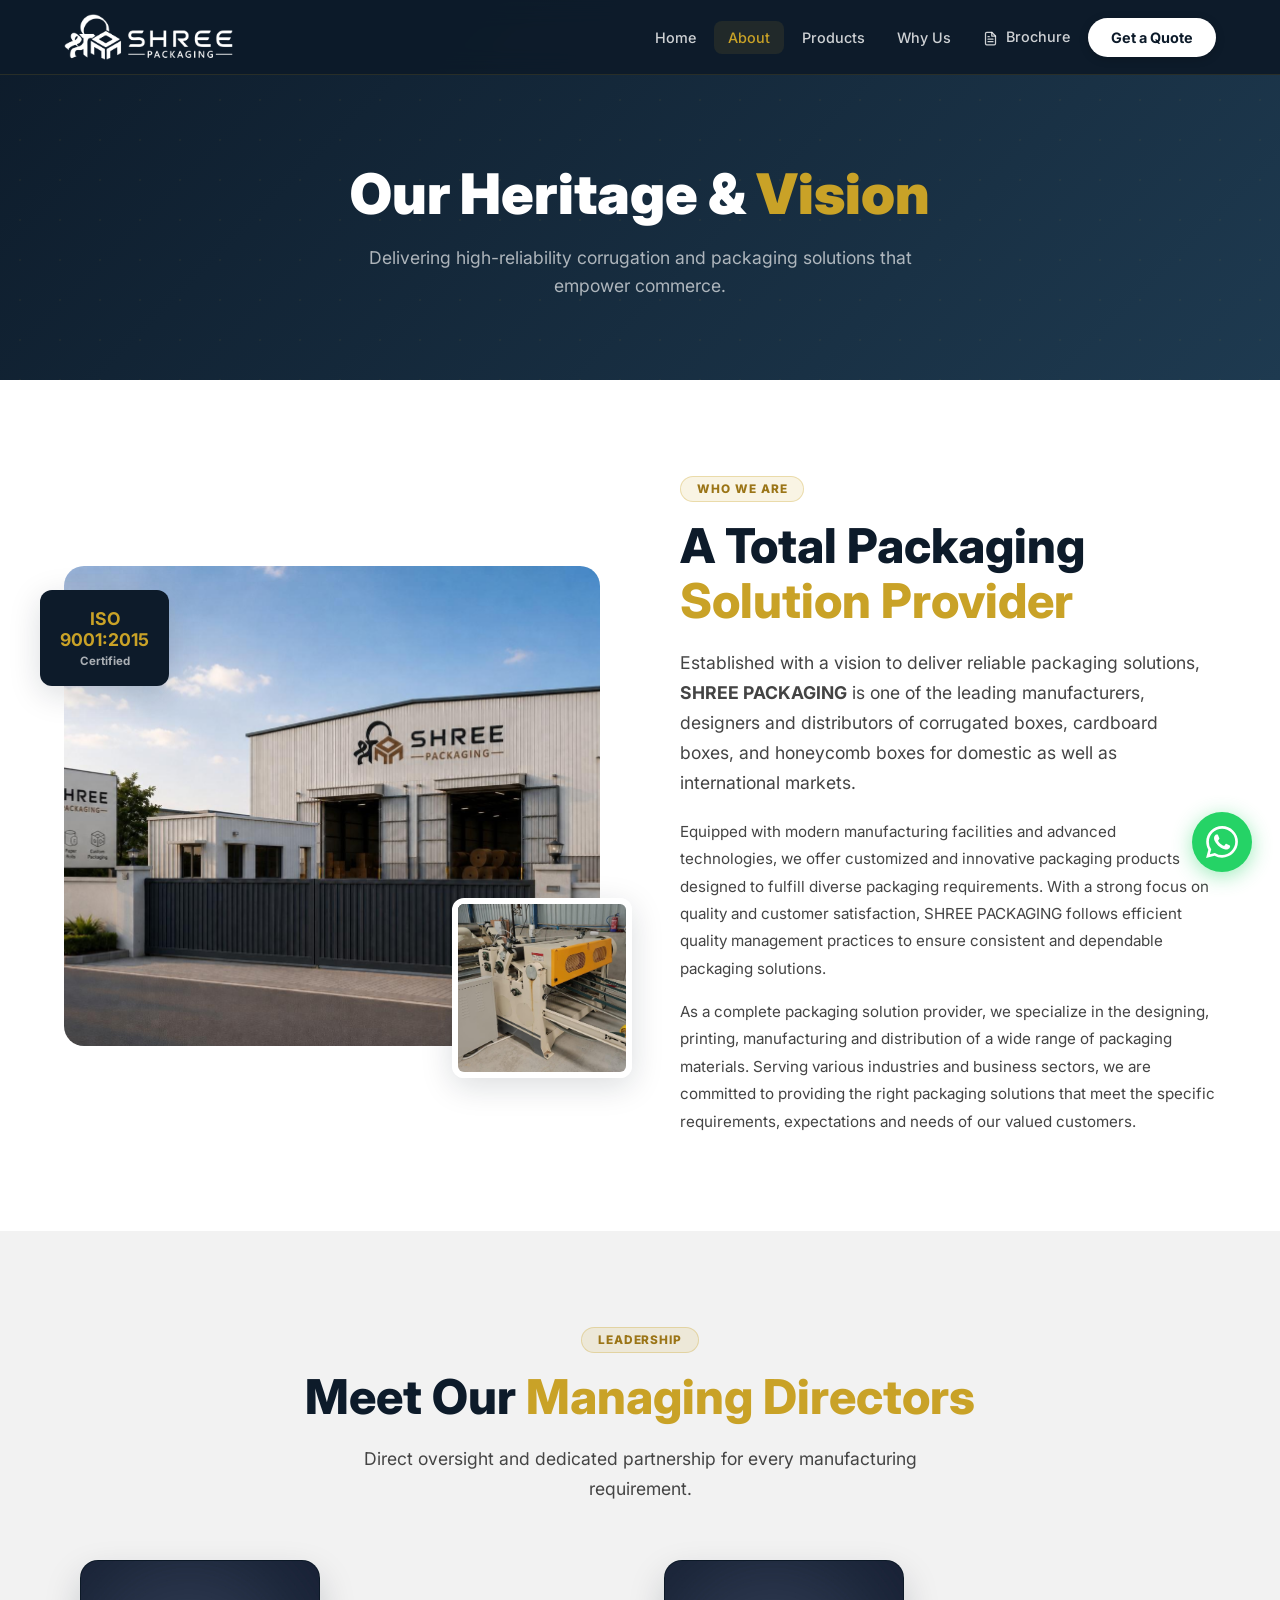
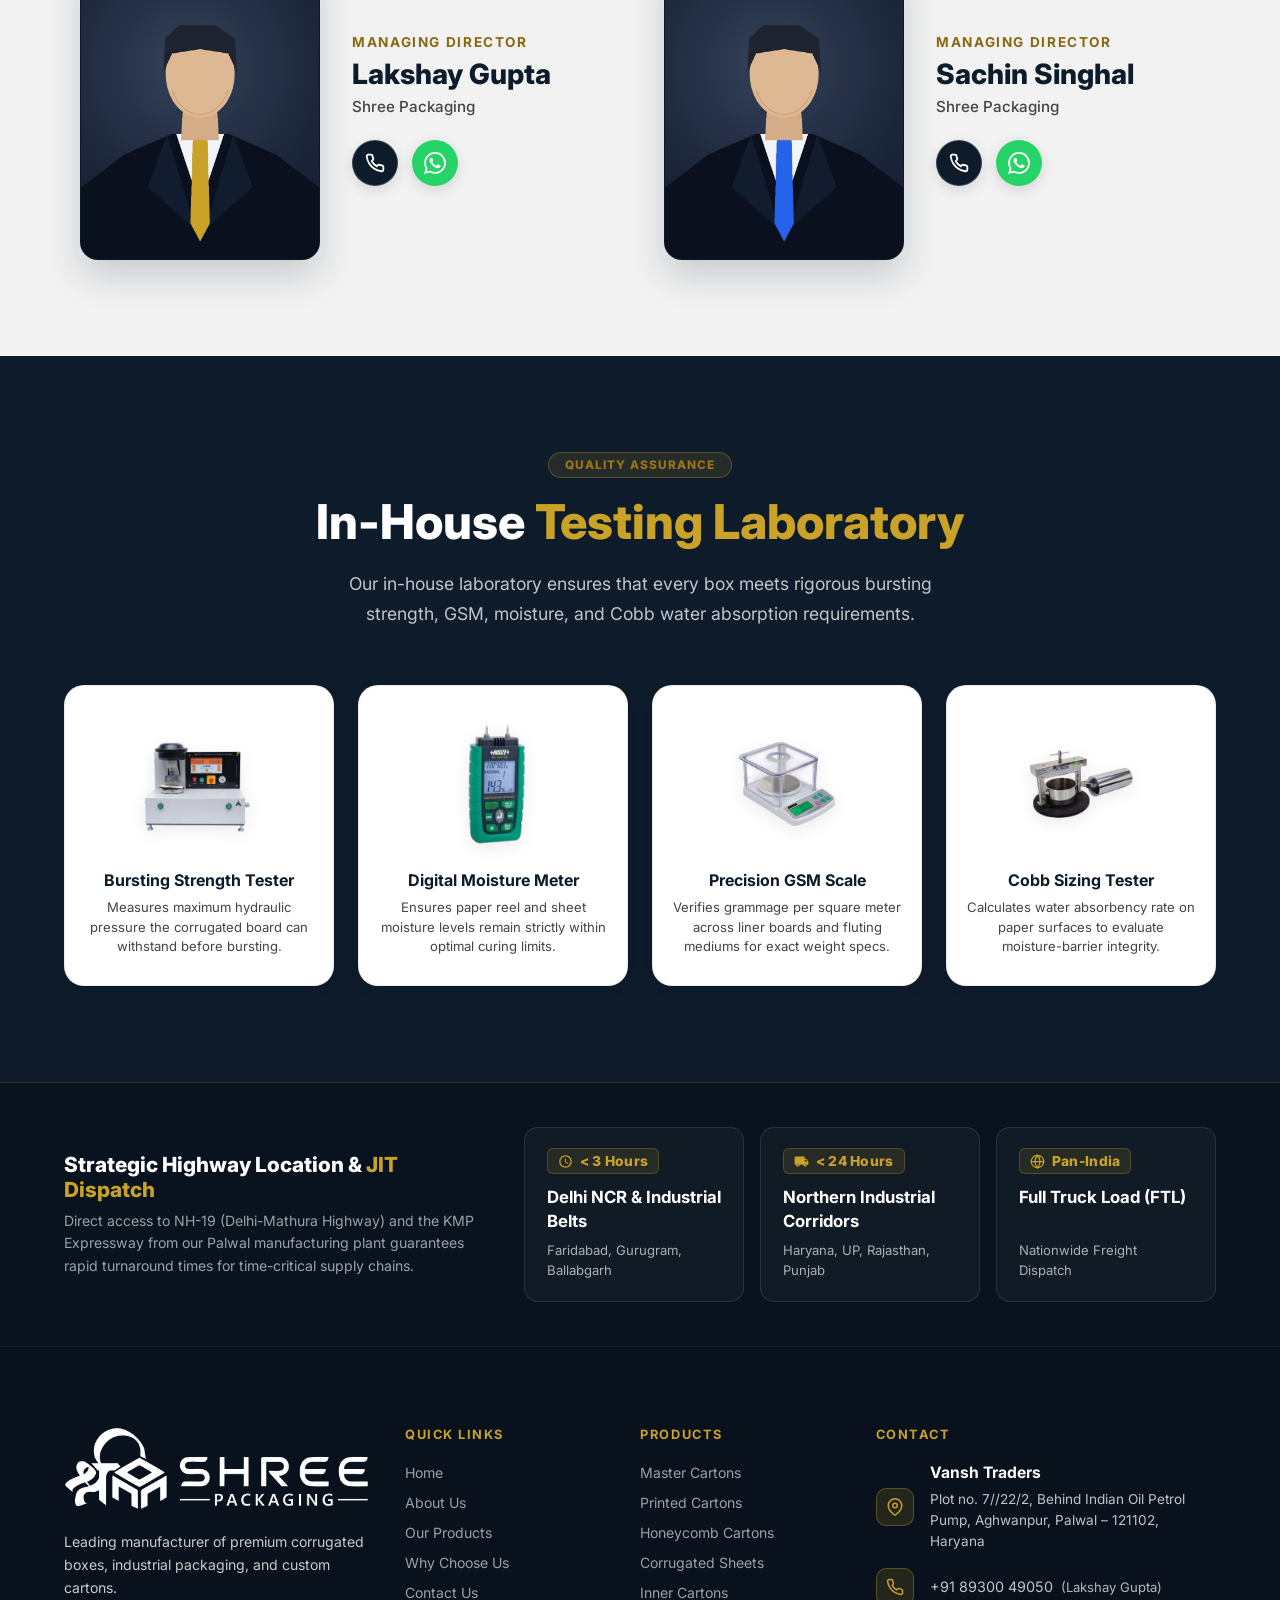
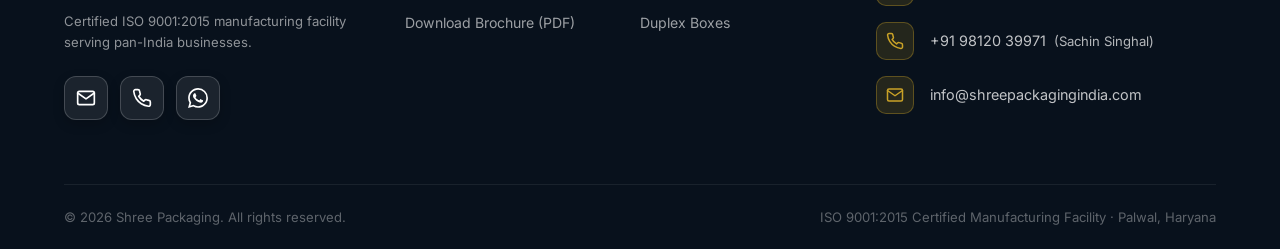
<file: about.html>
<!DOCTYPE html>
<html lang="en">
<head>
<meta charset="UTF-8">
<meta name="viewport" content="width=device-width, initial-scale=1.0">
<title>About Us | Shree Packaging – Company Profile, Leadership & Quality</title>
<meta name="description" content="Learn about Shree Packaging – our vision, managing directors Lakshay Gupta & Sachin Singhal, and ISO 9001:2015 certified plant in Palwal.">
<link rel="icon" type="image/png" sizes="32x32" href="assets/images/favicon-32x32.png">
<link rel="icon" type="image/png" sizes="16x16" href="assets/images/favicon-16x16.png">
<link rel="apple-touch-icon" sizes="180x180" href="assets/images/apple-touch-icon.png">
<link rel="shortcut icon" href="favicon.ico">
<link rel="preconnect" href="https://fonts.googleapis.com">
<link rel="preconnect" href="https://fonts.gstatic.com" crossorigin>
<link href="https://fonts.googleapis.com/css2?family=Inter:wght@400;500;600;700;800;900&display=swap" rel="stylesheet">
<link rel="stylesheet" href="assets/css/style.css?v=4.1">
<script>
  (function() {
    var p = window.location.pathname;
    if (p.endsWith('/index.html') || p === '/index' || p.endsWith('/index')) {
      window.history.replaceState(null, '', (p.replace(/\/?index(\.html)?$/, '') || '/') + window.location.search + window.location.hash);
    } else if (p.endsWith('.html')) {
      window.history.replaceState(null, '', p.replace(/\.html$/, '') + window.location.search + window.location.hash);
    }
    document.addEventListener('DOMContentLoaded', function() {
      var y = new Date().getFullYear();
      document.querySelectorAll('.current-year').forEach(function(el) { el.textContent = y; });
    });
    // Instant hover/touch prefetch so page loads in 0ms on click
    function prefetchLink(e) {
      var a = e.target.closest('a');
      if (a && a.href && a.origin === location.origin && !a.dataset.prefetched && !a.href.endsWith('.pdf')) {
        a.dataset.prefetched = 'true';
        var link = document.createElement('link');
        link.rel = 'prefetch';
        link.href = a.href;
        document.head.appendChild(link);
      }
    }
    document.addEventListener('mouseover', prefetchLink, { passive: true });
    document.addEventListener('touchstart', prefetchLink, { passive: true });
  })();
</script>
</head>
<body>

<header class="navbar" id="navbar">
  <div class="navbar__inner">
    <a href="/" class="navbar__logo">
      <img src="assets/images/logo_white.png" alt="Shree Packaging Logo">
    </a>
    <nav class="navbar__nav" id="nav">
      <a href="/" class="">Home</a>
      <a href="about" class="active">About</a>
      <a href="products" class="">Products</a>
      <a href="why-us" class="">Why Us</a>
      <a href="/brochure.pdf" target="_blank" rel="noopener noreferrer" class="navbar__brochure-btn" style="color:rgba(255,255,255,0.8);text-decoration:none;font-size:0.9rem;font-weight:500;padding:8px 14px;border-radius:8px;"><svg width="15" height="15" viewBox="0 0 24 24" fill="none" stroke="currentColor" stroke-width="2" stroke-linecap="round" stroke-linejoin="round" style="vertical-align:middle;margin-right:4px"><path d="M14 2H6a2 2 0 0 0-2 2v16a2 2 0 0 0 2 2h12a2 2 0 0 0 2-2V8z"></path><polyline points="14 2 14 8 20 8"></polyline><line x1="16" y1="13" x2="8" y2="13"></line><line x1="16" y1="17" x2="8" y2="17"></line><polyline points="10 9 9 9 8 9"></polyline></svg> Brochure</a>
      <a href="contact" class="navbar__cta ">Get a Quote</a>
    </nav>
    <button class="navbar__hamburger" id="hamburger" aria-label="Toggle navigation">
      <span></span><span></span><span></span>
    </button>
  </div>
</header>


<section class="page-hero">
  <h1 class="page-hero__title">Our Heritage &amp; <span style="color:var(--gold-light)">Vision</span></h1>
  <p class="page-hero__subtitle">Delivering high-reliability corrugation and packaging solutions that empower commerce.</p>
</section>

<!-- ABOUT STORY -->
<section class="section">
  <div class="container">
    <div class="about-intro__grid">
      <div class="about-intro__img-wrap" data-aos="fade-right">
        <img src="assets/images/facility_exterior.jpg" alt="Shree Packaging Main Facility" class="about-intro__img-main">
        <img src="assets/images/machine_corrugator.jpg" alt="Advanced Corrugating Equipment" class="about-intro__img-accent">
        <div class="iso-badge">
          <div class="iso-badge__title">ISO</div>
          <div class="iso-badge__title">9001:2015</div>
          <div class="iso-badge__sub">Certified</div>
        </div>
      </div>
      <div data-aos="fade-left">
        <div class="tag">Who We Are</div>
        <h2 class="section-title">A Total Packaging <span>Solution Provider</span></h2>
        <p class="section-subtitle" style="margin-bottom:20px">Established with a vision to deliver reliable packaging solutions, <strong>SHREE PACKAGING</strong> is one of the leading manufacturers, designers and distributors of corrugated boxes, cardboard boxes, and honeycomb boxes for domestic as well as international markets.</p>
        <p style="color:var(--dark-gray);line-height:1.8;font-size:0.95rem">Equipped with modern manufacturing facilities and advanced technologies, we offer customized and innovative packaging products designed to fulfill diverse packaging requirements. With a strong focus on quality and customer satisfaction, SHREE PACKAGING follows efficient quality management practices to ensure consistent and dependable packaging solutions.</p>
        <p style="color:var(--dark-gray);line-height:1.8;font-size:0.95rem;margin-top:16px">As a complete packaging solution provider, we specialize in the designing, printing, manufacturing and distribution of a wide range of packaging materials. Serving various industries and business sectors, we are committed to providing the right packaging solutions that meet the specific requirements, expectations and needs of our valued customers.</p>
      </div>
    </div>
  </div>
</section>

<!-- LEADERSHIP -->
<section class="section section--gray">
  <div class="container">
    <div class="text-center" data-aos="fade-up">
      <div class="tag">Leadership</div>
      <h2 class="section-title">Meet Our <span>Managing Directors</span></h2>
      <p class="section-subtitle">Direct oversight and dedicated partnership for every manufacturing requirement.</p>
    </div>
    <div class="team-grid">
      <div class="team-card" data-aos="fade-up" data-delay="0">
        <div class="team-card__photo-wrapper">
          <img src="assets/images/director_lakshay.jpg" alt="Lakshay Gupta - Managing Director" class="team-card__photo">
        </div>
        <div class="team-card__content">
          <div class="team-card__role">Managing Director</div>
          <h3 class="team-card__name">Lakshay Gupta</h3>
          <p class="team-card__company">Shree Packaging</p>
          <div class="team-card__actions">
            <a href="tel:8930049050" class="btn-director-icon btn-director-icon--call" title="Call Lakshay Gupta" aria-label="Call Lakshay Gupta">
              <svg width="20" height="20" viewBox="0 0 24 24" fill="none" stroke="currentColor" stroke-width="2.2" stroke-linecap="round" stroke-linejoin="round"><path d="M22 16.92v3a2 2 0 0 1-2.18 2 19.79 19.79 0 0 1-8.63-3.07 19.5 19.5 0 0 1-6-6 19.79 19.79 0 0 1-3.07-8.67A2 2 0 0 1 4.11 2h3a2 2 0 0 1 2 1.72 12.84 12.84 0 0 0 .7 2.81 2 2 0 0 1-.45 2.11L8.09 9.91a16 16 0 0 0 6 6l1.27-1.27a2 2 0 0 1 2.11-.45 12.84 12.84 0 0 0 2.81.7A2 2 0 0 1 22 16.92z"></path></svg>
            </a>
            <a href="https://wa.me/918930049050" target="_blank" rel="noopener noreferrer" class="btn-director-icon btn-director-icon--wa" title="WhatsApp Lakshay Gupta" aria-label="WhatsApp Lakshay Gupta">
              <svg width="22" height="22" viewBox="0 0 24 24" fill="white"><path d="M17.472 14.382c-.297-.149-1.758-.867-2.03-.967-.273-.099-.471-.148-.67.15-.197.297-.767.966-.94 1.164-.173.199-.347.223-.644.075-.297-.15-1.255-.463-2.39-1.475-.883-.788-1.48-1.761-1.653-2.059-.173-.297-.018-.458.13-.606.134-.133.298-.347.446-.52.149-.174.198-.298.298-.497.099-.198.05-.371-.025-.52-.075-.149-.669-1.612-.916-2.207-.242-.579-.487-.5-.669-.51-.173-.008-.371-.01-.57-.01-.198 0-.52.074-.792.372-.272.297-1.04 1.016-1.04 2.479 0 1.462 1.065 2.875 1.213 3.074.149.198 2.096 3.2 5.077 4.487.709.306 1.262.489 1.694.625.712.227 1.36.195 1.871.118.571-.085 1.758-.719 2.006-1.413.248-.694.248-1.289.173-1.413-.074-.124-.272-.198-.57-.347m-5.421 7.403h-.004a9.87 9.87 0 01-5.031-1.378l-.361-.214-3.741.982.998-3.648-.235-.374a9.86 9.86 0 01-1.51-5.26c.001-5.45 4.436-9.884 9.888-9.884 2.64 0 5.122 1.03 6.988 2.898a9.825 9.825 0 012.893 6.994c-.003 5.45-4.437 9.884-9.885 9.884m8.413-18.297A11.815 11.815 0 0012.05 0C5.495 0 .16 5.335.157 11.892c0 2.096.547 4.142 1.588 5.945L.057 24l6.305-1.654a11.882 11.882 0 005.683 1.448h.005c6.554 0 11.89-5.335 11.893-11.893a11.821 11.821 0 00-3.48-8.413z"/></svg>
            </a>
          </div>
        </div>
      </div>
      <div class="team-card" data-aos="fade-up" data-delay="100">
        <div class="team-card__photo-wrapper">
          <img src="assets/images/director_sachin.jpg" alt="Sachin Singhal - Managing Director" class="team-card__photo">
        </div>
        <div class="team-card__content">
          <div class="team-card__role">Managing Director</div>
          <h3 class="team-card__name">Sachin Singhal</h3>
          <p class="team-card__company">Shree Packaging</p>
          <div class="team-card__actions">
            <a href="tel:9812039971" class="btn-director-icon btn-director-icon--call" title="Call Sachin Singhal" aria-label="Call Sachin Singhal">
              <svg width="20" height="20" viewBox="0 0 24 24" fill="none" stroke="currentColor" stroke-width="2.2" stroke-linecap="round" stroke-linejoin="round"><path d="M22 16.92v3a2 2 0 0 1-2.18 2 19.79 19.79 0 0 1-8.63-3.07 19.5 19.5 0 0 1-6-6 19.79 19.79 0 0 1-3.07-8.67A2 2 0 0 1 4.11 2h3a2 2 0 0 1 2 1.72 12.84 12.84 0 0 0 .7 2.81 2 2 0 0 1-.45 2.11L8.09 9.91a16 16 0 0 0 6 6l1.27-1.27a2 2 0 0 1 2.11-.45 12.84 12.84 0 0 0 2.81.7A2 2 0 0 1 22 16.92z"></path></svg>
            </a>
            <a href="https://wa.me/919812039971" target="_blank" rel="noopener noreferrer" class="btn-director-icon btn-director-icon--wa" title="WhatsApp Sachin Singhal" aria-label="WhatsApp Sachin Singhal">
              <svg width="22" height="22" viewBox="0 0 24 24" fill="white"><path d="M17.472 14.382c-.297-.149-1.758-.867-2.03-.967-.273-.099-.471-.148-.67.15-.197.297-.767.966-.94 1.164-.173.199-.347.223-.644.075-.297-.15-1.255-.463-2.39-1.475-.883-.788-1.48-1.761-1.653-2.059-.173-.297-.018-.458.13-.606.134-.133.298-.347.446-.52.149-.174.198-.298.298-.497.099-.198.05-.371-.025-.52-.075-.149-.669-1.612-.916-2.207-.242-.579-.487-.5-.669-.51-.173-.008-.371-.01-.57-.01-.198 0-.52.074-.792.372-.272.297-1.04 1.016-1.04 2.479 0 1.462 1.065 2.875 1.213 3.074.149.198 2.096 3.2 5.077 4.487.709.306 1.262.489 1.694.625.712.227 1.36.195 1.871.118.571-.085 1.758-.719 2.006-1.413.248-.694.248-1.289.173-1.413-.074-.124-.272-.198-.57-.347m-5.421 7.403h-.004a9.87 9.87 0 01-5.031-1.378l-.361-.214-3.741.982.998-3.648-.235-.374a9.86 9.86 0 01-1.51-5.26c.001-5.45 4.436-9.884 9.888-9.884 2.64 0 5.122 1.03 6.988 2.898a9.825 9.825 0 012.893 6.994c-.003 5.45-4.437 9.884-9.885 9.884m8.413-18.297A11.815 11.815 0 0012.05 0C5.495 0 .16 5.335.157 11.892c0 2.096.547 4.142 1.588 5.945L.057 24l6.305-1.654a11.882 11.882 0 005.683 1.448h.005c6.554 0 11.89-5.335 11.893-11.893a11.821 11.821 0 00-3.48-8.413z"/></svg>
            </a>
          </div>
        </div>
      </div>
    </div>
  </div>
</section>

<!-- IN HOUSE LAB SECTION -->
<section class="section section--dark">
  <div class="container">
    <div class="text-center" data-aos="fade-up">
      <div class="tag">Quality Assurance</div>
      <h2 class="section-title">In-House <span>Testing Laboratory</span></h2>
      <p class="section-subtitle">Our in-house laboratory ensures that every box meets rigorous bursting strength, GSM, moisture, and Cobb water absorption requirements.</p>
    </div>
    <div class="instruments-grid">
      <div class="instrument-card" data-aos="fade-up" data-delay="0">
        <div class="instrument-card__img"><img src="assets/images/lab_bursting_tester.png" alt="Pneumatic Bursting Strength Machine"></div>
        <div class="instrument-card__title">Bursting Strength Tester</div>
        <div class="instrument-card__desc">Measures maximum hydraulic pressure the corrugated board can withstand before bursting.</div>
      </div>
      <div class="instrument-card" data-aos="fade-up" data-delay="100">
        <div class="instrument-card__img"><img src="assets/images/lab_moisture_meter.png" alt="Digital Moisture Meter"></div>
        <div class="instrument-card__title">Digital Moisture Meter</div>
        <div class="instrument-card__desc">Ensures paper reel and sheet moisture levels remain strictly within optimal curing limits.</div>
      </div>
      <div class="instrument-card" data-aos="fade-up" data-delay="200">
        <div class="instrument-card__img"><img src="assets/images/lab_gsm_tester.png" alt="Electronic GSM Balance"></div>
        <div class="instrument-card__title">Precision GSM Scale</div>
        <div class="instrument-card__desc">Verifies grammage per square meter across liner boards and fluting mediums for exact weight specs.</div>
      </div>
      <div class="instrument-card" data-aos="fade-up" data-delay="300">
        <div class="instrument-card__img"><img src="assets/images/lab_cobb_tester.png" alt="Cobb Sizing Tester"></div>
        <div class="instrument-card__title">Cobb Sizing Tester</div>
        <div class="instrument-card__desc">Calculates water absorbency rate on paper surfaces to evaluate moisture-barrier integrity.</div>
      </div>
    </div>
  </div>
</section>

<!-- REGIONAL LOGISTICS CORRIDOR -->
<section class="logistics-corridor">
  <div class="container">
    <div class="logistics-corridor__inner">
      <div>
        <h3 class="logistics-corridor__title">Strategic Highway Location &amp; <span>JIT Dispatch</span></h3>
        <p class="logistics-corridor__desc">Direct access to NH-19 (Delhi-Mathura Highway) and the KMP Expressway from our Palwal manufacturing plant guarantees rapid turnaround times for time-critical supply chains.</p>
      </div>
      <div class="logistics-hubs">
        <div class="logistics-hub">
          <div class="logistics-hub__time">
            <svg width="15" height="15" viewBox="0 0 24 24" fill="currentColor"><path d="M11.99 2C6.47 2 2 6.48 2 12s4.47 10 9.99 10C17.52 22 22 17.52 22 12S17.52 2 11.99 2zM12 20c-4.42 0-8-3.58-8-8s3.58-8 8-8 8 3.58 8 8-3.58 8-8 8zm.5-13H11v6l5.25 3.15.75-1.23-4.5-2.67z"/></svg>
            &lt; 3 Hours
          </div>
          <div class="logistics-hub__region">Delhi NCR &amp; Industrial Belts</div>
          <div class="logistics-hub__note">Faridabad, Gurugram, Ballabgarh</div>
        </div>
        <div class="logistics-hub">
          <div class="logistics-hub__time">
            <svg width="15" height="15" viewBox="0 0 24 24" fill="currentColor"><path d="M20 8h-3V4H3c-1.1 0-2 .9-2 2v11h2c0 1.66 1.34 3 3 3s3-1.34 3-3h6c0 1.66 1.34 3 3 3s3-1.34 3-3h2v-5l-3-4zm-.5 1.5l1.96 2.5H17V9.5h2.5zM6 18c-.55 0-1-.45-1-1s.45-1 1-1 1 .45 1 1-.45 1-1 1zm13 0c-.55 0-1-.45-1-1s.45-1 1-1 1 .45 1 1-.45 1-1 1z"/></svg>
            &lt; 24 Hours
          </div>
          <div class="logistics-hub__region">Northern Industrial Corridors</div>
          <div class="logistics-hub__note">Haryana, UP, Rajasthan, Punjab</div>
        </div>
        <div class="logistics-hub">
          <div class="logistics-hub__time">
            <svg width="15" height="15" viewBox="0 0 24 24" fill="none" stroke="currentColor" stroke-width="2" stroke-linecap="round" stroke-linejoin="round"><circle cx="12" cy="12" r="10"></circle><line x1="2" y1="12" x2="22" y2="12"></line><path d="M12 2a15.3 15.3 0 0 1 4 10 15.3 15.3 0 0 1-4 10 15.3 15.3 0 0 1-4-10 15.3 15.3 0 0 1 4-10z"></path></svg>
            Pan-India
          </div>
          <div class="logistics-hub__region">Full Truck Load (FTL)</div>
          <div class="logistics-hub__note">Nationwide Freight Dispatch</div>
        </div>
      </div>
    </div>
  </div>
</section>

<footer class="footer">
  <div class="container">
    <div class="footer__grid">
      <div>
        <div class="footer__logo">
          <img src="assets/images/logo_white.png" alt="Shree Packaging">
        </div>
        <p class="footer__about">Leading manufacturer of premium corrugated boxes, industrial packaging, and custom cartons.</p>
        <p class="footer__cert">Certified ISO 9001:2015 manufacturing facility serving pan-India businesses.</p>

        <div class="footer__social">
          <a href="mailto:info@shreepackagingindia.com" class="social-link social-link--email" title="Email: info@shreepackagingindia.com" aria-label="Email"><svg class="social-icon-default" width="20" height="20" viewBox="0 0 24 24" fill="none" stroke="currentColor" stroke-width="2" stroke-linecap="round" stroke-linejoin="round"><path d="M4 4h16c1.1 0 2 .9 2 2v12c0 1.1-.9 2-2 2H4c-1.1 0-2-.9-2-2V6c0-1.1.9-2 2-2z"></path><polyline points="22,6 12,13 2,6"></polyline></svg><svg class="social-icon-hover" width="20" height="20" viewBox="0 -31.5 256 256" preserveAspectRatio="xMidYMid"><g><path d="M58.1818182,192.049515 L58.1818182,93.1404244 L27.5066233,65.0770089 L0,49.5040608 L0,174.59497 C0,184.253152 7.82545455,192.049515 L17.4545455,192.049515 L58.1818182,192.049515 Z" fill="#4285F4"></path><path d="M197.818182,192.049515 L238.545455,192.049515 C248.203636,192.049515 256,184.224061 256,174.59497 L256,49.5040608 L224.844415,67.3422767 L197.818182,93.1404244 L197.818182,192.049515 Z" fill="#34A853"></path><polygon fill="#EA4335" points="58.1818182 93.1404244 54.0077618 54.4932827 58.1818182 17.5040608 128 69.8676972 197.818182 17.5040608 202.487488 52.4960089 197.818182 93.1404244 128 145.504061"></polygon><path d="M197.818182,17.5040608 L197.818182,93.1404244 L256,49.5040608 L256,26.2313335 C256,4.64587897 231.36,-7.65957557 214.109091,5.28587897 L197.818182,17.5040608 Z" fill="#FBBC04"></path><path d="M0,49.5040608 L26.7588051,69.5731646 L58.1818182,93.1404244 L58.1818182,17.5040608 L41.8909091,5.28587897 C24.6109091,-7.65957557 0,4.64587897 0,26.2313335 L0,49.5040608 Z" fill="#C5221F"></path></g></svg></a>
          <a href="tel:8930049050" class="social-link social-link--call" title="Call: +91 89300 49050" aria-label="Call"><svg width="20" height="20" viewBox="0 0 24 24" fill="none" stroke="currentColor" stroke-width="2" stroke-linecap="round" stroke-linejoin="round"><path d="M22 16.92v3a2 2 0 0 1-2.18 2 19.79 19.79 0 0 1-8.63-3.07 19.5 19.5 0 0 1-6-6 19.79 19.79 0 0 1-3.07-8.67A2 2 0 0 1 4.11 2h3a2 2 0 0 1 2 1.72 12.84 12.84 0 0 0 .7 2.81 2 2 0 0 1-.45 2.11L8.09 9.91a16 16 0 0 0 6 6l1.27-1.27a2 2 0 0 1 2.11-.45 12.84 12.84 0 0 0 2.81.7A2 2 0 0 1 22 16.92z"></path></svg></a>
          <a href="https://wa.me/918930049050" target="_blank" class="social-link social-link--whatsapp" title="WhatsApp Us" aria-label="WhatsApp"><svg width="20" height="20" viewBox="0 0 24 24" fill="currentColor"><path d="M17.472 14.382c-.297-.149-1.758-.867-2.03-.967-.273-.099-.471-.148-.67.15-.197.297-.767.966-.94 1.164-.173.199-.347.223-.644.075-.297-.15-1.255-.463-2.39-1.475-.883-.788-1.48-1.761-1.653-2.059-.173-.297-.018-.458.13-.606.134-.133.298-.347.446-.52.149-.174.198-.298.298-.497.099-.198.05-.371-.025-.52-.075-.149-.669-1.612-.916-2.207-.242-.579-.487-.5-.669-.51-.173-.008-.371-.01-.57-.01-.198 0-.52.074-.792.372-.272.297-1.04 1.016-1.04 2.479 0 1.462 1.065 2.875 1.213 3.074.149.198 2.096 3.2 5.077 4.487.709.306 1.262.489 1.694.625.712.227 1.36.195 1.871.118.571-.085 1.758-.719 2.006-1.413.248-.694.248-1.289.173-1.413-.074-.124-.272-.198-.57-.347m-5.421 7.403h-.004a9.87 9.87 0 01-5.031-1.378l-.361-.214-3.741.982.998-3.648-.235-.374a9.86 9.86 0 01-1.51-5.26c.001-5.45 4.436-9.884 9.888-9.884 2.64 0 5.122 1.03 6.988 2.898a9.825 9.825 0 012.893 6.994c-.003 5.45-4.437 9.884-9.885 9.884m8.413-18.297A11.815 11.815 0 0012.05 0C5.495 0 .16 5.335.157 11.892c0 2.096.547 4.142 1.588 5.945L.057 24l6.305-1.654a11.882 11.882 0 005.683 1.448h.005c6.554 0 11.89-5.335 11.893-11.893a11.821 11.821 0 00-3.48-8.413z"/></svg></a>
        </div>
      </div>
      <div>
        <h4 class="footer__heading">Quick Links</h4>
        <ul class="footer__links">
          <li><a href="/">Home</a></li>
          <li><a href="about">About Us</a></li>
          <li><a href="products">Our Products</a></li>
          <li><a href="why-us">Why Choose Us</a></li>
          <li><a href="contact">Contact Us</a></li>
          <li><a href="/brochure.pdf" target="_blank" rel="noopener noreferrer">Download Brochure (PDF)</a></li>
        </ul>
      </div>
      <div>
        <h4 class="footer__heading">Products</h4>
        <ul class="footer__links">
          <li><a href="products#master">Master Cartons</a></li>
          <li><a href="products#printed">Printed Cartons</a></li>
          <li><a href="products#honeycomb">Honeycomb Cartons</a></li>
          <li><a href="products#sheets">Corrugated Sheets</a></li>
          <li><a href="products#inner">Inner Cartons</a></li>
          <li><a href="products#duplex">Duplex Boxes</a></li>
        </ul>
      </div>
      <div>
        <h4 class="footer__heading">Contact</h4>
        <div class="footer__contact-item">
          <span class="footer__contact-icon"><svg width="20" height="20" viewBox="0 0 24 24" fill="none" stroke="currentColor" stroke-width="2" stroke-linecap="round" stroke-linejoin="round"><path d="M21 10c0 7-9 13-9 13s-9-6-9-13a9 9 0 0 1 18 0z"></path><circle cx="12" cy="10" r="3"></circle></svg></span>
          <div>
            <strong class="footer__contact-address-name">Vansh Traders</strong>
            <span class="footer__contact-address-body">Plot no. 7//22/2, Behind Indian Oil Petrol Pump, Aghwanpur, Palwal – 121102, Haryana</span>
          </div>
        </div>
        <div class="footer__contact-item">
          <span class="footer__contact-icon"><svg width="20" height="20" viewBox="0 0 24 24" fill="none" stroke="currentColor" stroke-width="2" stroke-linecap="round" stroke-linejoin="round"><path d="M22 16.92v3a2 2 0 0 1-2.18 2 19.79 19.79 0 0 1-8.63-3.07 19.5 19.5 0 0 1-6-6 19.79 19.79 0 0 1-3.07-8.67A2 2 0 0 1 4.11 2h3a2 2 0 0 1 2 1.72 12.84 12.84 0 0 0 .7 2.81 2 2 0 0 1-.45 2.11L8.09 9.91a16 16 0 0 0 6 6l1.27-1.27a2 2 0 0 1 2.11-.45 12.84 12.84 0 0 0 2.81.7A2 2 0 0 1 22 16.92z"></path></svg></span>
          <div>
            <a href="tel:8930049050" style="color:inherit;text-decoration:none">+91 89300 49050</a> <span class="footer__phone-name">(Lakshay&nbsp;Gupta)</span>
          </div>
        </div>
        <div class="footer__contact-item">
          <span class="footer__contact-icon"><svg width="20" height="20" viewBox="0 0 24 24" fill="none" stroke="currentColor" stroke-width="2" stroke-linecap="round" stroke-linejoin="round"><path d="M22 16.92v3a2 2 0 0 1-2.18 2 19.79 19.79 0 0 1-8.63-3.07 19.5 19.5 0 0 1-6-6 19.79 19.79 0 0 1-3.07-8.67A2 2 0 0 1 4.11 2h3a2 2 0 0 1 2 1.72 12.84 12.84 0 0 0 .7 2.81 2 2 0 0 1-.45 2.11L8.09 9.91a16 16 0 0 0 6 6l1.27-1.27a2 2 0 0 1 2.11-.45 12.84 12.84 0 0 0 2.81.7A2 2 0 0 1 22 16.92z"></path></svg></span>
          <div>
            <a href="tel:9812039971" style="color:inherit;text-decoration:none">+91 98120 39971</a> <span class="footer__phone-name">(Sachin&nbsp;Singhal)</span>
          </div>
        </div>
        <div class="footer__contact-item">
          <span class="footer__contact-icon"><svg width="20" height="20" viewBox="0 0 24 24" fill="none" stroke="currentColor" stroke-width="2" stroke-linecap="round" stroke-linejoin="round"><path d="M4 4h16c1.1 0 2 .9 2 2v12c0 1.1-.9 2-2 2H4c-1.1 0-2-.9-2-2V6c0-1.1.9-2 2-2z"></path><polyline points="22,6 12,13 2,6"></polyline></svg></span>
          <span><a href="mailto:info@shreepackagingindia.com" style="color:inherit;text-decoration:none">info@shreepackagingindia.com</a></span>
        </div>
      </div>
    </div>
    <div class="footer__bottom">
      <span>© <span class="current-year">2026</span> Shree Packaging. All rights reserved.</span>
      <span>ISO 9001:2015 Certified Manufacturing Facility · Palwal, Haryana</span>
    </div>
  </div>
</footer>

<!-- Floating WhatsApp -->
<a href="https://wa.me/918930049050?text=Hello%20Shree%20Packaging%2C%20I%20am%20interested%20in%20your%20packaging%20products." 
   target="_blank" 
   class="floating-wa"
   title="Chat on WhatsApp"
   aria-label="Chat on WhatsApp">
  <svg width="32" height="32" viewBox="0 0 24 24" fill="white"><path d="M17.472 14.382c-.297-.149-1.758-.867-2.03-.967-.273-.099-.471-.148-.67.15-.197.297-.767.966-.94 1.164-.173.199-.347.223-.644.075-.297-.15-1.255-.463-2.39-1.475-.883-.788-1.48-1.761-1.653-2.059-.173-.297-.018-.458.13-.606.134-.133.298-.347.446-.52.149-.174.198-.298.298-.497.099-.198.05-.371-.025-.52-.075-.149-.669-1.612-.916-2.207-.242-.579-.487-.5-.669-.51-.173-.008-.371-.01-.57-.01-.198 0-.52.074-.792.372-.272.297-1.04 1.016-1.04 2.479 0 1.462 1.065 2.875 1.213 3.074.149.198 2.096 3.2 5.077 4.487.709.306 1.262.489 1.694.625.712.227 1.36.195 1.871.118.571-.085 1.758-.719 2.006-1.413.248-.694.248-1.289.173-1.413-.074-.124-.272-.198-.57-.347m-5.421 7.403h-.004a9.87 9.87 0 01-5.031-1.378l-.361-.214-3.741.982.998-3.648-.235-.374a9.86 9.86 0 01-1.51-5.26c.001-5.45 4.436-9.884 9.888-9.884 2.64 0 5.122 1.03 6.988 2.898a9.825 9.825 0 012.893 6.994c-.003 5.45-4.437 9.884-9.885 9.884m8.413-18.297A11.815 11.815 0 0012.05 0C5.495 0 .16 5.335.157 11.892c0 2.096.547 4.142 1.588 5.945L.057 24l6.305-1.654a11.882 11.882 0 005.683 1.448h.005c6.554 0 11.89-5.335 11.893-11.893a11.821 11.821 0 00-3.48-8.413z"/></svg>
</a>
<button id="backToTop" onclick="window.scrollTo({top:0,behavior:'smooth'})" 
  style="display:none;position:fixed;bottom:100px;right:28px;z-index:9998;width:44px;height:44px;border-radius:50%;background:var(--navy);border:2px solid var(--gold-light);color:var(--gold-light);cursor:pointer;font-size:1.2rem;box-shadow:var(--shadow);"
  title="Back to top">↑</button>

<script>
const navbar = document.getElementById('navbar');
window.addEventListener('scroll', () => {
  navbar.classList.toggle('scrolled', window.scrollY > 50);
  const btt = document.getElementById('backToTop');
  if (btt) {
    btt.style.display = window.scrollY > 300 ? 'flex' : 'none';
    btt.style.alignItems = 'center';
    btt.style.justifyContent = 'center';
  }
});

const hamburger = document.getElementById('hamburger');
const nav = document.getElementById('nav');
if (hamburger && nav) {
  hamburger.addEventListener('click', () => {
    nav.classList.toggle('open');
    hamburger.classList.toggle('open');
  });
  nav.querySelectorAll('a').forEach(link => {
    link.addEventListener('click', () => {
      nav.classList.remove('open');
      hamburger.classList.remove('open');
    });
  });
}

// Immediately reveal elements in initial viewport so there is no lag or blank pause
const aosElements = document.querySelectorAll('[data-aos]');
const vh = window.innerHeight || document.documentElement.clientHeight;
aosElements.forEach(el => {
  const r = el.getBoundingClientRect();
  if (r.top < vh && r.bottom > 0) {
    el.classList.add('aos-animate');
  }
});

const observer = new IntersectionObserver((entries) => {
  entries.forEach(entry => {
    if (entry.isIntersecting) {
      const d = entry.target.dataset.delay ? parseInt(entry.target.dataset.delay, 10) : 0;
      if (d > 0) {
        setTimeout(() => entry.target.classList.add('aos-animate'), Math.min(d, 120));
      } else {
        entry.target.classList.add('aos-animate');
      }
      observer.unobserve(entry.target);
    }
  });
}, { threshold: 0.05, rootMargin: '40px 0px' });

aosElements.forEach(el => {
  if (!el.classList.contains('aos-animate')) observer.observe(el);
});

function animateCounter(el) {
  const target = parseInt(el.dataset.target);
  const suffix = el.dataset.suffix || '';
  const duration = 2000;
  const step = target / (duration / 16);
  let current = 0;
  const timer = setInterval(() => {
    current += step;
    if (current >= target) { current = target; clearInterval(timer); }
    el.textContent = Math.floor(current) + suffix;
  }, 16);
}
const counterObserver = new IntersectionObserver((entries) => {
  entries.forEach(entry => {
    if (entry.isIntersecting) {
      animateCounter(entry.target);
      counterObserver.unobserve(entry.target);
    }
  });
}, { threshold: 0.5 });
document.querySelectorAll('[data-target]').forEach(el => counterObserver.observe(el));
</script>

</body>
</html>
</file>
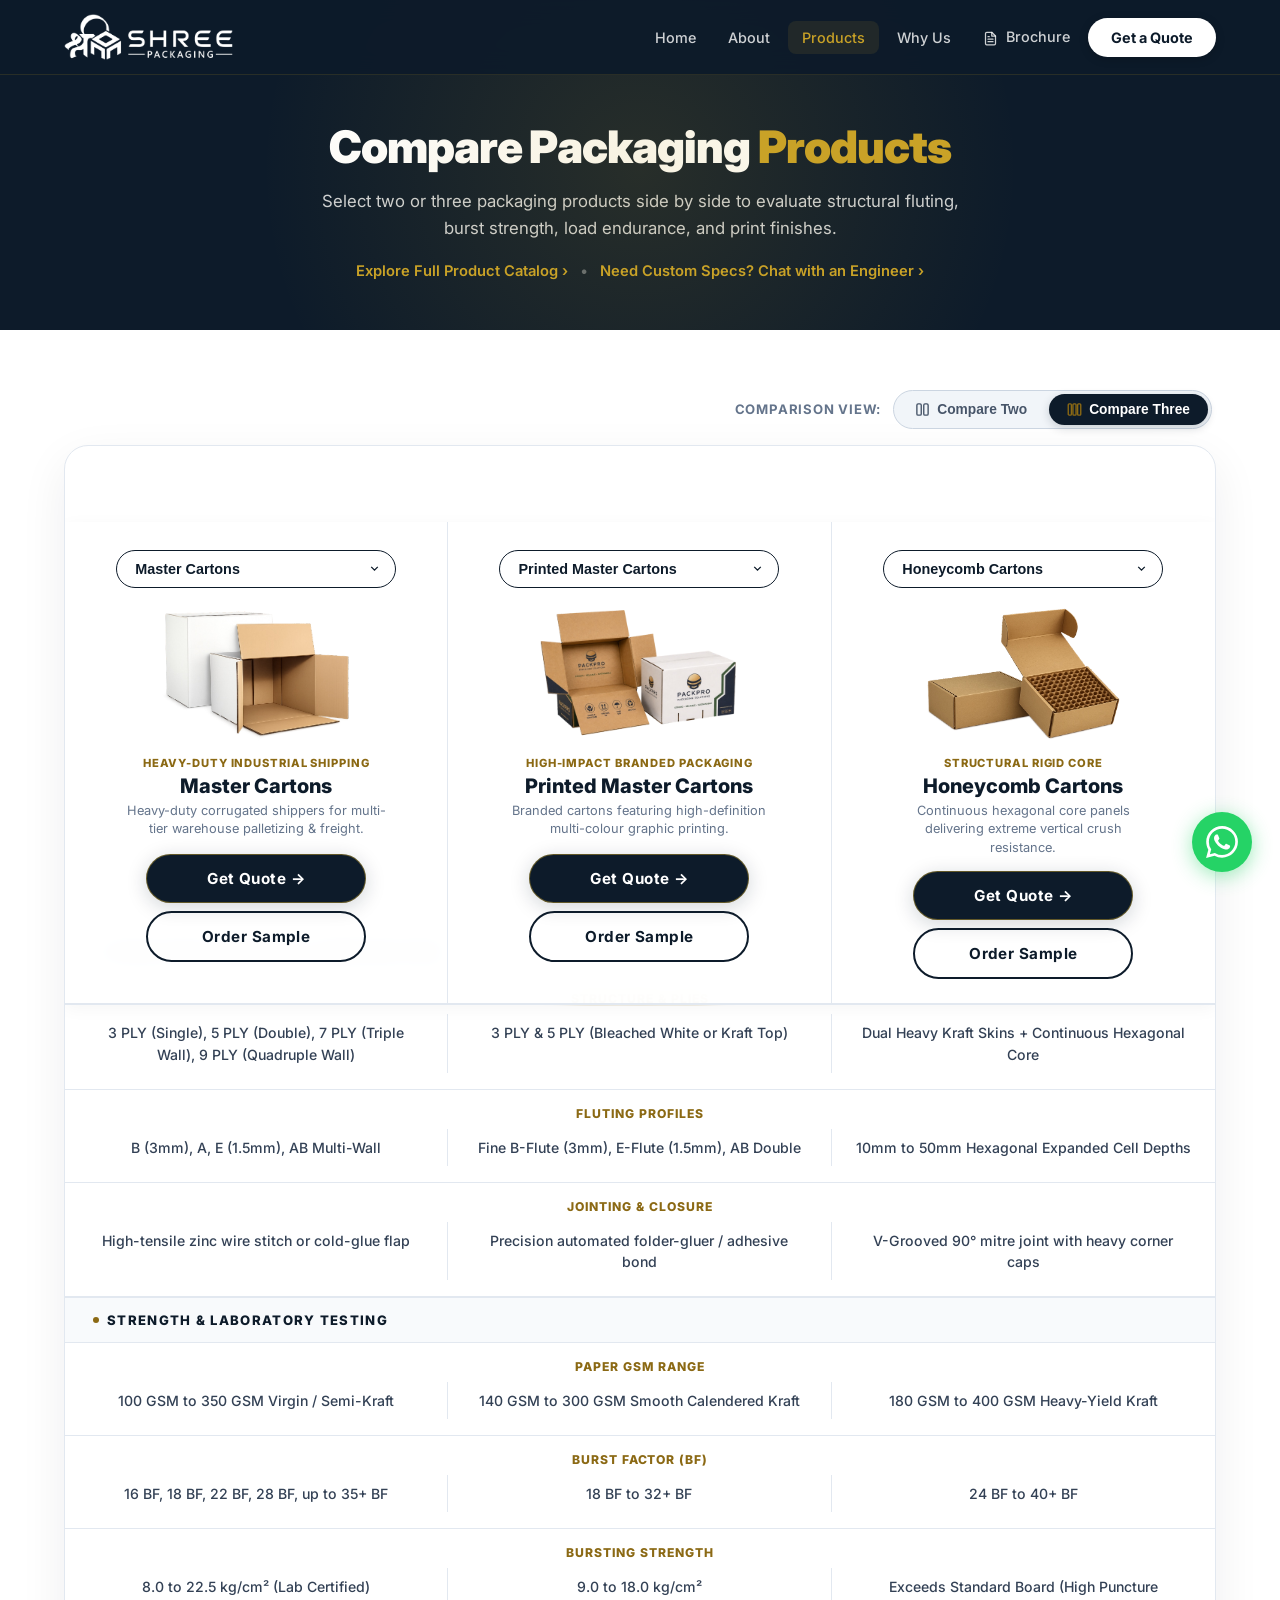
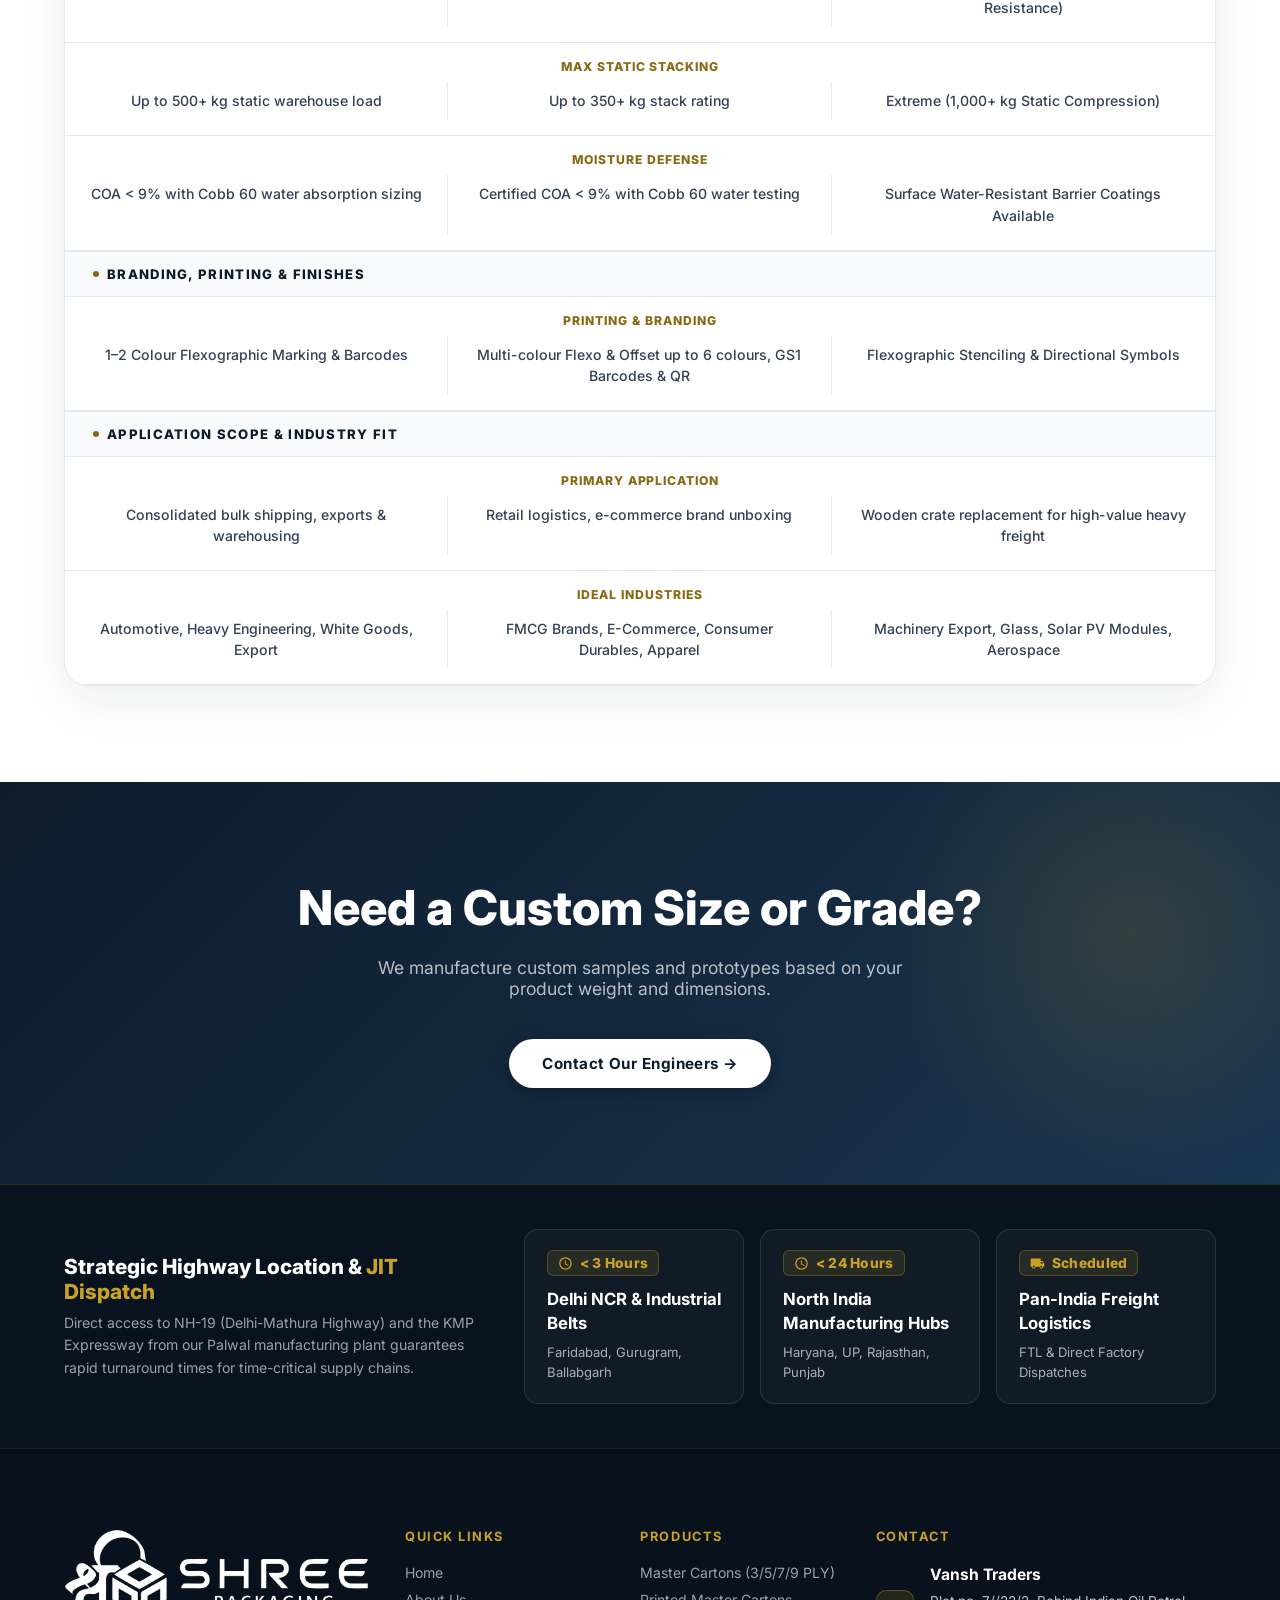
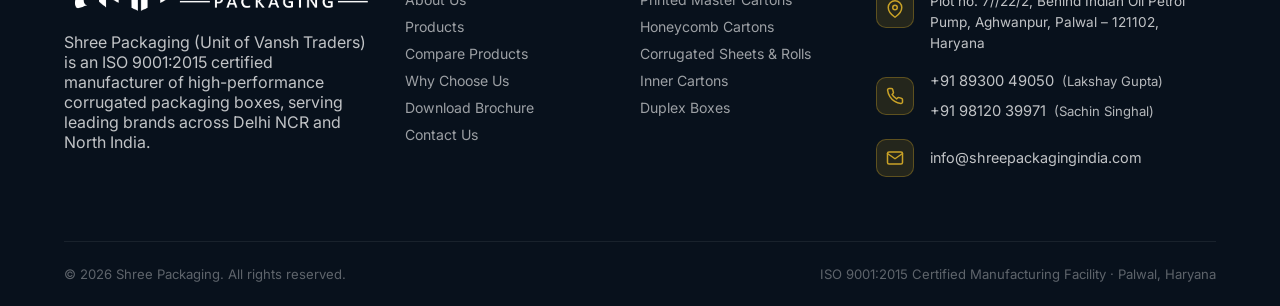
<file: compare.html>
<!DOCTYPE html>
<html lang="en">
<head>
<meta charset="UTF-8">
<meta name="viewport" content="width=device-width, initial-scale=1.0">
<title>Compare Packaging Products | Shree Packaging – Side-by-Side Specifications</title>
<meta name="description" content="Compare Shree Packaging corrugated box products side by side: Master Cartons, Printed Cartons, Honeycomb, Sheets, Inner Cartons, and Duplex Boxes across burst strength, GSM, and load capacity.">
<link rel="icon" type="image/png" sizes="32x32" href="assets/images/favicon-32x32.png">
<link rel="icon" type="image/png" sizes="16x16" href="assets/images/favicon-16x16.png">
<link rel="apple-touch-icon" sizes="180x180" href="assets/images/apple-touch-icon.png">
<link rel="shortcut icon" href="favicon.ico">
<link rel="preconnect" href="https://fonts.googleapis.com">
<link rel="preconnect" href="https://fonts.gstatic.com" crossorigin>
<link href="https://fonts.googleapis.com/css2?family=Inter:wght@400;500;600;700;800;900&display=swap" rel="stylesheet">
<link rel="stylesheet" href="assets/css/style.css?v=4.1">
<script>
  (function() {
    var p = window.location.pathname;
    if (p.endsWith('/index.html') || p === '/index' || p.endsWith('/index')) {
      window.history.replaceState(null, '', (p.replace(/\/?index(\.html)?$/, '') || '/') + window.location.search + window.location.hash);
    } else if (p.endsWith('.html')) {
      window.history.replaceState(null, '', p.replace(/\.html$/, '') + window.location.search + window.location.hash);
    }
    document.addEventListener('DOMContentLoaded', function() {
      var y = new Date().getFullYear();
      document.querySelectorAll('.current-year').forEach(function(el) { el.textContent = y; });
    });
    function prefetchLink(e) {
      var a = e.target.closest('a');
      if (a && a.href && a.origin === location.origin && !a.dataset.prefetched && !a.href.endsWith('.pdf')) {
        a.dataset.prefetched = 'true';
        var link = document.createElement('link');
        link.rel = 'prefetch';
        link.href = a.href;
        document.head.appendChild(link);
      }
    }
    document.addEventListener('mouseover', prefetchLink, { passive: true });
    document.addEventListener('touchstart', prefetchLink, { passive: true });
  })();
</script>
</head>
<body>

<header class="navbar" id="navbar">
  <div class="navbar__inner">
    <a href="/" class="navbar__logo">
      <img src="assets/images/logo_white.png" alt="Shree Packaging Logo">
    </a>
    <nav class="navbar__nav" id="nav">
      <a href="/" class="">Home</a>
      <a href="about" class="">About</a>
      <a href="products" class="active">Products</a>
      <a href="why-us" class="">Why Us</a>
      <a href="/brochure.pdf" target="_blank" rel="noopener noreferrer" class="navbar__brochure-btn" style="color:rgba(255,255,255,0.8);text-decoration:none;font-size:0.9rem;font-weight:500;padding:8px 14px;border-radius:8px;"><svg width="15" height="15" viewBox="0 0 24 24" fill="none" stroke="currentColor" stroke-width="2" stroke-linecap="round" stroke-linejoin="round" style="vertical-align:middle;margin-right:4px"><path d="M14 2H6a2 2 0 0 0-2 2v16a2 2 0 0 0 2 2h12a2 2 0 0 0 2-2V8z"></path><polyline points="14 2 14 8 20 8"></polyline><line x1="16" y1="13" x2="8" y2="13"></line><line x1="16" y1="17" x2="8" y2="17"></line><polyline points="10 9 9 9 8 9"></polyline></svg> Brochure</a>
      <a href="contact" class="navbar__cta ">Get a Quote</a>
    </nav>
    <button class="navbar__hamburger" id="hamburger" aria-label="Toggle navigation">
      <span></span><span></span><span></span>
    </button>
  </div>
</header>

<!-- HERO SECTION -->
<section class="apple-compare-hero">
  <div class="container text-center">
    <h1 class="apple-compare-title">Compare Packaging <span>Products</span></h1>
    <p class="apple-compare-subtitle" id="heroSubtitle">Select two or three packaging products side by side to evaluate structural fluting, burst strength, load endurance, and print finishes.</p>
    <div class="apple-compare-links">
      <a href="products" class="apple-link">Explore Full Product Catalog ›</a>
      <span class="apple-link-sep">•</span>
      <a href="contact" class="apple-link">Need Custom Specs? Chat with an Engineer ›</a>
    </div>
  </div>
</section>

<!-- 2/3 COLUMN APPLE-STYLE COMPARISON MATRIX -->
<section class="section" style="padding-top: 20px; padding-bottom: 96px;">
  <div class="container">
    <div class="page-content-breadcrumb" data-aos="fade-up" style="margin-bottom:20px">
      <nav class="products-breadcrumb" aria-label="Breadcrumb">
        <a href="/">Home</a>
        <span class="breadcrumb-sep">›</span>
        <a href="products">Products</a>
        <span class="breadcrumb-sep">›</span>
        <span class="breadcrumb-current">Compare Products</span>
      </nav>
    </div>

    <!-- TOP TOOLBAR WITH MODE SWITCHER AT TOP RIGHT -->
    <div class="apple-compare-toolbar" id="compareToolbar">
      <div class="compare-toggle-wrapper">
        <span class="compare-toggle-title">Comparison View:</span>
        <div class="compare-toggle-group" role="tablist" aria-label="Comparison Count">
          <button type="button" class="compare-toggle-btn" id="btnCompare2" onclick="setCompareCount(2)" role="tab" aria-selected="false" title="Compare 2 Products">
            <svg width="15" height="15" viewBox="0 0 24 24" fill="none" stroke="currentColor" stroke-width="2.2" stroke-linecap="round" stroke-linejoin="round">
              <rect x="3" y="3" width="7" height="18" rx="2"></rect>
              <rect x="14" y="3" width="7" height="18" rx="2"></rect>
            </svg>
            <span>Compare Two</span>
          </button>
          <button type="button" class="compare-toggle-btn active" id="btnCompare3" onclick="setCompareCount(3)" role="tab" aria-selected="true" title="Compare 3 Products">
            <svg width="15" height="15" viewBox="0 0 24 24" fill="none" stroke="currentColor" stroke-width="2.2" stroke-linecap="round" stroke-linejoin="round">
              <rect x="2" y="3" width="5" height="18" rx="1.5"></rect>
              <rect x="9.5" y="3" width="5" height="18" rx="1.5"></rect>
              <rect x="17" y="3" width="5" height="18" rx="1.5"></rect>
            </svg>
            <span>Compare Three</span>
          </button>
        </div>
      </div>
    </div>

    <div class="apple-matrix-wrapper" id="matrixWrapper">
      
      <!-- STICKY HEADER WITH DROPDOWNS -->
      <div class="apple-matrix-head">
        <div class="apple-matrix-col" id="colHead0">
          <div class="apple-select-wrap">
            <select class="apple-select" id="selectModel0" onchange="onModelChange(0)">
              <!-- Options populated by JS -->
            </select>
          </div>
          <div class="apple-col-visual">
            <img id="imgModel0" src="" alt="" class="apple-model-img">
            <div id="tagModel0" class="apple-model-tag"></div>
            <h3 id="titleModel0" class="apple-model-name"></h3>
            <p id="descModel0" class="apple-model-desc"></p>
            <div class="apple-col-actions">
              <a id="ctaQuote0" href="contact" class="btn btn-primary btn-sm" style="width:100%;justify-content:center">Get Quote →</a>
              <a id="ctaSample0" href="contact?intent=sample" class="btn btn-outline btn-sm" style="width:100%;justify-content:center">Order Sample</a>
            </div>
          </div>
        </div>

        <div class="apple-matrix-col" id="colHead1">
          <div class="apple-select-wrap">
            <select class="apple-select" id="selectModel1" onchange="onModelChange(1)">
              <!-- Options populated by JS -->
            </select>
          </div>
          <div class="apple-col-visual">
            <img id="imgModel1" src="" alt="" class="apple-model-img">
            <div id="tagModel1" class="apple-model-tag"></div>
            <h3 id="titleModel1" class="apple-model-name"></h3>
            <p id="descModel1" class="apple-model-desc"></p>
            <div class="apple-col-actions">
              <a id="ctaQuote1" href="contact" class="btn btn-primary btn-sm" style="width:100%;justify-content:center">Get Quote →</a>
              <a id="ctaSample1" href="contact?intent=sample" class="btn btn-outline btn-sm" style="width:100%;justify-content:center">Order Sample</a>
            </div>
          </div>
        </div>

        <div class="apple-matrix-col" id="colHead2">
          <div class="apple-select-wrap">
            <select class="apple-select" id="selectModel2" onchange="onModelChange(2)">
              <!-- Options populated by JS -->
            </select>
          </div>
          <div class="apple-col-visual">
            <img id="imgModel2" src="" alt="" class="apple-model-img">
            <div id="tagModel2" class="apple-model-tag"></div>
            <h3 id="titleModel2" class="apple-model-name"></h3>
            <p id="descModel2" class="apple-model-desc"></p>
            <div class="apple-col-actions">
              <a id="ctaQuote2" href="contact" class="btn btn-primary btn-sm" style="width:100%;justify-content:center">Get Quote →</a>
              <a id="ctaSample2" href="contact?intent=sample" class="btn btn-outline btn-sm" style="width:100%;justify-content:center">Order Sample</a>
            </div>
          </div>
        </div>
      </div>

      <!-- SPECIFICATION ROWS ORGANIZED BY CATEGORY -->
      <div id="appleSpecsContainer" class="apple-specs-container">
        <!-- Dynamically rendered by JS -->
      </div>

    </div>

  </div>
</section>

<!-- CTA -->
<section class="cta-banner">
  <div class="container" style="position:relative;z-index:1">
    <h2 class="cta-banner__title">Need a Custom Size or Grade?</h2>
    <p class="cta-banner__desc">We manufacture custom samples and prototypes based on your product weight and dimensions.</p>
    <div class="cta-banner__actions">
      <a href="contact" class="btn btn-primary">Contact Our Engineers →</a>
    </div>
  </div>
</section>

<!-- REGIONAL LOGISTICS CORRIDOR -->
<section class="logistics-corridor">
  <div class="container">
    <div class="logistics-corridor__inner">
      <div>
        <h3 class="logistics-corridor__title">Strategic Highway Location &amp; <span>JIT Dispatch</span></h3>
        <p class="logistics-corridor__desc">Direct access to NH-19 (Delhi-Mathura Highway) and the KMP Expressway from our Palwal manufacturing plant guarantees rapid turnaround times for time-critical supply chains.</p>
      </div>
      <div class="logistics-hubs">
        <div class="logistics-hub">
          <div class="logistics-hub__time">
            <svg width="15" height="15" viewBox="0 0 24 24" fill="currentColor"><path d="M11.99 2C6.47 2 2 6.48 2 12s4.47 10 9.99 10C17.52 22 22 17.52 22 12S17.52 2 11.99 2zM12 20c-4.42 0-8-3.58-8-8s3.58-8 8-8 8 3.58 8 8-3.58 8-8 8zm.5-13H11v6l5.25 3.15.75-1.23-4.5-2.67z"/></svg>
            &lt; 3 Hours
          </div>
          <div class="logistics-hub__region">Delhi NCR &amp; Industrial Belts</div>
          <div class="logistics-hub__note">Faridabad, Gurugram, Ballabgarh</div>
        </div>
        <div class="logistics-hub">
          <div class="logistics-hub__time">
            <svg width="15" height="15" viewBox="0 0 24 24" fill="currentColor"><path d="M11.99 2C6.47 2 2 6.48 2 12s4.47 10 9.99 10C17.52 22 22 17.52 22 12S17.52 2 11.99 2zM12 20c-4.42 0-8-3.58-8-8s3.58-8 8-8 8 3.58 8 8-3.58 8-8 8zm.5-13H11v6l5.25 3.15.75-1.23-4.5-2.67z"/></svg>
            &lt; 24 Hours
          </div>
          <div class="logistics-hub__region">North India Manufacturing Hubs</div>
          <div class="logistics-hub__note">Haryana, UP, Rajasthan, Punjab</div>
        </div>
        <div class="logistics-hub">
          <div class="logistics-hub__time">
            <svg width="15" height="15" viewBox="0 0 24 24" fill="currentColor"><path d="M20 8h-3V4H3c-1.1 0-2 .9-2 2v11h2c0 1.66 1.34 3 3 3s3-1.34 3-3h6c0 1.66 1.34 3 3 3s3-1.34 3-3h2v-5l-3-4zM6 18.5c-.83 0-1.5-.67-1.5-1.5s.67-1.5 1.5-1.5 1.5.67 1.5 1.5-.67 1.5-1.5 1.5zm13.5-9l1.96 2.5H17V9.5h2.5zm-1.5 9c-.83 0-1.5-.67-1.5-1.5s.67-1.5 1.5-1.5 1.5.67 1.5 1.5-.67 1.5-1.5 1.5z"/></svg>
            Scheduled
          </div>
          <div class="logistics-hub__region">Pan-India Freight Logistics</div>
          <div class="logistics-hub__note">FTL &amp; Direct Factory Dispatches</div>
        </div>
      </div>
    </div>
  </div>
</section>

<!-- FOOTER -->
<footer class="footer">
  <div class="container">
    <div class="footer__grid">
      <div>
        <img src="assets/images/logo_white.png" alt="Shree Packaging Logo" class="footer__logo">
        <p class="footer__desc">Shree Packaging (Unit of Vansh Traders) is an ISO 9001:2015 certified manufacturer of high-performance corrugated packaging boxes, serving leading brands across Delhi NCR and North India.</p>
      </div>
      <div>
        <h4 class="footer__heading">Quick Links</h4>
        <div class="footer__links">
          <a href="/">Home</a>
          <a href="about">About Us</a>
          <a href="products">Products</a>
          <a href="compare">Compare Products</a>
          <a href="why-us">Why Choose Us</a>
          <a href="/brochure.pdf" target="_blank" rel="noopener noreferrer">Download Brochure</a>
          <a href="contact">Contact Us</a>
        </div>
      </div>
      <div>
        <h4 class="footer__heading">Products</h4>
        <div class="footer__links">
          <a href="products#master">Master Cartons (3/5/7/9 PLY)</a>
          <a href="products#printed">Printed Master Cartons</a>
          <a href="products#honeycomb">Honeycomb Cartons</a>
          <a href="products#sheets">Corrugated Sheets &amp; Rolls</a>
          <a href="products#inner">Inner Cartons</a>
          <a href="products#duplex">Duplex Boxes</a>
        </div>
      </div>
      <div>
        <h4 class="footer__heading">Contact</h4>
        <div class="footer__contact-item">
          <span class="footer__contact-icon"><svg width="20" height="20" viewBox="0 0 24 24" fill="none" stroke="currentColor" stroke-width="2" stroke-linecap="round" stroke-linejoin="round"><path d="M21 10c0 7-9 13-9 13s-9-6-9-13a9 9 0 0 1 18 0z"></path><circle cx="12" cy="10" r="3"></circle></svg></span>
          <div>
            <strong class="footer__contact-address-name">Vansh Traders</strong>
            <span class="footer__contact-address-body">Plot no. 7//22/2, Behind Indian Oil Petrol Pump, Aghwanpur, Palwal – 121102, Haryana</span>
          </div>
        </div>
        <div class="footer__contact-item">
          <span class="footer__contact-icon"><svg width="20" height="20" viewBox="0 0 24 24" fill="none" stroke="currentColor" stroke-width="2" stroke-linecap="round" stroke-linejoin="round"><path d="M22 16.92v3a2 2 0 0 1-2.18 2 19.79 19.79 0 0 1-8.63-3.07 19.5 19.5 0 0 1-6-6 19.79 19.79 0 0 1-3.07-8.67A2 2 0 0 1 4.11 2h3a2 2 0 0 1 2 1.72 12.84 12.84 0 0 0 .7 2.81 2 2 0 0 1-.45 2.11L8.09 9.91a16 16 0 0 0 6 6l1.27-1.27a2 2 0 0 1 2.11-.45 12.84 12.84 0 0 0 2.81.7A2 2 0 0 1 22 16.92z"></path></svg></span>
          <div>
            <span class="footer__phone-line"><a href="tel:8930049050" style="color:inherit;text-decoration:none">+91 89300 49050</a> <span class="footer__phone-name">(Lakshay&nbsp;Gupta)</span></span>
            <span class="footer__phone-line"><a href="tel:9812039971" style="color:inherit;text-decoration:none">+91 98120 39971</a> <span class="footer__phone-name">(Sachin&nbsp;Singhal)</span></span>
          </div>
        </div>
        <div class="footer__contact-item">
          <span class="footer__contact-icon"><svg width="20" height="20" viewBox="0 0 24 24" fill="none" stroke="currentColor" stroke-width="2" stroke-linecap="round" stroke-linejoin="round"><path d="M4 4h16c1.1 0 2 .9 2 2v12c0 1.1-.9 2-2 2H4c-1.1 0-2-.9-2-2V6c0-1.1.9-2 2-2z"></path><polyline points="22,6 12,13 2,6"></polyline></svg></span>
          <span><a href="mailto:info@shreepackagingindia.com" style="color:inherit;text-decoration:none">info@shreepackagingindia.com</a></span>
        </div>
      </div>
    </div>
    <div class="footer__bottom">
      <span>© <span class="current-year">2026</span> Shree Packaging. All rights reserved.</span>
      <span>ISO 9001:2015 Certified Manufacturing Facility · Palwal, Haryana</span>
    </div>
  </div>
</footer>

<!-- Floating WhatsApp -->
<a href="https://wa.me/918930049050?text=Hello%20Shree%20Packaging%2C%20I%20am%20comparing%20your%20packaging%20products%20and%20need%20assistance." 
   target="_blank" 
   class="floating-wa"
   title="Chat on WhatsApp"
   aria-label="Chat on WhatsApp">
  <svg width="32" height="32" viewBox="0 0 24 24" fill="white"><path d="M17.472 14.382c-.297-.149-1.758-.867-2.03-.967-.273-.099-.471-.148-.67.15-.197.297-.767.966-.94 1.164-.173.199-.347.223-.644.075-.297-.15-1.255-.463-2.39-1.475-.883-.788-1.48-1.761-1.653-2.059-.173-.297-.018-.458.13-.606.134-.133.298-.347.446-.52.149-.174.198-.298.298-.497.099-.198.05-.371-.025-.52-.075-.149-.669-1.612-.916-2.207-.242-.579-.487-.5-.669-.51-.173-.008-.371-.01-.57-.01-.198 0-.52.074-.792.372-.272.297-1.04 1.016-1.04 2.479 0 1.462 1.065 2.875 1.213 3.074.149.198 2.096 3.2 5.077 4.487.709.306 1.262.489 1.694.625.712.227 1.36.195 1.871.118.571-.085 1.758-.719 2.006-1.413.248-.694.248-1.289.173-1.413-.074-.124-.272-.198-.57-.347m-5.421 7.403h-.004a9.87 9.87 0 01-5.031-1.378l-.361-.214-3.741.982.998-3.648-.235-.374a9.86 9.86 0 01-1.51-5.26c.001-5.45 4.436-9.884 9.888-9.884 2.64 0 5.122 1.03 6.988 2.898a9.825 9.825 0 012.893 6.994c-.003 5.45-4.437 9.884-9.885 9.884m8.413-18.297A11.815 11.815 0 0012.05 0C5.495 0 .16 5.335.157 11.892c0 2.096.547 4.142 1.588 5.945L.057 24l6.305-1.654a11.882 11.882 0 005.683 1.448h.005c6.554 0 11.89-5.335 11.893-11.893a11.821 11.821 0 00-3.48-8.413z"/></svg>
</a>
<button id="backToTop" onclick="window.scrollTo({top:0,behavior:'smooth'})" 
  style="display:none;position:fixed;bottom:100px;right:28px;z-index:9998;width:44px;height:44px;border-radius:50%;background:var(--navy);border:2px solid var(--gold-light);color:var(--gold-light);cursor:pointer;font-size:1.2rem;box-shadow:var(--shadow);"
  title="Back to top">↑</button>

<script>
// Complete Technical Data Dictionary for 6 Product Categories
const productsData = {
  master: {
    id: 'master',
    name: 'Master Cartons',
    tag: 'Heavy-Duty Industrial Shipping',
    img: 'assets/images/product_master.png',
    desc: 'Heavy-duty corrugated shippers for multi-tier warehouse palletizing & freight.',
    metrics: {
      'Structure & Plies': '3 PLY (Single), 5 PLY (Double), 7 PLY (Triple Wall), 9 PLY (Quadruple Wall)',
      'Fluting Profiles': 'B (3mm), A, E (1.5mm), AB Multi-Wall',
      'Paper GSM Range': '100 GSM to 350 GSM Virgin / Semi-Kraft',
      'Burst Factor (BF)': '16 BF, 18 BF, 22 BF, 28 BF, up to 35+ BF',
      'Bursting Strength': '8.0 to 22.5 kg/cm² (Lab Certified)',
      'Max Static Stacking': 'Up to 500+ kg static warehouse load',
      'Moisture Defense': 'COA < 9% with Cobb 60 water absorption sizing',
      'Printing & Branding': '1–2 Colour Flexographic Marking & Barcodes',
      'Jointing & Closure': 'High-tensile zinc wire stitch or cold-glue flap',
      'Primary Application': 'Consolidated bulk shipping, exports & warehousing',
      'Ideal Industries': 'Automotive, Heavy Engineering, White Goods, Export'
    }
  },
  printed: {
    id: 'printed',
    name: 'Printed Master Cartons',
    tag: 'High-Impact Branded Packaging',
    img: 'assets/images/product_printed.png',
    desc: 'Branded cartons featuring high-definition multi-colour graphic printing.',
    metrics: {
      'Structure & Plies': '3 PLY & 5 PLY (Bleached White or Kraft Top)',
      'Fluting Profiles': 'Fine B-Flute (3mm), E-Flute (1.5mm), AB Double',
      'Paper GSM Range': '140 GSM to 300 GSM Smooth Calendered Kraft',
      'Burst Factor (BF)': '18 BF to 32+ BF',
      'Bursting Strength': '9.0 to 18.0 kg/cm²',
      'Max Static Stacking': 'Up to 350+ kg stack rating',
      'Moisture Defense': 'Certified COA < 9% with Cobb 60 water testing',
      'Printing & Branding': 'Multi-colour Flexo & Offset up to 6 colours, GS1 Barcodes & QR',
      'Jointing & Closure': 'Precision automated folder-gluer / adhesive bond',
      'Primary Application': 'Retail logistics, e-commerce brand unboxing',
      'Ideal Industries': 'FMCG Brands, E-Commerce, Consumer Durables, Apparel'
    }
  },
  honeycomb: {
    id: 'honeycomb',
    name: 'Honeycomb Cartons',
    tag: 'Structural Rigid Core',
    img: 'assets/images/product_honeycomb.png',
    desc: 'Continuous hexagonal core panels delivering extreme vertical crush resistance.',
    metrics: {
      'Structure & Plies': 'Dual Heavy Kraft Skins + Continuous Hexagonal Core',
      'Fluting Profiles': '10mm to 50mm Hexagonal Expanded Cell Depths',
      'Paper GSM Range': '180 GSM to 400 GSM Heavy-Yield Kraft',
      'Burst Factor (BF)': '24 BF to 40+ BF',
      'Bursting Strength': 'Exceeds Standard Board (High Puncture Resistance)',
      'Max Static Stacking': 'Extreme (1,000+ kg Static Compression)',
      'Moisture Defense': 'Surface Water-Resistant Barrier Coatings Available',
      'Printing & Branding': 'Flexographic Stenciling & Directional Symbols',
      'Jointing & Closure': 'V-Grooved 90° mitre joint with heavy corner caps',
      'Primary Application': 'Wooden crate replacement for high-value heavy freight',
      'Ideal Industries': 'Machinery Export, Glass, Solar PV Modules, Aerospace'
    }
  },
  sheets: {
    id: 'sheets',
    name: 'Corrugated Sheets & Rolls',
    tag: 'Surface & Transit Protection',
    img: 'assets/images/product_sheets.png',
    desc: 'Single-face rolls & flat sheets for pallet interleaving & void cushioning.',
    metrics: {
      'Structure & Plies': '2 PLY Single-Face Rolls or 3/5 PLY Flat Sheets',
      'Fluting Profiles': 'B-Flute (Shock Cushioning) or E-Flute (Wrapping)',
      'Paper GSM Range': '80 GSM to 250 GSM',
      'Burst Factor (BF)': '14 BF to 24 BF',
      'Bursting Strength': 'Elastic shock attenuation & tear resistance',
      'Max Static Stacking': 'Pallet Interlayer Weight Distribution Pad',
      'Moisture Defense': 'Standard Industrial Dry Pulp Grade',
      'Printing & Branding': 'Natural unprinted Kraft or continuous batch code',
      'Jointing & Closure': 'Continuous rolls up to 1800mm or rotary cut pads',
      'Primary Application': 'Pallet layering, scratch prevention, coil wrapping',
      'Ideal Industries': 'Steel Coils, Furniture, Ceramic Tiles, Warehousing'
    }
  },
  inner: {
    id: 'inner',
    name: 'Inner Cartons & Partitions',
    tag: 'Primary & Unit Packaging',
    img: 'assets/images/product_inner.png',
    desc: 'Precision die-cut unit containers & interlocking bottle/jar partition matrices.',
    metrics: {
      'Structure & Plies': 'Micro-Flute (E/F Flute) & High-Density Solid Kraft',
      'Fluting Profiles': 'Micro E-Flute (1.5mm) & F-Flute (1.0mm)',
      'Paper GSM Range': '100 GSM to 280 GSM',
      'Burst Factor (BF)': '16 BF to 26 BF',
      'Bursting Strength': 'Calibrated for unit product separation',
      'Max Static Stacking': 'Snug internal support preventing box side collapse',
      'Moisture Defense': 'Pharma & dry food contact compliant dry board',
      'Printing & Branding': 'High-definition flexo / offset with barcodes',
      'Jointing & Closure': 'Self-locking tuck flap, crash-lock base, interlocked grid',
      'Primary Application': 'Snug protection for individual bottles, jars, sensors',
      'Ideal Industries': 'Pharmaceuticals, Cosmetics, Auto Sensors, Glassware'
    }
  },
  duplex: {
    id: 'duplex',
    name: 'Duplex Boxes',
    tag: 'Retail & Shelf-Ready Presentation',
    img: 'assets/images/product_duplex.png',
    desc: 'Coated paperboard packaging delivering crisp photographic retail aesthetics.',
    metrics: {
      'Structure & Plies': 'Double Clay Coated Paperboard (White / Grey Back)',
      'Fluting Profiles': 'Solid Non-Fluted Board (High Caliper Rigidity)',
      'Paper GSM Range': '230 GSM, 280 GSM, 320 GSM, 380 GSM, 450 GSM',
      'Burst Factor (BF)': '20 BF to 30+ BF',
      'Bursting Strength': 'Rigid score-line folding memory & corner pop-up',
      'Max Static Stacking': 'Lightweight shelf retail display (< 10 kg unit)',
      'Moisture Defense': 'Clay surface coating resists atmospheric humidity',
      'Printing & Branding': '300+ DPI Offset Litho + Spot UV + Hot Gold Foil',
      'Jointing & Closure': 'High-speed automated side-seam & crash-lock gluing',
      'Primary Application': 'Primary consumer packaging & OTC retail display',
      'Ideal Industries': 'Pharma Monocartons, Footwear, Confectionery, Beauty Care'
    }
  }
};

// Specification Categories & Metrics
const specSections = [
  {
    category: 'Structural Anatomy & Construction',
    keys: [
      'Structure & Plies',
      'Fluting Profiles',
      'Jointing & Closure'
    ]
  },
  {
    category: 'Strength & Laboratory Testing',
    keys: [
      'Paper GSM Range',
      'Burst Factor (BF)',
      'Bursting Strength',
      'Max Static Stacking',
      'Moisture Defense'
    ]
  },
  {
    category: 'Branding, Printing & Finishes',
    keys: [
      'Printing & Branding'
    ]
  },
  {
    category: 'Application Scope & Industry Fit',
    keys: [
      'Primary Application',
      'Ideal Industries'
    ]
  }
];

// Current selected models for columns 0, 1, 2
let selectedModels = ['master', 'printed', 'honeycomb'];
let compareCount = 3;

// Parse URL query params if present (e.g. ?count=2&p1=master&p2=printed&p3=honeycomb)
function readUrlParams() {
  const params = new URLSearchParams(window.location.search);
  const countParam = parseInt(params.get('count') || params.get('mode'), 10);
  if (countParam === 2 || countParam === 3) {
    compareCount = countParam;
  }
  const m0 = params.get('p1') || params.get('m1') || params.get('col0');
  const m1 = params.get('p2') || params.get('m2') || params.get('col1');
  const m2 = params.get('p3') || params.get('m3') || params.get('col2');
  if (m0 && productsData[m0]) selectedModels[0] = m0;
  if (m1 && productsData[m1]) selectedModels[1] = m1;
  if (m2 && productsData[m2]) selectedModels[2] = m2;

  ensureUniqueSelectedModels();
}

// Ensures that active comparison slots contain strictly unique products
function ensureUniqueSelectedModels() {
  const allKeys = Object.keys(productsData);
  const used = new Set();
  
  for (let i = 0; i < compareCount; i++) {
    let current = selectedModels[i];
    if (!current || !productsData[current] || used.has(current)) {
      // Find an unused product key
      const replacement = allKeys.find(k => !used.has(k) && !selectedModels.slice(0, compareCount).includes(k))
                       || allKeys.find(k => !used.has(k));
      if (replacement) {
        selectedModels[i] = replacement;
      }
    }
    used.add(selectedModels[i]);
  }
}

// Toggle between 2 and 3 product comparison
function setCompareCount(count) {
  if (count !== 2 && count !== 3) count = 3;
  compareCount = count;

  // Toggle button active states
  const btn2 = document.getElementById('btnCompare2');
  const btn3 = document.getElementById('btnCompare3');
  if (btn2 && btn3) {
    btn2.classList.toggle('active', count === 2);
    btn2.setAttribute('aria-selected', count === 2 ? 'true' : 'false');
    btn3.classList.toggle('active', count === 3);
    btn3.setAttribute('aria-selected', count === 3 ? 'true' : 'false');
  }

  // Update wrapper & toolbar class for 2-column layout
  const wrapper = document.getElementById('matrixWrapper');
  if (wrapper) {
    wrapper.classList.toggle('cols-2', count === 2);
  }
  const toolbar = document.getElementById('compareToolbar');
  if (toolbar) {
    toolbar.classList.toggle('cols-2', count === 2);
  }

  ensureUniqueSelectedModels();
  populateDropdowns();
  renderMatrix();
  updateUrl();
}

// Populate select dropdowns with duplicate prevention (disabled state)
function populateDropdowns() {
  for (let i = 0; i < 3; i++) {
    const sel = document.getElementById(`selectModel${i}`);
    if (!sel) continue;
    sel.innerHTML = '';

    // Collect products selected in other active columns
    const usedElsewhere = new Set();
    for (let j = 0; j < compareCount; j++) {
      if (j !== i) {
        usedElsewhere.add(selectedModels[j]);
      }
    }

    Object.values(productsData).forEach(p => {
      const opt = document.createElement('option');
      opt.value = p.id;
      
      const isSelectedHere = (p.id === selectedModels[i]);
      const isUsedInAnotherCol = usedElsewhere.has(p.id);

      if (isSelectedHere) {
        opt.selected = true;
        opt.textContent = p.name;
      } else if (isUsedInAnotherCol) {
        // Product cannot be selected again in this comparison
        opt.disabled = true;
        opt.textContent = `${p.name} (Already in comparison)`;
      } else {
        opt.textContent = p.name;
      }
      sel.appendChild(opt);
    });
  }
}

// Handle change on any dropdown
function onModelChange(colIndex) {
  const sel = document.getElementById(`selectModel${colIndex}`);
  const newSelected = sel.value;

  // Collision prevention: if newSelected is somehow already active in another column, swap
  for (let j = 0; j < compareCount; j++) {
    if (j !== colIndex && selectedModels[j] === newSelected) {
      selectedModels[j] = selectedModels[colIndex];
      break;
    }
  }
  selectedModels[colIndex] = newSelected;

  ensureUniqueSelectedModels();
  populateDropdowns();
  renderMatrix();
  updateUrl();
}

// Update URL parameters
function updateUrl() {
  let newUrl = `${window.location.pathname}?count=${compareCount}&p1=${selectedModels[0]}&p2=${selectedModels[1]}`;
  if (compareCount === 3) {
    newUrl += `&p3=${selectedModels[2]}`;
  }
  window.history.replaceState(null, '', newUrl);
}

// Render comparison matrix
function renderMatrix() {
  // 1. Update Column Headers
  for (let i = 0; i < compareCount; i++) {
    const p = productsData[selectedModels[i]];
    if (!p) continue;
    
    document.getElementById(`imgModel${i}`).src = p.img;
    document.getElementById(`imgModel${i}`).alt = p.name;
    document.getElementById(`tagModel${i}`).textContent = p.tag;
    document.getElementById(`titleModel${i}`).textContent = p.name;
    document.getElementById(`descModel${i}`).textContent = p.desc;
    
    const quoteBtn = document.getElementById(`ctaQuote${i}`);
    quoteBtn.href = `contact?product=${encodeURIComponent(p.name)}`;
    quoteBtn.textContent = `Get Quote →`;

    const sampleBtn = document.getElementById(`ctaSample${i}`);
    sampleBtn.href = `contact?intent=sample&product=${encodeURIComponent(p.name)}`;
  }

  // 2. Render Specs Section Rows
  const container = document.getElementById('appleSpecsContainer');
  container.innerHTML = '';

  specSections.forEach(section => {
    // Section Title Row
    const catHeader = document.createElement('div');
    catHeader.className = 'apple-section-header';
    catHeader.innerHTML = `<span class="apple-section-title">${section.category}</span>`;
    container.appendChild(catHeader);

    // Rows for each metric key
    section.keys.forEach(key => {
      const row = document.createElement('div');
      row.className = 'apple-spec-row';

      let cellsHtml = '';
      for (let c = 0; c < compareCount; c++) {
        const p = productsData[selectedModels[c]];
        const val = p.metrics[key] || '—';
        cellsHtml += `
          <div class="apple-spec-cell">
            <span class="mobile-col-tag">${p.name}</span>
            ${val}
          </div>
        `;
      }

      row.innerHTML = `
        <div class="apple-spec-label">${key}</div>
        <div class="apple-spec-cells">
          ${cellsHtml}
        </div>
      `;
      container.appendChild(row);
    });
  });
}

// Initialize
document.addEventListener('DOMContentLoaded', () => {
  readUrlParams();
  setCompareCount(compareCount);
});

// Navbar scroll logic
const navbar = document.getElementById('navbar');
window.addEventListener('scroll', () => {
  navbar.classList.toggle('scrolled', window.scrollY > 50);
  const btt = document.getElementById('backToTop');
  if (btt) {
    btt.style.display = window.scrollY > 300 ? 'flex' : 'none';
    btt.style.alignItems = 'center';
    btt.style.justifyContent = 'center';
  }
});
const hamburger = document.getElementById('hamburger');
const nav = document.getElementById('nav');
if (hamburger && nav) {
  hamburger.addEventListener('click', () => {
    nav.classList.toggle('open');
    hamburger.classList.toggle('open');
  });
  nav.querySelectorAll('a').forEach(link => {
    link.addEventListener('click', () => {
      nav.classList.remove('open');
      hamburger.classList.remove('open');
    });
  });
}
</script>
</body>
</html>
</file>
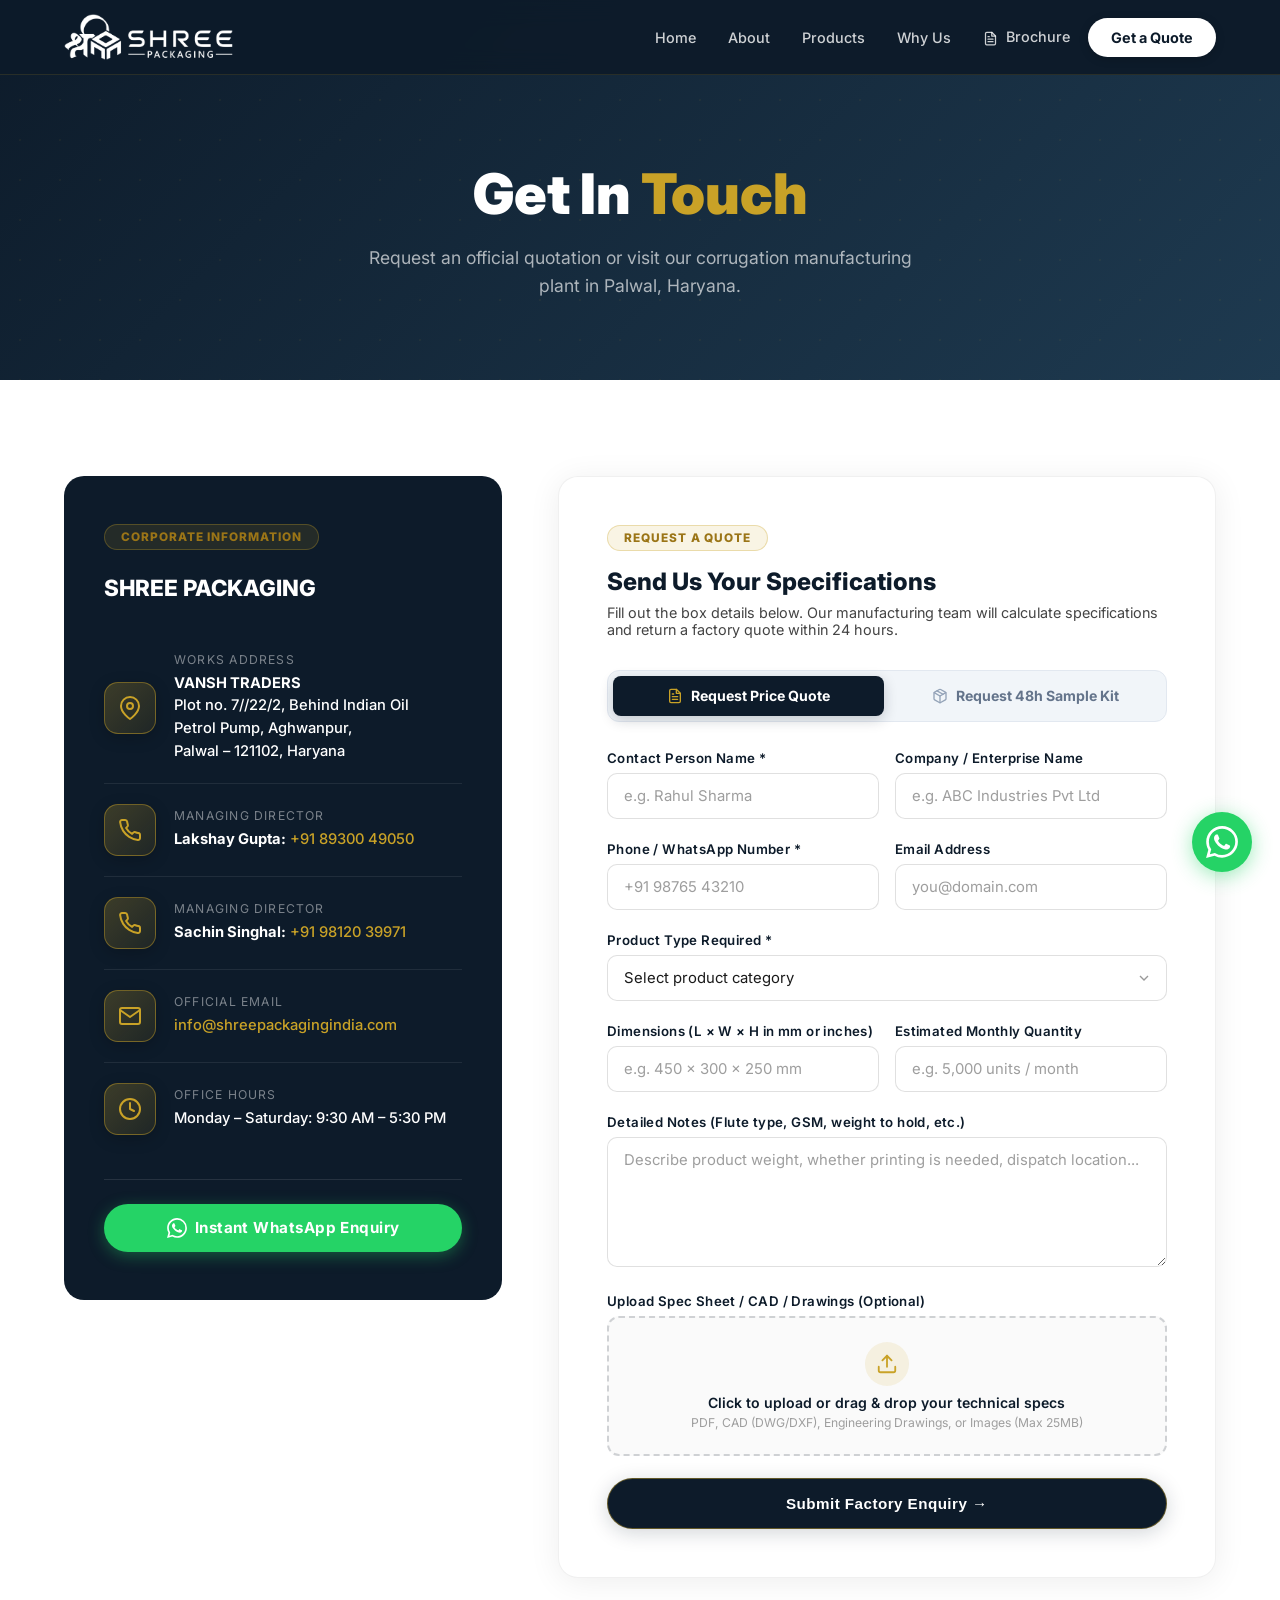
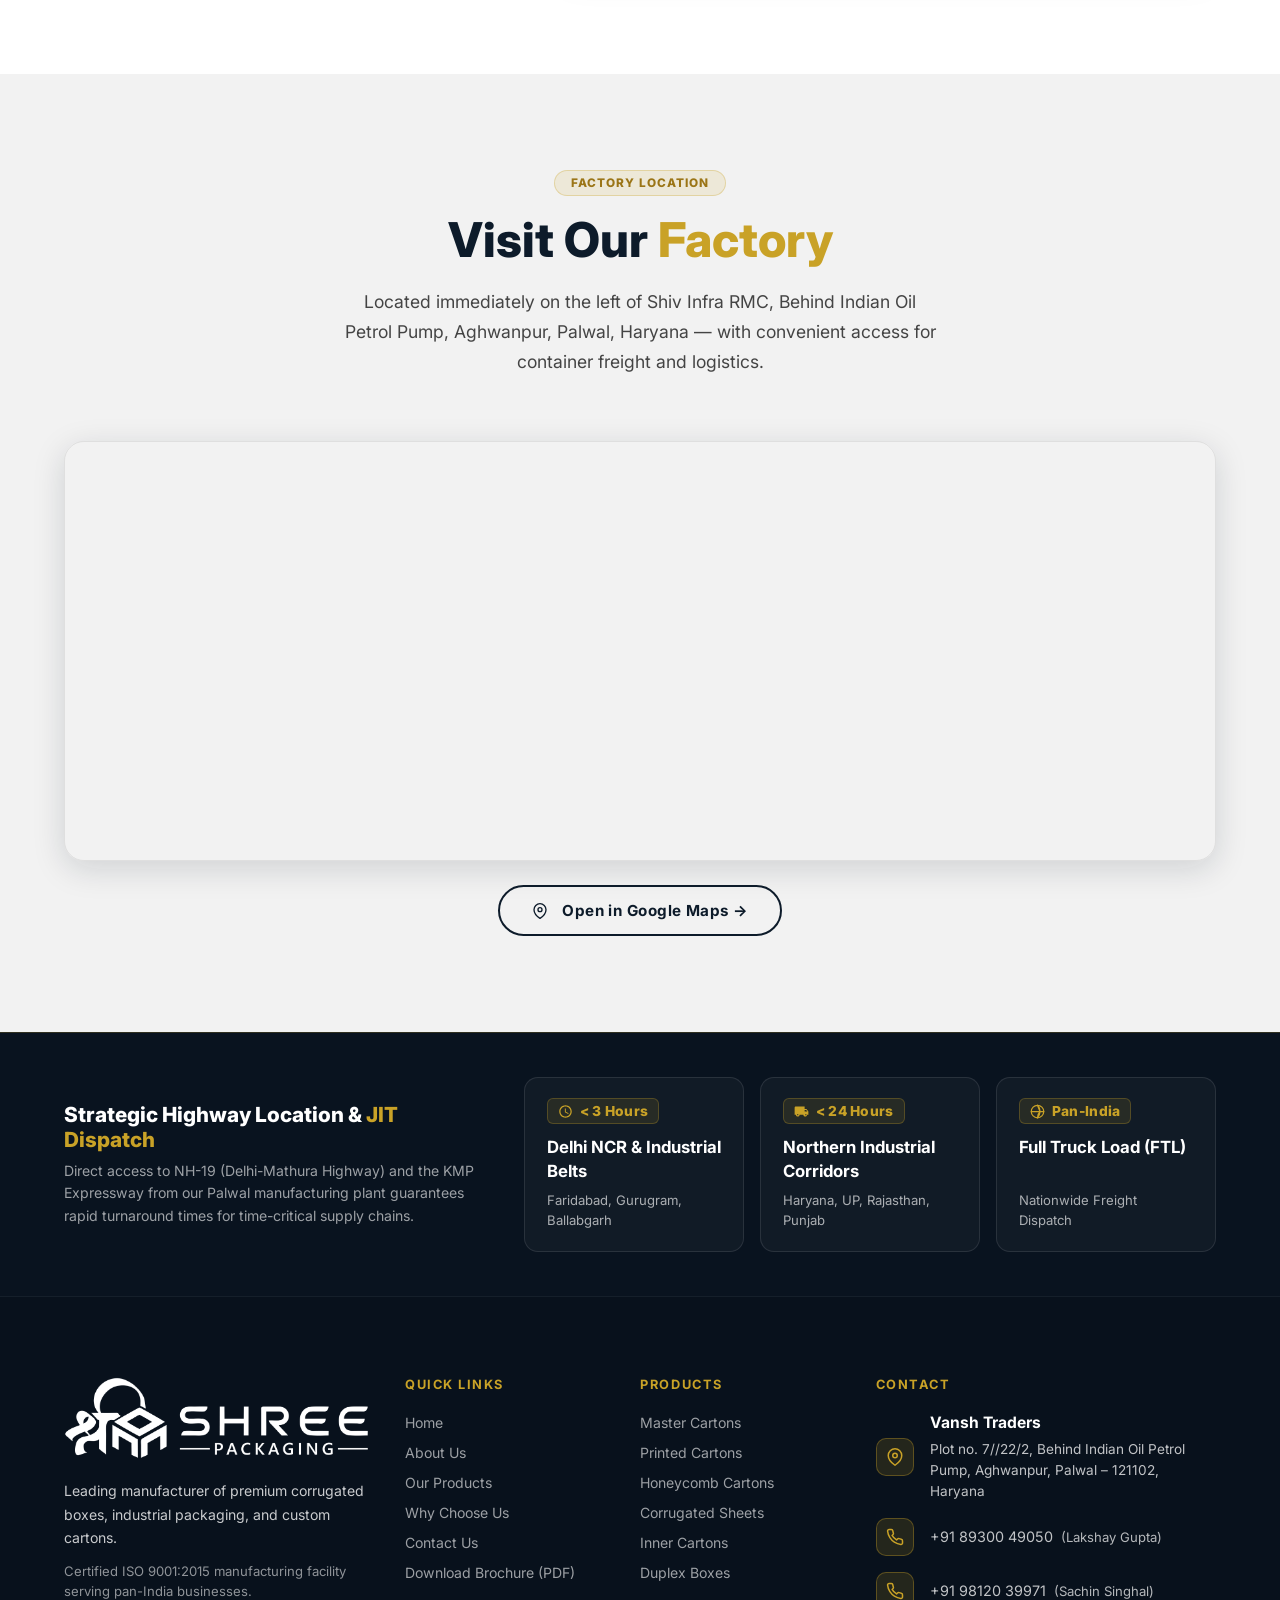
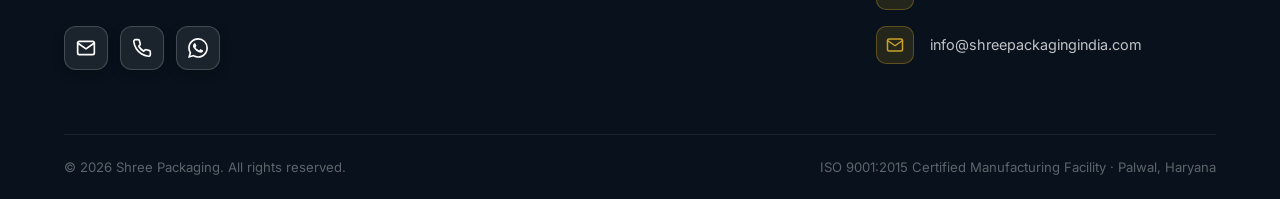
<file: contact.html>
<!DOCTYPE html>
<html lang="en">
<head>
<meta charset="UTF-8">
<meta name="viewport" content="width=device-width, initial-scale=1.0">
<title>Contact Us | Shree Packaging – Get a Custom Quote</title>
<meta name="description" content="Contact Shree Packaging in Palwal, Haryana. Call Lakshay Gupta (+91 89300 49050) or Sachin Singhal (+91 98120 39971). Fast quote turnaround.">
<link rel="icon" type="image/png" sizes="32x32" href="assets/images/favicon-32x32.png">
<link rel="icon" type="image/png" sizes="16x16" href="assets/images/favicon-16x16.png">
<link rel="apple-touch-icon" sizes="180x180" href="assets/images/apple-touch-icon.png">
<link rel="shortcut icon" href="favicon.ico">
<link rel="preconnect" href="https://fonts.googleapis.com">
<link rel="preconnect" href="https://fonts.gstatic.com" crossorigin>
<link href="https://fonts.googleapis.com/css2?family=Inter:wght@400;500;600;700;800;900&display=swap" rel="stylesheet">
<link rel="stylesheet" href="assets/css/style.css?v=4.1">
<script>
  (function() {
    var p = window.location.pathname;
    if (p.endsWith('/index.html') || p === '/index' || p.endsWith('/index')) {
      window.history.replaceState(null, '', (p.replace(/\/?index(\.html)?$/, '') || '/') + window.location.search + window.location.hash);
    } else if (p.endsWith('.html')) {
      window.history.replaceState(null, '', p.replace(/\.html$/, '') + window.location.search + window.location.hash);
    }
    document.addEventListener('DOMContentLoaded', function() {
      var y = new Date().getFullYear();
      document.querySelectorAll('.current-year').forEach(function(el) { el.textContent = y; });
    });
    // Instant hover/touch prefetch so page loads in 0ms on click
    function prefetchLink(e) {
      var a = e.target.closest('a');
      if (a && a.href && a.origin === location.origin && !a.dataset.prefetched && !a.href.endsWith('.pdf')) {
        a.dataset.prefetched = 'true';
        var link = document.createElement('link');
        link.rel = 'prefetch';
        link.href = a.href;
        document.head.appendChild(link);
      }
    }
    document.addEventListener('mouseover', prefetchLink, { passive: true });
    document.addEventListener('touchstart', prefetchLink, { passive: true });
  })();
</script>
<style>
.success-msg { display:none;background:#e8f5e9;border:1px solid #4caf50;color:#2e7d32;padding:16px;border-radius:10px;margin-top:16px;font-weight:600; }
</style>
</head>
<body>

<header class="navbar" id="navbar">
  <div class="navbar__inner">
    <a href="/" class="navbar__logo">
      <img src="assets/images/logo_white.png" alt="Shree Packaging Logo">
    </a>
    <nav class="navbar__nav" id="nav">
      <a href="/" class="">Home</a>
      <a href="about" class="">About</a>
      <a href="products" class="">Products</a>
      <a href="why-us" class="">Why Us</a>
      <a href="/brochure.pdf" target="_blank" rel="noopener noreferrer" class="navbar__brochure-btn" style="color:rgba(255,255,255,0.8);text-decoration:none;font-size:0.9rem;font-weight:500;padding:8px 14px;border-radius:8px;"><svg width="15" height="15" viewBox="0 0 24 24" fill="none" stroke="currentColor" stroke-width="2" stroke-linecap="round" stroke-linejoin="round" style="vertical-align:middle;margin-right:4px"><path d="M14 2H6a2 2 0 0 0-2 2v16a2 2 0 0 0 2 2h12a2 2 0 0 0 2-2V8z"></path><polyline points="14 2 14 8 20 8"></polyline><line x1="16" y1="13" x2="8" y2="13"></line><line x1="16" y1="17" x2="8" y2="17"></line><polyline points="10 9 9 9 8 9"></polyline></svg> Brochure</a>
      <a href="contact" class="navbar__cta active">Get a Quote</a>
    </nav>
    <button class="navbar__hamburger" id="hamburger" aria-label="Toggle navigation">
      <span></span><span></span><span></span>
    </button>
  </div>
</header>


<section class="page-hero">
  <h1 class="page-hero__title">Get In <span style="color:var(--gold-light)">Touch</span></h1>
  <p class="page-hero__subtitle">Request an official quotation or visit our corrugation manufacturing plant in Palwal, Haryana.</p>
</section>

<section class="section">
  <div class="container">
    <div class="contact-grid">

      <!-- LEFT INFO -->
      <div data-aos="fade-right">
        <div class="contact-info-card">
          <div class="tag" style="margin-bottom:24px">Corporate Information</div>
          <h2 style="font-size:1.4rem;font-weight:800;color:var(--white);margin-bottom:32px">SHREE PACKAGING</h2>

          <div class="contact-info-item">
            <div class="contact-info-icon"><svg width="20" height="20" viewBox="0 0 24 24" fill="none" stroke="currentColor" stroke-width="2" stroke-linecap="round" stroke-linejoin="round"><path d="M21 10c0 7-9 13-9 13s-9-6-9-13a9 9 0 0 1 18 0z"></path><circle cx="12" cy="10" r="3"></circle></svg></div>
            <div>
              <div class="contact-info-label">Works Address</div>
              <div class="contact-info-value"><strong>VANSH TRADERS</strong><br>Plot no. 7//22/2, Behind Indian Oil<br>Petrol Pump, Aghwanpur,<br>Palwal – 121102, Haryana</div>
            </div>
          </div>

          <div class="contact-info-item">
            <div class="contact-info-icon"><svg width="20" height="20" viewBox="0 0 24 24" fill="none" stroke="currentColor" stroke-width="2" stroke-linecap="round" stroke-linejoin="round"><path d="M22 16.92v3a2 2 0 0 1-2.18 2 19.79 19.79 0 0 1-8.63-3.07 19.5 19.5 0 0 1-6-6 19.79 19.79 0 0 1-3.07-8.67A2 2 0 0 1 4.11 2h3a2 2 0 0 1 2 1.72 12.84 12.84 0 0 0 .7 2.81 2 2 0 0 1-.45 2.11L8.09 9.91a16 16 0 0 0 6 6l1.27-1.27a2 2 0 0 1 2.11-.45 12.84 12.84 0 0 0 2.81.7A2 2 0 0 1 22 16.92z"></path></svg></div>
            <div>
              <div class="contact-info-label">Managing Director</div>
              <div class="contact-info-value">
                <strong>Lakshay Gupta:</strong> <a href="tel:8930049050" style="color:var(--gold-light);text-decoration:none">+91 89300 49050</a>
              </div>
            </div>
          </div>

          <div class="contact-info-item">
            <div class="contact-info-icon"><svg width="20" height="20" viewBox="0 0 24 24" fill="none" stroke="currentColor" stroke-width="2" stroke-linecap="round" stroke-linejoin="round"><path d="M22 16.92v3a2 2 0 0 1-2.18 2 19.79 19.79 0 0 1-8.63-3.07 19.5 19.5 0 0 1-6-6 19.79 19.79 0 0 1-3.07-8.67A2 2 0 0 1 4.11 2h3a2 2 0 0 1 2 1.72 12.84 12.84 0 0 0 .7 2.81 2 2 0 0 1-.45 2.11L8.09 9.91a16 16 0 0 0 6 6l1.27-1.27a2 2 0 0 1 2.11-.45 12.84 12.84 0 0 0 2.81.7A2 2 0 0 1 22 16.92z"></path></svg></div>
            <div>
              <div class="contact-info-label">Managing Director</div>
              <div class="contact-info-value">
                <strong>Sachin Singhal:</strong> <a href="tel:9812039971" style="color:var(--gold-light);text-decoration:none">+91 98120 39971</a>
              </div>
            </div>
          </div>

          <div class="contact-info-item">
            <div class="contact-info-icon"><svg width="20" height="20" viewBox="0 0 24 24" fill="none" stroke="currentColor" stroke-width="2" stroke-linecap="round" stroke-linejoin="round"><path d="M4 4h16c1.1 0 2 .9 2 2v12c0 1.1-.9 2-2 2H4c-1.1 0-2-.9-2-2V6c0-1.1.9-2 2-2z"></path><polyline points="22,6 12,13 2,6"></polyline></svg></div>
            <div>
              <div class="contact-info-label">Official Email</div>
              <div class="contact-info-value"><a href="mailto:info@shreepackagingindia.com" style="color:var(--gold-light);text-decoration:none">info@shreepackagingindia.com</a></div>
            </div>
          </div>

          <div class="contact-info-item contact-info-item--last">
            <div class="contact-info-icon"><svg width="20" height="20" viewBox="0 0 24 24" fill="none" stroke="currentColor" stroke-width="2" stroke-linecap="round" stroke-linejoin="round"><circle cx="12" cy="12" r="10"></circle><polyline points="12 6 12 12 16 14"></polyline></svg></div>
            <div>
              <div class="contact-info-label">Office Hours</div>
              <div class="contact-info-value">Monday – Saturday: 9:30 AM – 5:30 PM</div>
            </div>
          </div>

          <div style="margin-top:24px;padding-top:24px;border-top:1px solid rgba(255,255,255,0.1);position:relative;z-index:5">
            <a href="https://wa.me/918930049050?text=Hello%20Shree%20Packaging%2C%20I%20am%20interested%20in%20your%20packaging%20products." target="_blank" class="btn btn-whatsapp" style="width:100%;justify-content:center;text-decoration:none">
              <span style="display:inline-flex;align-items:center;gap:8px"><svg width="20" height="20" viewBox="0 0 24 24" fill="currentColor"><path d="M17.472 14.382c-.297-.149-1.758-.867-2.03-.967-.273-.099-.471-.148-.67.15-.197.297-.767.966-.94 1.164-.173.199-.347.223-.644.075-.297-.15-1.255-.463-2.39-1.475-.883-.788-1.48-1.761-1.653-2.059-.173-.297-.018-.458.13-.606.134-.133.298-.347.446-.52.149-.174.198-.298.298-.497.099-.198.05-.371-.025-.52-.075-.149-.669-1.612-.916-2.207-.242-.579-.487-.5-.669-.51-.173-.008-.371-.01-.57-.01-.198 0-.52.074-.792.372-.272.297-1.04 1.016-1.04 2.479 0 1.462 1.065 2.875 1.213 3.074.149.198 2.096 3.2 5.077 4.487.709.306 1.262.489 1.694.625.712.227 1.36.195 1.871.118.571-.085 1.758-.719 2.006-1.413.248-.694.248-1.289.173-1.413-.074-.124-.272-.198-.57-.347m-5.421 7.403h-.004a9.87 9.87 0 01-5.031-1.378l-.361-.214-3.741.982.998-3.648-.235-.374a9.86 9.86 0 01-1.51-5.26c.001-5.45 4.436-9.884 9.888-9.884 2.64 0 5.122 1.03 6.988 2.898a9.825 9.825 0 012.893 6.994c-.003 5.45-4.437 9.884-9.885 9.884m8.413-18.297A11.815 11.815 0 0012.05 0C5.495 0 .16 5.335.157 11.892c0 2.096.547 4.142 1.588 5.945L.057 24l6.305-1.654a11.882 11.882 0 005.683 1.448h.005c6.554 0 11.89-5.335 11.893-11.893a11.821 11.821 0 00-3.48-8.413z"/></svg> Instant WhatsApp Enquiry</span>
            </a>
          </div>
        </div>
      </div>

      <!-- RIGHT FORM -->
      <div data-aos="fade-left">
        <div class="contact-form-card">
          <div class="tag">Request a Quote</div>
          <h2 style="font-size:1.5rem;font-weight:800;color:var(--navy);margin-bottom:8px">Send Us Your Specifications</h2>
          <p style="font-size:0.9rem;color:var(--dark-gray);margin-bottom:32px">Fill out the box details below. Our manufacturing team will calculate specifications and return a factory quote within 24 hours.</p>

          <!-- SEGMENTED INTENT SWITCH -->
          <div class="intent-switch" id="intentSwitch">
            <div class="intent-option active" id="opt-quote" onclick="selectIntent('quote')">
              <svg width="16" height="16" viewBox="0 0 24 24" fill="none" stroke="currentColor" stroke-width="2" stroke-linecap="round" stroke-linejoin="round"><path d="M14 2H6a2 2 0 0 0-2 2v16a2 2 0 0 0 2 2h12a2 2 0 0 0 2-2V8z"></path><polyline points="14 2 14 8 20 8"></polyline><line x1="16" y1="13" x2="8" y2="13"></line><line x1="16" y1="17" x2="8" y2="17"></line><polyline points="10 9 9 9 8 9"></polyline></svg>
              <span>Request Price Quote</span>
            </div>
            <div class="intent-option" id="opt-sample" onclick="selectIntent('sample')">
              <svg width="16" height="16" viewBox="0 0 24 24" fill="none" stroke="currentColor" stroke-width="2" stroke-linecap="round" stroke-linejoin="round"><line x1="16.5" y1="9.4" x2="7.5" y2="4.21"></line><path d="M21 16V8a2 2 0 0 0-1-1.73l-7-4a2 2 0 0 0-2 0l-7 4A2 2 0 0 0 3 8v8a2 2 0 0 0 1 1.73l7 4a2 2 0 0 0 2 0l7-4A2 2 0 0 0 21 16z"></path><polyline points="3.27 6.96 12 12.01 20.73 6.96"></polyline><line x1="12" y1="22.08" x2="12" y2="12"></line></svg>
              <span>Request 48h Sample Kit</span>
            </div>
          </div>

          <form id="quoteForm" onsubmit="handleQuoteSubmit(event)">
            <input type="hidden" id="enquiry_type" value="quote">
            <div class="form-row">
              <div class="form-group">
                <label class="form-label">Contact Person Name *</label>
                <input type="text" id="q_name" class="form-control" placeholder="e.g. Rahul Sharma" required>
              </div>
              <div class="form-group">
                <label class="form-label">Company / Enterprise Name</label>
                <input type="text" id="q_company" class="form-control" placeholder="e.g. ABC Industries Pvt Ltd">
              </div>
            </div>
            <div class="form-row">
              <div class="form-group">
                <label class="form-label">Phone / WhatsApp Number *</label>
                <input type="tel" id="q_phone" class="form-control" placeholder="+91 98765 43210" required>
              </div>
              <div class="form-group">
                <label class="form-label">Email Address</label>
                <input type="email" id="q_email" class="form-control" placeholder="you@domain.com">
              </div>
            </div>
            <div class="form-group">
              <label class="form-label">Product Type Required *</label>
              <select id="q_product" class="form-control" required>
                <option value="">Select product category</option>
                <option>Master Cartons (Plain)</option>
                <option>Printed Master Cartons (Multi-colour)</option>
                <option>Honeycomb Cartons</option>
                <option>Corrugated Sheets / Rolls</option>
                <option>Inner Cartons (Die-cut)</option>
                <option>Duplex Boxes</option>
                <option>Custom Industrial Packaging</option>
              </select>
            </div>
            <div class="form-row">
              <div class="form-group">
                <label class="form-label">Dimensions (L × W × H in mm or inches)</label>
                <input type="text" id="q_dims" class="form-control" placeholder="e.g. 450 × 300 × 250 mm">
              </div>
              <div class="form-group">
                <label class="form-label" id="qty_label">Estimated Monthly Quantity</label>
                <input type="text" id="q_qty" class="form-control" placeholder="e.g. 5,000 units / month">
              </div>
            </div>
            <div class="form-group">
              <label class="form-label">Detailed Notes (Flute type, GSM, weight to hold, etc.)</label>
              <textarea id="q_msg" class="form-control" placeholder="Describe product weight, whether printing is needed, dispatch location..."></textarea>
            </div>
            <div class="form-group">
              <label class="form-label">Upload Spec Sheet / CAD / Drawings (Optional)</label>
              <div class="spec-dropzone" id="specDropZone" onclick="document.getElementById('specFileInput').click()">
                <input type="file" id="specFileInput" style="display:none" accept=".pdf,.doc,.docx,.jpg,.jpeg,.png,.dwg,.dxf" onchange="handleFileChosen(this)">
                <div class="spec-dropzone__icon">
                  <svg width="22" height="22" viewBox="0 0 24 24" fill="none" stroke="currentColor" stroke-width="2" stroke-linecap="round" stroke-linejoin="round"><path d="M21 15v4a2 2 0 0 1-2 2H5a2 2 0 0 1-2-2v-4"></path><polyline points="17 8 12 3 7 8"></polyline><line x1="12" y1="3" x2="12" y2="15"></line></svg>
                </div>
                <div class="spec-dropzone__text">Click to upload or drag &amp; drop your technical specs</div>
                <div class="spec-dropzone__hint">PDF, CAD (DWG/DXF), Engineering Drawings, or Images (Max 25MB)</div>
                <div id="fileUploadStatus" style="margin-top:8px;font-size:0.85rem;color:var(--gold);font-weight:700;display:none"></div>
              </div>
            </div>
            <button type="submit" id="submitBtn" class="btn btn-primary" style="width:100%;justify-content:center;padding:16px">Submit Factory Enquiry →</button>
            <div class="success-msg" id="quoteSuccess">✅ Thank you! Your request has been received. Our directors will review and respond within 24 hours.</div>
          </form>
        </div>
      </div>

    </div>
  </div>
</section>

<!-- FACTORY LOCATION -->
<section class="section section--gray">
  <div class="container">
    <div class="text-center" data-aos="fade-up" style="margin-bottom:36px">
      <div class="tag">Factory Location</div>
      <h2 class="section-title">Visit Our <span>Factory</span></h2>
      <p class="section-subtitle">Located immediately on the left of Shiv Infra RMC, Behind Indian Oil Petrol Pump, Aghwanpur, Palwal, Haryana — with convenient access for container freight and logistics.</p>
    </div>
    <div class="map-wrap" data-aos="fade-up">
      <iframe src="https://maps.google.com/maps?q=Shiv+Infra+RMC+Palwal&t=&z=15&ie=UTF8&iwloc=&output=embed" allowfullscreen="" loading="lazy" referrerpolicy="no-referrer-when-downgrade"></iframe>
    </div>
    <div style="text-align:center;margin-top:24px" data-aos="fade-up">
      <a href="https://www.google.com/maps/search/?api=1&query=Shiv+Infra+RMC+Palwal" target="_blank" class="btn btn-outline">
        <svg width="16" height="16" viewBox="0 0 24 24" fill="none" stroke="currentColor" stroke-width="2" stroke-linecap="round" stroke-linejoin="round" style="vertical-align:middle;margin-right:6px"><path d="M21 10c0 7-9 13-9 13s-9-6-9-13a9 9 0 0 1 18 0z"></path><circle cx="12" cy="10" r="3"></circle></svg> Open in Google Maps →
      </a>
    </div>
  </div>
</section>

<!-- REGIONAL LOGISTICS CORRIDOR -->
<section class="logistics-corridor">
  <div class="container">
    <div class="logistics-corridor__inner">
      <div>
        <h3 class="logistics-corridor__title">Strategic Highway Location &amp; <span>JIT Dispatch</span></h3>
        <p class="logistics-corridor__desc">Direct access to NH-19 (Delhi-Mathura Highway) and the KMP Expressway from our Palwal manufacturing plant guarantees rapid turnaround times for time-critical supply chains.</p>
      </div>
      <div class="logistics-hubs">
        <div class="logistics-hub">
          <div class="logistics-hub__time">
            <svg width="15" height="15" viewBox="0 0 24 24" fill="currentColor"><path d="M11.99 2C6.47 2 2 6.48 2 12s4.47 10 9.99 10C17.52 22 22 17.52 22 12S17.52 2 11.99 2zM12 20c-4.42 0-8-3.58-8-8s3.58-8 8-8 8 3.58 8 8-3.58 8-8 8zm.5-13H11v6l5.25 3.15.75-1.23-4.5-2.67z"/></svg>
            &lt; 3 Hours
          </div>
          <div class="logistics-hub__region">Delhi NCR &amp; Industrial Belts</div>
          <div class="logistics-hub__note">Faridabad, Gurugram, Ballabgarh</div>
        </div>
        <div class="logistics-hub">
          <div class="logistics-hub__time">
            <svg width="15" height="15" viewBox="0 0 24 24" fill="currentColor"><path d="M20 8h-3V4H3c-1.1 0-2 .9-2 2v11h2c0 1.66 1.34 3 3 3s3-1.34 3-3h6c0 1.66 1.34 3 3 3s3-1.34 3-3h2v-5l-3-4zm-.5 1.5l1.96 2.5H17V9.5h2.5zM6 18c-.55 0-1-.45-1-1s.45-1 1-1 1 .45 1 1-.45 1-1 1zm13 0c-.55 0-1-.45-1-1s.45-1 1-1 1 .45 1 1-.45 1-1 1z"/></svg>
            &lt; 24 Hours
          </div>
          <div class="logistics-hub__region">Northern Industrial Corridors</div>
          <div class="logistics-hub__note">Haryana, UP, Rajasthan, Punjab</div>
        </div>
        <div class="logistics-hub">
          <div class="logistics-hub__time">
            <svg width="15" height="15" viewBox="0 0 24 24" fill="none" stroke="currentColor" stroke-width="2" stroke-linecap="round" stroke-linejoin="round"><circle cx="12" cy="12" r="10"></circle><line x1="2" y1="12" x2="22" y2="12"></line><path d="M12 2a15.3 15.3 0 0 1 4 10 15.3 15.3 0 0 1-4 10 15.3 15.3 0 0 1 4-10z"></path></svg>
            Pan-India
          </div>
          <div class="logistics-hub__region">Full Truck Load (FTL)</div>
          <div class="logistics-hub__note">Nationwide Freight Dispatch</div>
        </div>
      </div>
    </div>
  </div>
</section>

<footer class="footer">
  <div class="container">
    <div class="footer__grid">
      <div>
        <div class="footer__logo">
          <img src="assets/images/logo_white.png" alt="Shree Packaging">
        </div>
        <p class="footer__about">Leading manufacturer of premium corrugated boxes, industrial packaging, and custom cartons.</p>
        <p class="footer__cert">Certified ISO 9001:2015 manufacturing facility serving pan-India businesses.</p>
        <div class="footer__social">
          <a href="mailto:info@shreepackagingindia.com" class="social-link social-link--email" title="Email: info@shreepackagingindia.com" aria-label="Email"><svg class="social-icon-default" width="20" height="20" viewBox="0 0 24 24" fill="none" stroke="currentColor" stroke-width="2" stroke-linecap="round" stroke-linejoin="round"><path d="M4 4h16c1.1 0 2 .9 2 2v12c0 1.1-.9 2-2 2H4c-1.1 0-2-.9-2-2V6c0-1.1.9-2 2-2z"></path><polyline points="22,6 12,13 2,6"></polyline></svg><svg class="social-icon-hover" width="20" height="20" viewBox="0 -31.5 256 256" preserveAspectRatio="xMidYMid"><g><path d="M58.1818182,192.049515 L58.1818182,93.1404244 L27.5066233,65.0770089 L0,49.5040608 L0,174.59497 C0,184.253152 7.82545455,192.049515 L17.4545455,192.049515 L58.1818182,192.049515 Z" fill="#4285F4"></path><path d="M197.818182,192.049515 L238.545455,192.049515 C248.203636,192.049515 256,184.224061 256,174.59497 L256,49.5040608 L224.844415,67.3422767 L197.818182,93.1404244 L197.818182,192.049515 Z" fill="#34A853"></path><polygon fill="#EA4335" points="58.1818182 93.1404244 54.0077618 54.4932827 58.1818182 17.5040608 128 69.8676972 197.818182 17.5040608 202.487488 52.4960089 197.818182 93.1404244 128 145.504061"></polygon><path d="M197.818182,17.5040608 L197.818182,93.1404244 L256,49.5040608 L256,26.2313335 C256,4.64587897 231.36,-7.65957557 214.109091,5.28587897 L197.818182,17.5040608 Z" fill="#FBBC04"></path><path d="M0,49.5040608 L26.7588051,69.5731646 L58.1818182,93.1404244 L58.1818182,17.5040608 L41.8909091,5.28587897 C24.6109091,-7.65957557 0,4.64587897 0,26.2313335 L0,49.5040608 Z" fill="#C5221F"></path></g></svg></a>
          <a href="tel:8930049050" class="social-link social-link--call" title="Call: +91 89300 49050" aria-label="Call"><svg width="20" height="20" viewBox="0 0 24 24" fill="none" stroke="currentColor" stroke-width="2" stroke-linecap="round" stroke-linejoin="round"><path d="M22 16.92v3a2 2 0 0 1-2.18 2 19.79 19.79 0 0 1-8.63-3.07 19.5 19.5 0 0 1-6-6 19.79 19.79 0 0 1-3.07-8.67A2 2 0 0 1 4.11 2h3a2 2 0 0 1 2 1.72 12.84 12.84 0 0 0 .7 2.81 2 2 0 0 1-.45 2.11L8.09 9.91a16 16 0 0 0 6 6l1.27-1.27a2 2 0 0 1 2.11-.45 12.84 12.84 0 0 0 2.81.7A2 2 0 0 1 22 16.92z"></path></svg></a>
          <a href="https://wa.me/918930049050" target="_blank" class="social-link social-link--whatsapp" title="WhatsApp Us" aria-label="WhatsApp"><svg width="20" height="20" viewBox="0 0 24 24" fill="currentColor"><path d="M17.472 14.382c-.297-.149-1.758-.867-2.03-.967-.273-.099-.471-.148-.67.15-.197.297-.767.966-.94 1.164-.173.199-.347.223-.644.075-.297-.15-1.255-.463-2.39-1.475-.883-.788-1.48-1.761-1.653-2.059-.173-.297-.018-.458.13-.606.134-.133.298-.347.446-.52.149-.174.198-.298.298-.497.099-.198.05-.371-.025-.52-.075-.149-.669-1.612-.916-2.207-.242-.579-.487-.5-.669-.51-.173-.008-.371-.01-.57-.01-.198 0-.52.074-.792.372-.272.297-1.04 1.016-1.04 2.479 0 1.462 1.065 2.875 1.213 3.074.149.198 2.096 3.2 5.077 4.487.709.306 1.262.489 1.694.625.712.227 1.36.195 1.871.118.571-.085 1.758-.719 2.006-1.413.248-.694.248-1.289.173-1.413-.074-.124-.272-.198-.57-.347m-5.421 7.403h-.004a9.87 9.87 0 01-5.031-1.378l-.361-.214-3.741.982.998-3.648-.235-.374a9.86 9.86 0 01-1.51-5.26c.001-5.45 4.436-9.884 9.888-9.884 2.64 0 5.122 1.03 6.988 2.898a9.825 9.825 0 012.893 6.994c-.003 5.45-4.437 9.884-9.885 9.884m8.413-18.297A11.815 11.815 0 0012.05 0C5.495 0 .16 5.335.157 11.892c0 2.096.547 4.142 1.588 5.945L.057 24l6.305-1.654a11.882 11.882 0 005.683 1.448h.005c6.554 0 11.89-5.335 11.893-11.893a11.821 11.821 0 00-3.48-8.413z"/></svg></a>
        </div>
      </div>
      <div>
        <h4 class="footer__heading">Quick Links</h4>
        <ul class="footer__links">
          <li><a href="/">Home</a></li>
          <li><a href="about">About Us</a></li>
          <li><a href="products">Our Products</a></li>
          <li><a href="why-us">Why Choose Us</a></li>
          <li><a href="contact">Contact Us</a></li>
          <li><a href="/brochure.pdf" target="_blank" rel="noopener noreferrer">Download Brochure (PDF)</a></li>
        </ul>
      </div>
      <div>
        <h4 class="footer__heading">Products</h4>
        <ul class="footer__links">
          <li><a href="products#master">Master Cartons</a></li>
          <li><a href="products#printed">Printed Cartons</a></li>
          <li><a href="products#honeycomb">Honeycomb Cartons</a></li>
          <li><a href="products#sheets">Corrugated Sheets</a></li>
          <li><a href="products#inner">Inner Cartons</a></li>
          <li><a href="products#duplex">Duplex Boxes</a></li>
        </ul>
      </div>
      <div>
        <h4 class="footer__heading">Contact</h4>
        <div class="footer__contact-item">
          <span class="footer__contact-icon"><svg width="20" height="20" viewBox="0 0 24 24" fill="none" stroke="currentColor" stroke-width="2" stroke-linecap="round" stroke-linejoin="round"><path d="M21 10c0 7-9 13-9 13s-9-6-9-13a9 9 0 0 1 18 0z"></path><circle cx="12" cy="10" r="3"></circle></svg></span>
          <div>
            <strong class="footer__contact-address-name">Vansh Traders</strong>
            <span class="footer__contact-address-body">Plot no. 7//22/2, Behind Indian Oil Petrol Pump, Aghwanpur, Palwal – 121102, Haryana</span>
          </div>
        </div>
        <div class="footer__contact-item">
          <span class="footer__contact-icon"><svg width="20" height="20" viewBox="0 0 24 24" fill="none" stroke="currentColor" stroke-width="2" stroke-linecap="round" stroke-linejoin="round"><path d="M22 16.92v3a2 2 0 0 1-2.18 2 19.79 19.79 0 0 1-8.63-3.07 19.5 19.5 0 0 1-6-6 19.79 19.79 0 0 1-3.07-8.67A2 2 0 0 1 4.11 2h3a2 2 0 0 1 2 1.72 12.84 12.84 0 0 0 .7 2.81 2 2 0 0 1-.45 2.11L8.09 9.91a16 16 0 0 0 6 6l1.27-1.27a2 2 0 0 1 2.11-.45 12.84 12.84 0 0 0 2.81.7A2 2 0 0 1 22 16.92z"></path></svg></span>
          <div>
            <a href="tel:8930049050" style="color:inherit;text-decoration:none">+91 89300 49050</a> <span class="footer__phone-name">(Lakshay&nbsp;Gupta)</span>
          </div>
        </div>
        <div class="footer__contact-item">
          <span class="footer__contact-icon"><svg width="20" height="20" viewBox="0 0 24 24" fill="none" stroke="currentColor" stroke-width="2" stroke-linecap="round" stroke-linejoin="round"><path d="M22 16.92v3a2 2 0 0 1-2.18 2 19.79 19.79 0 0 1-8.63-3.07 19.5 19.5 0 0 1-6-6 19.79 19.79 0 0 1-3.07-8.67A2 2 0 0 1 4.11 2h3a2 2 0 0 1 2 1.72 12.84 12.84 0 0 0 .7 2.81 2 2 0 0 1-.45 2.11L8.09 9.91a16 16 0 0 0 6 6l1.27-1.27a2 2 0 0 1 2.11-.45 12.84 12.84 0 0 0 2.81.7A2 2 0 0 1 22 16.92z"></path></svg></span>
          <div>
            <a href="tel:9812039971" style="color:inherit;text-decoration:none">+91 98120 39971</a> <span class="footer__phone-name">(Sachin&nbsp;Singhal)</span>
          </div>
        </div>
        <div class="footer__contact-item">
          <span class="footer__contact-icon"><svg width="20" height="20" viewBox="0 0 24 24" fill="none" stroke="currentColor" stroke-width="2" stroke-linecap="round" stroke-linejoin="round"><path d="M4 4h16c1.1 0 2 .9 2 2v12c0 1.1-.9 2-2 2H4c-1.1 0-2-.9-2-2V6c0-1.1.9-2 2-2z"></path><polyline points="22,6 12,13 2,6"></polyline></svg></span>
          <span><a href="mailto:info@shreepackagingindia.com" style="color:inherit;text-decoration:none">info@shreepackagingindia.com</a></span>
        </div>
      </div>
    </div>
    <div class="footer__bottom">
      <span>© <span class="current-year">2026</span> Shree Packaging. All rights reserved.</span>
      <span>ISO 9001:2015 Certified Manufacturing Facility · Palwal, Haryana</span>
    </div>
  </div>
</footer>

<!-- Floating WhatsApp -->
<a href="https://wa.me/918930049050?text=Hello%20Shree%20Packaging%2C%20I%20am%20interested%20in%20your%20packaging%20products." 
   target="_blank" 
   class="floating-wa"
   title="Chat on WhatsApp"
   aria-label="Chat on WhatsApp">
  <svg width="32" height="32" viewBox="0 0 24 24" fill="white"><path d="M17.472 14.382c-.297-.149-1.758-.867-2.03-.967-.273-.099-.471-.148-.67.15-.197.297-.767.966-.94 1.164-.173.199-.347.223-.644.075-.297-.15-1.255-.463-2.39-1.475-.883-.788-1.48-1.761-1.653-2.059-.173-.297-.018-.458.13-.606.134-.133.298-.347.446-.52.149-.174.198-.298.298-.497.099-.198.05-.371-.025-.52-.075-.149-.669-1.612-.916-2.207-.242-.579-.487-.5-.669-.51-.173-.008-.371-.01-.57-.01-.198 0-.52.074-.792.372-.272.297-1.04 1.016-1.04 2.479 0 1.462 1.065 2.875 1.213 3.074.149.198 2.096 3.2 5.077 4.487.709.306 1.262.489 1.694.625.712.227 1.36.195 1.871.118.571-.085 1.758-.719 2.006-1.413.248-.694.248-1.289.173-1.413-.074-.124-.272-.198-.57-.347m-5.421 7.403h-.004a9.87 9.87 0 01-5.031-1.378l-.361-.214-3.741.982.998-3.648-.235-.374a9.86 9.86 0 01-1.51-5.26c.001-5.45 4.436-9.884 9.888-9.884 2.64 0 5.122 1.03 6.988 2.898a9.825 9.825 0 012.893 6.994c-.003 5.45-4.437 9.884-9.885 9.884m8.413-18.297A11.815 11.815 0 0012.05 0C5.495 0 .16 5.335.157 11.892c0 2.096.547 4.142 1.588 5.945L.057 24l6.305-1.654a11.882 11.882 0 005.683 1.448h.005c6.554 0 11.89-5.335 11.893-11.893a11.821 11.821 0 00-3.48-8.413z"/></svg>
</a>
<button id="backToTop" onclick="window.scrollTo({top:0,behavior:'smooth'})" 
  style="display:none;position:fixed;bottom:100px;right:28px;z-index:9998;width:44px;height:44px;border-radius:50%;background:var(--navy);border:2px solid var(--gold-light);color:var(--gold-light);cursor:pointer;font-size:1.2rem;box-shadow:var(--shadow);"
  title="Back to top">↑</button>

<script>
const navbar = document.getElementById('navbar');
window.addEventListener('scroll', () => {
  navbar.classList.toggle('scrolled', window.scrollY > 50);
  const btt = document.getElementById('backToTop');
  if (btt) {
    btt.style.display = window.scrollY > 300 ? 'flex' : 'none';
    btt.style.alignItems = 'center';
    btt.style.justifyContent = 'center';
  }
});

const hamburger = document.getElementById('hamburger');
const nav = document.getElementById('nav');
if (hamburger && nav) {
  hamburger.addEventListener('click', () => {
    nav.classList.toggle('open');
    hamburger.classList.toggle('open');
  });
  nav.querySelectorAll('a').forEach(link => {
    link.addEventListener('click', () => {
      nav.classList.remove('open');
      hamburger.classList.remove('open');
    });
  });
}

// Immediately reveal elements in initial viewport so there is no lag or blank pause
const aosElements = document.querySelectorAll('[data-aos]');
const vh = window.innerHeight || document.documentElement.clientHeight;
aosElements.forEach(el => {
  const r = el.getBoundingClientRect();
  if (r.top < vh && r.bottom > 0) {
    el.classList.add('aos-animate');
  }
});

const observer = new IntersectionObserver((entries) => {
  entries.forEach(entry => {
    if (entry.isIntersecting) {
      const d = entry.target.dataset.delay ? parseInt(entry.target.dataset.delay, 10) : 0;
      if (d > 0) {
        setTimeout(() => entry.target.classList.add('aos-animate'), Math.min(d, 120));
      } else {
        entry.target.classList.add('aos-animate');
      }
      observer.unobserve(entry.target);
    }
  });
}, { threshold: 0.05, rootMargin: '40px 0px' });

aosElements.forEach(el => {
  if (!el.classList.contains('aos-animate')) observer.observe(el);
});

function animateCounter(el) {
  const target = parseInt(el.dataset.target);
  const suffix = el.dataset.suffix || '';
  const duration = 2000;
  const step = target / (duration / 16);
  let current = 0;
  const timer = setInterval(() => {
    current += step;
    if (current >= target) { current = target; clearInterval(timer); }
    el.textContent = Math.floor(current) + suffix;
  }, 16);
}
const counterObserver = new IntersectionObserver((entries) => {
  entries.forEach(entry => {
    if (entry.isIntersecting) {
      animateCounter(entry.target);
      counterObserver.unobserve(entry.target);
    }
  });
}, { threshold: 0.5 });
document.querySelectorAll('[data-target]').forEach(el => counterObserver.observe(el));
</script>

<script>
function selectIntent(type) {
  const isSample = type === 'sample';
  const optQuote = document.getElementById('opt-quote');
  const optSample = document.getElementById('opt-sample');
  const submitBtn = document.getElementById('submitBtn');
  const qtyLabel = document.getElementById('qty_label');
  const hiddenType = document.getElementById('enquiry_type');

  if (hiddenType) hiddenType.value = type;

  if (isSample) {
    optSample.classList.add('active');
    optQuote.classList.remove('active');
    if (submitBtn) submitBtn.textContent = 'Request Free 48h Sample Kit →';
    if (qtyLabel) qtyLabel.textContent = 'Expected Future Monthly Volume';
  } else {
    optQuote.classList.add('active');
    optSample.classList.remove('active');
    if (submitBtn) submitBtn.textContent = 'Submit Factory Enquiry →';
    if (qtyLabel) qtyLabel.textContent = 'Estimated Monthly Quantity';
  }
}

document.addEventListener('DOMContentLoaded', () => {
  const params = new URLSearchParams(window.location.search);
  if (params.get('intent') === 'sample') {
    selectIntent('sample');
  }

  // Drag & drop handling
  const dropZone = document.getElementById('specDropZone');
  if (dropZone) {
    ['dragenter', 'dragover'].forEach(name => {
      dropZone.addEventListener(name, (e) => {
        e.preventDefault();
        e.stopPropagation();
        dropZone.classList.add('dragover');
      }, false);
    });

    ['dragleave', 'drop'].forEach(name => {
      dropZone.addEventListener(name, (e) => {
        e.preventDefault();
        e.stopPropagation();
        dropZone.classList.remove('dragover');
      }, false);
    });

    dropZone.addEventListener('drop', (e) => {
      const files = e.dataTransfer.files;
      if (files.length > 0) {
        document.getElementById('specFileInput').files = files;
        handleFileChosen({ files: files });
      }
    });
  }
});

function handleFileChosen(input) {
  const statusDiv = document.getElementById('fileUploadStatus');
  if (input.files && input.files[0]) {
    const file = input.files[0];
    const sizeMB = (file.size / (1024 * 1024)).toFixed(2);
    statusDiv.textContent = `✓ Attached: ${file.name} (${sizeMB} MB)`;
    statusDiv.style.display = 'block';
  }
}

function handleQuoteSubmit(e) {
  e.preventDefault();
  const btn = e.target.querySelector('button[type="submit"]');
  const hiddenType = document.getElementById('enquiry_type');
  const isSample = hiddenType && hiddenType.value === 'sample';

  btn.textContent = 'Submitting...';
  btn.disabled = true;
  setTimeout(() => {
    const successMsg = document.getElementById('quoteSuccess');
    if (successMsg) {
      successMsg.textContent = isSample
        ? '✅ Thank you! Your 48h Sample Kit request has been received. Our team will verify your specs and prepare your sample box.'
        : '✅ Thank you! Your factory enquiry has been received. Our directors will review and provide a quotation within 24 hours.';
      successMsg.style.display = 'block';
    }
    btn.textContent = '✓ Request Sent Successfully';
    btn.style.background = 'linear-gradient(135deg, #10B981, #059669)';
  }, 700);
}
</script>
</body>
</html>
</file>
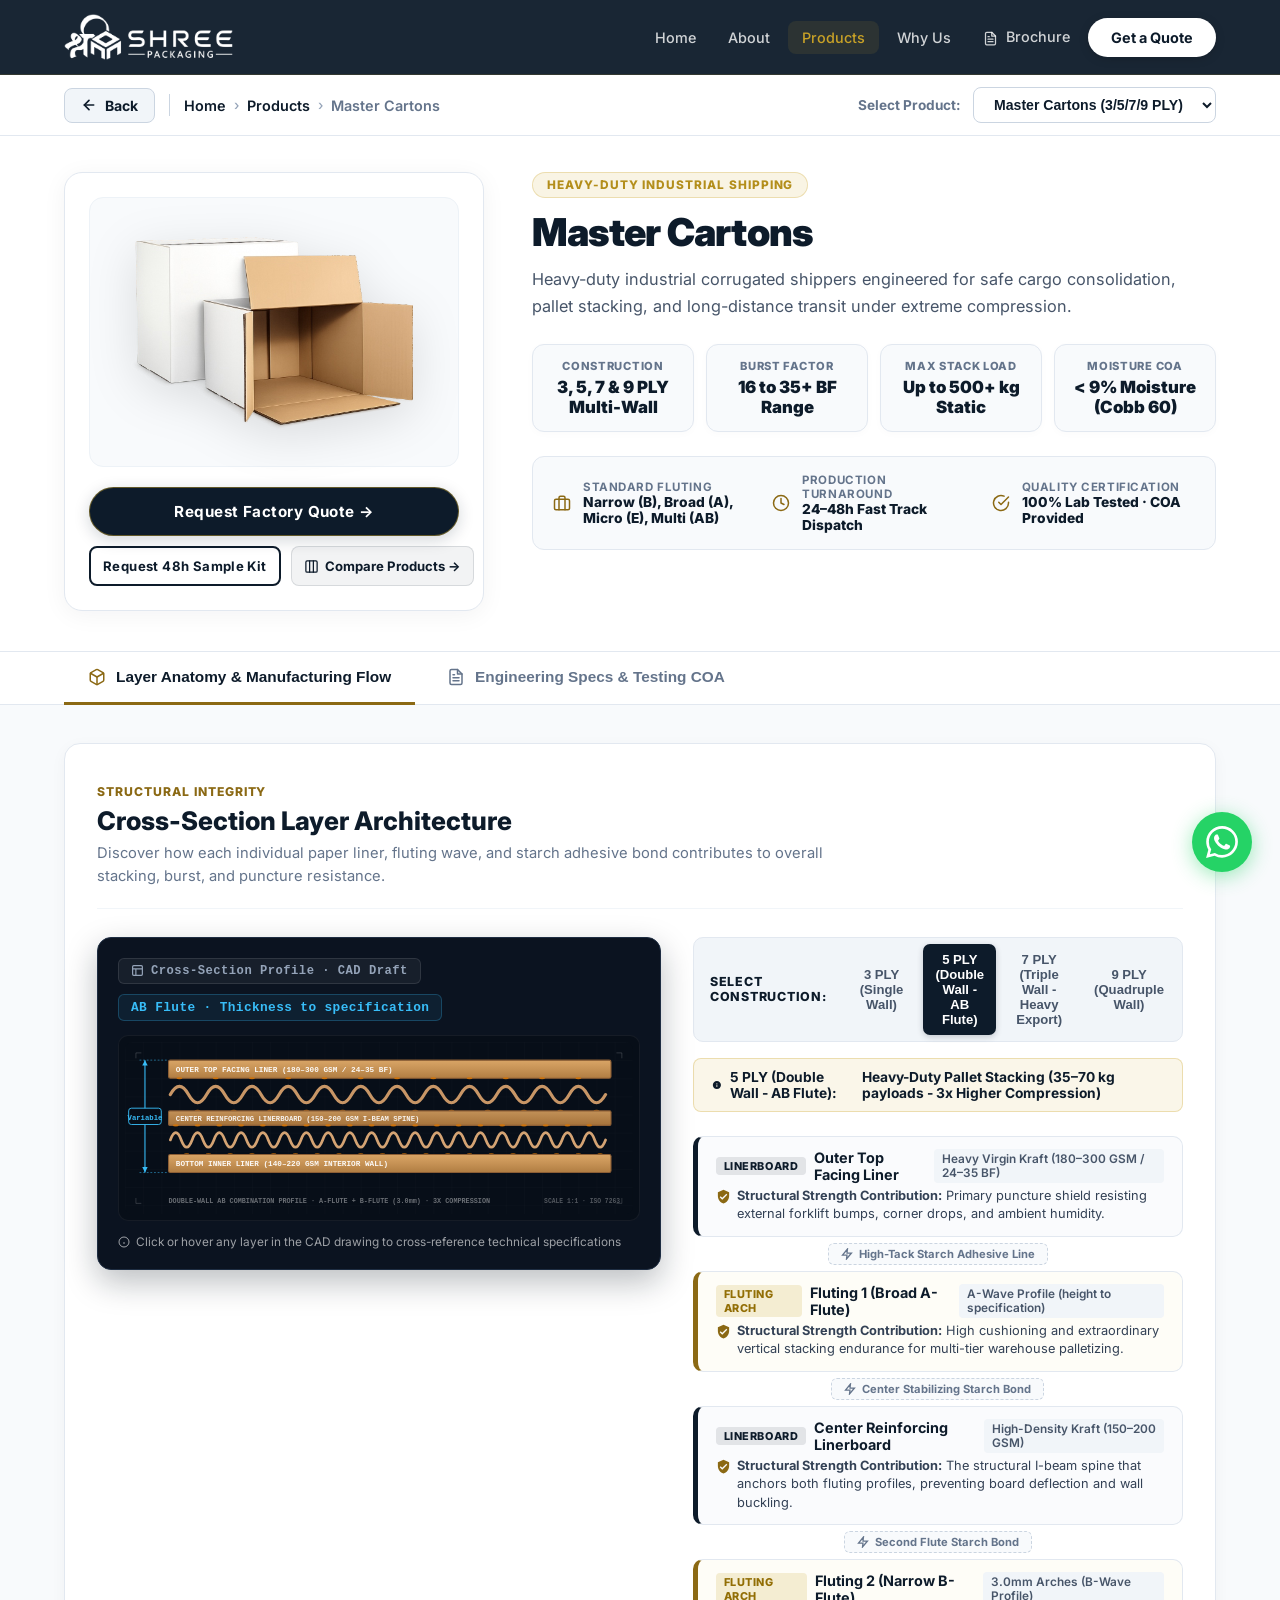
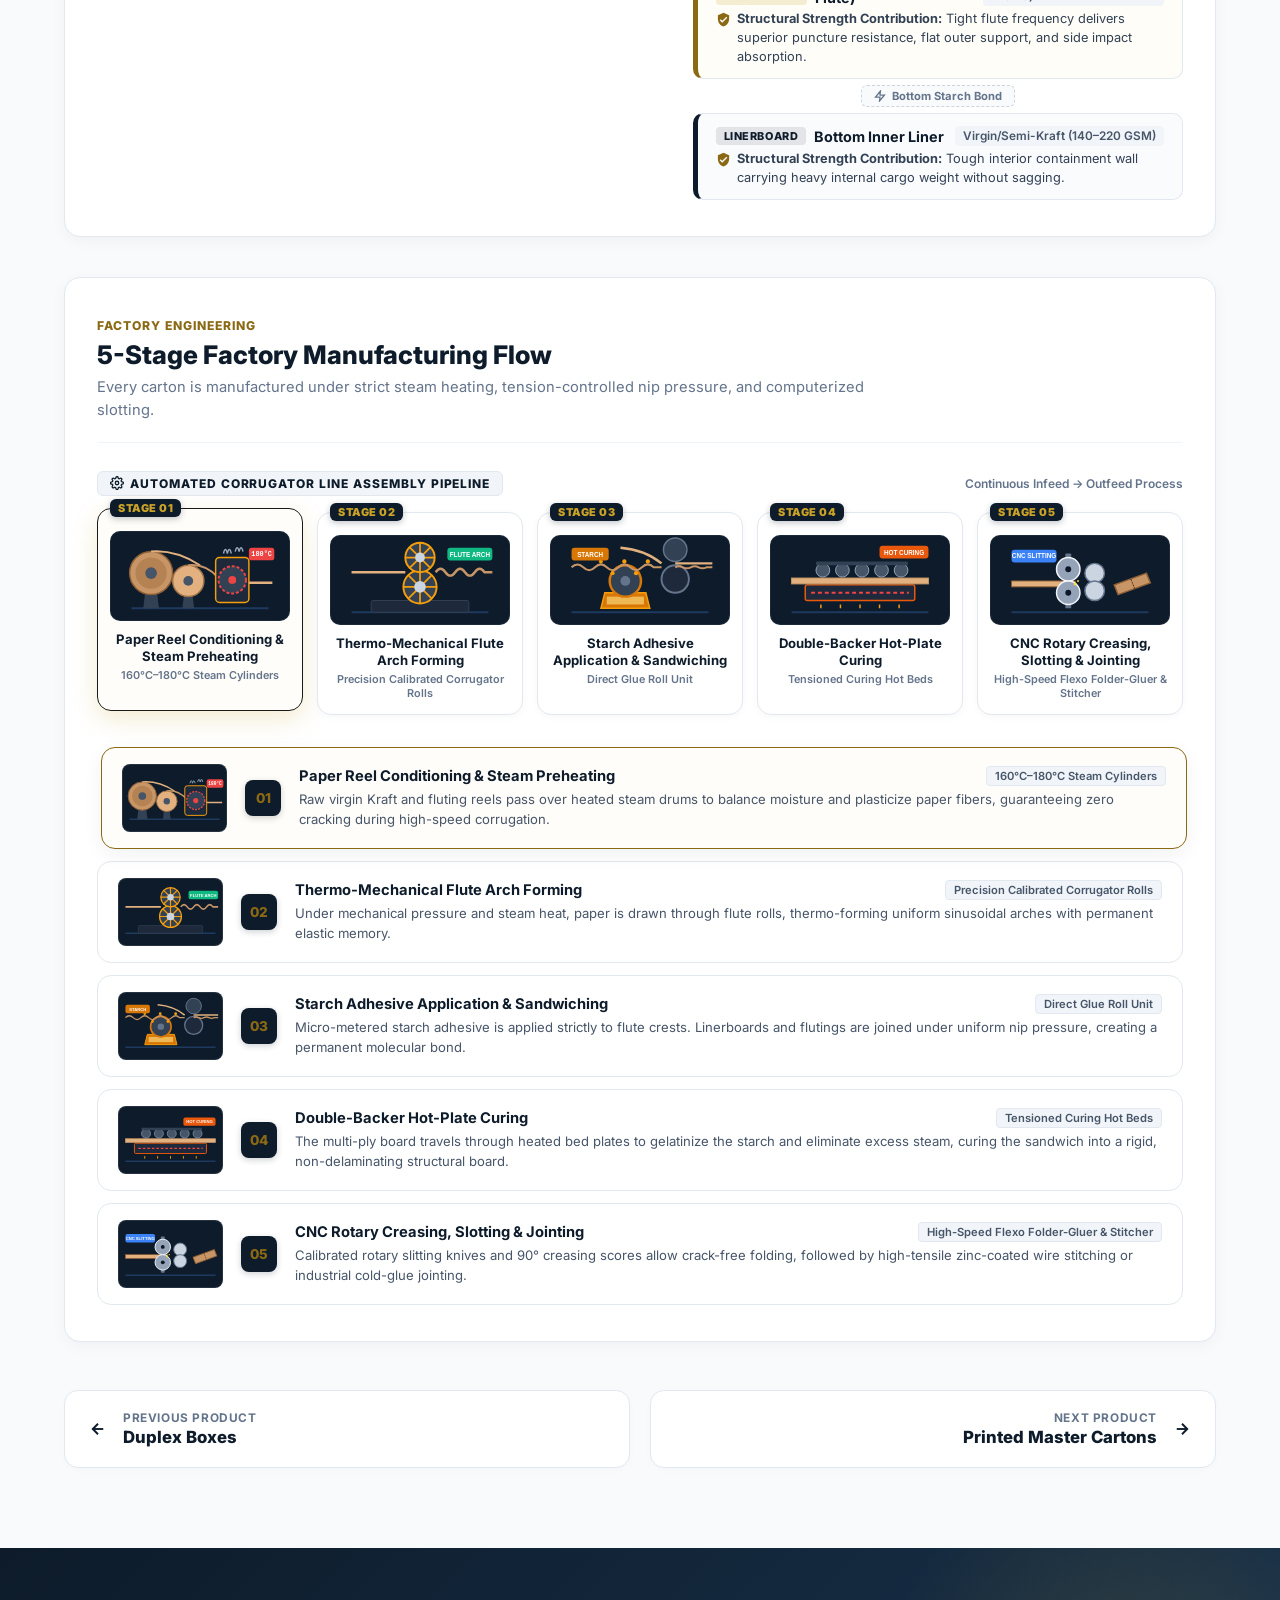
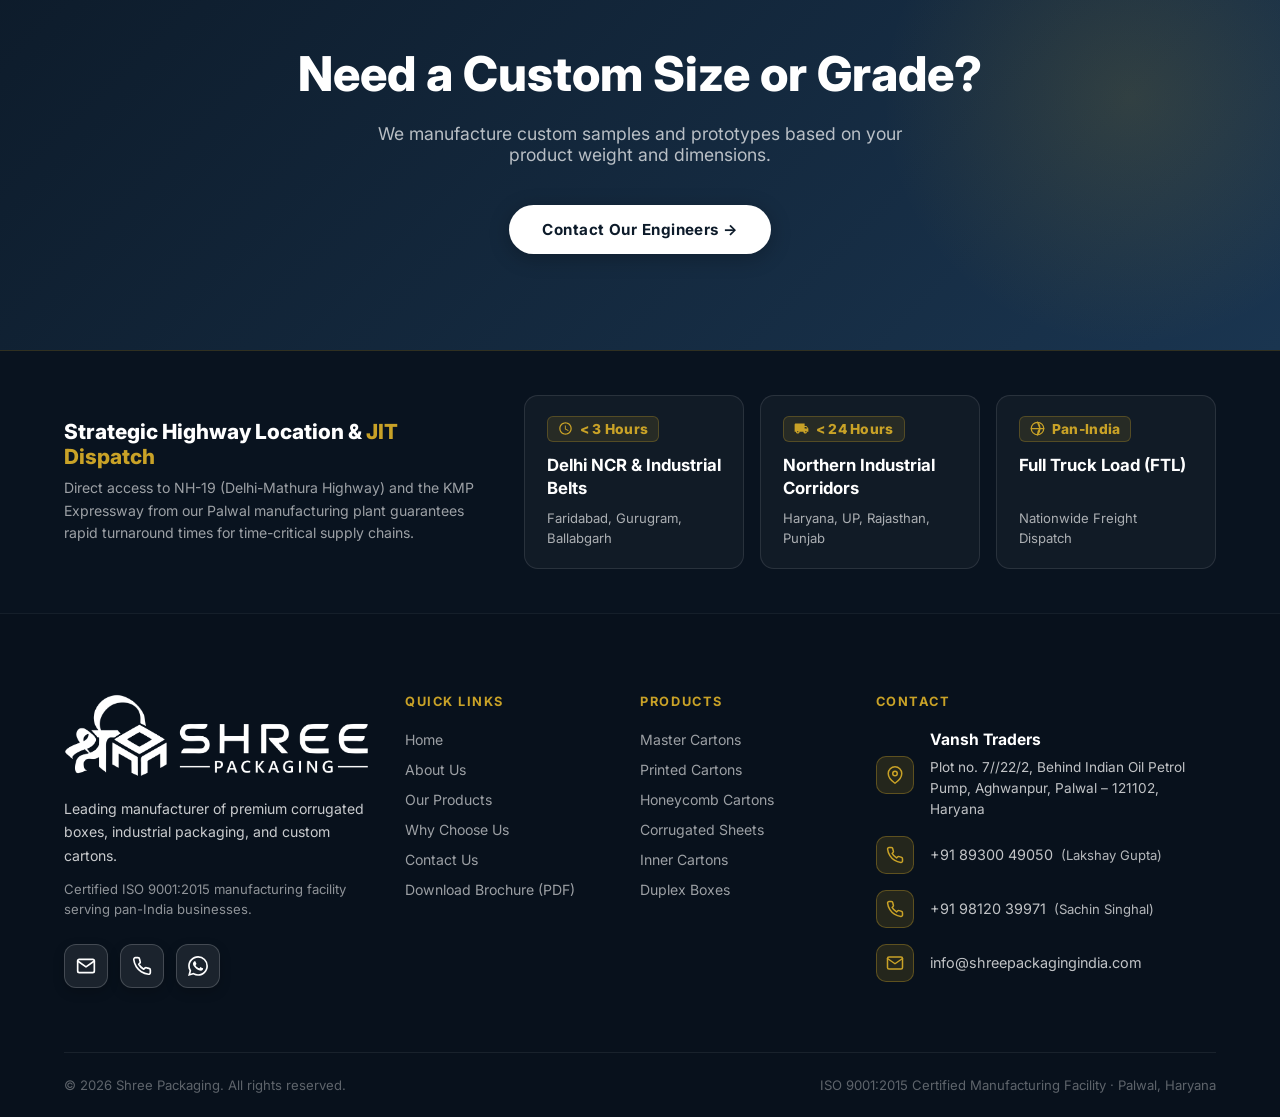
<file: product-specs.html>
<!DOCTYPE html>
<html lang="en">
<head>
<meta charset="UTF-8">
<meta name="viewport" content="width=device-width, initial-scale=1.0">
<title>Technical Specifications & Layer Build | Shree Packaging</title>
<meta name="description" content="In-depth packaging engineering specifications, multi-ply cross-section layer architecture, and factory manufacturing processes for Shree Packaging corrugated products.">
<link rel="icon" type="image/png" sizes="32x32" href="assets/images/favicon-32x32.png">
<link rel="icon" type="image/png" sizes="16x16" href="assets/images/favicon-16x16.png">
<link rel="apple-touch-icon" sizes="180x180" href="assets/images/apple-touch-icon.png">
<link rel="shortcut icon" href="favicon.ico">
<link rel="preconnect" href="https://fonts.googleapis.com">
<link rel="preconnect" href="https://fonts.gstatic.com" crossorigin>
<link href="https://fonts.googleapis.com/css2?family=Inter:wght@400;500;600;700;800;900&display=swap" rel="stylesheet">
<link rel="stylesheet" href="assets/css/style.css?v=4.1">
<script>
  (function() {
    var p = window.location.pathname;
    if (p.endsWith('/index.html') || p === '/index' || p.endsWith('/index')) {
      window.history.replaceState(null, '', (p.replace(/\/?index(\.html)?$/, '') || '/') + window.location.search + window.location.hash);
    } else if (p.endsWith('.html')) {
      window.history.replaceState(null, '', p.replace(/\.html$/, '') + window.location.search + window.location.hash);
    }
    document.addEventListener('DOMContentLoaded', function() {
      var y = new Date().getFullYear();
      document.querySelectorAll('.current-year').forEach(function(el) { el.textContent = y; });
    });
    function prefetchLink(e) {
      var a = e.target.closest('a');
      if (a && a.href && a.origin === location.origin && !a.dataset.prefetched && !a.href.endsWith('.pdf')) {
        a.dataset.prefetched = 'true';
        var link = document.createElement('link');
        link.rel = 'prefetch';
        link.href = a.href;
        document.head.appendChild(link);
      }
    }
    document.addEventListener('mouseover', prefetchLink, { passive: true });
    document.addEventListener('touchstart', prefetchLink, { passive: true });
  })();
</script>
<style id="specsDedicatedStyles">
  /* Reset and seamless navbar docking */
  body.specs-page-body {
    background-color: #F8FAFC !important;
    margin: 0 !important;
    padding-top: 0 !important;
  }
  body.specs-page-body .navbar {
    position: sticky !important;
    top: 0 !important;
    left: 0 !important;
    right: 0 !important;
    z-index: 1000 !important;
  }
  .specs-subnav-bar {
    background: #FFFFFF !important;
    border-bottom: 1px solid #E2E8F0 !important;
    padding: 12px 0 !important;
    position: static !important;
    box-shadow: none !important;
    margin: 0 !important;
  }
  .specs-subnav-inner {
    display: flex !important;
    align-items: center !important;
    justify-content: space-between !important;
    gap: 16px !important;
    flex-wrap: wrap !important;
  }
  .specs-back-btn {
    display: inline-flex !important;
    align-items: center !important;
    gap: 8px !important;
    font-weight: 700 !important;
    font-size: 0.88rem !important;
    color: var(--navy) !important;
    text-decoration: none !important;
    padding: 8px 16px !important;
    border-radius: 8px !important;
    background: #F1F5F9 !important;
    border: 1px solid #CBD5E1 !important;
    transition: all 0.2s ease !important;
  }
  .specs-back-btn:hover {
    background: var(--navy) !important;
    color: #FFFFFF !important;
    border-color: var(--navy) !important;
  }
  .specs-model-selector-wrap {
    display: flex !important;
    align-items: center !important;
    gap: 12px !important;
  }
  .specs-model-label {
    font-size: 0.85rem !important;
    font-weight: 700 !important;
    color: #64748B !important;
  }
  .specs-model-select {
    padding: 8px 16px !important;
    border-radius: 8px !important;
    border: 1.5px solid #CBD5E1 !important;
    font-weight: 700 !important;
    font-size: 0.88rem !important;
    color: var(--navy) !important;
    background: #FFFFFF !important;
    outline: none !important;
    cursor: pointer !important;
  }
  .specs-hero-section {
    padding: 36px 0 40px !important;
    background: #FFFFFF !important;
    border-bottom: 1px solid #E2E8F0 !important;
    position: static !important;
    margin: 0 !important;
  }
  .specs-hero-grid {
    display: grid !important;
    grid-template-columns: 420px 1fr !important;
    gap: 48px !important;
    align-items: start !important;
  }
  .specs-visual-card {
    background: #FFFFFF !important;
    border: 1.5px solid #E2E8F0 !important;
    border-radius: 18px !important;
    padding: 24px !important;
    display: flex !important;
    flex-direction: column !important;
    box-shadow: 0 4px 24px rgba(13, 27, 42, 0.05) !important;
  }
  .specs-img-box {
    background: #F8FAFC !important;
    border-radius: 14px !important;
    padding: 24px !important;
    text-align: center !important;
    margin-bottom: 20px !important;
    border: 1px solid #EDF2F7 !important;
    min-height: 270px !important;
    display: flex !important;
    align-items: center !important;
    justify-content: center !important;
  }
  .specs-img-box img {
    max-width: 100% !important;
    max-height: 230px !important;
    object-fit: contain !important;
    filter: drop-shadow(0 12px 24px rgba(0, 0, 0, 0.12)) !important;
  }
  .specs-card-actions .btn-primary {
    background: var(--navy) !important;
    color: #FFFFFF !important;
    border: 1.5px solid rgba(201, 162, 39, 0.45) !important;
    box-shadow: 0 4px 16px rgba(13, 27, 42, 0.18) !important;
  }
  .specs-card-actions .btn-primary:hover {
    background: var(--navy-light) !important;
    color: #FFFFFF !important;
    border-color: var(--gold-light) !important;
    transform: translateY(-2px) !important;
    box-shadow: 0 8px 24px rgba(13, 27, 42, 0.28) !important;
  }
  body.specs-page-body .navbar__cta {
    background: #FFFFFF !important;
    color: var(--navy) !important;
    font-weight: 700 !important;
  }
  body.specs-page-body .navbar__cta:hover {
    background: #F1F5F9 !important;
    color: var(--navy) !important;
  }
  .specs-info-card {
    display: flex !important;
    flex-direction: column !important;
    align-items: flex-start !important;
  }
  #specsProductTag {
    display: inline-flex !important;
    align-self: flex-start !important;
    width: fit-content !important;
    background: rgba(201, 162, 39, 0.12) !important;
    color: #B38E1B !important;
    border: 1px solid rgba(201, 162, 39, 0.28) !important;
    padding: 5px 14px !important;
    border-radius: 100px !important;
    font-size: 0.74rem !important;
    font-weight: 800 !important;
    letter-spacing: 0.08em !important;
    text-transform: uppercase !important;
    margin-bottom: 12px !important;
  }
  .specs-title {
    font-size: 2.4rem !important;
    font-weight: 900 !important;
    color: var(--navy) !important;
    margin: 0 0 12px !important;
    line-height: 1.15 !important;
    letter-spacing: -0.02em !important;
  }
  .specs-desc {
    font-size: 1.02rem !important;
    color: #475569 !important;
    line-height: 1.65 !important;
    margin: 0 0 24px !important;
    max-width: 660px !important;
  }
  .specs-highlight-chips {
    display: grid !important;
    grid-template-columns: repeat(4, 1fr) !important;
    gap: 12px !important;
    width: 100% !important;
    margin-bottom: 24px !important;
  }
  .specs-hl-chip {
    background: #F8FAFC !important;
    border: 1px solid #E2E8F0 !important;
    border-radius: 12px !important;
    padding: 14px 10px !important;
    text-align: center !important;
    box-shadow: 0 2px 8px rgba(0, 0, 0, 0.02) !important;
    display: flex !important;
    flex-direction: column !important;
    justify-content: center !important;
    transition: all 0.2s ease !important;
  }
  .specs-hl-chip:hover {
    border-color: var(--gold) !important;
    transform: translateY(-2px) !important;
    box-shadow: 0 6px 16px rgba(201, 162, 39, 0.12) !important;
    background: #FFFFFF !important;
  }
  .specs-hl-label {
    font-size: 0.7rem !important;
    text-transform: uppercase !important;
    font-weight: 800 !important;
    letter-spacing: 0.06em !important;
    color: #64748B !important;
    margin-bottom: 4px !important;
    display: block !important;
  }
  .specs-hl-val {
    font-size: 1.05rem !important;
    font-weight: 900 !important;
    color: var(--navy) !important;
    display: block !important;
  }
  .specs-quick-specs {
    display: grid !important;
    grid-template-columns: repeat(3, 1fr) !important;
    gap: 16px !important;
    width: 100% !important;
    padding: 16px 20px !important;
    background: #F8FAFC !important;
    border-radius: 12px !important;
    border: 1px solid #E2E8F0 !important;
  }
  .specs-quick-item {
    display: flex !important;
    align-items: center !important;
    gap: 12px !important;
  }
  .specs-quick-item svg {
    color: var(--gold) !important;
    flex-shrink: 0 !important;
  }
  .specs-quick-lbl {
    display: block !important;
    font-size: 0.72rem !important;
    font-weight: 700 !important;
    text-transform: uppercase !important;
    letter-spacing: 0.05em !important;
    color: #64748B !important;
  }
  .specs-quick-val {
    display: block !important;
    font-size: 0.86rem !important;
    font-weight: 800 !important;
    color: var(--navy) !important;
  }
  .specs-tabs-bar {
    background: #FFFFFF !important;
    border-bottom: 1px solid #E2E8F0 !important;
    margin-bottom: 28px !important;
    position: static !important;
    box-shadow: none !important;
  }
  @media (max-width: 980px) {
    .specs-hero-grid { grid-template-columns: 1fr !important; gap: 32px !important; }
    .specs-visual-card { max-width: 480px !important; margin: 0 auto !important; width: 100% !important; }
    .specs-highlight-chips { grid-template-columns: repeat(2, 1fr) !important; }
    .specs-quick-specs { grid-template-columns: 1fr !important; gap: 12px !important; }
    .specs-tabs-list { flex-direction: column !important; gap: 0 !important; }
    .specs-tab-btn { width: 100% !important; border-bottom: none !important; border-left: 3px solid transparent !important; }
    .specs-tab-btn.active { border-left-color: var(--gold) !important; background: #F8FAFC !important; }
  }
  @media (max-width: 640px) {
    .specs-subnav-inner { flex-direction: column !important; align-items: stretch !important; }
    .specs-back-btn { justify-content: center !important; }
    .specs-model-selector-wrap { flex-direction: column !important; align-items: stretch !important; }
    .specs-model-select { width: 100% !important; }
    .specs-title { font-size: 1.8rem !important; }
    .specs-highlight-chips { grid-template-columns: 1fr !important; }
    .specs-sub-actions { grid-template-columns: 1fr !important; }
  }
</style>
</head>
<body class="specs-page-body">

<header class="navbar" id="navbar">
  <div class="navbar__inner">
    <a href="/" class="navbar__logo">
      <img src="assets/images/logo_white.png" alt="Shree Packaging Logo">
    </a>
    <nav class="navbar__nav" id="nav">
      <a href="/" class="">Home</a>
      <a href="about" class="">About</a>
      <a href="products" class="active">Products</a>
      <a href="why-us" class="">Why Us</a>
      <a href="/brochure.pdf" target="_blank" rel="noopener noreferrer" class="navbar__brochure-btn" style="color:rgba(255,255,255,0.8);text-decoration:none;font-size:0.9rem;font-weight:500;padding:8px 14px;border-radius:8px;"><svg width="15" height="15" viewBox="0 0 24 24" fill="none" stroke="currentColor" stroke-width="2" stroke-linecap="round" stroke-linejoin="round" style="vertical-align:middle;margin-right:4px"><path d="M14 2H6a2 2 0 0 0-2 2v16a2 2 0 0 0 2 2h12a2 2 0 0 0 2-2V8z"></path><polyline points="14 2 14 8 20 8"></polyline><line x1="16" y1="13" x2="8" y2="13"></line><line x1="16" y1="17" x2="8" y2="17"></line><polyline points="10 9 9 9 8 9"></polyline></svg> Brochure</a>
      <a href="contact" class="navbar__cta ">Get a Quote</a>
    </nav>
    <button class="navbar__hamburger" id="hamburger" aria-label="Toggle navigation">
      <span></span><span></span><span></span>
    </button>
  </div>
</header>

<!-- TOP BACK NAVIGATION BAR -->
<div class="specs-subnav-bar">
  <div class="container specs-subnav-inner">
    <div class="specs-subnav-left">
      <a id="backToProductsBtn" href="products" class="specs-back-btn" onclick="goBackToProduct(event)" title="Back to Products Catalog">
        <svg width="16" height="16" viewBox="0 0 24 24" fill="none" stroke="currentColor" stroke-width="2.5" stroke-linecap="round" stroke-linejoin="round"><line x1="19" y1="12" x2="5" y2="12"></line><polyline points="12 19 5 12 12 5"></polyline></svg>
        <span>Back</span>
      </a>
      <span class="specs-nav-divider"></span>
      <nav class="products-breadcrumb" aria-label="Breadcrumb">
        <a href="/">Home</a>
        <span class="breadcrumb-sep">›</span>
        <a href="products" onclick="goBackToProduct(event)">Products</a>
        <span class="breadcrumb-sep">›</span>
        <span class="breadcrumb-current" id="breadcrumbProductTitle">Master Cartons</span>
      </nav>
    </div>

    <!-- Product Switcher Selector -->
    <div class="specs-model-selector-wrap">
      <label for="specsModelSelect" class="specs-model-label">Select Product:</label>
      <select id="specsModelSelect" class="specs-model-select" onchange="switchSpecsModel(this.value)">
        <option value="master">Master Cartons (3/5/7/9 PLY)</option>
        <option value="printed">Printed Master Cartons</option>
        <option value="honeycomb">Honeycomb Cartons</option>
        <option value="sheets">Corrugated Sheets &amp; Rolls</option>
        <option value="inner">Inner Cartons &amp; Partitions</option>
        <option value="duplex">Duplex Boxes</option>
      </select>
    </div>
  </div>
</div>

<!-- FULL-WIDTH PRODUCT HERO SPECIFICATION SHOWCASE -->
<section class="specs-hero-section">
  <div class="container">
    <div class="specs-hero-grid">
      <!-- Product Visual Display -->
      <div class="specs-visual-card">
        <div class="specs-img-box">
          <img id="specsProductImg" src="" alt="Product Packaging Image">
        </div>
        <div class="specs-card-actions">
          <a id="specsQuoteBtn" href="contact" class="btn btn-primary" style="width:100%;justify-content:center">Request Factory Quote →</a>
          <div class="specs-sub-actions">
            <a id="specsSampleBtn" href="contact?intent=sample" class="btn btn-outline specs-action-sub-btn">Request 48h Sample Kit</a>
            <a id="specsCompareLink" href="compare" class="specs-compare-jump specs-action-sub-btn">
              <svg width="15" height="15" viewBox="0 0 24 24" fill="none" stroke="currentColor" stroke-width="2" stroke-linecap="round" stroke-linejoin="round"><rect x="3" y="3" width="18" height="18" rx="2" ry="2"></rect><line x1="9" y1="3" x2="9" y2="21"></line><line x1="15" y1="3" x2="15" y2="21"></line></svg>
              Compare Products →
            </a>
          </div>
        </div>
      </div>

      <!-- Product Meta & Highlights -->
      <div class="specs-info-card">
        <div id="specsProductTag" class="tag" style="margin-bottom:8px"></div>
        <h1 id="specsProductTitle" class="specs-title"></h1>
        <p id="specsProductDesc" class="specs-desc"></p>

        <!-- 4 Key Technical Highlights -->
        <div class="specs-highlight-chips" id="specsHighlightChips"></div>

        <!-- Quick Engineering Parameters Bar -->
        <div class="specs-quick-specs">
          <div class="specs-quick-item">
            <svg width="18" height="18" viewBox="0 0 24 24" fill="none" stroke="currentColor" stroke-width="2" stroke-linecap="round" stroke-linejoin="round"><rect x="2" y="7" width="20" height="14" rx="2" ry="2"></rect><path d="M16 21V5a2 2 0 0 0-2-2h-4a2 2 0 0 0-2 2v16"></path></svg>
            <div>
              <span class="specs-quick-lbl">Standard Fluting</span>
              <strong class="specs-quick-val">Narrow (B), Broad (A), Micro (E), Multi (AB)</strong>
            </div>
          </div>
          <div class="specs-quick-item">
            <svg width="18" height="18" viewBox="0 0 24 24" fill="none" stroke="currentColor" stroke-width="2" stroke-linecap="round" stroke-linejoin="round"><circle cx="12" cy="12" r="10"></circle><polyline points="12 6 12 12 16 14"></polyline></svg>
            <div>
              <span class="specs-quick-lbl">Production Turnaround</span>
              <strong class="specs-quick-val">24–48h Fast Track Dispatch</strong>
            </div>
          </div>
          <div class="specs-quick-item">
            <svg width="18" height="18" viewBox="0 0 24 24" fill="none" stroke="currentColor" stroke-width="2" stroke-linecap="round" stroke-linejoin="round"><path d="M22 11.08V12a10 10 0 1 1-5.93-9.14"></path><polyline points="22 4 12 14.01 9 11.01"></polyline></svg>
            <div>
              <span class="specs-quick-lbl">Quality Certification</span>
              <strong class="specs-quick-val">100% Lab Tested &middot; COA Provided</strong>
            </div>
          </div>
        </div>
      </div>
    </div>
  </div>
</section>

<!-- FULL-WIDTH SECTION NAVIGATION TABS -->
<div class="specs-tabs-bar">
  <div class="container">
    <div class="specs-tabs-list">
      <button class="specs-tab-btn active" id="tabBtnAnatomy" onclick="switchSpecsTab('anatomy')">
        <svg width="18" height="18" viewBox="0 0 24 24" fill="none" stroke="currentColor" stroke-width="2" stroke-linecap="round" stroke-linejoin="round"><path d="M21 16V8a2 2 0 0 0-1-1.73l-7-4a2 2 0 0 0-2 0l-7 4A2 2 0 0 0 3 8v8a2 2 0 0 0 1 1.73l7 4a2 2 0 0 0 2 0l7-4A2 2 0 0 0 21 16z"></path><polyline points="3.29 7 12 12 20.71 7"></polyline><line x1="12" y1="22.08" x2="12" y2="12"></line></svg>
        <span>Layer Anatomy &amp; Manufacturing Flow</span>
      </button>
      <button class="specs-tab-btn" id="tabBtnTesting" onclick="switchSpecsTab('testing')">
        <svg width="18" height="18" viewBox="0 0 24 24" fill="none" stroke="currentColor" stroke-width="2" stroke-linecap="round" stroke-linejoin="round"><path d="M14 2H6a2 2 0 0 0-2 2v16a2 2 0 0 0 2 2h12a2 2 0 0 0 2-2V8z"></path><polyline points="14 2 14 8 20 8"></polyline><line x1="16" y1="13" x2="8" y2="13"></line><line x1="16" y1="17" x2="8" y2="17"></line><polyline points="10 9 9 9 8 9"></polyline></svg>
        <span>Engineering Specs &amp; Testing COA</span>
      </button>
    </div>
  </div>
</div>

<!-- MAIN CONTENT CONTAINER -->
<section class="section" style="padding-top: 10px; padding-bottom: 80px;">
  <div class="container">

    <!-- TAB 1: LAYER ANATOMY & 5-STAGE MANUFACTURING -->
    <div id="specsContentAnatomy" class="specs-tab-pane active">
      
      <!-- Cross-Section Layer Architecture Card -->
      <div class="specs-section-box">
        <div class="specs-box-header">
          <div>
            <span class="specs-eyebrow">Structural Integrity</span>
            <h2 class="specs-section-title">Cross-Section Layer Architecture</h2>
          </div>
          <p class="specs-section-subtitle">Discover how each individual paper liner, fluting wave, and starch adhesive bond contributes to overall stacking, burst, and puncture resistance.</p>
        </div>

        <div class="specs-architecture-layout">
          <!-- Illustrated Cross-Section Visual Blueprint Column -->
          <div class="specs-blueprint-card">
            <div class="specs-blueprint-header">
              <div class="specs-blueprint-tag">
                <svg width="13" height="13" viewBox="0 0 24 24" fill="none" stroke="currentColor" stroke-width="2.2"><rect x="3" y="3" width="18" height="18" rx="2"/><path d="M3 9h18"/><path d="M9 21V9"/></svg>
                <span>Cross-Section Profile · CAD Draft</span>
              </div>
              <span id="boardCaliperBadge" class="specs-blueprint-caliper">Caliper: ~7.2mm</span>
            </div>
            
            <!-- Dynamic SVG Diagram Canvas -->
            <div id="boardDiagramCanvas" class="board-diagram-canvas"></div>
            
            <div class="specs-blueprint-footer">
              <span class="blueprint-hint">
                <svg width="12" height="12" viewBox="0 0 24 24" fill="none" stroke="currentColor" stroke-width="2"><circle cx="12" cy="12" r="10"/><line x1="12" y1="16" x2="12" y2="12"/><line x1="12" y1="8" x2="12.01" y2="8"/></svg>
                Click or hover any layer in the CAD drawing to cross-reference technical specifications
              </span>
            </div>
          </div>

          <!-- Detailed Layer Spec Cards Column -->
          <div class="specs-layers-col">
            <!-- Interactive 3-PLY / 5-PLY / 7-PLY / 9-PLY Switcher (for Master Cartons) -->
            <div id="specsPlySwitcher" class="ply-switcher" style="display:none;margin-bottom:16px;"></div>

            <!-- Layer Stack Container -->
            <div id="specsLayersContainer" class="layers-container" style="margin-bottom:0"></div>
          </div>
        </div>
      </div>

      <!-- 5-Stage Precision Manufacturing Flow Card -->
      <div class="specs-section-box" style="margin-top:40px;">
        <div class="specs-box-header">
          <div>
            <span class="specs-eyebrow">Factory Engineering</span>
            <h2 class="specs-section-title">5-Stage Factory Manufacturing Flow</h2>
          </div>
          <p class="specs-section-subtitle">Every carton is manufactured under strict steam heating, tension-controlled nip pressure, and computerized slotting.</p>
        </div>

        <!-- 5-Stage Visual Machinery Pipeline -->
        <div class="mfg-pipeline-wrapper">
          <div class="mfg-pipeline-header">
            <div class="mfg-pipeline-tag">
              <svg width="14" height="14" viewBox="0 0 24 24" fill="none" stroke="currentColor" stroke-width="2.2"><circle cx="12" cy="12" r="3"></circle><path d="M19.4 15a1.65 1.65 0 0 0 .33 1.82l.06.06a2 2 0 0 1 0 2.83 2 2 0 0 1-2.83 0l-.06-.06a1.65 1.65 0 0 0-1.82-.33 1.65 1.65 0 0 0-1 1.51V21a2 2 0 0 1-2 2 2 2 0 0 1-2-2v-.09A1.65 1.65 0 0 0 9 19.4a1.65 1.65 0 0 0-1.82.33l-.06.06a2 2 0 0 1-2.83 0 2 2 0 0 1 0-2.83l.06-.06a1.65 1.65 0 0 0 .33-1.82 1.65 1.65 0 0 0-1.51-1H3a2 2 0 0 1-2-2 2 2 0 0 1 2-2h.09A1.65 1.65 0 0 0 4.6 9a1.65 1.65 0 0 0-.33-1.82l-.06-.06a2 2 0 0 1 0-2.83 2 2 0 0 1 2.83 0l.06.06a1.65 1.65 0 0 0 1.82.33H9a1.65 1.65 0 0 0 1-1.51V3a2 2 0 0 1 2-2 2 2 0 0 1 2 2v.09a1.65 1.65 0 0 0 1 1.51 1.65 1.65 0 0 0 1.82-.33l.06-.06a2 2 0 0 1 2.83 0 2 2 0 0 1 0 2.83l-.06.06a1.65 1.65 0 0 0-.33 1.82V9a1.65 1.65 0 0 0 1.51 1H21a2 2 0 0 1 2 2 2 2 0 0 1-2 2h-.09a1.65 1.65 0 0 0-1.51 1z"></path></svg>
              <span>Automated Corrugator Line Assembly Pipeline</span>
            </div>
            <span style="font-size:0.75rem;color:#64748B;font-weight:600;">Continuous Infeed &rarr; Outfeed Process</span>
          </div>
          <div id="specsMfgPipeline" class="mfg-pipeline-track"></div>
        </div>

        <!-- 5 Detailed Machine Process Cards -->
        <div id="specsMfgStepsContainer" class="mfg-steps-container" style="margin-bottom:0"></div>
      </div>

    </div>

    <!-- TAB 2: COMPLETE ENGINEERING SPECIFICATIONS & APPLICATIONS -->
    <div id="specsContentTesting" class="specs-tab-pane">
      
      <div class="specs-section-box">
        <div class="specs-box-header">
          <div>
            <span class="specs-eyebrow">Laboratory Certified Parameters</span>
            <h2 class="specs-section-title">Technical Engineering Data &amp; Testing COA</h2>
          </div>
          <p class="specs-section-subtitle">All parameters are verified via calibrated in-house pneumatic burst testers and digital Cobb 60 moisture equipment.</p>
        </div>

        <table class="specs-table" style="margin-bottom:32px;">
          <tbody id="specsTableBody"></tbody>
        </table>

        <div class="spec-table-title" style="margin-bottom:14px;">Recommended Industrial Applications</div>
        <div class="product-modal__apps" id="specsAppsContainer" style="margin-bottom:0"></div>
      </div>

    </div>

    <!-- BOTTOM NEXT PRODUCT PAGINATION -->
    <div class="specs-pagination-bar">
      <a id="prevProductLink" href="#" class="specs-nav-prev" onclick="navigateModel(-1, event)">
        <svg width="18" height="18" viewBox="0 0 24 24" fill="none" stroke="currentColor" stroke-width="2.5"><line x1="19" y1="12" x2="5" y2="12"></line><polyline points="12 19 5 12 12 5"></polyline></svg>
        <div>
          <span class="specs-nav-sub">Previous Product</span>
          <strong id="prevProductName"></strong>
        </div>
      </a>
      <a id="nextProductLink" href="#" class="specs-nav-next" onclick="navigateModel(1, event)">
        <div>
          <span class="specs-nav-sub">Next Product</span>
          <strong id="nextProductName"></strong>
        </div>
        <svg width="18" height="18" viewBox="0 0 24 24" fill="none" stroke="currentColor" stroke-width="2.5"><line x1="5" y1="12" x2="19" y2="12"></line><polyline points="12 5 19 12 12 19"></polyline></svg>
      </a>
    </div>

  </div>
</section>

<!-- CTA -->
<section class="cta-banner">
  <div class="container" style="position:relative;z-index:1">
    <h2 class="cta-banner__title">Need a Custom Size or Grade?</h2>
    <p class="cta-banner__desc">We manufacture custom samples and prototypes based on your product weight and dimensions.</p>
    <div class="cta-banner__actions">
      <a href="contact" class="btn btn-primary">Contact Our Engineers →</a>
    </div>
  </div>
</section>

<!-- REGIONAL LOGISTICS CORRIDOR -->
<section class="logistics-corridor">
  <div class="container">
    <div class="logistics-corridor__inner">
      <div>
        <h3 class="logistics-corridor__title">Strategic Highway Location &amp; <span>JIT Dispatch</span></h3>
        <p class="logistics-corridor__desc">Direct access to NH-19 (Delhi-Mathura Highway) and the KMP Expressway from our Palwal manufacturing plant guarantees rapid turnaround times for time-critical supply chains.</p>
      </div>
      <div class="logistics-hubs">
        <div class="logistics-hub">
          <div class="logistics-hub__time">
            <svg width="15" height="15" viewBox="0 0 24 24" fill="currentColor"><path d="M11.99 2C6.47 2 2 6.48 2 12s4.47 10 9.99 10C17.52 22 22 17.52 22 12S17.52 2 11.99 2zM12 20c-4.42 0-8-3.58-8-8s3.58-8 8-8 8 3.58 8 8-3.58 8-8 8zm.5-13H11v6l5.25 3.15.75-1.23-4.5-2.67z"/></svg>
            &lt; 3 Hours
          </div>
          <div class="logistics-hub__region">Delhi NCR &amp; Industrial Belts</div>
          <div class="logistics-hub__note">Faridabad, Gurugram, Ballabgarh</div>
        </div>
        <div class="logistics-hub">
          <div class="logistics-hub__time">
            <svg width="15" height="15" viewBox="0 0 24 24" fill="currentColor"><path d="M20 8h-3V4H3c-1.1 0-2 .9-2 2v11h2c0 1.66 1.34 3 3 3s3-1.34 3-3h6c0 1.66 1.34 3 3 3s3-1.34 3-3h2v-5l-3-4zm-.5 1.5l1.96 2.5H17V9.5h2.5zM6 18c-.55 0-1-.45-1-1s.45-1 1-1 1 .45 1 1-.45 1-1 1zm13 0c-.55 0-1-.45-1-1s.45-1 1-1 1 .45 1 1-.45 1-1 1z"/></svg>
            &lt; 24 Hours
          </div>
          <div class="logistics-hub__region">Northern Industrial Corridors</div>
          <div class="logistics-hub__note">Haryana, UP, Rajasthan, Punjab</div>
        </div>
        <div class="logistics-hub">
          <div class="logistics-hub__time">
            <svg width="15" height="15" viewBox="0 0 24 24" fill="none" stroke="currentColor" stroke-width="2" stroke-linecap="round" stroke-linejoin="round"><circle cx="12" cy="12" r="10"></circle><line x1="2" y1="12" x2="22" y2="12"></line><path d="M12 2a15.3 15.3 0 0 1 4 10 15.3 15.3 0 0 1-4 10 15.3 15.3 0 0 1 4-10z"></path></svg>
            Pan-India
          </div>
          <div class="logistics-hub__region">Full Truck Load (FTL)</div>
          <div class="logistics-hub__note">Nationwide Freight Dispatch</div>
        </div>
      </div>
    </div>
  </div>
</section>

<!-- FOOTER -->
<footer class="footer">
  <div class="container">
    <div class="footer__grid">
      <div>
        <div class="footer__logo">
          <img src="assets/images/logo_white.png" alt="Shree Packaging">
        </div>
        <p class="footer__about">Leading manufacturer of premium corrugated boxes, industrial packaging, and custom cartons.</p>
        <p class="footer__cert">Certified ISO 9001:2015 manufacturing facility serving pan-India businesses.</p>
        <div class="footer__social">
          <a href="mailto:info@shreepackagingindia.com" class="social-link social-link--email" title="Email: info@shreepackagingindia.com" aria-label="Email"><svg class="social-icon-default" width="20" height="20" viewBox="0 0 24 24" fill="none" stroke="currentColor" stroke-width="2" stroke-linecap="round" stroke-linejoin="round"><path d="M4 4h16c1.1 0 2 .9 2 2v12c0 1.1-.9 2-2 2H4c-1.1 0-2-.9-2-2V6c0-1.1.9-2 2-2z"></path><polyline points="22,6 12,13 2,6"></polyline></svg><svg class="social-icon-hover" width="20" height="20" viewBox="0 -31.5 256 256" preserveAspectRatio="xMidYMid"><g><path d="M58.1818182,192.049515 L58.1818182,93.1404244 L27.5066233,65.0770089 L0,49.5040608 L0,174.59497 C0,184.253152 7.82545455,192.049515 L17.4545455,192.049515 L58.1818182,192.049515 Z" fill="#4285F4"></path><path d="M197.818182,192.049515 L238.545455,192.049515 C248.203636,192.049515 256,184.224061 256,174.59497 L256,49.5040608 L224.844415,67.3422767 L197.818182,93.1404244 L197.818182,192.049515 Z" fill="#34A853"></path><polygon fill="#EA4335" points="58.1818182 93.1404244 54.0077618 54.4932827 58.1818182 17.5040608 128 69.8676972 197.818182 17.5040608 202.487488 52.4960089 197.818182 93.1404244 128 145.504061"></polygon><path d="M197.818182,17.5040608 L197.818182,93.1404244 L256,49.5040608 L256,26.2313335 C256,4.64587897 231.36,-7.65957557 214.109091,5.28587897 L197.818182,17.5040608 Z" fill="#FBBC04"></path><path d="M0,49.5040608 L26.7588051,69.5731646 L58.1818182,93.1404244 L58.1818182,17.5040608 L41.8909091,5.28587897 C24.6109091,-7.65957557 0,4.64587897 0,26.2313335 L0,49.5040608 Z" fill="#C5221F"></path></g></svg></a>
          <a href="tel:8930049050" class="social-link social-link--call" title="Call: +91 89300 49050" aria-label="Call"><svg width="20" height="20" viewBox="0 0 24 24" fill="none" stroke="currentColor" stroke-width="2" stroke-linecap="round" stroke-linejoin="round"><path d="M22 16.92v3a2 2 0 0 1-2.18 2 19.79 19.79 0 0 1-8.63-3.07 19.5 19.5 0 0 1-6-6 19.79 19.79 0 0 1-3.07-8.67A2 2 0 0 1 4.11 2h3a2 2 0 0 1 2 1.72 12.84 12.84 0 0 0 .7 2.81 2 2 0 0 1-.45 2.11L8.09 9.91a16 16 0 0 0 6 6l1.27-1.27a2 2 0 0 1 2.11-.45 12.84 12.84 0 0 0 2.81.7A2 2 0 0 1 22 16.92z"></path></svg></a>
          <a href="https://wa.me/918930049050" target="_blank" class="social-link social-link--whatsapp" title="WhatsApp Us" aria-label="WhatsApp"><svg width="20" height="20" viewBox="0 0 24 24" fill="currentColor"><path d="M17.472 14.382c-.297-.149-1.758-.867-2.03-.967-.273-.099-.471-.148-.67.15-.197.297-.767.966-.94 1.164-.173.199-.347.223-.644.075-.297-.15-1.255-.463-2.39-1.475-.883-.788-1.48-1.761-1.653-2.059-.173-.297-.018-.458.13-.606.134-.133.298-.347.446-.52.149-.174.198-.298.298-.497.099-.198.05-.371-.025-.52-.075-.149-.669-1.612-.916-2.207-.242-.579-.487-.5-.669-.51-.173-.008-.371-.01-.57-.01-.198 0-.52.074-.792.372-.272.297-1.04 1.016-1.04 2.479 0 1.462 1.065 2.875 1.213 3.074.149.198 2.096 3.2 5.077 4.487.709.306 1.262.489 1.694.625.712.227 1.36.195 1.871.118.571-.085 1.758-.719 2.006-1.413.248-.694.248-1.289.173-1.413-.074-.124-.272-.198-.57-.347m-5.421 7.403h-.004a9.87 9.87 0 01-5.031-1.378l-.361-.214-3.741.982.998-3.648-.235-.374a9.86 9.86 0 01-1.51-5.26c.001-5.45 4.436-9.884 9.888-9.884 2.64 0 5.122 1.03 6.988 2.898a9.825 9.825 0 012.893 6.994c-.003 5.45-4.437 9.884-9.885 9.884m8.413-18.297A11.815 11.815 0 0012.05 0C5.495 0 .16 5.335.157 11.892c0 2.096.547 4.142 1.588 5.945L.057 24l6.305-1.654a11.882 11.882 0 005.683 1.448h.005c6.554 0 11.89-5.335 11.893-11.893a11.821 11.821 0 00-3.48-8.413z"/></svg></a>
        </div>
      </div>
      <div>
        <h4 class="footer__heading">Quick Links</h4>
        <ul class="footer__links">
          <li><a href="/">Home</a></li>
          <li><a href="about">About Us</a></li>
          <li><a href="products">Our Products</a></li>
          <li><a href="why-us">Why Choose Us</a></li>
          <li><a href="contact">Contact Us</a></li>
          <li><a href="/brochure.pdf" target="_blank" rel="noopener noreferrer">Download Brochure (PDF)</a></li>
        </ul>
      </div>
      <div>
        <h4 class="footer__heading">Products</h4>
        <ul class="footer__links">
          <li><a href="products#master">Master Cartons</a></li>
          <li><a href="products#printed">Printed Cartons</a></li>
          <li><a href="products#honeycomb">Honeycomb Cartons</a></li>
          <li><a href="products#sheets">Corrugated Sheets</a></li>
          <li><a href="products#inner">Inner Cartons</a></li>
          <li><a href="products#duplex">Duplex Boxes</a></li>
        </ul>
      </div>
      <div>
        <h4 class="footer__heading">Contact</h4>
        <div class="footer__contact-item">
          <span class="footer__contact-icon"><svg width="20" height="20" viewBox="0 0 24 24" fill="none" stroke="currentColor" stroke-width="2" stroke-linecap="round" stroke-linejoin="round"><path d="M21 10c0 7-9 13-9 13s-9-6-9-13a9 9 0 0 1 18 0z"></path><circle cx="12" cy="10" r="3"></circle></svg></span>
          <div>
            <strong class="footer__contact-address-name">Vansh Traders</strong>
            <span class="footer__contact-address-body">Plot no. 7//22/2, Behind Indian Oil Petrol Pump, Aghwanpur, Palwal – 121102, Haryana</span>
          </div>
        </div>
        <div class="footer__contact-item">
          <span class="footer__contact-icon"><svg width="20" height="20" viewBox="0 0 24 24" fill="none" stroke="currentColor" stroke-width="2" stroke-linecap="round" stroke-linejoin="round"><path d="M22 16.92v3a2 2 0 0 1-2.18 2 19.79 19.79 0 0 1-8.63-3.07 19.5 19.5 0 0 1-6-6 19.79 19.79 0 0 1-3.07-8.67A2 2 0 0 1 4.11 2h3a2 2 0 0 1 2 1.72 12.84 12.84 0 0 0 .7 2.81 2 2 0 0 1-.45 2.11L8.09 9.91a16 16 0 0 0 6 6l1.27-1.27a2 2 0 0 1 2.11-.45 12.84 12.84 0 0 0 2.81.7A2 2 0 0 1 22 16.92z"></path></svg></span>
          <div>
            <a href="tel:8930049050" style="color:inherit;text-decoration:none">+91 89300 49050</a> <span class="footer__phone-name">(Lakshay&nbsp;Gupta)</span>
          </div>
        </div>
        <div class="footer__contact-item">
          <span class="footer__contact-icon"><svg width="20" height="20" viewBox="0 0 24 24" fill="none" stroke="currentColor" stroke-width="2" stroke-linecap="round" stroke-linejoin="round"><path d="M22 16.92v3a2 2 0 0 1-2.18 2 19.79 19.79 0 0 1-8.63-3.07 19.5 19.5 0 0 1-6-6 19.79 19.79 0 0 1-3.07-8.67A2 2 0 0 1 4.11 2h3a2 2 0 0 1 2 1.72 12.84 12.84 0 0 0 .7 2.81 2 2 0 0 1-.45 2.11L8.09 9.91a16 16 0 0 0 6 6l1.27-1.27a2 2 0 0 1 2.11-.45 12.84 12.84 0 0 0 2.81.7A2 2 0 0 1 22 16.92z"></path></svg></span>
          <div>
            <a href="tel:9812039971" style="color:inherit;text-decoration:none">+91 98120 39971</a> <span class="footer__phone-name">(Sachin&nbsp;Singhal)</span>
          </div>
        </div>
        <div class="footer__contact-item">
          <span class="footer__contact-icon"><svg width="20" height="20" viewBox="0 0 24 24" fill="none" stroke="currentColor" stroke-width="2" stroke-linecap="round" stroke-linejoin="round"><path d="M4 4h16c1.1 0 2 .9 2 2v12c0 1.1-.9 2-2 2H4c-1.1 0-2-.9-2-2V6c0-1.1.9-2 2-2z"></path><polyline points="22,6 12,13 2,6"></polyline></svg></span>
          <span><a href="mailto:info@shreepackagingindia.com" style="color:inherit;text-decoration:none">info@shreepackagingindia.com</a></span>
        </div>
      </div>
    </div>
    <div class="footer__bottom">
      <span>© <span class="current-year">2026</span> Shree Packaging. All rights reserved.</span>
      <span>ISO 9001:2015 Certified Manufacturing Facility · Palwal, Haryana</span>
    </div>
  </div>
</footer>

<!-- Floating WhatsApp -->
<a href="https://wa.me/918930049050?text=Hello%20Shree%20Packaging%2C%20I%20am%20reviewing%20your%20technical%20specifications%20and%20need%20assistance." 
   target="_blank" 
   class="floating-wa"
   title="Chat on WhatsApp"
   aria-label="Chat on WhatsApp">
  <svg width="32" height="32" viewBox="0 0 24 24" fill="white"><path d="M17.472 14.382c-.297-.149-1.758-.867-2.03-.967-.273-.099-.471-.148-.67.15-.197.297-.767.966-.94 1.164-.173.199-.347.223-.644.075-.297-.15-1.255-.463-2.39-1.475-.883-.788-1.48-1.761-1.653-2.059-.173-.297-.018-.458.13-.606.134-.133.298-.347.446-.52.149-.174.198-.298.298-.497.099-.198.05-.371-.025-.52-.075-.149-.669-1.612-.916-2.207-.242-.579-.487-.5-.669-.51-.173-.008-.371-.01-.57-.01-.198 0-.52.074-.792.372-.272.297-1.04 1.016-1.04 2.479 0 1.462 1.065 2.875 1.213 3.074.149.198 2.096 3.2 5.077 4.487.709.306 1.262.489 1.694.625.712.227 1.36.195 1.871.118.571-.085 1.758-.719 2.006-1.413.248-.694.248-1.289.173-1.413-.074-.124-.272-.198-.57-.347m-5.421 7.403h-.004a9.87 9.87 0 01-5.031-1.378l-.361-.214-3.741.982.998-3.648-.235-.374a9.86 9.86 0 01-1.51-5.26c.001-5.45 4.436-9.884 9.888-9.884 2.64 0 5.122 1.03 6.988 2.898a9.825 9.825 0 012.893 6.994c-.003 5.45-4.437 9.884-9.885 9.884m8.413-18.297A11.815 11.815 0 0012.05 0C5.495 0 .16 5.335.157 11.892c0 2.096.547 4.142 1.588 5.945L.057 24l6.305-1.654a11.882 11.882 0 005.683 1.448h.005c6.554 0 11.89-5.335 11.893-11.893a11.821 11.821 0 00-3.48-8.413z"/></svg>
</a>
<button id="backToTop" onclick="window.scrollTo({top:0,behavior:'smooth'})" 
  style="display:none;position:fixed;bottom:100px;right:28px;z-index:9998;width:44px;height:44px;border-radius:50%;background:var(--navy);border:2px solid var(--gold-light);color:var(--gold-light);cursor:pointer;font-size:1.2rem;box-shadow:var(--shadow);"
  title="Back to top">↑</button>

<script>
// Complete Technical Data Dictionary for All 6 Products
const productsData = {
  master: {
    id: 'master',
    name: 'Master Cartons',
    tag: 'Heavy-Duty Industrial Shipping',
    img: 'assets/images/product_master.png',
    desc: 'Heavy-duty industrial corrugated shippers engineered for safe cargo consolidation, pallet stacking, and long-distance transit under extreme compression.',
    highlights: [
      { label: 'Construction', val: '3, 5, 7 & 9 PLY Multi-Wall' },
      { label: 'Burst Factor', val: '16 to 35+ BF Range' },
      { label: 'Max Stack Load', val: 'Up to 500+ kg Static' },
      { label: 'Moisture COA', val: '< 9% Moisture (Cobb 60)' }
    ],
    specs: {
      'Board Construction': '3 PLY (Single Wall), 5 PLY (Double Wall), 7 PLY (Triple Wall), 9 PLY (Quadruple Wall)',
      'Fluting Profiles': 'Narrow Flute (B: 3mm), Broad Flute (A), Micro (E: 1.5mm), Multi-Wall (AB / BB)',
      'Paper Grammage (GSM)': '100 GSM to 350 GSM Virgin Kraft & High-Performance Semi-Kraft',
      'Burst Factor (BF)': '16 BF, 18 BF, 22 BF, 28 BF, up to 35+ BF Range',
      'Bursting Strength': '8.0 to 22.5 kg/cm² (Pneumatic In-House Lab Verified)',
      'Stacking / Load Capacity': 'Up to 500+ kg static warehouse stack load',
      'Moisture Tolerance': 'Certified COA < 9% with Cobb 60 water absorption sizing',
      'Print & Finishes': 'Plain Kraft or 1–2 Colour Flexo Shipping & Handling Markings'
    },
    applications: ['Automotive Ancillaries', 'Heavy Engineering Spares', 'Export Pallet Shippers', 'Electronics & Appliances', 'Warehouse Logistics'],
    plyOptions: {
      '3ply': {
        name: '3 PLY (Single Wall)',
        capacity: 'Light-to-Medium Freight (15–25 kg payloads)',
        layers: [
          { type: 'liner', role: 'Outer Top Facing Liner', spec: 'Virgin Kraft (140–200 GSM / 20–28 BF)', strength: 'High tensile exterior skin resisting rough transit abrasion, box bursting, and humidity (Cobb 60 < 50).' },
          { type: 'adhesive', text: 'Food-Grade Starch Adhesive (Fused at 160°C Steam Heat)' },
          { type: 'flute', role: 'Fluted Arch Medium', spec: 'Narrow B-Flute (3mm) or Broad A-Flute', strength: 'Continuous sinusoidal wave arches act like miniature architectural pillars, bearing vertical stacking compression.' },
          { type: 'adhesive', text: 'Food-Grade Starch Adhesive (Fused at 160°C Steam Heat)' },
          { type: 'liner', role: 'Inner Contact Liner', spec: 'Semi-Kraft / Kraft (100–180 GSM)', strength: 'Smooth, non-abrasive interior containment wall preventing internal product puncture and wear.' }
        ]
      },
      '5ply': {
        name: '5 PLY (Double Wall - AB Flute)',
        capacity: 'Heavy-Duty Pallet Stacking (35–70 kg payloads - 3x Higher Compression)',
        layers: [
          { type: 'liner', role: 'Outer Top Facing Liner', spec: 'Heavy Virgin Kraft (180–300 GSM / 24–35 BF)', strength: 'Primary puncture shield resisting external forklift bumps, corner drops, and ambient humidity.' },
          { type: 'adhesive', text: 'High-Tack Starch Adhesive Line' },
          { type: 'flute', role: 'Fluting 1 (Broad A-Flute)', spec: 'A-Wave Profile (height to specification)', strength: 'High cushioning and extraordinary vertical stacking endurance for multi-tier warehouse palletizing.' },
          { type: 'adhesive', text: 'Center Stabilizing Starch Bond' },
          { type: 'liner', role: 'Center Reinforcing Linerboard', spec: 'High-Density Kraft (150–200 GSM)', strength: 'The structural I-beam spine that anchors both fluting profiles, preventing board deflection and wall buckling.' },
          { type: 'adhesive', text: 'Second Flute Starch Bond' },
          { type: 'flute', role: 'Fluting 2 (Narrow B-Flute)', spec: '3.0mm Arches (B-Wave Profile)', strength: 'Tight flute frequency delivers superior puncture resistance, flat outer support, and side impact absorption.' },
          { type: 'adhesive', text: 'Bottom Starch Bond' },
          { type: 'liner', role: 'Bottom Inner Liner', spec: 'Virgin/Semi-Kraft (140–220 GSM)', strength: 'Tough interior containment wall carrying heavy internal cargo weight without sagging.' }
        ]
      },
      '7ply': {
        name: '7 PLY (Triple Wall - Heavy Export)',
        capacity: 'Extreme Industrial Payloads (150–500+ kg - Wooden Crate Alternative)',
        layers: [
          { type: 'liner', role: 'Outer Heavy Kraft Liner', spec: 'Extra Heavy Virgin Kraft (250–350 GSM / 35+ BF)', strength: 'Extreme maritime and export durability, high puncture shield for overseas sea freight.' },
          { type: 'adhesive', text: 'High-Pressure Steam Starch Bond' },
          { type: 'flute', role: 'Fluting 1 (A-Flute)', spec: 'Wave height to specification', strength: 'First-line vertical compression absorption for extreme top stacking.' },
          { type: 'adhesive', text: 'Interlayer Starch Bond' },
          { type: 'liner', role: 'Center Reinforcing Liner 1', spec: '200 GSM Kraft', strength: 'Structural partition neutralizing shear stresses between flutings.' },
          { type: 'adhesive', text: 'Interlayer Starch Bond' },
          { type: 'flute', role: 'Fluting 2 (B-Flute)', spec: '3.0mm Wave Arches', strength: 'Dense crush resistance dampening dynamic lateral shipping vibrations.' },
          { type: 'adhesive', text: 'Interlayer Starch Bond' },
          { type: 'liner', role: 'Center Reinforcing Liner 2', spec: '200 GSM Kraft', strength: 'Second structural bridge locking board geometry against twisting.' },
          { type: 'adhesive', text: 'Interlayer Starch Bond' },
          { type: 'flute', role: 'Fluting 3 (A/B Flute)', spec: 'Wave height to specification', strength: 'Third tier of continuous architectural arches for extreme payload containment.' },
          { type: 'adhesive', text: 'Heavy Inner Bond' },
          { type: 'liner', role: 'Bottom Inner Liner', spec: 'Heavy Kraft (200–280 GSM)', strength: 'Heavy-duty containment wall supporting heavy metal castings and engine spares.' }
        ]
      },
      '9ply': {
        name: '9 PLY (Quadruple Wall)',
        capacity: 'Board grade and load requirements confirmed for each order',
        layers: Array.from({ length: 17 }, (_, i) => {
          if (i % 2 === 1) return { type: 'adhesive', text: 'Starch Adhesive Bond' };
          const sheet = i / 2;
          return sheet % 2 === 0
            ? { type: 'liner', role: sheet === 0 ? 'Outer Facing Liner' : sheet === 8 ? 'Inner Contact Liner' : `Reinforcing Liner ${sheet / 2}`, spec: 'Kraft grade specified for your order', strength: 'Linerboard facing and support between fluted layers.' }
            : { type: 'flute', role: `Fluted Medium ${(sheet + 1) / 2}`, spec: 'Flute profile specified for your order', strength: 'Corrugated medium separating adjacent linerboards.' };
        })
      }
    },
    mfgSteps: [
      { step: '01', title: 'Paper Reel Conditioning & Steam Preheating', tech: '160°C–180°C Steam Cylinders', desc: 'Raw virgin Kraft and fluting reels pass over heated steam drums to balance moisture and plasticize paper fibers, guaranteeing zero cracking during high-speed corrugation.' },
      { step: '02', title: 'Thermo-Mechanical Flute Arch Forming', tech: 'Precision Calibrated Corrugator Rolls', desc: 'Under mechanical pressure and steam heat, paper is drawn through flute rolls, thermo-forming uniform sinusoidal arches with permanent elastic memory.' },
      { step: '03', title: 'Starch Adhesive Application & Sandwiching', tech: 'Direct Glue Roll Unit', desc: 'Micro-metered starch adhesive is applied strictly to flute crests. Linerboards and flutings are joined under uniform nip pressure, creating a permanent molecular bond.' },
      { step: '04', title: 'Double-Backer Hot-Plate Curing', tech: 'Tensioned Curing Hot Beds', desc: 'The multi-ply board travels through heated bed plates to gelatinize the starch and eliminate excess steam, curing the sandwich into a rigid, non-delaminating structural board.' },
      { step: '05', title: 'CNC Rotary Creasing, Slotting & Jointing', tech: 'High-Speed Flexo Folder-Gluer & Stitcher', desc: 'Calibrated rotary slitting knives and 90° creasing scores allow crack-free folding, followed by high-tensile zinc-coated wire stitching or industrial cold-glue jointing.' }
    ]
  },
  printed: {
    id: 'printed',
    name: 'Printed Master Cartons',
    tag: 'High-Impact Branded Packaging',
    img: 'assets/images/product_printed.png',
    desc: 'Custom branded corrugated cartons designed to elevate brand visibility while ensuring cargo protection with multi-colour printing up to 6 colours.',
    highlights: [
      { label: 'Printing', val: 'Up to 6 Colours Flexo / Offset' },
      { label: 'Paper Grade', val: 'Bleached White / Virgin Kraft' },
      { label: 'Burst Factor', val: '18 to 32+ BF' },
      { label: 'Scannability', val: 'GS1 Barcode & QR Certified' }
    ],
    specs: {
      'Board Construction': '3 PLY and 5 PLY Corrugated Board',
      'Fluting Profiles': 'B-Flute (3mm), E-Flute (1.5mm), or AB Double Wall',
      'Paper Grammage (GSM)': '140 GSM to 300 GSM Kraft or Bleached White Top Liner',
      'Burst Factor (BF)': '18 BF to 32+ BF',
      'Bursting Strength': '9.0 to 18.0 kg/cm²',
      'Stacking / Load Capacity': 'Up to 350+ kg stack rating',
      'Moisture Tolerance': 'Certified COA < 9% with Cobb 60 water testing',
      'Print & Finishes': 'Multi-colour Flexographic & Offset up to 6 colours, GS1 Barcodes & QR'
    },
    applications: ['E-Commerce & D2C Brands', 'FMCG Food & Beverages', 'Consumer Electronics', 'Footwear & Apparel Logistics', 'Retail Distribution'],
    layers: [
      { type: 'liner', role: 'Premium Top Printable Liner', spec: 'Bleached White or Golden Virgin Kraft (160–300 GSM)', strength: 'Ultra-smooth, low-porosity surface engineered for crisp dot reproduction, vibrant ink laydown, and high scuff resistance.' },
      { type: 'adhesive', text: 'Food-Grade Starch Adhesive Line' },
      { type: 'flute', role: 'Cushioning Fluted Medium', spec: 'Fine B-Flute (3.0mm) or Micro E-Flute (1.5mm)', strength: 'Dense flute frequency prevents "washboarding" flute lines on printed graphics while providing excellent shock cushioning.' },
      { type: 'adhesive', text: 'Food-Grade Starch Adhesive Line' },
      { type: 'liner', role: 'Bottom Inner Liner', spec: 'High-Yield Kraft Liner (140–220 GSM)', strength: 'Interior containment liner providing tension balance so the printed box remains dead-flat without warping.' }
    ],
    mfgSteps: [
      { step: '01', title: 'Surface Preparation & Board Conditioning', tech: 'Smooth Calendered Kraft Liners', desc: 'Top-sheet white or virgin Kraft paper is inspected for surface flatness and moisture equilibrium to guarantee razor-sharp ink adhesion without bleeding.' },
      { step: '02', title: 'High-Definition Multi-Colour Flexo Printing', tech: 'Up to 6-Colour Flexographic Station', desc: 'Water-based eco-friendly inks are applied using high-mesh anilox rollers and photopolymer stereo plates, printing sharp branding, barcodes, and handling graphics.' },
      { step: '03', title: 'Rapid IR Curing & Smudge Protection', tech: 'Inline Infrared Dryers', desc: 'Inline IR drying units instantly cure ink films at high speeds, locking in vibrancy and preventing ink set-off or smudging during subsequent conversion.' },
      { step: '04', title: 'Precision CNC Rotary Die-Scoring', tech: 'Laser-Cut Rotary Dies', desc: 'Precision creasing scores the board along folding axes without fracturing the printed exterior liner or fluting integrity.' },
      { step: '05', title: 'Automated Folding & High-Tack Glue Jointing', tech: 'Computerized Folder-Gluer Line', desc: 'Automated folding arms square the carton with laser-guided alignment, applying industrial adhesive for durable, tamper-proof jointing.' }
    ]
  },
  honeycomb: {
    id: 'honeycomb',
    name: 'Honeycomb Cartons',
    tag: 'Structural Rigid Core',
    img: 'assets/images/product_honeycomb.png',
    desc: 'Engineered with high-density hexagonal honeycomb core structures that deliver extraordinary vertical compression strength as a 100% recyclable wooden crate alternative.',
    highlights: [
      { label: 'Core Depth', val: '10mm to 50mm Hex Cells' },
      { label: 'Load Rating', val: '1,000+ kg Static Crush' },
      { label: 'Pulp Grade', val: '180–400 GSM Heavy Kraft' },
      { label: 'Eco-Standard', val: '100% Wooden Crate Alternative' }
    ],
    specs: {
      'Board Construction': 'Dual Kraft Sandwich Facers with Continuous Hexagonal Paper Honeycomb Core',
      'Core Thickness': '10 mm, 15 mm, 20 mm, up to 50 mm cell depths',
      'Paper Grammage (GSM)': '180 GSM to 400 GSM High-Yield Heavy Kraft',
      'Burst Factor (BF)': '24 BF to 40+ BF',
      'Bursting Strength': 'Exceeds Standard Corrugated (High Puncture & Crush Resistance)',
      'Stacking / Load Capacity': 'Extreme Vertical Load (1,000+ kg Static Capacity)',
      'Moisture Tolerance': 'Special Water-Resistant Barrier Coatings Available',
      'Print & Finishes': 'Flexographic Corporate Identity and International Export Stencils'
    },
    applications: ['Wooden Crate Replacement', 'Automotive Engines & Gearboxes', 'Solar PV Modules & Inverters', 'Industrial Machinery Export', 'Heavy Glass Panes'],
    layers: [
      { type: 'liner', role: 'Top Heavy-Duty Kraft Skin', spec: 'Virgin Heavy Kraft (200–400 GSM / 32+ BF)', strength: 'High tensile face skin distributing point loads across hundreds of underlying hexagonal cells.' },
      { type: 'adhesive', text: 'Continuous High-Tack Hot-Melt Adhesive' },
      { type: 'honeycomb', role: 'Continuous Hexagonal Core Cells', spec: 'Expanded Paper Honeycomb (10mm to 50mm Cell Depth)', strength: 'Hexagonal geometry provides 360° continuous vertical resistance with zero weak directions, bearing 1,000+ kg static compression.' },
      { type: 'adhesive', text: 'Continuous High-Tack Hot-Melt Adhesive' },
      { type: 'liner', role: 'Bottom Heavy-Duty Kraft Skin', spec: 'Virgin Heavy Kraft (200–400 GSM / 32+ BF)', strength: 'Bottom tension skin completing the rigid sandwich panel, preventing sagging or beam bending.' }
    ],
    mfgSteps: [
      { step: '01', title: 'Precision Strip Gluing & Block Stacking', tech: 'Continuous Honeycomb Core Cell Winder', desc: 'Continuous Kraft webs receive staggered parallel glue lines, stacked and bonded into a compact, compressed paper core block.' },
      { step: '02', title: 'Uniform Cell Expansion', tech: 'Automated Core Expansion Unit', desc: 'The bonded block is mechanically stretched in length, expanding parallel strips into uniform, rigid hexagonal cellular geometry.' },
      { step: '03', title: 'Dual-Skin Hot Press Lamination', tech: 'Continuous Double-Belt Heated Press', desc: 'Heavy top and bottom Kraft facer boards are laminated to the expanded honeycomb cell edges under uniform continuous heat and pressure.' },
      { step: '04', title: 'Thermal Drying & Moisture Barrier Treatment', tech: 'Multi-Zone Heated Curing Oven', desc: 'Panels pass through curing tunnels to fully polymerize the adhesive and apply optional moisture-barrier coatings for export duty.' },
      { step: '05', title: 'High-Precision CNC Sizing & Edge Capping', tech: 'Diamond-Tipped Beam Saws & Mitre Folders', desc: 'Panels are slit to exact pallet or carton dimensions, V-grooved for 90° box assembly, and fitted with edge-guard caps.' }
    ]
  },
  sheets: {
    id: 'sheets',
    name: 'Corrugated Sheets & Rolls',
    tag: 'Surface & Transit Protection',
    img: 'assets/images/product_sheets.png',
    desc: 'Continuous corrugated rolls and multi-ply flat sheets engineered for pallet layering, surface interleaving, and cushioning against vibration and abrasion.',
    highlights: [
      { label: 'Format', val: '2 PLY Rolls & Multi-Ply Pads' },
      { label: 'Roll Width', val: 'Up to 1800 mm Width' },
      { label: 'Grammage', val: '80 to 250 GSM' },
      { label: 'Cushioning', val: 'High-Elasticity Arch Waves' }
    ],
    specs: {
      'Board Construction': '2 PLY Single-Face Continuous Rolls or 3/5 PLY Flat Separator Sheets',
      'Fluting Profiles': 'B-Flute (High cushioning) or E-Flute (Fine bending & wrapping)',
      'Paper Grammage (GSM)': '80 GSM to 250 GSM',
      'Burst Factor (BF)': '14 BF to 24 BF',
      'Cushioning Factor': 'High elasticity for shock attenuation and scratch prevention',
      'Dimensions': 'Roll widths up to 1800 mm; any slit cut sheet dimensions',
      'Moisture Tolerance': 'Standard Industrial Dry Pulp Grade',
      'Print & Finishes': 'Natural unprinted Kraft or custom batch markings'
    },
    applications: ['Pallet Layer Separators', 'Steel & Aluminium Coil Packing', 'Ceramic Tile Interleaving', 'Furniture Edge Wrapping', 'Void Filling & Shock Cushioning'],
    layers: [
      { type: 'liner', role: 'Base Carrier Kraft Liner', spec: 'Semi-Kraft / Virgin Kraft (100–220 GSM)', strength: 'Tough, flexible backing sheet providing continuous tensile strength and tear resistance during wrapping.' },
      { type: 'adhesive', text: 'High-Tack Starch Adhesive Bond' },
      { type: 'flute', role: 'Exposed Fluted Cushioning Arches', spec: 'B-Flute (3.0mm) or E-Flute (1.5mm) Wave Profile', strength: 'Open flute arches act as continuous miniature shock absorbers, dissipating impact vibrations and preventing scratches.' }
    ],
    mfgSteps: [
      { step: '01', title: 'Reel Tensioning & Steam Plasticizing', tech: 'Single-Facer Infeed Section', desc: 'Paper reels are conditioned under regulated steam heat to make fibers pliant for rapid arch forming without microscopic tears.' },
      { step: '02', title: 'Continuous Fluting Profile Forming', tech: 'High-Precision Fluting Rolls', desc: 'The medium is pressed between precision fluting rolls to create consistent cushioning waves at speeds exceeding 120 m/min.' },
      { step: '03', title: 'Single-Face Starch Bonding', tech: 'Glue Applicator Roll & Pressure Roll', desc: 'Starch glue is applied to flute tips and instantly pressed against the base linerboard to create an open-face flexible corrugated sheet.' },
      { step: '04', title: 'Slitting to Custom Roll Widths', tech: 'Rotary Slitter Knives', desc: 'Slitting blades trim edges and cut continuous webs to specified widths (from 150 mm up to 1800 mm).' },
      { step: '05', title: 'Tension-Controlled Mandrel Coiling or Sheeting', tech: 'Automated Surface Winder / Rotary Guillotine', desc: 'Wound under uniform pneumatic tension into compact rolls, or cross-cut into dead-flat interleaving separator pads.' }
    ]
  },
  inner: {
    id: 'inner',
    name: 'Inner Cartons & Partition Grids',
    tag: 'Primary & Unit Packaging',
    img: 'assets/images/product_inner.png',
    desc: 'Precision die-cut unit containers and custom partition grids designed to snugly protect individual products inside master shipping containers.',
    highlights: [
      { label: 'Fluting', val: 'Micro E & F Flute' },
      { label: 'Die-Cutting', val: 'CNC Automated Zero Tolerance' },
      { label: 'Partitions', val: 'Interlocking Cell Matrices' },
      { label: 'Compliance', val: 'Pharma & Food Contact Safe' }
    ],
    specs: {
      'Board Construction': 'Micro-Flute (E / F Flute) or High-Density Solid Kraft Board',
      'Die-Cutting Tolerance': 'Precision CNC Automated Die-Cutting with Self-Locking Flaps',
      'Paper Grammage (GSM)': '100 GSM to 280 GSM',
      'Burst Factor (BF)': '16 BF to 26 BF',
      'Internal Partitions': 'Bespoke interlocked cell dividers (bottle/jar matrices)',
      'Closure Profiles': 'Tuck-in top, crash-lock base, envelope bottom',
      'Moisture Tolerance': 'Pharma & food contact compliant dry board',
      'Print & Finishes': 'High-definition flexo / offset with barcodes and SKU indicators'
    },
    applications: ['Pharmaceutical Vials & Ampoules', 'Cosmetic Jars & Perfumes', 'Precision Metal Components', 'Electrical Sensors & Relays', 'Glassware Separation Grids'],
    layers: [
      { type: 'liner', role: 'Outer Top Facing Liner', spec: 'Virgin Kraft or White Top (100–220 GSM)', strength: 'Smooth, fiber-tight surface preventing particulate dust from shedding onto sensitive goods.' },
      { type: 'adhesive', text: 'Modified Starch Adhesive Line' },
      { type: 'flute', role: 'Micro-Flute Shock Dampener', spec: 'E-Flute (1.5mm) or F-Flute (1.0mm) Micro Arches', strength: 'Ultra-thin, high-density flute arches provide exceptional edge crush rigidity and snug vibration dampening.' },
      { type: 'adhesive', text: 'Modified Starch Adhesive Line' },
      { type: 'liner', role: 'Inner Contact Liner', spec: 'Smooth Non-Abrasive Kraft (100–200 GSM)', strength: 'Soft inner contact face protecting glass bottles, polished chrome, or pharma vials from scuffing.' }
    ],
    mfgSteps: [
      { step: '01', title: 'Micro-Flute Board Corrugation', tech: 'Precision Micro-Corrugator', desc: 'High-density E/F flute board is manufactured with flat surface characteristics and minimal board caliper for compact packaging.' },
      { step: '02', title: 'CAD Laser-Cut Die Preparation', tech: 'CNC Laser Die-Cutting Board', desc: 'Hardwood die boards are laser-cut with calibrated channels and fitted with hardened Swiss steel creasing and cutting rules.' },
      { step: '03', title: 'High-Precision Automated Platen Die-Cutting', tech: 'Automatic Flatbed Die-Cutter', desc: 'Sheets are punched in a single stroke with zero-tolerance accuracy for self-locking tabs, tuck-in flaps, and finger pulls.' },
      { step: '04', title: 'Automated Matrix Slotting & Interlocking Partitions', tech: 'High-Speed CNC Slotting Unit', desc: 'Partition strips are slotted with reciprocal interlocking grooves, assembling into multi-cell grids that never collapse or shift.' },
      { step: '05', title: 'Waste Stripping & Unit Bundling', tech: 'Automated Dynamic Stripping Station', desc: 'All internal scrap and window blanks are stripped cleanly, bundling flat-pack cartons ready for instant fold-and-pack assembly.' }
    ]
  },
  duplex: {
    id: 'duplex',
    name: 'Duplex Boxes',
    tag: 'Retail & Shelf-Ready Presentation',
    img: 'assets/images/product_duplex.png',
    desc: 'Smooth-coated white-back or grey-back duplex board packaging delivering crisp retail-grade aesthetics, sharp creasing, and vibrant offset finishing.',
    highlights: [
      { label: 'Surface Coating', val: 'Double Clay Coated High-Gloss' },
      { label: 'Print Sharpness', val: '300+ DPI Offset Lithography' },
      { label: 'Caliper Range', val: '230 to 450 GSM Heavy Board' },
      { label: 'Finishing', val: 'Spot UV, Foil & Aqueous Coat' }
    ],
    specs: {
      'Board Construction': 'Coated Duplex Paperboard (High-White Back or Grey Back)',
      'Board Caliper (GSM)': '230 GSM, 280 GSM, 320 GSM, 380 GSM, up to 450 GSM',
      'Surface Coating': 'Double clay coated ultra-smooth printing surface',
      'Print Capabilities': 'High-definition multi-colour offset lithography',
      'Finishing Options': 'Gloss/Matt aqueous coating, Spot UV, thermal lamination, gold foil',
      'Folding Efficiency': 'High-speed automated packaging line folding compatibility',
      'Moisture Tolerance': 'Coated moisture barrier on exterior facing',
      'Safety Standards': 'Food, confectionery, and OTC pharmaceutical compliant'
    },
    applications: ['Pharmaceutical Monocartons', 'Footwear Boxes', 'Confectionery & Bakery Packs', 'Personal Care & Cosmetics', 'Hardware & Fasteners Shelf Retail'],
    layers: [
      { type: 'liner', role: 'Double Clay Coated Top Surface', spec: 'Bleached Chemical Virgin Fiber (20–30 GSM Coat)', strength: 'Ultra-smooth, high-gloss surface delivering exceptional whiteness and photographic 300+ DPI print sharpness.' },
      { type: 'liner', role: 'Bleached Chemical Fiber Underlayer', spec: 'Virgin Kraft Pulp Sub-layer', strength: 'Provides high brightness foundation preventing grey core show-through and enhancing ink vibrancy.' },
      { type: 'flute', role: 'High-Density Mechanical Fiber Core', spec: 'Compressed Multi-Ply Pulp Core', strength: 'Dense fibrous matrix delivering stiff snap, excellent caliper thickness, and rigid score line folding memory.' },
      { type: 'liner', role: 'Bottom Kraft / Grey Backing', spec: 'Recycled Kraft or White Backing (100–180 GSM)', strength: 'Smooth interior backing suitable for food contact, pharma inserts, and clean adhesive sealing.' }
    ],
    mfgSteps: [
      { step: '01', title: 'Multi-Cylinder Board Calendering & Coating', tech: 'Multi-Fourdrinier Board Machine', desc: 'Virgin pulp and fiber layers are formed, calendered through heated steel rolls, and double clay coated for micro-smoothness.' },
      { step: '02', title: 'High-Resolution Multi-Colour Offset Lithography', tech: 'Heidelberg High-Speed Offset Press', desc: 'Precision offset plates transfer crisp brand graphics, micro-text, and pantone shades with exact dot alignment.' },
      { step: '03', title: 'Protective Barrier & Embellishment Finishing', tech: 'Inline UV & Aqueous Varnish Coater', desc: 'Gloss/matte aqueous coating or Spot UV is applied, shielding the print against fingerprint smudges, oils, and moisture.' },
      { step: '04', title: 'High-Speed Platen Die-Cutting & Embossing', tech: 'CNC Platen Punching Press', desc: 'Creasing rules score folding hinges without cracking the clay coating, while embossing plates raise brand logos in relief.' },
      { step: '05', title: 'Automated Crash-Lock Folding & Cold Gluing', tech: 'Automated Folder-Gluer Machine', desc: 'Sides are folded and bonded with electronic glue detection, producing collapsible pre-glued boxes that pop open instantly.' }
    ]
  }
};

const productKeys = ['master', 'printed', 'honeycomb', 'sheets', 'inner', 'duplex'];
let currentModelKey = 'master';
let currentPlyKey = '5ply';

function getUrlProduct() {
  const params = new URLSearchParams(window.location.search);
  const m = params.get('product') || params.get('model');
  return (m && productsData[m]) ? m : 'master';
}

function goBackToProduct(e) {
  e.preventDefault();
  window.location.href = `products#${currentModelKey}`;
}

function switchSpecsModel(modelKey) {
  if (!productsData[modelKey]) return;
  currentModelKey = modelKey;
  currentPlyKey = '5ply';

  // Update dropdown value
  document.getElementById('specsModelSelect').value = modelKey;

  // Update back button href
  document.getElementById('backToProductsBtn').href = `products#${modelKey}`;

  // Update URL silently
  window.history.replaceState(null, '', `product-specs?product=${modelKey}`);

  // Render product specs
  renderSpecsPage();
}

function switchSpecsTab(tabName) {
  const btnAnatomy = document.getElementById('tabBtnAnatomy');
  const btnTesting = document.getElementById('tabBtnTesting');
  const contentAnatomy = document.getElementById('specsContentAnatomy');
  const contentTesting = document.getElementById('specsContentTesting');

  if (tabName === 'anatomy') {
    btnAnatomy.classList.add('active');
    btnTesting.classList.remove('active');
    contentAnatomy.classList.add('active');
    contentTesting.classList.remove('active');
  } else {
    btnTesting.classList.add('active');
    btnAnatomy.classList.remove('active');
    contentTesting.classList.add('active');
    contentAnatomy.classList.remove('active');
  }
}

function selectPly(plyKey) {
  currentPlyKey = plyKey;
  renderLayers();
}

function getMachineSvg(stepIdx) {
  const svgs = [
    // 01: Paper Reel Conditioning & Steam Preheating
    `<svg viewBox="0 0 160 90" fill="none" xmlns="http://www.w3.org/2000/svg">
      <rect width="160" height="90" rx="8" fill="#0D1B2A"/>
      <line x1="10" y1="78" x2="150" y2="78" stroke="#1E3A5F" stroke-width="2"/>
      <path d="M22 78 L26 44 L34 44 L38 78 Z" fill="#334155"/>
      <circle cx="30" cy="42" r="22" fill="#C89666" stroke="#8C5E35" stroke-width="1.5"/>
      <circle cx="30" cy="42" r="16" fill="#B58253"/>
      <circle cx="30" cy="42" r="6" fill="#475569"/>
      <path d="M62 78 L65 52 L71 52 L74 78 Z" fill="#334155"/>
      <circle cx="68" cy="50" r="16" fill="#E2B17F" stroke="#A07248" stroke-width="1.5"/>
      <circle cx="68" cy="50" r="5" fill="#475569"/>
      <path d="M30 20 Q 55 18 80 34" stroke="#E2B17F" stroke-width="2" fill="none"/>
      <path d="M68 34 Q 85 32 98 46" stroke="#C89666" stroke-width="2" fill="none"/>
      <rect x="96" y="26" width="34" height="46" rx="4" fill="#1E293B" stroke="#F59E0B" stroke-width="1.5"/>
      <circle cx="113" cy="49" r="14" fill="#334155" stroke="#EF4444" stroke-width="2" stroke-dasharray="3 2"/>
      <circle cx="113" cy="49" r="4" fill="#EF4444"/>
      <path d="M104 22 Q 106 14 108 22 Q 110 14 112 22" stroke="#94A3B8" stroke-width="1.5" fill="none"/>
      <path d="M116 20 Q 118 12 120 20 Q 122 12 124 20" stroke="#94A3B8" stroke-width="1.5" fill="none"/>
      <rect x="130" y="16" width="26" height="13" rx="3" fill="#EF4444"/>
      <text x="143" y="25" fill="#FFFFFF" font-size="7" font-family="monospace" font-weight="bold" text-anchor="middle">180°C</text>
      <line x1="130" y1="52" x2="154" y2="52" stroke="#E2B17F" stroke-width="2.5"/>
    </svg>`,

    // 02: Thermo-Mechanical Flute Arch Forming
    `<svg viewBox="0 0 160 90" fill="none" xmlns="http://www.w3.org/2000/svg">
      <rect width="160" height="90" rx="8" fill="#0D1B2A"/>
      <line x1="10" y1="78" x2="150" y2="78" stroke="#1E3A5F" stroke-width="2"/>
      <rect x="30" y="66" width="100" height="12" rx="2" fill="#1E293B" stroke="#334155"/>
      <circle cx="80" cy="52" r="17" fill="#334155" stroke="#F59E0B" stroke-width="2"/>
      <g stroke="#F59E0B" stroke-width="1.8">
        <line x1="80" y1="35" x2="80" y2="69"/>
        <line x1="63" y1="52" x2="97" y2="52"/>
        <line x1="68" y1="40" x2="92" y2="64"/>
        <line x1="68" y1="64" x2="92" y2="40"/>
      </g>
      <circle cx="80" cy="52" r="6" fill="#CBD5E1"/>
      <circle cx="80" cy="22" r="15" fill="#334155" stroke="#F59E0B" stroke-width="2"/>
      <g stroke="#F59E0B" stroke-width="1.8">
        <line x1="80" y1="7" x2="80" y2="37"/>
        <line x1="65" y1="22" x2="95" y2="22"/>
        <line x1="69" y1="11" x2="91" y2="33"/>
        <line x1="69" y1="33" x2="91" y2="11"/>
      </g>
      <circle cx="80" cy="22" r="5" fill="#CBD5E1"/>
      <path d="M10 37 L65 37" stroke="#E2B17F" stroke-width="2.5"/>
      <path d="M96 37 Q 101 30 106 37 Q 111 44 116 37 Q 121 30 126 37 Q 131 44 136 37 Q 141 30 146 37 L154 37" stroke="#C89666" stroke-width="2.5" fill="none"/>
      <rect x="108" y="12" width="46" height="13" rx="3" fill="#10B981"/>
      <text x="131" y="21" fill="#FFFFFF" font-size="6.5" font-family="sans-serif" font-weight="bold" text-anchor="middle">FLUTE ARCH</text>
    </svg>`,

    // 03: Starch Adhesive Application & Sandwiching
    `<svg viewBox="0 0 160 90" fill="none" xmlns="http://www.w3.org/2000/svg">
      <rect width="160" height="90" rx="8" fill="#0D1B2A"/>
      <line x1="10" y1="78" x2="150" y2="78" stroke="#1E3A5F" stroke-width="2"/>
      <path d="M40 74 L44 58 L86 58 L90 74 Z" fill="#D97706" stroke="#F59E0B" stroke-width="1.5"/>
      <rect x="46" y="62" width="38" height="8" fill="#FDE68A" opacity="0.6"/>
      <circle cx="65" cy="46" r="16" fill="#334155" stroke="#D97706" stroke-width="2.5"/>
      <circle cx="65" cy="46" r="5" fill="#64748B"/>
      <path d="M10 32 Q 16 26 22 32 Q 28 38 34 32 Q 40 26 46 32 Q 52 38 58 32 Q 64 26 70 32 Q 76 38 82 32 Q 88 26 94 32 L102 32" stroke="#C89666" stroke-width="2" fill="none"/>
      <circle cx="40" cy="26" r="2" fill="#F59E0B"/>
      <circle cx="52" cy="38" r="2" fill="#F59E0B"/>
      <circle cx="64" cy="26" r="2.2" fill="#F59E0B"/>
      <circle cx="76" cy="38" r="2.2" fill="#F59E0B"/>
      <circle cx="88" cy="26" r="2.2" fill="#F59E0B"/>
      <path d="M60 12 Q 85 14 102 28" stroke="#E2B17F" stroke-width="2.5" fill="none"/>
      <circle cx="116" cy="44" r="14" fill="#1E293B" stroke="#64748B" stroke-width="2"/>
      <circle cx="116" cy="14" r="12" fill="#334155" stroke="#64748B" stroke-width="1.5"/>
      <line x1="116" y1="28" x2="154" y2="28" stroke="#E2B17F" stroke-width="2.5"/>
      <path d="M116 32 Q 120 30 124 32 Q 128 34 132 32 Q 136 30 140 32 Q 144 34 148 32 L154 32" stroke="#C89666" stroke-width="2" fill="none"/>
      <rect x="10" y="12" width="38" height="13" rx="3" fill="#D97706"/>
      <text x="29" y="21" fill="#FFFFFF" font-size="6.5" font-family="sans-serif" font-weight="bold" text-anchor="middle">STARCH</text>
    </svg>`,

    // 04: Double-Backer Hot-Plate Curing
    `<svg viewBox="0 0 160 90" fill="none" xmlns="http://www.w3.org/2000/svg">
      <rect width="160" height="90" rx="8" fill="#0D1B2A"/>
      <line x1="10" y1="78" x2="150" y2="78" stroke="#1E3A5F" stroke-width="2"/>
      <rect x="24" y="50" width="112" height="16" rx="2" fill="#1E293B" stroke="#EA580C" stroke-width="1.5"/>
      <line x1="30" y1="58" x2="130" y2="58" stroke="#EF4444" stroke-width="2" stroke-dasharray="4 3"/>
      <rect x="10" y="43" width="140" height="6" fill="#E2B17F" stroke="#C89666" stroke-width="1"/>
      <circle cx="42" cy="35" r="7" fill="#475569" stroke="#94A3B8" stroke-width="1"/>
      <circle cx="62" cy="35" r="7" fill="#475569" stroke="#94A3B8" stroke-width="1"/>
      <circle cx="82" cy="35" r="7" fill="#475569" stroke="#94A3B8" stroke-width="1"/>
      <circle cx="102" cy="35" r="7" fill="#475569" stroke="#94A3B8" stroke-width="1"/>
      <circle cx="122" cy="35" r="7" fill="#475569" stroke="#94A3B8" stroke-width="1"/>
      <rect x="35" y="26" width="94" height="4" rx="1" fill="#334155"/>
      <path d="M40 70 L40 74 M60 70 L60 74 M80 70 L80 74 M100 70 L100 74 M120 70 L120 74" stroke="#F59E0B" stroke-width="1.5"/>
      <rect x="100" y="10" width="50" height="13" rx="3" fill="#EA580C"/>
      <text x="125" y="19" fill="#FFFFFF" font-size="6.5" font-family="sans-serif" font-weight="bold" text-anchor="middle">HOT CURING</text>
    </svg>`,

    // 05: CNC Rotary Creasing, Slotting & Jointing
    `<svg viewBox="0 0 160 90" fill="none" xmlns="http://www.w3.org/2000/svg">
      <rect width="160" height="90" rx="8" fill="#0D1B2A"/>
      <line x1="10" y1="78" x2="150" y2="78" stroke="#1E3A5F" stroke-width="2"/>
      <rect x="10" y="46" width="65" height="6" fill="#E2B17F" stroke="#8C5E35" stroke-width="1"/>
      <rect x="65" y="18" width="6" height="56" rx="1" fill="#64748B"/>
      <circle cx="68" cy="34" r="12" fill="#94A3B8" stroke="#F1F5F9" stroke-width="1.5"/>
      <circle cx="68" cy="34" r="3" fill="#0F172A"/>
      <circle cx="68" cy="58" r="12" fill="#94A3B8" stroke="#F1F5F9" stroke-width="1.5"/>
      <circle cx="68" cy="58" r="3" fill="#0F172A"/>
      <circle cx="95" cy="38" r="10" fill="#CBD5E1" stroke="#64748B" stroke-width="1.5"/>
      <circle cx="95" cy="56" r="10" fill="#CBD5E1" stroke="#64748B" stroke-width="1.5"/>
      <polygon points="115,50 148,38 152,48 119,60" fill="#C89666" stroke="#8C5E35" stroke-width="1.5"/>
      <line x1="132" y1="44" x2="136" y2="54" stroke="#4A2E13" stroke-width="1" stroke-dasharray="2 1"/>
      <circle cx="75" cy="49" r="1.5" fill="#FDE047"/>
      <circle cx="78" cy="46" r="1" fill="#FDE047"/>
      <rect x="10" y="14" width="46" height="13" rx="3" fill="#3B82F6"/>
      <text x="33" y="23" fill="#FFFFFF" font-size="6.5" font-family="sans-serif" font-weight="bold" text-anchor="middle">CNC SLITTING</text>
    </svg>`
  ];
  return svgs[stepIdx] || svgs[0];
}

function generateBoardCrossSectionSvg(modelKey, plyKey, layers) {
  const width = 560;

  function buildWave(xStart, yCenter, amp, halfPitch, cycles) {
    let d = `M ${xStart},${yCenter}`;
    let glueFillets = "";
    let curX = xStart;
    for (let i = 0; i < cycles; i++) {
      const topX = Number((curX + halfPitch / 2).toFixed(1));
      const topY = Number((yCenter - amp).toFixed(1));
      d += ` Q ${topX},${topY} ${curX + halfPitch},${yCenter}`;
      glueFillets += `<ellipse cx="${topX}" cy="${topY}" rx="3.2" ry="1.2" fill="#D97706" opacity="0.85"/>`;
      curX += halfPitch;

      const botX = Number((curX + halfPitch / 2).toFixed(1));
      const botY = Number((yCenter + amp).toFixed(1));
      d += ` Q ${botX},${botY} ${curX + halfPitch},${yCenter}`;
      glueFillets += `<ellipse cx="${botX}" cy="${botY}" rx="3.2" ry="1.2" fill="#D97706" opacity="0.85"/>`;
      curX += halfPitch;
    }
    return { d, glueFillets, endX: curX };
  }

  const defs = `
    <defs>
      <!-- CAD Drafting Precision Grid -->
      <pattern id="cadGrid" width="20" height="20" patternUnits="userSpaceOnUse">
        <path d="M 20 0 L 0 0 0 20" fill="none" stroke="rgba(255,255,255,0.035)" stroke-width="0.75"/>
      </pattern>
      <!-- Authentic Virgin Kraft Board Gradient -->
      <linearGradient id="kraftGrad" x1="0" y1="0" x2="0" y2="1">
        <stop offset="0%" stop-color="#D9A566"/>
        <stop offset="50%" stop-color="#C69255"/>
        <stop offset="100%" stop-color="#B07D42"/>
      </linearGradient>
      <!-- Center Partition Liner Gradient -->
      <linearGradient id="centerLinerGrad" x1="0" y1="0" x2="0" y2="1">
        <stop offset="0%" stop-color="#C29158"/>
        <stop offset="100%" stop-color="#A6733B"/>
      </linearGradient>
      <!-- Clay Gloss Coating (for Duplex) -->
      <linearGradient id="glossGrad" x1="0" y1="0" x2="0" y2="1">
        <stop offset="0%" stop-color="#FFFFFF"/>
        <stop offset="60%" stop-color="#F1F5F9"/>
        <stop offset="100%" stop-color="#E2E8F0"/>
      </linearGradient>
      <!-- High Density Pulp Core (for Duplex) -->
      <linearGradient id="pulpGrad" x1="0" y1="0" x2="0" y2="1">
        <stop offset="0%" stop-color="#64748B"/>
        <stop offset="50%" stop-color="#475569"/>
        <stop offset="100%" stop-color="#334155"/>
      </linearGradient>
      <!-- Structural Core Boundary Clipping -->
      <clipPath id="honeycombCoreClip">
        <rect x="48" y="46" width="488" height="96"/>
      </clipPath>
    </defs>
  `;

  function cadFrame(h, footnote) {
    return `
      <rect width="${width}" height="${h}" rx="8" fill="#070E18"/>
      <rect width="${width}" height="${h}" rx="8" fill="url(#cadGrid)"/>
      <!-- Corner Drafting Registration Marks -->
      <path d="M 12 18 L 12 12 L 18 12" stroke="rgba(255,255,255,0.18)" stroke-width="1" fill="none"/>
      <path d="M 548 18 L 548 12 L 542 12" stroke="rgba(255,255,255,0.18)" stroke-width="1" fill="none"/>
      <path d="M 12 ${h - 18} L 12 ${h - 12} L 18 ${h - 12}" stroke="rgba(255,255,255,0.18)" stroke-width="1" fill="none"/>
      <path d="M 548 ${h - 18} L 548 ${h - 12} L 542 ${h - 12}" stroke="rgba(255,255,255,0.18)" stroke-width="1" fill="none"/>
      <!-- Engineering Scale & Spec Footnote -->
      <text x="48" y="${h - 12}" fill="rgba(255,255,255,0.4)" font-size="7.5" font-family="'JetBrains Mono', monospace" font-weight="600">${footnote}</text>
      <text x="546" y="${h - 12}" fill="rgba(255,255,255,0.3)" font-size="7" font-family="'JetBrains Mono', monospace" font-weight="600" text-anchor="end">SCALE 1:1 · ISO 7263</text>
    `;
  }

  function cadDimension(topY, botY, textStr) {
    const midY = (topY + botY) / 2;
    return `
      <!-- Technical Dimension Rule -->
      <line x1="16" y1="${topY}" x2="48" y2="${topY}" stroke="#38BDF8" stroke-width="0.8" stroke-dasharray="2 2" opacity="0.7"/>
      <line x1="16" y1="${botY}" x2="48" y2="${botY}" stroke="#38BDF8" stroke-width="0.8" stroke-dasharray="2 2" opacity="0.7"/>
      <line x1="22" y1="${topY}" x2="22" y2="${botY}" stroke="#38BDF8" stroke-width="1.2"/>
      <polygon points="22,${topY} 19,${topY + 6} 25,${topY + 6}" fill="#38BDF8"/>
      <polygon points="22,${botY} 19,${botY - 6} 25,${botY - 6}" fill="#38BDF8"/>
      <rect x="4" y="${midY - 9}" width="36" height="18" rx="3" fill="#070E18" stroke="#38BDF8" stroke-width="1"/>
      <text x="22" y="${midY + 3.5}" fill="#38BDF8" font-size="8" font-family="'JetBrains Mono', monospace" font-weight="700" text-anchor="middle">${textStr}</text>
    `;
  }

  if (modelKey === 'honeycomb') {
    const height = 196;
    const dy = 24;
    const dx = 13.86;
    const s = 27.71;
    const colSpacing = 2 * (s + dx); // 83.14
    const startY = 46;
    const rows = 3;
    let cells = '';

    for (let r = 0; r < rows; r++) {
      const y = startY + (r + 1) * dy;
      const isOdd = (r % 2 === 1);
      const xOffset = isOdd ? (s + dx) : 0;
      for (let cx = 35 + xOffset; cx <= 555; cx += colSpacing) {
        const v0 = `${(cx - s/2).toFixed(1)},${(y - dy).toFixed(1)}`;
        const v1 = `${(cx + s/2).toFixed(1)},${(y - dy).toFixed(1)}`;
        const v2 = `${(cx + s/2 + dx).toFixed(1)},${y.toFixed(1)}`;
        const v3 = `${(cx + s/2).toFixed(1)},${(y + dy).toFixed(1)}`;
        const v4 = `${(cx - s/2).toFixed(1)},${(y + dy).toFixed(1)}`;
        const v5 = `${(cx - s/2 - dx).toFixed(1)},${y.toFixed(1)}`;
        cells += `<polygon points="${v0} ${v1} ${v2} ${v3} ${v4} ${v5}"/>`;
      }
    }

    return {
      caliper: '25mm Core Caliper',
      svg: `<svg viewBox="0 0 ${width} ${height}" fill="none" xmlns="http://www.w3.org/2000/svg">
        ${defs}
        ${cadFrame(height, 'STRUCTURAL HONEYCOMB CELL MATRIX · 1,000+ KG COMPRESSION')}
        ${cadDimension(20, 168, '25mm')}

        <!-- Top Kraft Skin (Heavy 300-400 GSM) -->
        <g class="svg-board-layer" data-layer-idx="0">
          <rect x="48" y="20" width="488" height="22" rx="2" fill="url(#kraftGrad)" stroke="#8C5E35" stroke-width="1.2"/>
          <text x="56" y="34.5" fill="rgba(255,255,255,0.95)" font-size="8.5" font-family="'JetBrains Mono', monospace" font-weight="700">OUTER TOP FACING KRAFT SKIN (300–400 GSM)</text>
        </g>

        <!-- Hot Melt Adhesive Line -->
        <line x1="48" y1="44" x2="536" y2="44" stroke="#D97706" stroke-width="1.5" stroke-dasharray="3 2"/>

        <!-- Hexagonal Honeycomb Matrix -->
        <g class="svg-board-layer" data-layer-idx="2">
          <g clip-path="url(#honeycombCoreClip)" stroke="#D97706" stroke-width="1.6" fill="rgba(217,119,6,0.12)">
            ${cells}
          </g>
        </g>

        <!-- Hot Melt Adhesive Bottom -->
        <line x1="48" y1="144" x2="536" y2="144" stroke="#D97706" stroke-width="1.5" stroke-dasharray="3 2"/>

        <!-- Bottom Kraft Skin (Heavy 300-400 GSM) -->
        <g class="svg-board-layer" data-layer-idx="4">
          <rect x="48" y="146" width="488" height="22" rx="2" fill="url(#kraftGrad)" stroke="#8C5E35" stroke-width="1.2"/>
          <text x="56" y="160.5" fill="rgba(255,255,255,0.95)" font-size="8.5" font-family="'JetBrains Mono', monospace" font-weight="700">BOTTOM HEAVY-DUTY KRAFT SKIN (300–400 GSM)</text>
        </g>
      </svg>`
    };
  }

  if (modelKey === 'duplex') {
    const height = 185;
    return {
      caliper: '230–450 GSM Heavy Caliper',
      svg: `<svg viewBox="0 0 ${width} ${height}" fill="none" xmlns="http://www.w3.org/2000/svg">
        ${defs}
        ${cadFrame(height, 'MULTI-PLY COATED PAPERBOARD · DOUBLE CLAY COAT (300+ DPI)')}
        ${cadDimension(24, 146, '450 GSM')}

        <!-- Layer 1: Double Clay Coat -->
        <g class="svg-board-layer" data-layer-idx="0">
          <rect x="48" y="24" width="488" height="20" rx="2" fill="url(#glossGrad)" stroke="#94A3B8" stroke-width="1.2"/>
          <line x1="48" y1="30" x2="536" y2="30" stroke="#FFFFFF" stroke-width="1.5"/>
          <text x="56" y="37.5" fill="#1E293B" font-size="8" font-family="'JetBrains Mono', monospace" font-weight="700">DOUBLE CLAY COATED TOP SURFACE (300+ DPI GLOSS PRINT)</text>
        </g>

        <!-- Layer 2: Bleached Chemical Pulp Sub-layer -->
        <g class="svg-board-layer" data-layer-idx="1">
          <rect x="48" y="46" width="488" height="14" fill="#E2E8F0" stroke="#CBD5E1" stroke-width="1"/>
          <text x="56" y="56" fill="#475569" font-size="7.5" font-family="'JetBrains Mono', monospace" font-weight="600">BLEACHED VIRGIN CHEMICAL UNDERLAYER (BLOCKS CORE SHOW-THROUGH)</text>
        </g>

        <!-- Layer 3: High Density Mechanical Pulp Core -->
        <g class="svg-board-layer" data-layer-idx="2">
          <rect x="48" y="62" width="488" height="62" fill="url(#pulpGrad)" stroke="#1E293B" stroke-width="1.2"/>
          <g stroke="#94A3B8" stroke-width="0.8" opacity="0.3">
            <line x1="60" y1="75" x2="100" y2="75"/><line x1="140" y1="90" x2="200" y2="90"/>
            <line x1="240" y1="80" x2="310" y2="80"/><line x1="360" y1="100" x2="430" y2="100"/>
            <line x1="460" y1="85" x2="510" y2="85"/>
          </g>
          <text x="56" y="96" fill="#F8FAFC" font-size="8.5" font-family="'JetBrains Mono', monospace" font-weight="700">HIGH-DENSITY MULTI-PLY RECYCLED MECHANICAL FIBER CORE</text>
        </g>

        <!-- Layer 4: Kraft / Grey Backing -->
        <g class="svg-board-layer" data-layer-idx="3">
          <rect x="48" y="126" width="488" height="20" rx="2" fill="#CBD5E1" stroke="#94A3B8" stroke-width="1.2"/>
          <text x="56" y="139" fill="#1E293B" font-size="8" font-family="'JetBrains Mono', monospace" font-weight="700">BOTTOM KRAFT / GREY BACKING (PHARMA & FOOD SAFE LINER)</text>
        </g>
      </svg>`
    };
  }

  // Nine paper layers: five liners alternating with four fluted media.
  if (modelKey === 'master' && plyKey === '9ply') {
    const height = 310;
    let board = '';
    for (let sheet = 0; sheet < 9; sheet++) {
      const y = 28 + sheet * 27;
      const shape = sheet % 2 === 0
        ? `<rect x="48" y="${y}" width="488" height="10" rx="2" fill="url(#kraftGrad)" stroke="#8C5E35"/>`
        : `<path d="M48 ${y + 5} ${Array.from({ length: 24 }, (_, n) => `q5 -14 10 0 q5 14 10 0`).join(' ')}" stroke="#C89666" stroke-width="3" fill="none"/>`;
      board += `<g class="svg-board-layer" data-layer-idx="${sheet * 2}">${shape}</g>`;
    }
    return {
      caliper: '9 PLY · Thickness to specification',
      svg: `<svg viewBox="0 0 ${width} ${height}" fill="none" xmlns="http://www.w3.org/2000/svg">${defs}${cadFrame(height, 'QUADRUPLE-WALL PROFILE · 5 LINERS + 4 FLUTED MEDIA · SCHEMATIC')}${board}</svg>`
    };
  }

  // Corrugated Board (Single, Double, or Triple Wall)
  const is3Ply = (plyKey === '3ply') || (modelKey === 'printed' && !plyKey) || (modelKey === 'inner') || (layers && layers.length <= 5 && plyKey !== '7ply' && plyKey !== '5ply');
  const is7Ply = (plyKey === '7ply');

  if (is3Ply) {
    const height = 165;
    const wave = buildWave(50, 66, 24, 20, 12);
    return {
      caliper: modelKey === 'inner' ? '~1.8mm Micro-Flute' : '~3.2mm Single Wall',
      svg: `<svg viewBox="0 0 ${width} ${height}" fill="none" xmlns="http://www.w3.org/2000/svg">
        ${defs}
        ${cadFrame(height, 'SINGLE-WALL PROFILE: 140–200 GSM VIRGIN KRAFT + SINUSOIDAL ARCH + 100–180 GSM INNER')}
        ${cadDimension(22, 110, '~3.2mm')}

        <!-- Top Facing Liner -->
        <g class="svg-board-layer" data-layer-idx="0">
          <rect x="48" y="22" width="488" height="20" rx="2" fill="url(#kraftGrad)" stroke="#8C5E35" stroke-width="1.2"/>
          <text x="56" y="35" fill="rgba(255,255,255,0.95)" font-size="8.5" font-family="'JetBrains Mono', monospace" font-weight="700">OUTER TOP FACING LINER (140–200 GSM KRAFT / WHITE)</text>
        </g>

        <!-- Flute 1 Wave -->
        <g class="svg-board-layer" data-layer-idx="2">
          <path d="${wave.d}" stroke="#C89666" stroke-width="3.6" fill="none" stroke-linecap="round"/>
          ${wave.glueFillets}
        </g>

        <!-- Bottom Inner Liner -->
        <g class="svg-board-layer" data-layer-idx="4">
          <rect x="48" y="90" width="488" height="20" rx="2" fill="url(#kraftGrad)" stroke="#8C5E35" stroke-width="1.2"/>
          <text x="56" y="103" fill="rgba(255,255,255,0.95)" font-size="8.5" font-family="'JetBrains Mono', monospace" font-weight="700">INNER CONTACT LINER (100–180 GSM KRAFT)</text>
        </g>
      </svg>`
    };
  }

  if (is7Ply) {
    const height = 232;
    const wave1 = buildWave(50, 52, 16, 20, 12);
    const wave2 = buildWave(50, 96, 14, 12, 20);
    const wave3 = buildWave(50, 138, 14, 15, 16);
    return {
      caliper: 'Triple Wall · Thickness to specification',
      svg: `<svg viewBox="0 0 ${width} ${height}" fill="none" xmlns="http://www.w3.org/2000/svg">
        ${defs}
        ${cadFrame(height, 'TRIPLE-WALL EXPORT PROFILE · A-FLUTE + B-FLUTE (3.0mm) + A/B SUPPORT')}
        ${cadDimension(18, 170, 'Variable')}

        <!-- Top Liner -->
        <g class="svg-board-layer" data-layer-idx="0">
          <rect x="48" y="18" width="488" height="18" rx="2" fill="url(#kraftGrad)" stroke="#8C5E35" stroke-width="1.2"/>
          <text x="56" y="30" fill="rgba(255,255,255,0.95)" font-size="8" font-family="'JetBrains Mono', monospace" font-weight="700">OUTER HEAVY KRAFT LINER (250–350 GSM / 35+ BF)</text>
        </g>

        <!-- Flute 1: A-Flute (Broad) -->
        <g class="svg-board-layer" data-layer-idx="2">
          <path d="${wave1.d}" stroke="#C89666" stroke-width="3.4" fill="none" stroke-linecap="round"/>
          ${wave1.glueFillets}
        </g>

        <!-- Center Liner 1 -->
        <g class="svg-board-layer" data-layer-idx="4">
          <rect x="48" y="68" width="488" height="14" rx="1.5" fill="url(#centerLinerGrad)" stroke="#8C5E35" stroke-width="1"/>
          <text x="56" y="78" fill="rgba(255,255,255,0.9)" font-size="7.5" font-family="'JetBrains Mono', monospace" font-weight="600">CENTER REINFORCING LINER 1 (200 GSM PARTITION)</text>
        </g>

        <!-- Flute 2: B-Flute (Narrow 3.0mm) -->
        <g class="svg-board-layer" data-layer-idx="6">
          <path d="${wave2.d}" stroke="#D4A373" stroke-width="3.0" fill="none" stroke-linecap="round"/>
          ${wave2.glueFillets}
        </g>

        <!-- Center Liner 2 -->
        <g class="svg-board-layer" data-layer-idx="8">
          <rect x="48" y="110" width="488" height="14" rx="1.5" fill="url(#centerLinerGrad)" stroke="#8C5E35" stroke-width="1"/>
          <text x="56" y="120" fill="rgba(255,255,255,0.9)" font-size="7.5" font-family="'JetBrains Mono', monospace" font-weight="600">CENTER REINFORCING LINER 2 (200 GSM STRUCTURAL BRIDGE)</text>
        </g>

        <!-- Flute 3: Support Flute (Schematic) -->
        <g class="svg-board-layer" data-layer-idx="10">
          <path d="${wave3.d}" stroke="#C89666" stroke-width="3.4" fill="none" stroke-linecap="round"/>
          ${wave3.glueFillets}
        </g>

        <!-- Bottom Liner -->
        <g class="svg-board-layer" data-layer-idx="12">
          <rect x="48" y="152" width="488" height="18" rx="2" fill="url(#kraftGrad)" stroke="#8C5E35" stroke-width="1.2"/>
          <text x="56" y="164" fill="rgba(255,255,255,0.95)" font-size="8" font-family="'JetBrains Mono', monospace" font-weight="700">BOTTOM HEAVY CONTAINMENT LINER (200–280 GSM)</text>
        </g>
      </svg>`
    };
  }

  // Default: 5 PLY (Double Wall - AB Flute)
  const height = 190;
  const wave1 = buildWave(50, 58, 18, 20, 12);
  const wave2 = buildWave(50, 108, 16, 12, 20);
  return {
    caliper: 'AB Flute · Thickness to specification',
    svg: `<svg viewBox="0 0 ${width} ${height}" fill="none" xmlns="http://www.w3.org/2000/svg">
      ${defs}
      ${cadFrame(height, 'DOUBLE-WALL AB COMBINATION PROFILE · A-FLUTE + B-FLUTE (3.0mm) · 3X COMPRESSION')}
      ${cadDimension(20, 144, 'Variable')}

      <!-- Layer 1: Outer Top Facing Liner -->
      <g class="svg-board-layer" data-layer-idx="0">
        <rect x="48" y="20" width="488" height="20" rx="2" fill="url(#kraftGrad)" stroke="#8C5E35" stroke-width="1.2"/>
        <text x="56" y="33" fill="rgba(255,255,255,0.95)" font-size="8.5" font-family="'JetBrains Mono', monospace" font-weight="700">OUTER TOP FACING LINER (180–300 GSM / 24–35 BF)</text>
      </g>

      <!-- Fluting 1: Broad A-Flute (Schematic) -->
      <g class="svg-board-layer" data-layer-idx="2">
        <path d="${wave1.d}" stroke="#C89666" stroke-width="3.5" fill="none" stroke-linecap="round"/>
        ${wave1.glueFillets}
      </g>

      <!-- Layer 3: Center Reinforcing Linerboard -->
      <g class="svg-board-layer" data-layer-idx="4">
        <rect x="48" y="76" width="488" height="16" rx="1.5" fill="url(#centerLinerGrad)" stroke="#8C5E35" stroke-width="1.2"/>
        <text x="56" y="87" fill="rgba(255,255,255,0.9)" font-size="8" font-family="'JetBrains Mono', monospace" font-weight="600">CENTER REINFORCING LINERBOARD (150–200 GSM I-BEAM SPINE)</text>
      </g>

      <!-- Fluting 2: Narrow B-Flute (3.0mm Wave) -->
      <g class="svg-board-layer" data-layer-idx="6">
        <path d="${wave2.d}" stroke="#D4A373" stroke-width="3.0" fill="none" stroke-linecap="round"/>
        ${wave2.glueFillets}
      </g>

      <!-- Layer 5: Bottom Inner Liner -->
      <g class="svg-board-layer" data-layer-idx="8">
        <rect x="48" y="124" width="488" height="20" rx="2" fill="url(#kraftGrad)" stroke="#8C5E35" stroke-width="1.2"/>
        <text x="56" y="137" fill="rgba(255,255,255,0.95)" font-size="8.5" font-family="'JetBrains Mono', monospace" font-weight="700">BOTTOM INNER LINER (140–220 GSM INTERIOR WALL)</text>
      </g>
    </svg>`
  };
}

function highlightLayer(idx) {
  const canvas = document.getElementById('boardDiagramCanvas');
  if (canvas) {
    canvas.classList.add('has-active');
  }

  document.querySelectorAll('.svg-board-layer').forEach(el => {
    const isMatch = (el.getAttribute('data-layer-idx') === String(idx));
    if (isMatch) {
      el.classList.add('active');
      el.style.opacity = '1';
      // Highlight rects
      el.querySelectorAll('rect').forEach(r => {
        if (!r.dataset.origStroke) r.dataset.origStroke = r.getAttribute('stroke') || '';
        if (!r.dataset.origWidth) r.dataset.origWidth = r.getAttribute('stroke-width') || '';
        r.setAttribute('stroke', '#38BDF8');
        r.setAttribute('stroke-width', '2.5');
      });
      // Highlight wave paths
      el.querySelectorAll('path').forEach(p => {
        if (!p.dataset.origStroke) p.dataset.origStroke = p.getAttribute('stroke') || '';
        if (!p.dataset.origWidth) p.dataset.origWidth = p.getAttribute('stroke-width') || '';
        p.setAttribute('stroke', '#38BDF8');
        p.setAttribute('stroke-width', '4.2');
      });
      // Highlight text
      el.querySelectorAll('text').forEach(t => {
        if (!t.dataset.origFill) t.dataset.origFill = t.getAttribute('fill') || '';
        t.setAttribute('fill', '#38BDF8');
      });
      // Highlight honeycomb polygons
      el.querySelectorAll('polygon').forEach(poly => {
        if (!poly.dataset.origStroke) poly.dataset.origStroke = poly.getAttribute('stroke') || '';
        poly.setAttribute('stroke', '#38BDF8');
        poly.setAttribute('stroke-width', '2.5');
      });
      // Highlight glue fillets
      el.querySelectorAll('ellipse').forEach(e => {
        if (!e.dataset.origFill) e.dataset.origFill = e.getAttribute('fill') || '';
        e.setAttribute('fill', '#38BDF8');
      });
    } else {
      el.classList.remove('active');
      el.style.opacity = '0.25';
      resetSvgLayerElements(el);
    }
  });

  document.querySelectorAll('.layer-card').forEach(el => {
    if (el.getAttribute('data-layer-idx') === String(idx)) {
      el.classList.add('highlighted');
    } else {
      el.classList.remove('highlighted');
    }
  });
}

function resetSvgLayerElements(el) {
  el.querySelectorAll('rect').forEach(r => {
    if (r.dataset.origStroke !== undefined) r.setAttribute('stroke', r.dataset.origStroke);
    if (r.dataset.origWidth !== undefined) r.setAttribute('stroke-width', r.dataset.origWidth);
  });
  el.querySelectorAll('path').forEach(p => {
    if (p.dataset.origStroke !== undefined) p.setAttribute('stroke', p.dataset.origStroke);
    if (p.dataset.origWidth !== undefined) p.setAttribute('stroke-width', p.dataset.origWidth);
  });
  el.querySelectorAll('text').forEach(t => {
    if (t.dataset.origFill !== undefined) t.setAttribute('fill', t.dataset.origFill);
  });
  el.querySelectorAll('polygon').forEach(poly => {
    if (poly.dataset.origStroke !== undefined) poly.setAttribute('stroke', poly.dataset.origStroke);
  });
  el.querySelectorAll('ellipse').forEach(e => {
    if (e.dataset.origFill !== undefined) e.setAttribute('fill', e.dataset.origFill);
  });
}

function clearLayerHighlight() {
  const canvas = document.getElementById('boardDiagramCanvas');
  if (canvas) {
    canvas.classList.remove('has-active');
  }
  document.querySelectorAll('.svg-board-layer').forEach(el => {
    el.classList.remove('active');
    el.style.opacity = '1';
    resetSvgLayerElements(el);
  });
  document.querySelectorAll('.layer-card').forEach(el => el.classList.remove('highlighted'));
}

function renderLayers() {
  const p = productsData[currentModelKey];
  if (!p) return;

  const switcher = document.getElementById('specsPlySwitcher');
  const container = document.getElementById('specsLayersContainer');
  container.innerHTML = '';

  let layers = [];

  if (p.plyOptions) {
    switcher.style.display = 'flex';
    switcher.innerHTML = '<span class="ply-switcher-label">Select Construction:</span>';
    
    Object.keys(p.plyOptions).forEach(k => {
      const opt = p.plyOptions[k];
      const btn = document.createElement('button');
      btn.className = `ply-btn ${k === currentPlyKey ? 'active' : ''}`;
      btn.textContent = opt.name;
      btn.onclick = () => selectPly(k);
      switcher.appendChild(btn);
    });

    const activeOpt = p.plyOptions[currentPlyKey] || p.plyOptions['5ply'];
    layers = activeOpt.layers;

    const capBanner = document.createElement('div');
    capBanner.style.cssText = 'font-size:0.86rem;font-weight:700;color:var(--navy);background:rgba(201,162,39,0.1);padding:10px 18px;border-radius:8px;margin-bottom:14px;border:1px solid rgba(201,162,39,0.3);display:flex;align-items:center;gap:8px;';
    capBanner.innerHTML = `<svg width="16" height="16" viewBox="0 0 24 24" fill="currentColor"><path d="M12 2C6.48 2 2 6.48 2 12s4.48 10 10 10 10-4.48 10-10S17.52 2 12 2zm1 15h-2v-6h2v6zm0-8h-2V7h2v2z"/></svg> <strong>${activeOpt.name}:</strong> ${activeOpt.capacity}`;
    container.appendChild(capBanner);
  } else {
    switcher.style.display = 'none';
    layers = p.layers || [];
  }

  // Generate and render Architectural Cross-Section SVG Diagram
  const boardData = generateBoardCrossSectionSvg(currentModelKey, currentPlyKey, layers);
  const caliperBadge = document.getElementById('boardCaliperBadge');
  if (caliperBadge) caliperBadge.textContent = boardData.caliper;
  const diagramCanvas = document.getElementById('boardDiagramCanvas');
  if (diagramCanvas) {
    diagramCanvas.innerHTML = boardData.svg;
    // Bind hover on SVG elements
    diagramCanvas.querySelectorAll('.svg-board-layer').forEach(el => {
      const idx = el.getAttribute('data-layer-idx');
      el.addEventListener('mouseenter', () => highlightLayer(idx));
      el.addEventListener('mouseleave', clearLayerHighlight);
      el.addEventListener('click', () => {
        highlightLayer(idx);
        const targetCard = document.querySelector(`.layer-card[data-layer-idx="${idx}"]`);
        if (targetCard) targetCard.scrollIntoView({ behavior: 'smooth', block: 'nearest' });
      });
    });
  }

  // Render layer cards
  layers.forEach((layer, idx) => {
    if (layer.type === 'adhesive') {
      const adh = document.createElement('div');
      adh.className = 'layer-adhesive-badge';
      adh.innerHTML = `<svg width="12" height="12" viewBox="0 0 24 24" fill="none" stroke="currentColor" stroke-width="2.5"><path d="M13 2L3 14h9l-1 8 10-12h-9l1-8z"/></svg> ${layer.text}`;
      container.appendChild(adh);
    } else {
      const card = document.createElement('div');
      let cardClass = 'layer-card';
      let badgeClass = 'layer-badge';
      let badgeText = 'Linerboard';

      if (layer.type === 'flute') {
        cardClass += ' layer-card--flute';
        badgeClass += ' layer-badge--flute';
        badgeText = 'Fluting Arch';
      } else if (layer.type === 'honeycomb') {
        cardClass += ' layer-card--honeycomb';
        badgeClass += ' layer-badge--honeycomb';
        badgeText = 'Honeycomb Core';
      } else {
        cardClass += ' layer-card--liner';
        badgeClass += ' layer-badge--liner';
        badgeText = 'Linerboard';
      }

      card.className = cardClass;
      card.setAttribute('data-layer-idx', idx);
      card.innerHTML = `
        <div class="layer-header-row">
          <div class="layer-name-wrap">
            <span class="${badgeClass}">${badgeText}</span>
            <span class="layer-title">${layer.role}</span>
          </div>
          <span class="layer-spec-pill">${layer.spec}</span>
        </div>
        <div class="layer-strength">
          <svg width="15" height="15" viewBox="0 0 24 24" fill="currentColor"><path d="M12 1L3 5v6c0 5.55 3.84 10.74 9 12 5.16-1.26 9-6.45 9-12V5l-9-4zm-2 16l-4-4 1.41-1.41L10 14.17l6.59-6.59L18 9l-8 8z"/></svg>
          <div><strong>Structural Strength Contribution:</strong> ${layer.strength}</div>
        </div>
      `;

      card.addEventListener('mouseenter', () => highlightLayer(idx));
      card.addEventListener('mouseleave', clearLayerHighlight);

      container.appendChild(card);
    }
  });
}

function selectMfgStep(stepIdx) {
  document.querySelectorAll('.mfg-station-node').forEach((node, idx) => {
    node.classList.toggle('active', idx === stepIdx);
  });
  document.querySelectorAll('.mfg-step-card-with-thumb').forEach((card, idx) => {
    card.classList.toggle('active', idx === stepIdx);
  });
  const targetCard = document.getElementById(`mfg-step-${stepIdx}`);
  if (targetCard) targetCard.scrollIntoView({ behavior: 'smooth', block: 'nearest' });
}

function renderMfgSteps() {
  const p = productsData[currentModelKey];
  if (!p) return;
  const pipeline = document.getElementById('specsMfgPipeline');
  const container = document.getElementById('specsMfgStepsContainer');
  if (pipeline) pipeline.innerHTML = '';
  if (container) container.innerHTML = '';

  const steps = p.mfgSteps || [];

  // 1. Render Panoramic Pipeline Track
  steps.forEach((step, idx) => {
    if (pipeline) {
      const node = document.createElement('div');
      node.className = `mfg-station-node ${idx === 0 ? 'active' : ''}`;
      node.setAttribute('data-step-idx', idx);
      node.innerHTML = `
        <span class="mfg-station-badge">STAGE ${step.step}</span>
        <div class="mfg-station-illustration">
          ${getMachineSvg(idx)}
        </div>
        <div class="mfg-station-name">${step.title}</div>
        <div class="mfg-station-tech">${step.tech}</div>
      `;
      node.onclick = () => selectMfgStep(idx);
      pipeline.appendChild(node);
    }

    // 2. Render Detailed Machine Cards with Vignette Thumbnails
    if (container) {
      const card = document.createElement('div');
      card.className = `mfg-step-card-with-thumb ${idx === 0 ? 'active' : ''}`;
      card.id = `mfg-step-${idx}`;
      card.innerHTML = `
        <div class="mfg-step-thumb">
          ${getMachineSvg(idx)}
        </div>
        <div class="mfg-step-num">${step.step}</div>
        <div class="mfg-step-content">
          <div class="mfg-step-title-wrap">
            <span class="mfg-step-title">${step.title}</span>
            <span class="mfg-step-badge">${step.tech}</span>
          </div>
          <p class="mfg-step-desc">${step.desc}</p>
        </div>
      `;
      card.onclick = () => selectMfgStep(idx);
      container.appendChild(card);
    }
  });
}

function renderSpecsPage() {
  const p = productsData[currentModelKey];
  if (!p) return;

  document.title = `${p.name} Specifications | Shree Packaging`;
  document.getElementById('specsProductImg').src = p.img;
  document.getElementById('specsProductImg').alt = p.name;
  document.getElementById('specsProductTag').textContent = p.tag;
  document.getElementById('specsProductTitle').textContent = p.name;
  const breadcrumbProduct = document.getElementById('breadcrumbProductTitle');
  if (breadcrumbProduct) breadcrumbProduct.textContent = p.name;
  document.getElementById('specsProductDesc').textContent = p.desc;

  // Render Highlights
  const hlWrap = document.getElementById('specsHighlightChips');
  hlWrap.innerHTML = '';
  (p.highlights || []).forEach(hl => {
    const chip = document.createElement('div');
    chip.className = 'specs-hl-chip';
    chip.innerHTML = `
      <span class="specs-hl-label">${hl.label}</span>
      <strong class="specs-hl-val">${hl.val}</strong>
    `;
    hlWrap.appendChild(chip);
  });

  // Action Buttons
  document.getElementById('specsQuoteBtn').href = `contact?product=${encodeURIComponent(p.name)}`;
  document.getElementById('specsSampleBtn').href = `contact?intent=sample&product=${encodeURIComponent(p.name)}`;
  document.getElementById('specsCompareLink').href = `compare?p1=${encodeURIComponent(p.id)}`;

  // Render Layers & Mfg
  renderLayers();
  renderMfgSteps();

  // Render Engineering Table
  const tbody = document.getElementById('specsTableBody');
  tbody.innerHTML = '';
  Object.entries(p.specs).forEach(([k, v]) => {
    const tr = document.createElement('tr');
    tr.innerHTML = `<th>${k}</th><td>${v}</td>`;
    tbody.appendChild(tr);
  });

  // Render Applications
  const appsWrap = document.getElementById('specsAppsContainer');
  appsWrap.innerHTML = '';
  p.applications.forEach(app => {
    const span = document.createElement('span');
    span.className = 'app-badge';
    span.innerHTML = `<svg width="12" height="12" viewBox="0 0 24 24" fill="currentColor"><path d="M9 16.17L4.83 12l-1.42 1.41L9 19 21 7l-1.41-1.41L9 16.17z"/></svg> ${app}`;
    appsWrap.appendChild(span);
  });

  // Update Pagination
  const idx = productKeys.indexOf(currentModelKey);
  const prevIdx = (idx - 1 + productKeys.length) % productKeys.length;
  const nextIdx = (idx + 1) % productKeys.length;

  document.getElementById('prevProductName').textContent = productsData[productKeys[prevIdx]].name;
  document.getElementById('nextProductName').textContent = productsData[productKeys[nextIdx]].name;
}

function navigateModel(direction, e) {
  e.preventDefault();
  const idx = productKeys.indexOf(currentModelKey);
  const newIdx = (idx + direction + productKeys.length) % productKeys.length;
  switchSpecsModel(productKeys[newIdx]);
  window.scrollTo({ top: 0, behavior: 'smooth' });
}

// Initialize
document.addEventListener('DOMContentLoaded', () => {
  currentModelKey = getUrlProduct();
  document.getElementById('specsModelSelect').value = currentModelKey;
  document.getElementById('backToProductsBtn').href = `products#${currentModelKey}`;
  renderSpecsPage();
});

// Navbar scroll
const navbar = document.getElementById('navbar');
window.addEventListener('scroll', () => {
  navbar.classList.toggle('scrolled', window.scrollY > 50);
  const btt = document.getElementById('backToTop');
  if (btt) {
    btt.style.display = window.scrollY > 300 ? 'flex' : 'none';
    btt.style.alignItems = 'center';
    btt.style.justifyContent = 'center';
  }
});
const hamburger = document.getElementById('hamburger');
const nav = document.getElementById('nav');
if (hamburger && nav) {
  hamburger.addEventListener('click', () => {
    nav.classList.toggle('open');
    hamburger.classList.toggle('open');
  });
  nav.querySelectorAll('a').forEach(link => {
    link.addEventListener('click', () => {
      nav.classList.remove('open');
      hamburger.classList.remove('open');
    });
  });
}
</script>
</body>
</html>
</file>
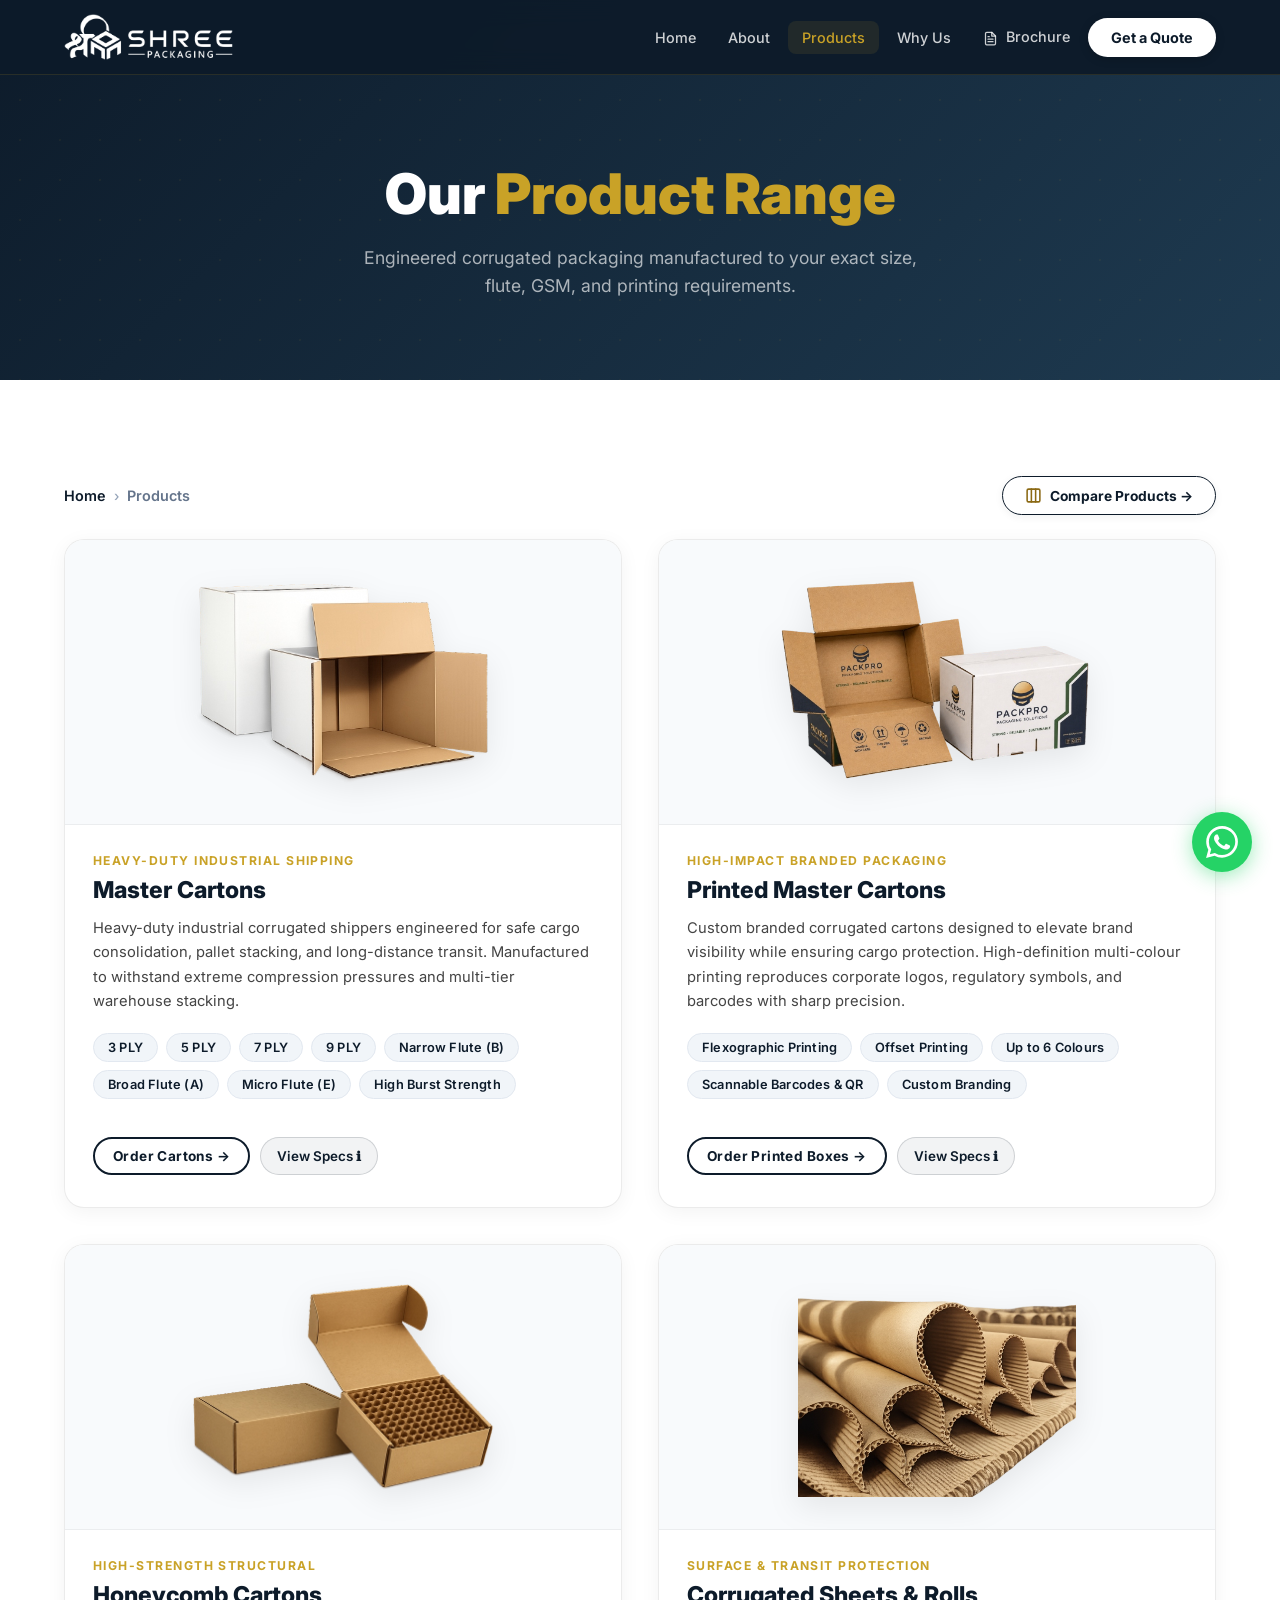
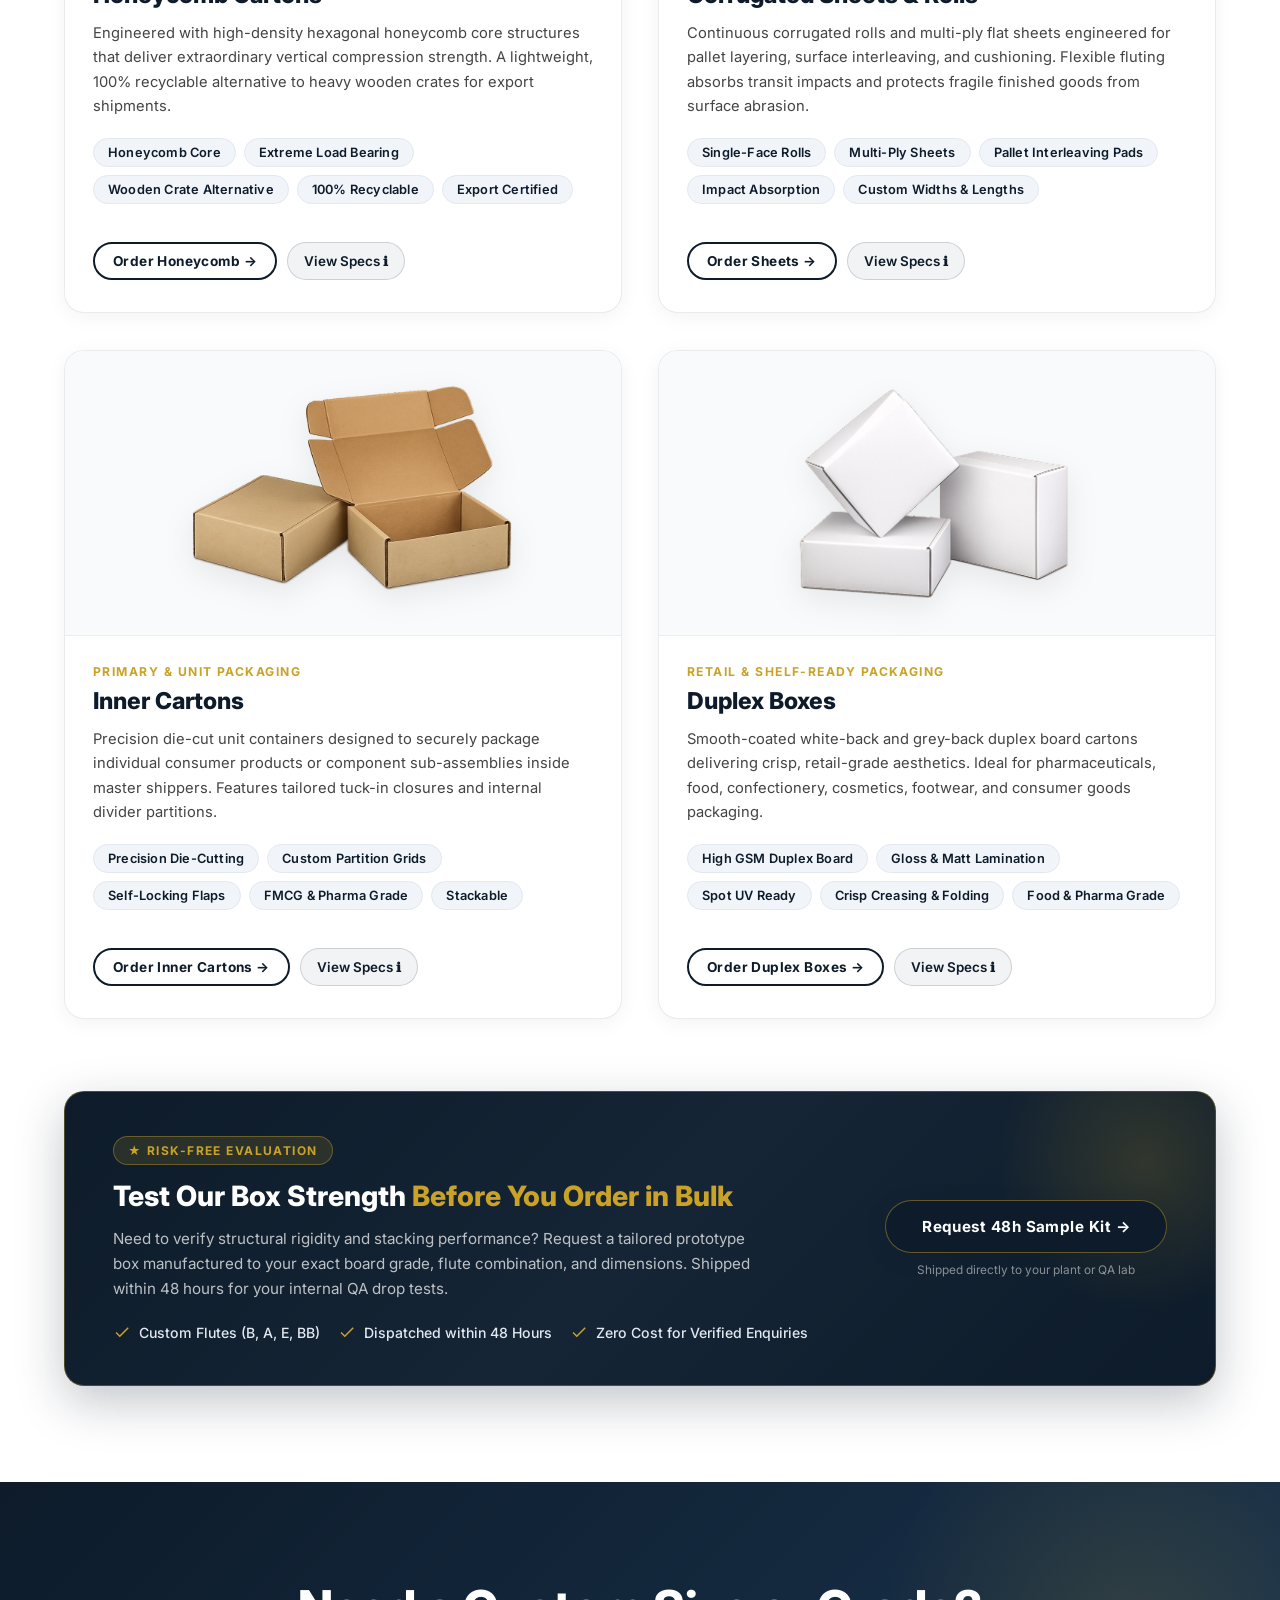
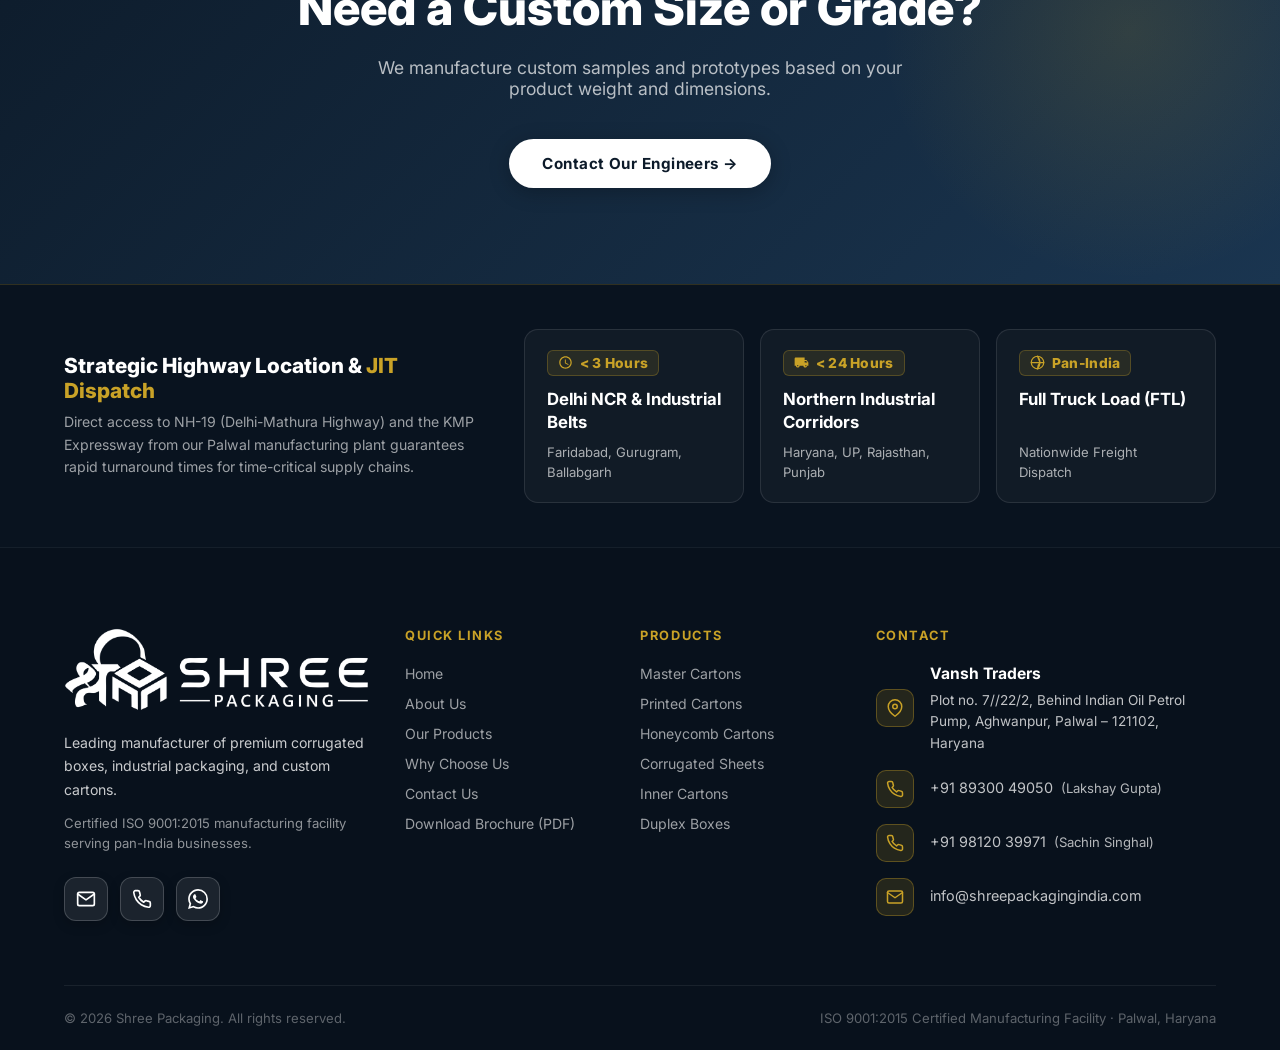
<file: products.html>
<!DOCTYPE html>
<html lang="en">
<head>
<meta charset="UTF-8">
<meta name="viewport" content="width=device-width, initial-scale=1.0">
<title>Our Products | Shree Packaging – Master Cartons, Printed Boxes, Honeycomb & Duplex</title>
<meta name="description" content="Explore Shree Packaging's complete product line: Master Cartons (3/5/7/9 PLY), Printed Cartons up to 6 colours, Honeycomb Cartons, Corrugated Sheets, Inner Cartons, Duplex Boxes.">
<link rel="icon" type="image/png" sizes="32x32" href="assets/images/favicon-32x32.png">
<link rel="icon" type="image/png" sizes="16x16" href="assets/images/favicon-16x16.png">
<link rel="apple-touch-icon" sizes="180x180" href="assets/images/apple-touch-icon.png">
<link rel="shortcut icon" href="favicon.ico">
<link rel="preconnect" href="https://fonts.googleapis.com">
<link rel="preconnect" href="https://fonts.gstatic.com" crossorigin>
<link href="https://fonts.googleapis.com/css2?family=Inter:wght@400;500;600;700;800;900&display=swap" rel="stylesheet">
<link rel="stylesheet" href="assets/css/style.css?v=4.1">
<script>
  (function() {
    var p = window.location.pathname;
    if (p.endsWith('/index.html') || p === '/index' || p.endsWith('/index')) {
      window.history.replaceState(null, '', (p.replace(/\/?index(\.html)?$/, '') || '/') + window.location.search + window.location.hash);
    } else if (p.endsWith('.html')) {
      window.history.replaceState(null, '', p.replace(/\.html$/, '') + window.location.search + window.location.hash);
    }
    document.addEventListener('DOMContentLoaded', function() {
      var y = new Date().getFullYear();
      document.querySelectorAll('.current-year').forEach(function(el) { el.textContent = y; });
    });
    // Instant hover/touch prefetch so page loads in 0ms on click
    function prefetchLink(e) {
      var a = e.target.closest('a');
      if (a && a.href && a.origin === location.origin && !a.dataset.prefetched && !a.href.endsWith('.pdf')) {
        a.dataset.prefetched = 'true';
        var link = document.createElement('link');
        link.rel = 'prefetch';
        link.href = a.href;
        document.head.appendChild(link);
      }
    }
    document.addEventListener('mouseover', prefetchLink, { passive: true });
    document.addEventListener('touchstart', prefetchLink, { passive: true });
  })();
</script>
</head>
<body>

<header class="navbar" id="navbar">
  <div class="navbar__inner">
    <a href="/" class="navbar__logo">
      <img src="assets/images/logo_white.png" alt="Shree Packaging Logo">
    </a>
    <nav class="navbar__nav" id="nav">
      <a href="/" class="">Home</a>
      <a href="about" class="">About</a>
      <a href="products" class="active">Products</a>
      <a href="why-us" class="">Why Us</a>
      <a href="/brochure.pdf" target="_blank" rel="noopener noreferrer" class="navbar__brochure-btn" style="color:rgba(255,255,255,0.8);text-decoration:none;font-size:0.9rem;font-weight:500;padding:8px 14px;border-radius:8px;"><svg width="15" height="15" viewBox="0 0 24 24" fill="none" stroke="currentColor" stroke-width="2" stroke-linecap="round" stroke-linejoin="round" style="vertical-align:middle;margin-right:4px"><path d="M14 2H6a2 2 0 0 0-2 2v16a2 2 0 0 0 2 2h12a2 2 0 0 0 2-2V8z"></path><polyline points="14 2 14 8 20 8"></polyline><line x1="16" y1="13" x2="8" y2="13"></line><line x1="16" y1="17" x2="8" y2="17"></line><polyline points="10 9 9 9 8 9"></polyline></svg> Brochure</a>
      <a href="contact" class="navbar__cta ">Get a Quote</a>
    </nav>
    <button class="navbar__hamburger" id="hamburger" aria-label="Toggle navigation">
      <span></span><span></span><span></span>
    </button>
  </div>
</header>


<section class="page-hero">
  <h1 class="page-hero__title">Our <span style="color:var(--gold-light)">Product Range</span></h1>
  <p class="page-hero__subtitle">Engineered corrugated packaging manufactured to your exact size, flute, GSM, and printing requirements.</p>
</section>

<!-- PRODUCTS CATALOGUE -->
<section class="section">
  <div class="container">

    <!-- Top Action Bar (Above First Two Pallets) -->
    <div class="products-topbar" data-aos="fade-up">
      <nav class="products-breadcrumb" aria-label="Breadcrumb">
        <a href="/">Home</a>
        <span class="breadcrumb-sep">›</span>
        <span class="breadcrumb-current">Products</span>
      </nav>
      <a href="compare" class="btn-compare-top">
        <svg width="17" height="17" viewBox="0 0 24 24" fill="none" stroke="currentColor" stroke-width="2.2" stroke-linecap="round" stroke-linejoin="round"><rect x="3" y="3" width="18" height="18" rx="2" ry="2"></rect><line x1="9" y1="3" x2="9" y2="21"></line><line x1="15" y1="3" x2="15" y2="21"></line></svg>
        Compare Products &rarr;
      </a>
    </div>

    <div class="products-detail-grid">

      <!-- Product 1 -->
      <div class="product-detail-card" id="master" data-aos="fade-up">
        <div class="product-card__img" style="height:auto;min-height:280px">
          <img src="assets/images/product_master.png" alt="Master Cartons" style="max-height:220px">
        </div>
        <div class="product-detail-card__body">
          <div class="product-detail-card__tag">Heavy-Duty Industrial Shipping</div>
          <h2 class="product-detail-card__title">Master Cartons</h2>
          <p class="product-detail-card__desc">Heavy-duty industrial corrugated shippers engineered for safe cargo consolidation, pallet stacking, and long-distance transit. Manufactured to withstand extreme compression pressures and multi-tier warehouse stacking.</p>
          <div class="product-detail-card__specs">
            <span class="spec-tag">3 PLY</span>
            <span class="spec-tag">5 PLY</span>
            <span class="spec-tag">7 PLY</span>
            <span class="spec-tag">9 PLY</span>
            <span class="spec-tag">Narrow Flute (B)</span>
            <span class="spec-tag">Broad Flute (A)</span>
            <span class="spec-tag">Micro Flute (E)</span>
            <span class="spec-tag">High Burst Strength</span>
          </div>
          <div class="product-card-actions">
            <a href="contact" class="btn btn-outline" style="padding:9px 18px;font-size:0.85rem">Order Cartons →</a>
            <a href="product-specs?product=master" class="btn-spec">View Specs ℹ</a>
          </div>
        </div>
      </div>

      <!-- Product 2 -->
      <div class="product-detail-card" id="printed" data-aos="fade-up" data-delay="100">
        <div class="product-card__img" style="height:auto;min-height:280px">
          <img src="assets/images/product_printed.png" alt="Printed Master Cartons" style="max-height:220px">
        </div>
        <div class="product-detail-card__body">
          <div class="product-detail-card__tag">High-Impact Branded Packaging</div>
          <h2 class="product-detail-card__title">Printed Master Cartons</h2>
          <p class="product-detail-card__desc">Custom branded corrugated cartons designed to elevate brand visibility while ensuring cargo protection. High-definition multi-colour printing reproduces corporate logos, regulatory symbols, and barcodes with sharp precision.</p>
          <div class="product-detail-card__specs">
            <span class="spec-tag">Flexographic Printing</span>
            <span class="spec-tag">Offset Printing</span>
            <span class="spec-tag">Up to 6 Colours</span>
            <span class="spec-tag">Scannable Barcodes &amp; QR</span>
            <span class="spec-tag">Custom Branding</span>
          </div>
          <div class="product-card-actions">
            <a href="contact" class="btn btn-outline" style="padding:9px 18px;font-size:0.85rem">Order Printed Boxes →</a>
            <a href="product-specs?product=printed" class="btn-spec">View Specs ℹ</a>
          </div>
        </div>
      </div>

      <!-- Product 3 -->
      <div class="product-detail-card" id="honeycomb" data-aos="fade-up">
        <div class="product-card__img" style="height:auto;min-height:280px">
          <img src="assets/images/product_honeycomb.png" alt="Honeycomb Cartons" style="max-height:220px">
        </div>
        <div class="product-detail-card__body">
          <div class="product-detail-card__tag">High-Strength Structural</div>
          <h2 class="product-detail-card__title">Honeycomb Cartons</h2>
          <p class="product-detail-card__desc">Engineered with high-density hexagonal honeycomb core structures that deliver extraordinary vertical compression strength. A lightweight, 100% recyclable alternative to heavy wooden crates for export shipments.</p>
          <div class="product-detail-card__specs">
            <span class="spec-tag">Honeycomb Core</span>
            <span class="spec-tag">Extreme Load Bearing</span>
            <span class="spec-tag">Wooden Crate Alternative</span>
            <span class="spec-tag">100% Recyclable</span>
            <span class="spec-tag">Export Certified</span>
          </div>
          <div class="product-card-actions">
            <a href="contact" class="btn btn-outline" style="padding:9px 18px;font-size:0.85rem">Order Honeycomb →</a>
            <a href="product-specs?product=honeycomb" class="btn-spec">View Specs ℹ</a>
          </div>
        </div>
      </div>

      <!-- Product 4 -->
      <div class="product-detail-card" id="sheets" data-aos="fade-up" data-delay="100">
        <div class="product-card__img" style="height:auto;min-height:280px">
          <img src="assets/images/product_sheets.png" alt="Corrugated Sheets & Rolls" style="max-height:220px">
        </div>
        <div class="product-detail-card__body">
          <div class="product-detail-card__tag">Surface &amp; Transit Protection</div>
          <h2 class="product-detail-card__title">Corrugated Sheets &amp; Rolls</h2>
          <p class="product-detail-card__desc">Continuous corrugated rolls and multi-ply flat sheets engineered for pallet layering, surface interleaving, and cushioning. Flexible fluting absorbs transit impacts and protects fragile finished goods from surface abrasion.</p>
          <div class="product-detail-card__specs">
            <span class="spec-tag">Single-Face Rolls</span>
            <span class="spec-tag">Multi-Ply Sheets</span>
            <span class="spec-tag">Pallet Interleaving Pads</span>
            <span class="spec-tag">Impact Absorption</span>
            <span class="spec-tag">Custom Widths &amp; Lengths</span>
          </div>
          <div class="product-card-actions">
            <a href="contact" class="btn btn-outline" style="padding:9px 18px;font-size:0.85rem">Order Sheets →</a>
            <a href="product-specs?product=sheets" class="btn-spec">View Specs ℹ</a>
          </div>
        </div>
      </div>

      <!-- Product 5 -->
      <div class="product-detail-card" id="inner" data-aos="fade-up">
        <div class="product-card__img" style="height:auto;min-height:280px">
          <img src="assets/images/product_inner.png" alt="Inner Cartons" style="max-height:220px">
        </div>
        <div class="product-detail-card__body">
          <div class="product-detail-card__tag">Primary &amp; Unit Packaging</div>
          <h2 class="product-detail-card__title">Inner Cartons</h2>
          <p class="product-detail-card__desc">Precision die-cut unit containers designed to securely package individual consumer products or component sub-assemblies inside master shippers. Features tailored tuck-in closures and internal divider partitions.</p>
          <div class="product-detail-card__specs">
            <span class="spec-tag">Precision Die-Cutting</span>
            <span class="spec-tag">Custom Partition Grids</span>
            <span class="spec-tag">Self-Locking Flaps</span>
            <span class="spec-tag">FMCG &amp; Pharma Grade</span>
            <span class="spec-tag">Stackable</span>
          </div>
          <div class="product-card-actions">
            <a href="contact" class="btn btn-outline" style="padding:9px 18px;font-size:0.85rem">Order Inner Cartons →</a>
            <a href="product-specs?product=inner" class="btn-spec">View Specs ℹ</a>
          </div>
        </div>
      </div>

      <!-- Product 6 -->
      <div class="product-detail-card" id="duplex" data-aos="fade-up" data-delay="100">
        <div class="product-card__img" style="height:auto;min-height:280px">
          <img src="assets/images/product_duplex.png" alt="Duplex Boxes" style="max-height:220px">
        </div>
        <div class="product-detail-card__body">
          <div class="product-detail-card__tag">Retail &amp; Shelf-Ready Packaging</div>
          <h2 class="product-detail-card__title">Duplex Boxes</h2>
          <p class="product-detail-card__desc">Smooth-coated white-back and grey-back duplex board cartons delivering crisp, retail-grade aesthetics. Ideal for pharmaceuticals, food, confectionery, cosmetics, footwear, and consumer goods packaging.</p>
          <div class="product-detail-card__specs">
            <span class="spec-tag">High GSM Duplex Board</span>
            <span class="spec-tag">Gloss &amp; Matt Lamination</span>
            <span class="spec-tag">Spot UV Ready</span>
            <span class="spec-tag">Crisp Creasing &amp; Folding</span>
            <span class="spec-tag">Food &amp; Pharma Grade</span>
          </div>
          <div class="product-card-actions">
            <a href="contact" class="btn btn-outline" style="padding:9px 18px;font-size:0.85rem">Order Duplex Boxes →</a>
            <a href="product-specs?product=duplex" class="btn-spec">View Specs ℹ</a>
          </div>
        </div>
      </div>

    </div>

    <!-- RISK-FREE VIP SAMPLE KIT CARD -->
    <div style="margin-top: 72px;">
      <div class="sample-kit-card" data-aos="fade-up">
        <div class="sample-kit-grid">
          <div>
            <div class="sample-kit-tag">★ Risk-Free Evaluation</div>
            <h2 class="sample-kit-title">Test Our Box Strength <span>Before You Order in Bulk</span></h2>
            <p class="sample-kit-desc">Need to verify structural rigidity and stacking performance? Request a tailored prototype box manufactured to your exact board grade, flute combination, and dimensions. Shipped within 48 hours for your internal QA drop tests.</p>
            <div class="sample-kit-features">
              <div class="sample-kit-feat">
                <svg width="18" height="18" viewBox="0 0 24 24" fill="currentColor"><path d="M9 16.17L4.83 12l-1.42 1.41L9 19 21 7l-1.41-1.41L9 16.17z"/></svg>
                <span>Custom Flutes (B, A, E, BB)</span>
              </div>
              <div class="sample-kit-feat">
                <svg width="18" height="18" viewBox="0 0 24 24" fill="currentColor"><path d="M9 16.17L4.83 12l-1.42 1.41L9 19 21 7l-1.41-1.41L9 16.17z"/></svg>
                <span>Dispatched within 48 Hours</span>
              </div>
              <div class="sample-kit-feat">
                <svg width="18" height="18" viewBox="0 0 24 24" fill="currentColor"><path d="M9 16.17L4.83 12l-1.42 1.41L9 19 21 7l-1.41-1.41L9 16.17z"/></svg>
                <span>Zero Cost for Verified Enquiries</span>
              </div>
            </div>
          </div>
          <div class="sample-kit-action">
            <a href="contact?intent=sample" class="btn btn-primary" style="white-space:nowrap;padding:16px 36px">Request 48h Sample Kit →</a>
            <span class="sample-kit-note">Shipped directly to your plant or QA lab</span>
          </div>
        </div>
      </div>
    </div>
  </div>
</section>


<!-- CTA -->
<section class="cta-banner">
  <div class="container" style="position:relative;z-index:1">
    <h2 class="cta-banner__title">Need a Custom Size or Grade?</h2>
    <p class="cta-banner__desc">We manufacture custom samples and prototypes based on your product weight and dimensions.</p>
    <div class="cta-banner__actions">
      <a href="contact" class="btn btn-primary">Contact Our Engineers →</a>
    </div>
  </div>
</section>

<!-- REGIONAL LOGISTICS CORRIDOR -->
<section class="logistics-corridor">
  <div class="container">
    <div class="logistics-corridor__inner">
      <div>
        <h3 class="logistics-corridor__title">Strategic Highway Location &amp; <span>JIT Dispatch</span></h3>
        <p class="logistics-corridor__desc">Direct access to NH-19 (Delhi-Mathura Highway) and the KMP Expressway from our Palwal manufacturing plant guarantees rapid turnaround times for time-critical supply chains.</p>
      </div>
      <div class="logistics-hubs">
        <div class="logistics-hub">
          <div class="logistics-hub__time">
            <svg width="15" height="15" viewBox="0 0 24 24" fill="currentColor"><path d="M11.99 2C6.47 2 2 6.48 2 12s4.47 10 9.99 10C17.52 22 22 17.52 22 12S17.52 2 11.99 2zM12 20c-4.42 0-8-3.58-8-8s3.58-8 8-8 8 3.58 8 8-3.58 8-8 8zm.5-13H11v6l5.25 3.15.75-1.23-4.5-2.67z"/></svg>
            &lt; 3 Hours
          </div>
          <div class="logistics-hub__region">Delhi NCR &amp; Industrial Belts</div>
          <div class="logistics-hub__note">Faridabad, Gurugram, Ballabgarh</div>
        </div>
        <div class="logistics-hub">
          <div class="logistics-hub__time">
            <svg width="15" height="15" viewBox="0 0 24 24" fill="currentColor"><path d="M20 8h-3V4H3c-1.1 0-2 .9-2 2v11h2c0 1.66 1.34 3 3 3s3-1.34 3-3h6c0 1.66 1.34 3 3 3s3-1.34 3-3h2v-5l-3-4zm-.5 1.5l1.96 2.5H17V9.5h2.5zM6 18c-.55 0-1-.45-1-1s.45-1 1-1 1 .45 1 1-.45 1-1 1zm13 0c-.55 0-1-.45-1-1s.45-1 1-1 1 .45 1 1-.45 1-1 1z"/></svg>
            &lt; 24 Hours
          </div>
          <div class="logistics-hub__region">Northern Industrial Corridors</div>
          <div class="logistics-hub__note">Haryana, UP, Rajasthan, Punjab</div>
        </div>
        <div class="logistics-hub">
          <div class="logistics-hub__time">
            <svg width="15" height="15" viewBox="0 0 24 24" fill="none" stroke="currentColor" stroke-width="2" stroke-linecap="round" stroke-linejoin="round"><circle cx="12" cy="12" r="10"></circle><line x1="2" y1="12" x2="22" y2="12"></line><path d="M12 2a15.3 15.3 0 0 1 4 10 15.3 15.3 0 0 1-4 10 15.3 15.3 0 0 1 4-10z"></path></svg>
            Pan-India
          </div>
          <div class="logistics-hub__region">Full Truck Load (FTL)</div>
          <div class="logistics-hub__note">Nationwide Freight Dispatch</div>
        </div>
      </div>
    </div>
  </div>
</section>

<footer class="footer">
  <div class="container">
    <div class="footer__grid">
      <div>
        <div class="footer__logo">
          <img src="assets/images/logo_white.png" alt="Shree Packaging">
        </div>
        <p class="footer__about">Leading manufacturer of premium corrugated boxes, industrial packaging, and custom cartons.</p>
        <p class="footer__cert">Certified ISO 9001:2015 manufacturing facility serving pan-India businesses.</p>
        <div class="footer__social">
          <a href="mailto:info@shreepackagingindia.com" class="social-link social-link--email" title="Email: info@shreepackagingindia.com" aria-label="Email"><svg class="social-icon-default" width="20" height="20" viewBox="0 0 24 24" fill="none" stroke="currentColor" stroke-width="2" stroke-linecap="round" stroke-linejoin="round"><path d="M4 4h16c1.1 0 2 .9 2 2v12c0 1.1-.9 2-2 2H4c-1.1 0-2-.9-2-2V6c0-1.1.9-2 2-2z"></path><polyline points="22,6 12,13 2,6"></polyline></svg><svg class="social-icon-hover" width="20" height="20" viewBox="0 -31.5 256 256" preserveAspectRatio="xMidYMid"><g><path d="M58.1818182,192.049515 L58.1818182,93.1404244 L27.5066233,65.0770089 L0,49.5040608 L0,174.59497 C0,184.253152 7.82545455,192.049515 L17.4545455,192.049515 L58.1818182,192.049515 Z" fill="#4285F4"></path><path d="M197.818182,192.049515 L238.545455,192.049515 C248.203636,192.049515 256,184.224061 256,174.59497 L256,49.5040608 L224.844415,67.3422767 L197.818182,93.1404244 L197.818182,192.049515 Z" fill="#34A853"></path><polygon fill="#EA4335" points="58.1818182 93.1404244 54.0077618 54.4932827 58.1818182 17.5040608 128 69.8676972 197.818182 17.5040608 202.487488 52.4960089 197.818182 93.1404244 128 145.504061"></polygon><path d="M197.818182,17.5040608 L197.818182,93.1404244 L256,49.5040608 L256,26.2313335 C256,4.64587897 231.36,-7.65957557 214.109091,5.28587897 L197.818182,17.5040608 Z" fill="#FBBC04"></path><path d="M0,49.5040608 L26.7588051,69.5731646 L58.1818182,93.1404244 L58.1818182,17.5040608 L41.8909091,5.28587897 C24.6109091,-7.65957557 0,4.64587897 0,26.2313335 L0,49.5040608 Z" fill="#C5221F"></path></g></svg></a>
          <a href="tel:8930049050" class="social-link social-link--call" title="Call: +91 89300 49050" aria-label="Call"><svg width="20" height="20" viewBox="0 0 24 24" fill="none" stroke="currentColor" stroke-width="2" stroke-linecap="round" stroke-linejoin="round"><path d="M22 16.92v3a2 2 0 0 1-2.18 2 19.79 19.79 0 0 1-8.63-3.07 19.5 19.5 0 0 1-6-6 19.79 19.79 0 0 1-3.07-8.67A2 2 0 0 1 4.11 2h3a2 2 0 0 1 2 1.72 12.84 12.84 0 0 0 .7 2.81 2 2 0 0 1-.45 2.11L8.09 9.91a16 16 0 0 0 6 6l1.27-1.27a2 2 0 0 1 2.11-.45 12.84 12.84 0 0 0 2.81.7A2 2 0 0 1 22 16.92z"></path></svg></a>
          <a href="https://wa.me/918930049050" target="_blank" class="social-link social-link--whatsapp" title="WhatsApp Us" aria-label="WhatsApp"><svg width="20" height="20" viewBox="0 0 24 24" fill="currentColor"><path d="M17.472 14.382c-.297-.149-1.758-.867-2.03-.967-.273-.099-.471-.148-.67.15-.197.297-.767.966-.94 1.164-.173.199-.347.223-.644.075-.297-.15-1.255-.463-2.39-1.475-.883-.788-1.48-1.761-1.653-2.059-.173-.297-.018-.458.13-.606.134-.133.298-.347.446-.52.149-.174.198-.298.298-.497.099-.198.05-.371-.025-.52-.075-.149-.669-1.612-.916-2.207-.242-.579-.487-.5-.669-.51-.173-.008-.371-.01-.57-.01-.198 0-.52.074-.792.372-.272.297-1.04 1.016-1.04 2.479 0 1.462 1.065 2.875 1.213 3.074.149.198 2.096 3.2 5.077 4.487.709.306 1.262.489 1.694.625.712.227 1.36.195 1.871.118.571-.085 1.758-.719 2.006-1.413.248-.694.248-1.289.173-1.413-.074-.124-.272-.198-.57-.347m-5.421 7.403h-.004a9.87 9.87 0 01-5.031-1.378l-.361-.214-3.741.982.998-3.648-.235-.374a9.86 9.86 0 01-1.51-5.26c.001-5.45 4.436-9.884 9.888-9.884 2.64 0 5.122 1.03 6.988 2.898a9.825 9.825 0 012.893 6.994c-.003 5.45-4.437 9.884-9.885 9.884m8.413-18.297A11.815 11.815 0 0012.05 0C5.495 0 .16 5.335.157 11.892c0 2.096.547 4.142 1.588 5.945L.057 24l6.305-1.654a11.882 11.882 0 005.683 1.448h.005c6.554 0 11.89-5.335 11.893-11.893a11.821 11.821 0 00-3.48-8.413z"/></svg></a>
        </div>
      </div>
      <div>
        <h4 class="footer__heading">Quick Links</h4>
        <ul class="footer__links">
          <li><a href="/">Home</a></li>
          <li><a href="about">About Us</a></li>
          <li><a href="products">Our Products</a></li>
          <li><a href="why-us">Why Choose Us</a></li>
          <li><a href="contact">Contact Us</a></li>
          <li><a href="/brochure.pdf" target="_blank" rel="noopener noreferrer">Download Brochure (PDF)</a></li>
        </ul>
      </div>
      <div>
        <h4 class="footer__heading">Products</h4>
        <ul class="footer__links">
          <li><a href="products#master">Master Cartons</a></li>
          <li><a href="products#printed">Printed Cartons</a></li>
          <li><a href="products#honeycomb">Honeycomb Cartons</a></li>
          <li><a href="products#sheets">Corrugated Sheets</a></li>
          <li><a href="products#inner">Inner Cartons</a></li>
          <li><a href="products#duplex">Duplex Boxes</a></li>
        </ul>
      </div>
      <div>
        <h4 class="footer__heading">Contact</h4>
        <div class="footer__contact-item">
          <span class="footer__contact-icon"><svg width="20" height="20" viewBox="0 0 24 24" fill="none" stroke="currentColor" stroke-width="2" stroke-linecap="round" stroke-linejoin="round"><path d="M21 10c0 7-9 13-9 13s-9-6-9-13a9 9 0 0 1 18 0z"></path><circle cx="12" cy="10" r="3"></circle></svg></span>
          <div>
            <strong class="footer__contact-address-name">Vansh Traders</strong>
            <span class="footer__contact-address-body">Plot no. 7//22/2, Behind Indian Oil Petrol Pump, Aghwanpur, Palwal – 121102, Haryana</span>
          </div>
        </div>
        <div class="footer__contact-item">
          <span class="footer__contact-icon"><svg width="20" height="20" viewBox="0 0 24 24" fill="none" stroke="currentColor" stroke-width="2" stroke-linecap="round" stroke-linejoin="round"><path d="M22 16.92v3a2 2 0 0 1-2.18 2 19.79 19.79 0 0 1-8.63-3.07 19.5 19.5 0 0 1-6-6 19.79 19.79 0 0 1-3.07-8.67A2 2 0 0 1 4.11 2h3a2 2 0 0 1 2 1.72 12.84 12.84 0 0 0 .7 2.81 2 2 0 0 1-.45 2.11L8.09 9.91a16 16 0 0 0 6 6l1.27-1.27a2 2 0 0 1 2.11-.45 12.84 12.84 0 0 0 2.81.7A2 2 0 0 1 22 16.92z"></path></svg></span>
          <div>
            <a href="tel:8930049050" style="color:inherit;text-decoration:none">+91 89300 49050</a> <span class="footer__phone-name">(Lakshay&nbsp;Gupta)</span>
          </div>
        </div>
        <div class="footer__contact-item">
          <span class="footer__contact-icon"><svg width="20" height="20" viewBox="0 0 24 24" fill="none" stroke="currentColor" stroke-width="2" stroke-linecap="round" stroke-linejoin="round"><path d="M22 16.92v3a2 2 0 0 1-2.18 2 19.79 19.79 0 0 1-8.63-3.07 19.5 19.5 0 0 1-6-6 19.79 19.79 0 0 1-3.07-8.67A2 2 0 0 1 4.11 2h3a2 2 0 0 1 2 1.72 12.84 12.84 0 0 0 .7 2.81 2 2 0 0 1-.45 2.11L8.09 9.91a16 16 0 0 0 6 6l1.27-1.27a2 2 0 0 1 2.11-.45 12.84 12.84 0 0 0 2.81.7A2 2 0 0 1 22 16.92z"></path></svg></span>
          <div>
            <a href="tel:9812039971" style="color:inherit;text-decoration:none">+91 98120 39971</a> <span class="footer__phone-name">(Sachin&nbsp;Singhal)</span>
          </div>
        </div>
        <div class="footer__contact-item">
          <span class="footer__contact-icon"><svg width="20" height="20" viewBox="0 0 24 24" fill="none" stroke="currentColor" stroke-width="2" stroke-linecap="round" stroke-linejoin="round"><path d="M4 4h16c1.1 0 2 .9 2 2v12c0 1.1-.9 2-2 2H4c-1.1 0-2-.9-2-2V6c0-1.1.9-2 2-2z"></path><polyline points="22,6 12,13 2,6"></polyline></svg></span>
          <span><a href="mailto:info@shreepackagingindia.com" style="color:inherit;text-decoration:none">info@shreepackagingindia.com</a></span>
        </div>
      </div>
    </div>
    <div class="footer__bottom">
      <span>© <span class="current-year">2026</span> Shree Packaging. All rights reserved.</span>
      <span>ISO 9001:2015 Certified Manufacturing Facility · Palwal, Haryana</span>
    </div>
  </div>
</footer>

<!-- Floating WhatsApp -->
<a href="https://wa.me/918930049050?text=Hello%20Shree%20Packaging%2C%20I%20am%20interested%20in%20your%20packaging%20products." 
   target="_blank" 
   class="floating-wa"
   title="Chat on WhatsApp"
   aria-label="Chat on WhatsApp">
  <svg width="32" height="32" viewBox="0 0 24 24" fill="white"><path d="M17.472 14.382c-.297-.149-1.758-.867-2.03-.967-.273-.099-.471-.148-.67.15-.197.297-.767.966-.94 1.164-.173.199-.347.223-.644.075-.297-.15-1.255-.463-2.39-1.475-.883-.788-1.48-1.761-1.653-2.059-.173-.297-.018-.458.13-.606.134-.133.298-.347.446-.52.149-.174.198-.298.298-.497.099-.198.05-.371-.025-.52-.075-.149-.669-1.612-.916-2.207-.242-.579-.487-.5-.669-.51-.173-.008-.371-.01-.57-.01-.198 0-.52.074-.792.372-.272.297-1.04 1.016-1.04 2.479 0 1.462 1.065 2.875 1.213 3.074.149.198 2.096 3.2 5.077 4.487.709.306 1.262.489 1.694.625.712.227 1.36.195 1.871.118.571-.085 1.758-.719 2.006-1.413.248-.694.248-1.289.173-1.413-.074-.124-.272-.198-.57-.347m-5.421 7.403h-.004a9.87 9.87 0 01-5.031-1.378l-.361-.214-3.741.982.998-3.648-.235-.374a9.86 9.86 0 01-1.51-5.26c.001-5.45 4.436-9.884 9.888-9.884 2.64 0 5.122 1.03 6.988 2.898a9.825 9.825 0 012.893 6.994c-.003 5.45-4.437 9.884-9.885 9.884m8.413-18.297A11.815 11.815 0 0012.05 0C5.495 0 .16 5.335.157 11.892c0 2.096.547 4.142 1.588 5.945L.057 24l6.305-1.654a11.882 11.882 0 005.683 1.448h.005c6.554 0 11.89-5.335 11.893-11.893a11.821 11.821 0 00-3.48-8.413z"/></svg>
</a>
<button id="backToTop" onclick="window.scrollTo({top:0,behavior:'smooth'})" 
  style="display:none;position:fixed;bottom:100px;right:28px;z-index:9998;width:44px;height:44px;border-radius:50%;background:var(--navy);border:2px solid var(--gold-light);color:var(--gold-light);cursor:pointer;font-size:1.2rem;box-shadow:var(--shadow);"
  title="Back to top">↑</button>

<script>
const navbar = document.getElementById('navbar');
window.addEventListener('scroll', () => {
  navbar.classList.toggle('scrolled', window.scrollY > 50);
  const btt = document.getElementById('backToTop');
  if (btt) {
    btt.style.display = window.scrollY > 300 ? 'flex' : 'none';
    btt.style.alignItems = 'center';
    btt.style.justifyContent = 'center';
  }
});

const hamburger = document.getElementById('hamburger');
const nav = document.getElementById('nav');
if (hamburger && nav) {
  hamburger.addEventListener('click', () => {
    nav.classList.toggle('open');
    hamburger.classList.toggle('open');
  });
  nav.querySelectorAll('a').forEach(link => {
    link.addEventListener('click', () => {
      nav.classList.remove('open');
      hamburger.classList.remove('open');
    });
  });
}

// Immediately reveal elements in initial viewport so there is no lag or blank pause
const aosElements = document.querySelectorAll('[data-aos]');
const vh = window.innerHeight || document.documentElement.clientHeight;
aosElements.forEach(el => {
  const r = el.getBoundingClientRect();
  if (r.top < vh && r.bottom > 0) {
    el.classList.add('aos-animate');
  }
});

const observer = new IntersectionObserver((entries) => {
  entries.forEach(entry => {
    if (entry.isIntersecting) {
      const d = entry.target.dataset.delay ? parseInt(entry.target.dataset.delay, 10) : 0;
      if (d > 0) {
        setTimeout(() => entry.target.classList.add('aos-animate'), Math.min(d, 120));
      } else {
        entry.target.classList.add('aos-animate');
      }
      observer.unobserve(entry.target);
    }
  });
}, { threshold: 0.05, rootMargin: '40px 0px' });

aosElements.forEach(el => {
  if (!el.classList.contains('aos-animate')) observer.observe(el);
});

function animateCounter(el) {
  const target = parseInt(el.dataset.target);
  const suffix = el.dataset.suffix || '';
  const duration = 2000;
  const step = target / (duration / 16);
  let current = 0;
  const timer = setInterval(() => {
    current += step;
    if (current >= target) { current = target; clearInterval(timer); }
    el.textContent = Math.floor(current) + suffix;
  }, 16);
}
const counterObserver = new IntersectionObserver((entries) => {
  entries.forEach(entry => {
    if (entry.isIntersecting) {
      animateCounter(entry.target);
      counterObserver.unobserve(entry.target);
    }
  });
}, { threshold: 0.5 });
document.querySelectorAll('[data-target]').forEach(el => counterObserver.observe(el));
</script>
</body>
</html>
</file>
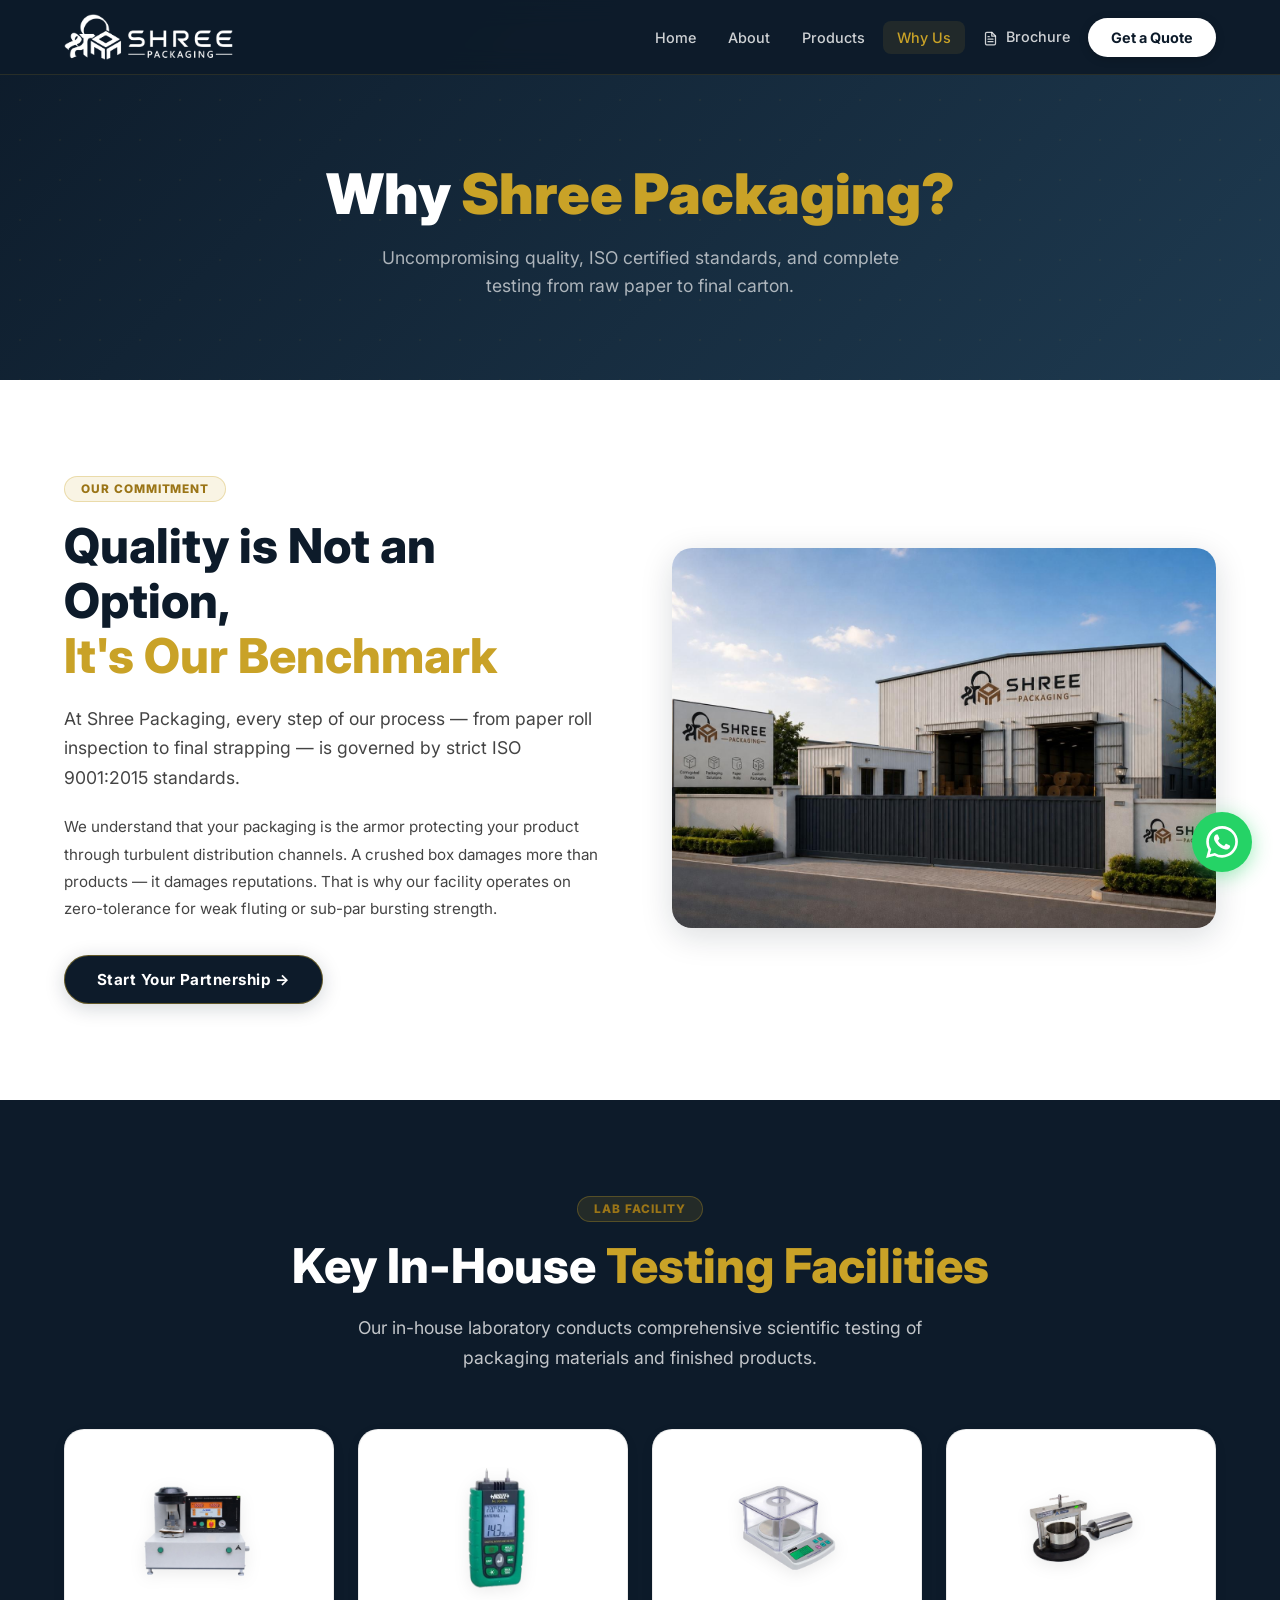
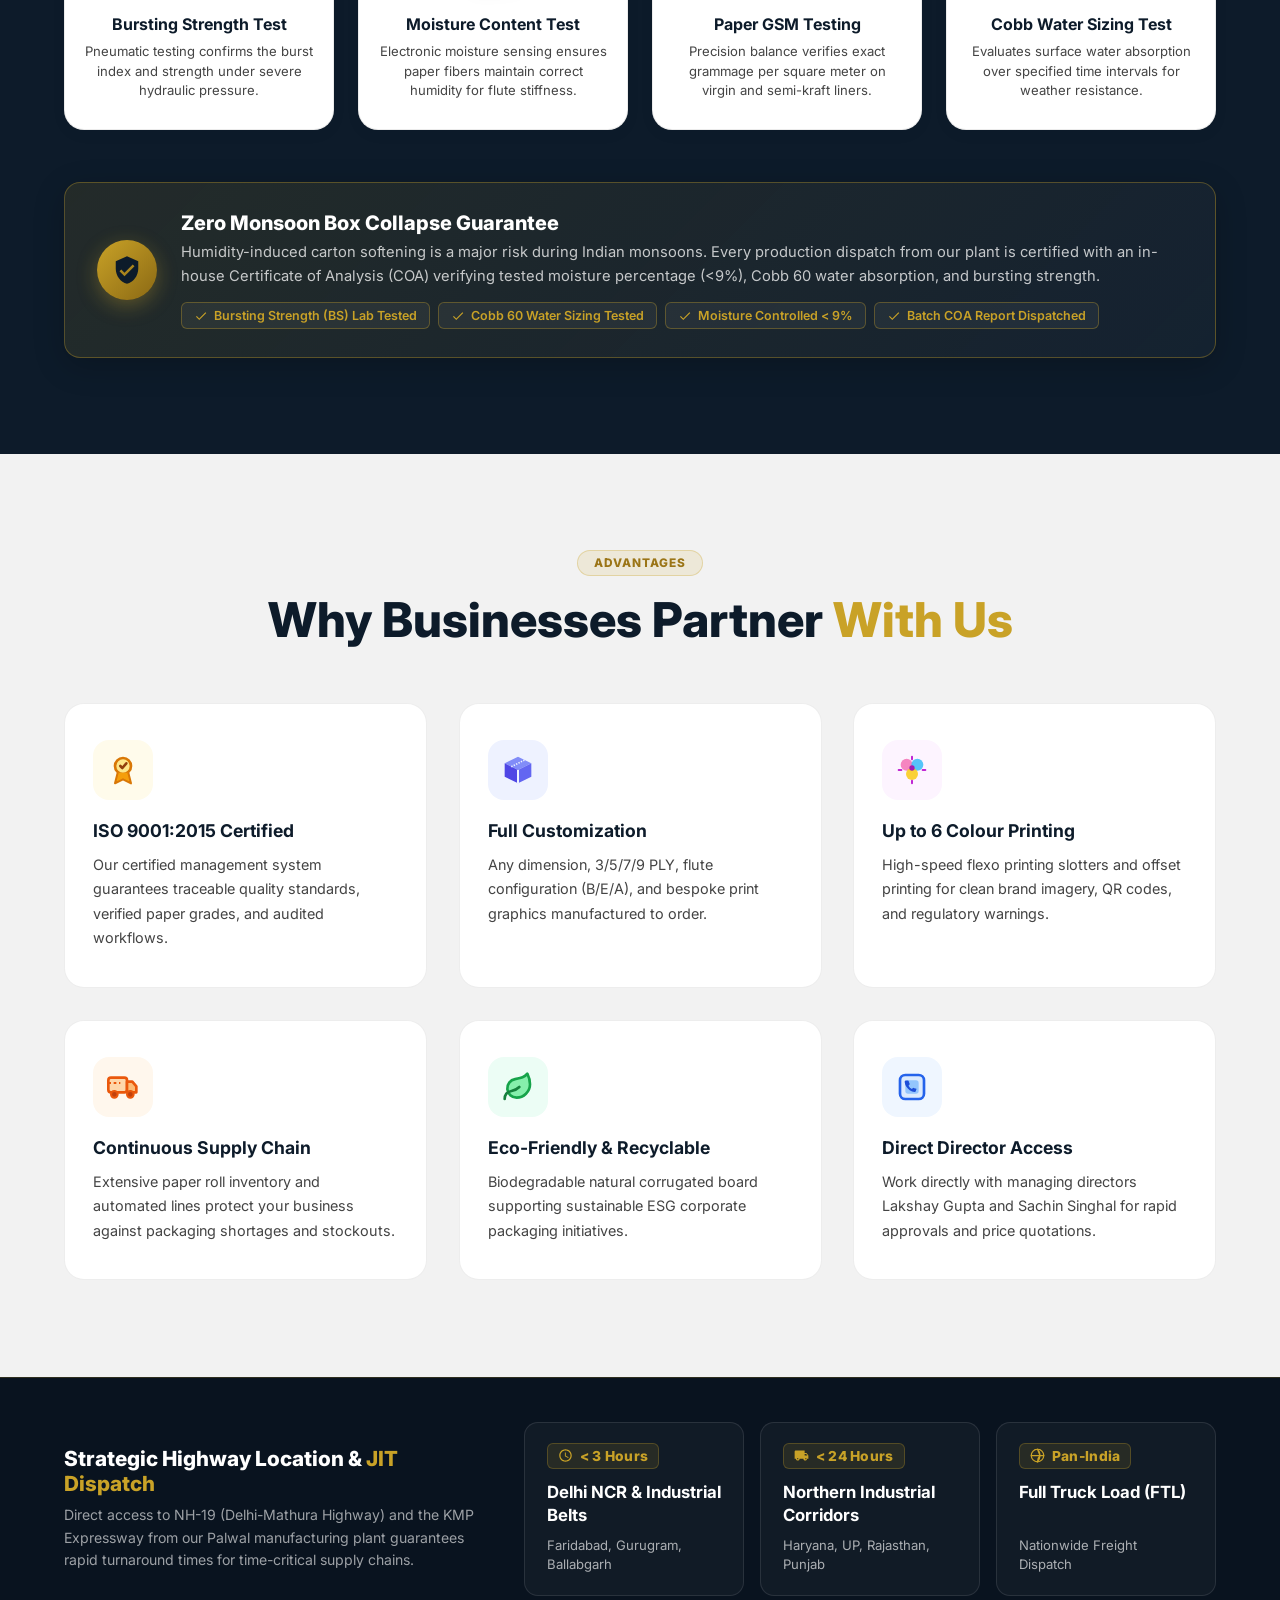
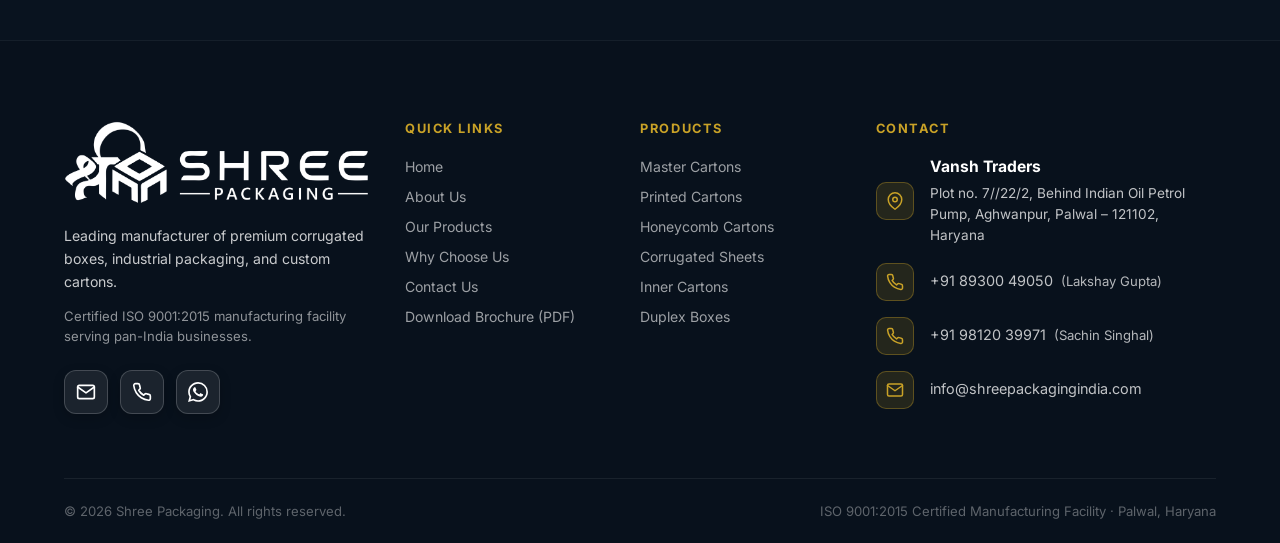
<file: why-us.html>
<!DOCTYPE html>
<html lang="en">
<head>
<meta charset="UTF-8">
<meta name="viewport" content="width=device-width, initial-scale=1.0">
<title>Why Choose Us | Shree Packaging – ISO Certified & Lab Tested</title>
<meta name="description" content="Why 500+ businesses choose Shree Packaging for corrugated boxes: ISO 9001:2015 certification, in-house laboratory testing, custom printing, rapid turnaround.">
<link rel="icon" type="image/png" sizes="32x32" href="assets/images/favicon-32x32.png">
<link rel="icon" type="image/png" sizes="16x16" href="assets/images/favicon-16x16.png">
<link rel="apple-touch-icon" sizes="180x180" href="assets/images/apple-touch-icon.png">
<link rel="shortcut icon" href="favicon.ico">
<link rel="preconnect" href="https://fonts.googleapis.com">
<link rel="preconnect" href="https://fonts.gstatic.com" crossorigin>
<link href="https://fonts.googleapis.com/css2?family=Inter:wght@400;500;600;700;800;900&display=swap" rel="stylesheet">
<link rel="stylesheet" href="assets/css/style.css?v=4.1">
<script>
  (function() {
    var p = window.location.pathname;
    if (p.endsWith('/index.html') || p === '/index' || p.endsWith('/index')) {
      window.history.replaceState(null, '', (p.replace(/\/?index(\.html)?$/, '') || '/') + window.location.search + window.location.hash);
    } else if (p.endsWith('.html')) {
      window.history.replaceState(null, '', p.replace(/\.html$/, '') + window.location.search + window.location.hash);
    }
    document.addEventListener('DOMContentLoaded', function() {
      var y = new Date().getFullYear();
      document.querySelectorAll('.current-year').forEach(function(el) { el.textContent = y; });
    });
    // Instant hover/touch prefetch so page loads in 0ms on click
    function prefetchLink(e) {
      var a = e.target.closest('a');
      if (a && a.href && a.origin === location.origin && !a.dataset.prefetched && !a.href.endsWith('.pdf')) {
        a.dataset.prefetched = 'true';
        var link = document.createElement('link');
        link.rel = 'prefetch';
        link.href = a.href;
        document.head.appendChild(link);
      }
    }
    document.addEventListener('mouseover', prefetchLink, { passive: true });
    document.addEventListener('touchstart', prefetchLink, { passive: true });
  })();
</script>
</head>
<body>

<header class="navbar" id="navbar">
  <div class="navbar__inner">
    <a href="/" class="navbar__logo">
      <img src="assets/images/logo_white.png" alt="Shree Packaging Logo">
    </a>
    <nav class="navbar__nav" id="nav">
      <a href="/" class="">Home</a>
      <a href="about" class="">About</a>
      <a href="products" class="">Products</a>
      <a href="why-us" class="active">Why Us</a>
      <a href="/brochure.pdf" target="_blank" rel="noopener noreferrer" class="navbar__brochure-btn" style="color:rgba(255,255,255,0.8);text-decoration:none;font-size:0.9rem;font-weight:500;padding:8px 14px;border-radius:8px;"><svg width="15" height="15" viewBox="0 0 24 24" fill="none" stroke="currentColor" stroke-width="2" stroke-linecap="round" stroke-linejoin="round" style="vertical-align:middle;margin-right:4px"><path d="M14 2H6a2 2 0 0 0-2 2v16a2 2 0 0 0 2 2h12a2 2 0 0 0 2-2V8z"></path><polyline points="14 2 14 8 20 8"></polyline><line x1="16" y1="13" x2="8" y2="13"></line><line x1="16" y1="17" x2="8" y2="17"></line><polyline points="10 9 9 9 8 9"></polyline></svg> Brochure</a>
      <a href="contact" class="navbar__cta ">Get a Quote</a>
    </nav>
    <button class="navbar__hamburger" id="hamburger" aria-label="Toggle navigation">
      <span></span><span></span><span></span>
    </button>
  </div>
</header>


<section class="page-hero">
  <h1 class="page-hero__title">Why <span style="color:var(--gold-light)">Shree Packaging?</span></h1>
  <p class="page-hero__subtitle">Uncompromising quality, ISO certified standards, and complete testing from raw paper to final carton.</p>
</section>

<!-- COMMITMENT SECTION WITH REAL PHOTO -->
<section class="section">
  <div class="container">
    <div class="commitment-grid" data-aos="fade-up">
      <div>
        <div class="tag">Our Commitment</div>
        <h2 class="section-title">Quality is Not an Option,<br><span>It's Our Benchmark</span></h2>
        <p class="section-subtitle" style="margin-bottom:20px">At Shree Packaging, every step of our process — from paper roll inspection to final strapping — is governed by strict ISO 9001:2015 standards.</p>
        <p style="color:var(--dark-gray);line-height:1.8;font-size:0.95rem">We understand that your packaging is the armor protecting your product through turbulent distribution channels. A crushed box damages more than products — it damages reputations. That is why our facility operates on zero-tolerance for weak fluting or sub-par bursting strength.</p>
        <div style="margin-top:32px">
          <a href="contact" class="btn btn-primary">Start Your Partnership →</a>
        </div>
      </div>
      <div>
        <img src="assets/images/facility_exterior.jpg" alt="Shree Packaging Factory Gate" style="border-radius:var(--radius-lg);width:100%;height:380px;object-fit:cover;box-shadow:var(--shadow)">
      </div>
    </div>
  </div>
</section>

<!-- LAB TESTING INSTRUMENTS SECTION -->
<section class="section section--dark">
  <div class="container">
    <div class="text-center" data-aos="fade-up">
      <div class="tag">Lab Facility</div>
      <h2 class="section-title">Key In-House <span>Testing Facilities</span></h2>
      <p class="section-subtitle">Our in-house laboratory conducts comprehensive scientific testing of packaging materials and finished products.</p>
    </div>
    <div class="instruments-grid">
      <div class="instrument-card" data-aos="fade-up" data-delay="0">
        <div class="instrument-card__img"><img src="assets/images/lab_bursting_tester.png" alt="Pneumatic Bursting Strength Tester"></div>
        <div class="instrument-card__title">Bursting Strength Test</div>
        <div class="instrument-card__desc">Pneumatic testing confirms the burst index and strength under severe hydraulic pressure.</div>
      </div>
      <div class="instrument-card" data-aos="fade-up" data-delay="100">
        <div class="instrument-card__img"><img src="assets/images/lab_moisture_meter.png" alt="Digital Moisture Meter"></div>
        <div class="instrument-card__title">Moisture Content Test</div>
        <div class="instrument-card__desc">Electronic moisture sensing ensures paper fibers maintain correct humidity for flute stiffness.</div>
      </div>
      <div class="instrument-card" data-aos="fade-up" data-delay="200">
        <div class="instrument-card__img"><img src="assets/images/lab_gsm_tester.png" alt="GSM Precision Tester"></div>
        <div class="instrument-card__title">Paper GSM Testing</div>
        <div class="instrument-card__desc">Precision balance verifies exact grammage per square meter on virgin and semi-kraft liners.</div>
      </div>
      <div class="instrument-card" data-aos="fade-up" data-delay="300">
        <div class="instrument-card__img"><img src="assets/images/lab_cobb_tester.png" alt="Cobb Testing Unit"></div>
        <div class="instrument-card__title">Cobb Water Sizing Test</div>
        <div class="instrument-card__desc">Evaluates surface water absorption over specified time intervals for weather resistance.</div>
      </div>
    </div>

    <!-- ZERO MONSOON BOX COLLAPSE & BATCH COA GUARANTEE -->
    <div style="margin-top: 52px;" data-aos="fade-up">
      <div class="coa-shield-card">
        <div class="coa-shield-icon">
          <svg width="30" height="30" viewBox="0 0 24 24" fill="currentColor"><path d="M12 1L3 5v6c0 5.55 3.84 10.74 9 12 5.16-1.26 9-6.45 9-12V5l-9-4zm-2 16l-4-4 1.41-1.41L10 14.17l6.59-6.59L18 9l-8 8z"/></svg>
        </div>
        <div class="coa-shield-body">
          <h3>Zero Monsoon Box Collapse Guarantee</h3>
          <p>Humidity-induced carton softening is a major risk during Indian monsoons. Every production dispatch from our plant is certified with an in-house Certificate of Analysis (COA) verifying tested moisture percentage (&lt;9%), Cobb 60 water absorption, and bursting strength.</p>
          <div class="coa-chips">
            <span class="coa-chip"><svg width="14" height="14" viewBox="0 0 24 24" fill="currentColor"><path d="M9 16.17L4.83 12l-1.42 1.41L9 19 21 7l-1.41-1.41L9 16.17z"/></svg> Bursting Strength (BS) Lab Tested</span>
            <span class="coa-chip"><svg width="14" height="14" viewBox="0 0 24 24" fill="currentColor"><path d="M9 16.17L4.83 12l-1.42 1.41L9 19 21 7l-1.41-1.41L9 16.17z"/></svg> Cobb 60 Water Sizing Tested</span>
            <span class="coa-chip"><svg width="14" height="14" viewBox="0 0 24 24" fill="currentColor"><path d="M9 16.17L4.83 12l-1.42 1.41L9 19 21 7l-1.41-1.41L9 16.17z"/></svg> Moisture Controlled &lt; 9%</span>
            <span class="coa-chip"><svg width="14" height="14" viewBox="0 0 24 24" fill="currentColor"><path d="M9 16.17L4.83 12l-1.42 1.41L9 19 21 7l-1.41-1.41L9 16.17z"/></svg> Batch COA Report Dispatched</span>
          </div>
        </div>
      </div>
    </div>
  </div>
</section>

<!-- 6 DIFFERENTIATORS -->
<section class="section section--gray">
  <div class="container">
    <div class="text-center" data-aos="fade-up">
      <div class="tag">Advantages</div>
      <h2 class="section-title">Why Businesses Partner <span>With Us</span></h2>
    </div>
    <div class="why-grid">
      <div class="why-card" data-aos="fade-up">
        <div class="why-card__icon icon-theme--amber">
          <svg width="32" height="32" viewBox="0 0 24 24" fill="none">
            <circle cx="12" cy="9" r="6" fill="#FDE68A" stroke="#D97706" stroke-width="2"/>
            <path d="M8 14l-2 8 6-3 6 3-2-8" fill="#F59E0B" stroke="#D97706" stroke-width="1.5" stroke-linejoin="round"/>
            <path d="M10 9l1.5 1.5L14.5 7" stroke="#92400E" stroke-width="2" stroke-linecap="round" stroke-linejoin="round"/>
          </svg>
        </div>
        <div class="why-card__title">ISO 9001:2015 Certified</div>
        <div class="why-card__desc">Our certified management system guarantees traceable quality standards, verified paper grades, and audited workflows.</div>
      </div>
      <div class="why-card" data-aos="fade-up" data-delay="100">
        <div class="why-card__icon icon-theme--indigo">
          <svg width="32" height="32" viewBox="0 0 24 24" fill="none">
            <path d="M12 2L2 7l10 5 10-5-10-5z" fill="#818CF8"/>
            <path d="M2 17l10 5V12L2 7v10z" fill="#4F46E5"/>
            <path d="M22 17l-10 5V12l10-5v10z" fill="#6366F1"/>
            <path d="M12 22V12" stroke="#EEF2FF" stroke-width="1.5"/>
            <path d="M7 9.5l10-5" stroke="#EEF2FF" stroke-width="1.2" stroke-dasharray="1 1"/>
          </svg>
        </div>
        <div class="why-card__title">Full Customization</div>
        <div class="why-card__desc">Any dimension, 3/5/7/9 PLY, flute configuration (B/E/A), and bespoke print graphics manufactured to order.</div>
      </div>
      <div class="why-card" data-aos="fade-up" data-delay="200">
        <div class="why-card__icon icon-theme--magenta">
          <svg width="32" height="32" viewBox="0 0 24 24" fill="none">
            <circle cx="8" cy="8" r="4.5" fill="#F472B6" opacity="0.85"/>
            <circle cx="16" cy="8" r="4.5" fill="#38BDF8" opacity="0.85"/>
            <circle cx="12" cy="15" r="4.5" fill="#FACC15" opacity="0.85"/>
            <circle cx="12" cy="10.5" r="2" fill="#A21CAF"/>
            <path d="M12 2v2M22 12h-2M2 12h2M12 22v-2" stroke="#C026D3" stroke-width="1.5" stroke-linecap="round"/>
          </svg>
        </div>
        <div class="why-card__title">Up to 6 Colour Printing</div>
        <div class="why-card__desc">High-speed flexo printing slotters and offset printing for clean brand imagery, QR codes, and regulatory warnings.</div>
      </div>
      <div class="why-card" data-aos="fade-up">
        <div class="why-card__icon icon-theme--orange">
          <svg width="32" height="32" viewBox="0 0 24 24" fill="none">
            <rect x="1" y="5" width="14" height="11" rx="2" fill="#FED7AA" stroke="#EA580C" stroke-width="2"/>
            <path d="M15 8h4l3 3.5V16h-7V8z" fill="#FDBA74" stroke="#EA580C" stroke-width="2" stroke-linejoin="round"/>
            <circle cx="5.5" cy="17.5" r="2.5" fill="#C2410C" stroke="#EA580C" stroke-width="1.5"/>
            <circle cx="17.5" cy="17.5" r="2.5" fill="#C2410C" stroke="#EA580C" stroke-width="1.5"/>
            <line x1="1" y1="9" x2="10" y2="9" stroke="#EA580C" stroke-width="1.5" stroke-dasharray="2 2"/>
          </svg>
        </div>
        <div class="why-card__title">Continuous Supply Chain</div>
        <div class="why-card__desc">Extensive paper roll inventory and automated lines protect your business against packaging shortages and stockouts.</div>
      </div>
      <div class="why-card" data-aos="fade-up" data-delay="100">
        <div class="why-card__icon icon-theme--green">
          <svg width="32" height="32" viewBox="0 0 24 24" fill="none">
            <path d="M11 20A7 7 0 0 1 9.8 6.1C15.5 5 17 4.48 19 2c1 2 2 4.18 2 8 0 5.5-4.78 10-10 10Z" fill="#86EFAC" stroke="#16A34A" stroke-width="2" stroke-linejoin="round"/>
            <path d="M2 21c0-3 1.85-5.36 5.08-6C9.5 14.52 12 13 13 12" stroke="#15803D" stroke-width="2" stroke-linecap="round"/>
          </svg>
        </div>
        <div class="why-card__title">Eco-Friendly &amp; Recyclable</div>
        <div class="why-card__desc">Biodegradable natural corrugated board supporting sustainable ESG corporate packaging initiatives.</div>
      </div>
      <div class="why-card" data-aos="fade-up" data-delay="200">
        <div class="why-card__icon icon-theme--blue">
          <svg width="32" height="32" viewBox="0 0 24 24" fill="none">
            <rect x="3" y="3" width="18" height="18" rx="4" fill="#DBEAFE" stroke="#2563EB" stroke-width="2"/>
            <path d="M7 9a2 2 0 0 1 2-2h6a2 2 0 0 1 2 2v6a2 2 0 0 1-2 2H9a2 2 0 0 1-2-2V9z" fill="#93C5FD"/>
            <path d="M15 13.5v1.2a1 1 0 0 1-1.1 1 8 8 0 0 1-3.6-1.3 8 8 0 0 1-2.5-2.5 8 8 0 0 1-1.3-3.6 1 1 0 0 1 1-1.1H8.7a1 1 0 0 1 1 .8 5 5 0 0 0 .5 1.4.9.9 0 0 1-.2 1l-.6.6a6 6 0 0 0 2.5 2.5l.6-.6a.9.9 0 0 1 1-.2 5 5 0 0 0 1.4.5 1 1 0 0 1 .8 1z" fill="#1D4ED8"/>
          </svg>
        </div>
        <div class="why-card__title">Direct Director Access</div>
        <div class="why-card__desc">Work directly with managing directors Lakshay Gupta and Sachin Singhal for rapid approvals and price quotations.</div>
      </div>
    </div>
  </div>
</section>

<!-- REGIONAL LOGISTICS CORRIDOR -->
<section class="logistics-corridor">
  <div class="container">
    <div class="logistics-corridor__inner">
      <div>
        <h3 class="logistics-corridor__title">Strategic Highway Location &amp; <span>JIT Dispatch</span></h3>
        <p class="logistics-corridor__desc">Direct access to NH-19 (Delhi-Mathura Highway) and the KMP Expressway from our Palwal manufacturing plant guarantees rapid turnaround times for time-critical supply chains.</p>
      </div>
      <div class="logistics-hubs">
        <div class="logistics-hub">
          <div class="logistics-hub__time">
            <svg width="15" height="15" viewBox="0 0 24 24" fill="currentColor"><path d="M11.99 2C6.47 2 2 6.48 2 12s4.47 10 9.99 10C17.52 22 22 17.52 22 12S17.52 2 11.99 2zM12 20c-4.42 0-8-3.58-8-8s3.58-8 8-8 8 3.58 8 8-3.58 8-8 8zm.5-13H11v6l5.25 3.15.75-1.23-4.5-2.67z"/></svg>
            &lt; 3 Hours
          </div>
          <div class="logistics-hub__region">Delhi NCR &amp; Industrial Belts</div>
          <div class="logistics-hub__note">Faridabad, Gurugram, Ballabgarh</div>
        </div>
        <div class="logistics-hub">
          <div class="logistics-hub__time">
            <svg width="15" height="15" viewBox="0 0 24 24" fill="currentColor"><path d="M20 8h-3V4H3c-1.1 0-2 .9-2 2v11h2c0 1.66 1.34 3 3 3s3-1.34 3-3h6c0 1.66 1.34 3 3 3s3-1.34 3-3h2v-5l-3-4zm-.5 1.5l1.96 2.5H17V9.5h2.5zM6 18c-.55 0-1-.45-1-1s.45-1 1-1 1 .45 1 1-.45 1-1 1zm13 0c-.55 0-1-.45-1-1s.45-1 1-1 1 .45 1 1-.45 1-1 1z"/></svg>
            &lt; 24 Hours
          </div>
          <div class="logistics-hub__region">Northern Industrial Corridors</div>
          <div class="logistics-hub__note">Haryana, UP, Rajasthan, Punjab</div>
        </div>
        <div class="logistics-hub">
          <div class="logistics-hub__time">
            <svg width="15" height="15" viewBox="0 0 24 24" fill="none" stroke="currentColor" stroke-width="2" stroke-linecap="round" stroke-linejoin="round"><circle cx="12" cy="12" r="10"></circle><line x1="2" y1="12" x2="22" y2="12"></line><path d="M12 2a15.3 15.3 0 0 1 4 10 15.3 15.3 0 0 1-4 10 15.3 15.3 0 0 1 4-10z"></path></svg>
            Pan-India
          </div>
          <div class="logistics-hub__region">Full Truck Load (FTL)</div>
          <div class="logistics-hub__note">Nationwide Freight Dispatch</div>
        </div>
      </div>
    </div>
  </div>
</section>

<footer class="footer">
  <div class="container">
    <div class="footer__grid">
      <div>
        <div class="footer__logo">
          <img src="assets/images/logo_white.png" alt="Shree Packaging">
        </div>
        <p class="footer__about">Leading manufacturer of premium corrugated boxes, industrial packaging, and custom cartons.</p>
        <p class="footer__cert">Certified ISO 9001:2015 manufacturing facility serving pan-India businesses.</p>
        <div class="footer__social">
          <a href="mailto:info@shreepackagingindia.com" class="social-link social-link--email" title="Email: info@shreepackagingindia.com" aria-label="Email"><svg class="social-icon-default" width="20" height="20" viewBox="0 0 24 24" fill="none" stroke="currentColor" stroke-width="2" stroke-linecap="round" stroke-linejoin="round"><path d="M4 4h16c1.1 0 2 .9 2 2v12c0 1.1-.9 2-2 2H4c-1.1 0-2-.9-2-2V6c0-1.1.9-2 2-2z"></path><polyline points="22,6 12,13 2,6"></polyline></svg><svg class="social-icon-hover" width="20" height="20" viewBox="0 -31.5 256 256" preserveAspectRatio="xMidYMid"><g><path d="M58.1818182,192.049515 L58.1818182,93.1404244 L27.5066233,65.0770089 L0,49.5040608 L0,174.59497 C0,184.253152 7.82545455,192.049515 L17.4545455,192.049515 L58.1818182,192.049515 Z" fill="#4285F4"></path><path d="M197.818182,192.049515 L238.545455,192.049515 C248.203636,192.049515 256,184.224061 256,174.59497 L256,49.5040608 L224.844415,67.3422767 L197.818182,93.1404244 L197.818182,192.049515 Z" fill="#34A853"></path><polygon fill="#EA4335" points="58.1818182 93.1404244 54.0077618 54.4932827 58.1818182 17.5040608 128 69.8676972 197.818182 17.5040608 202.487488 52.4960089 197.818182 93.1404244 128 145.504061"></polygon><path d="M197.818182,17.5040608 L197.818182,93.1404244 L256,49.5040608 L256,26.2313335 C256,4.64587897 231.36,-7.65957557 214.109091,5.28587897 L197.818182,17.5040608 Z" fill="#FBBC04"></path><path d="M0,49.5040608 L26.7588051,69.5731646 L58.1818182,93.1404244 L58.1818182,17.5040608 L41.8909091,5.28587897 C24.6109091,-7.65957557 0,4.64587897 0,26.2313335 L0,49.5040608 Z" fill="#C5221F"></path></g></svg></a>
          <a href="tel:8930049050" class="social-link social-link--call" title="Call: +91 89300 49050" aria-label="Call"><svg width="20" height="20" viewBox="0 0 24 24" fill="none" stroke="currentColor" stroke-width="2" stroke-linecap="round" stroke-linejoin="round"><path d="M22 16.92v3a2 2 0 0 1-2.18 2 19.79 19.79 0 0 1-8.63-3.07 19.5 19.5 0 0 1-6-6 19.79 19.79 0 0 1-3.07-8.67A2 2 0 0 1 4.11 2h3a2 2 0 0 1 2 1.72 12.84 12.84 0 0 0 .7 2.81 2 2 0 0 1-.45 2.11L8.09 9.91a16 16 0 0 0 6 6l1.27-1.27a2 2 0 0 1 2.11-.45 12.84 12.84 0 0 0 2.81.7A2 2 0 0 1 22 16.92z"></path></svg></a>
          <a href="https://wa.me/918930049050" target="_blank" class="social-link social-link--whatsapp" title="WhatsApp Us" aria-label="WhatsApp"><svg width="20" height="20" viewBox="0 0 24 24" fill="currentColor"><path d="M17.472 14.382c-.297-.149-1.758-.867-2.03-.967-.273-.099-.471-.148-.67.15-.197.297-.767.966-.94 1.164-.173.199-.347.223-.644.075-.297-.15-1.255-.463-2.39-1.475-.883-.788-1.48-1.761-1.653-2.059-.173-.297-.018-.458.13-.606.134-.133.298-.347.446-.52.149-.174.198-.298.298-.497.099-.198.05-.371-.025-.52-.075-.149-.669-1.612-.916-2.207-.242-.579-.487-.5-.669-.51-.173-.008-.371-.01-.57-.01-.198 0-.52.074-.792.372-.272.297-1.04 1.016-1.04 2.479 0 1.462 1.065 2.875 1.213 3.074.149.198 2.096 3.2 5.077 4.487.709.306 1.262.489 1.694.625.712.227 1.36.195 1.871.118.571-.085 1.758-.719 2.006-1.413.248-.694.248-1.289.173-1.413-.074-.124-.272-.198-.57-.347m-5.421 7.403h-.004a9.87 9.87 0 01-5.031-1.378l-.361-.214-3.741.982.998-3.648-.235-.374a9.86 9.86 0 01-1.51-5.26c.001-5.45 4.436-9.884 9.888-9.884 2.64 0 5.122 1.03 6.988 2.898a9.825 9.825 0 012.893 6.994c-.003 5.45-4.437 9.884-9.885 9.884m8.413-18.297A11.815 11.815 0 0012.05 0C5.495 0 .16 5.335.157 11.892c0 2.096.547 4.142 1.588 5.945L.057 24l6.305-1.654a11.882 11.882 0 005.683 1.448h.005c6.554 0 11.89-5.335 11.893-11.893a11.821 11.821 0 00-3.48-8.413z"/></svg></a>
        </div>
      </div>
      <div>
        <h4 class="footer__heading">Quick Links</h4>
        <ul class="footer__links">
          <li><a href="/">Home</a></li>
          <li><a href="about">About Us</a></li>
          <li><a href="products">Our Products</a></li>
          <li><a href="why-us">Why Choose Us</a></li>
          <li><a href="contact">Contact Us</a></li>
          <li><a href="/brochure.pdf" target="_blank" rel="noopener noreferrer">Download Brochure (PDF)</a></li>
        </ul>
      </div>
      <div>
        <h4 class="footer__heading">Products</h4>
        <ul class="footer__links">
          <li><a href="products#master">Master Cartons</a></li>
          <li><a href="products#printed">Printed Cartons</a></li>
          <li><a href="products#honeycomb">Honeycomb Cartons</a></li>
          <li><a href="products#sheets">Corrugated Sheets</a></li>
          <li><a href="products#inner">Inner Cartons</a></li>
          <li><a href="products#duplex">Duplex Boxes</a></li>
        </ul>
      </div>
      <div>
        <h4 class="footer__heading">Contact</h4>
        <div class="footer__contact-item">
          <span class="footer__contact-icon"><svg width="20" height="20" viewBox="0 0 24 24" fill="none" stroke="currentColor" stroke-width="2" stroke-linecap="round" stroke-linejoin="round"><path d="M21 10c0 7-9 13-9 13s-9-6-9-13a9 9 0 0 1 18 0z"></path><circle cx="12" cy="10" r="3"></circle></svg></span>
          <div>
            <strong class="footer__contact-address-name">Vansh Traders</strong>
            <span class="footer__contact-address-body">Plot no. 7//22/2, Behind Indian Oil Petrol Pump, Aghwanpur, Palwal – 121102, Haryana</span>
          </div>
        </div>
        <div class="footer__contact-item">
          <span class="footer__contact-icon"><svg width="20" height="20" viewBox="0 0 24 24" fill="none" stroke="currentColor" stroke-width="2" stroke-linecap="round" stroke-linejoin="round"><path d="M22 16.92v3a2 2 0 0 1-2.18 2 19.79 19.79 0 0 1-8.63-3.07 19.5 19.5 0 0 1-6-6 19.79 19.79 0 0 1-3.07-8.67A2 2 0 0 1 4.11 2h3a2 2 0 0 1 2 1.72 12.84 12.84 0 0 0 .7 2.81 2 2 0 0 1-.45 2.11L8.09 9.91a16 16 0 0 0 6 6l1.27-1.27a2 2 0 0 1 2.11-.45 12.84 12.84 0 0 0 2.81.7A2 2 0 0 1 22 16.92z"></path></svg></span>
          <div>
            <a href="tel:8930049050" style="color:inherit;text-decoration:none">+91 89300 49050</a> <span class="footer__phone-name">(Lakshay&nbsp;Gupta)</span>
          </div>
        </div>
        <div class="footer__contact-item">
          <span class="footer__contact-icon"><svg width="20" height="20" viewBox="0 0 24 24" fill="none" stroke="currentColor" stroke-width="2" stroke-linecap="round" stroke-linejoin="round"><path d="M22 16.92v3a2 2 0 0 1-2.18 2 19.79 19.79 0 0 1-8.63-3.07 19.5 19.5 0 0 1-6-6 19.79 19.79 0 0 1-3.07-8.67A2 2 0 0 1 4.11 2h3a2 2 0 0 1 2 1.72 12.84 12.84 0 0 0 .7 2.81 2 2 0 0 1-.45 2.11L8.09 9.91a16 16 0 0 0 6 6l1.27-1.27a2 2 0 0 1 2.11-.45 12.84 12.84 0 0 0 2.81.7A2 2 0 0 1 22 16.92z"></path></svg></span>
          <div>
            <a href="tel:9812039971" style="color:inherit;text-decoration:none">+91 98120 39971</a> <span class="footer__phone-name">(Sachin&nbsp;Singhal)</span>
          </div>
        </div>
        <div class="footer__contact-item">
          <span class="footer__contact-icon"><svg width="20" height="20" viewBox="0 0 24 24" fill="none" stroke="currentColor" stroke-width="2" stroke-linecap="round" stroke-linejoin="round"><path d="M4 4h16c1.1 0 2 .9 2 2v12c0 1.1-.9 2-2 2H4c-1.1 0-2-.9-2-2V6c0-1.1.9-2 2-2z"></path><polyline points="22,6 12,13 2,6"></polyline></svg></span>
          <span><a href="mailto:info@shreepackagingindia.com" style="color:inherit;text-decoration:none">info@shreepackagingindia.com</a></span>
        </div>
      </div>
    </div>
    <div class="footer__bottom">
      <span>© <span class="current-year">2026</span> Shree Packaging. All rights reserved.</span>
      <span>ISO 9001:2015 Certified Manufacturing Facility · Palwal, Haryana</span>
    </div>
  </div>
</footer>

<!-- Floating WhatsApp -->
<a href="https://wa.me/918930049050?text=Hello%20Shree%20Packaging%2C%20I%20am%20interested%20in%20your%20packaging%20products." 
   target="_blank" 
   class="floating-wa"
   title="Chat on WhatsApp"
   aria-label="Chat on WhatsApp">
  <svg width="32" height="32" viewBox="0 0 24 24" fill="white"><path d="M17.472 14.382c-.297-.149-1.758-.867-2.03-.967-.273-.099-.471-.148-.67.15-.197.297-.767.966-.94 1.164-.173.199-.347.223-.644.075-.297-.15-1.255-.463-2.39-1.475-.883-.788-1.48-1.761-1.653-2.059-.173-.297-.018-.458.13-.606.134-.133.298-.347.446-.52.149-.174.198-.298.298-.497.099-.198.05-.371-.025-.52-.075-.149-.669-1.612-.916-2.207-.242-.579-.487-.5-.669-.51-.173-.008-.371-.01-.57-.01-.198 0-.52.074-.792.372-.272.297-1.04 1.016-1.04 2.479 0 1.462 1.065 2.875 1.213 3.074.149.198 2.096 3.2 5.077 4.487.709.306 1.262.489 1.694.625.712.227 1.36.195 1.871.118.571-.085 1.758-.719 2.006-1.413.248-.694.248-1.289.173-1.413-.074-.124-.272-.198-.57-.347m-5.421 7.403h-.004a9.87 9.87 0 01-5.031-1.378l-.361-.214-3.741.982.998-3.648-.235-.374a9.86 9.86 0 01-1.51-5.26c.001-5.45 4.436-9.884 9.888-9.884 2.64 0 5.122 1.03 6.988 2.898a9.825 9.825 0 012.893 6.994c-.003 5.45-4.437 9.884-9.885 9.884m8.413-18.297A11.815 11.815 0 0012.05 0C5.495 0 .16 5.335.157 11.892c0 2.096.547 4.142 1.588 5.945L.057 24l6.305-1.654a11.882 11.882 0 005.683 1.448h.005c6.554 0 11.89-5.335 11.893-11.893a11.821 11.821 0 00-3.48-8.413z"/></svg>
</a>
<button id="backToTop" onclick="window.scrollTo({top:0,behavior:'smooth'})" 
  style="display:none;position:fixed;bottom:100px;right:28px;z-index:9998;width:44px;height:44px;border-radius:50%;background:var(--navy);border:2px solid var(--gold-light);color:var(--gold-light);cursor:pointer;font-size:1.2rem;box-shadow:var(--shadow);"
  title="Back to top">↑</button>

<script>
const navbar = document.getElementById('navbar');
window.addEventListener('scroll', () => {
  navbar.classList.toggle('scrolled', window.scrollY > 50);
  const btt = document.getElementById('backToTop');
  if (btt) {
    btt.style.display = window.scrollY > 300 ? 'flex' : 'none';
    btt.style.alignItems = 'center';
    btt.style.justifyContent = 'center';
  }
});

const hamburger = document.getElementById('hamburger');
const nav = document.getElementById('nav');
if (hamburger && nav) {
  hamburger.addEventListener('click', () => {
    nav.classList.toggle('open');
    hamburger.classList.toggle('open');
  });
  nav.querySelectorAll('a').forEach(link => {
    link.addEventListener('click', () => {
      nav.classList.remove('open');
      hamburger.classList.remove('open');
    });
  });
}

// Immediately reveal elements in initial viewport so there is no lag or blank pause
const aosElements = document.querySelectorAll('[data-aos]');
const vh = window.innerHeight || document.documentElement.clientHeight;
aosElements.forEach(el => {
  const r = el.getBoundingClientRect();
  if (r.top < vh && r.bottom > 0) {
    el.classList.add('aos-animate');
  }
});

const observer = new IntersectionObserver((entries) => {
  entries.forEach(entry => {
    if (entry.isIntersecting) {
      const d = entry.target.dataset.delay ? parseInt(entry.target.dataset.delay, 10) : 0;
      if (d > 0) {
        setTimeout(() => entry.target.classList.add('aos-animate'), Math.min(d, 120));
      } else {
        entry.target.classList.add('aos-animate');
      }
      observer.unobserve(entry.target);
    }
  });
}, { threshold: 0.05, rootMargin: '40px 0px' });

aosElements.forEach(el => {
  if (!el.classList.contains('aos-animate')) observer.observe(el);
});

function animateCounter(el) {
  const target = parseInt(el.dataset.target);
  const suffix = el.dataset.suffix || '';
  const duration = 2000;
  const step = target / (duration / 16);
  let current = 0;
  const timer = setInterval(() => {
    current += step;
    if (current >= target) { current = target; clearInterval(timer); }
    el.textContent = Math.floor(current) + suffix;
  }, 16);
}
const counterObserver = new IntersectionObserver((entries) => {
  entries.forEach(entry => {
    if (entry.isIntersecting) {
      animateCounter(entry.target);
      counterObserver.unobserve(entry.target);
    }
  });
}, { threshold: 0.5 });
document.querySelectorAll('[data-target]').forEach(el => counterObserver.observe(el));
</script>

</body>
</html>
</file>
<file: assets/css/style.css>
/* ============================================================
   SHREE PACKAGING — MAIN STYLESHEET
   Brand Colors: Navy #0D1B2A | Gold #8B6914 | Gold Light #C9A227
   ============================================================ */

:root {
  --navy: #0D1B2A;
  --navy-mid: #152535;
  --navy-light: #1E3A50;
  --gold: #8B6914;
  --gold-mid: #A07820;
  --gold-light: #C9A227;
  --gold-pale: #F5E9C8;
  --white: #FFFFFF;
  --off-white: #F8F6F0;
  --gray-light: #F2F2F2;
  --gray: #9E9E9E;
  --dark-gray: #444444;
  --text: #1A1A1A;
  --shadow: 0 8px 32px rgba(13,27,42,0.15);
  --shadow-gold: 0 8px 32px rgba(139,105,20,0.25);
  --radius: 12px;
  --radius-lg: 20px;
  --transition: all 0.35s cubic-bezier(0.4,0,0.2,1);
}

*, *::before, *::after { box-sizing: border-box; margin: 0; padding: 0; }
html { scroll-behavior: smooth; font-size: 16px; overflow-x: hidden; -webkit-text-size-adjust: 100%; }
body { font-family: 'Inter', 'Segoe UI', sans-serif; color: var(--text); background: var(--white); overflow-x: hidden; width: 100%; position: relative; }
img { max-width: 100%; height: auto; }

/* UTILITY */
.container { max-width: 1200px; margin: 0 auto; padding: 0 24px; }
.section { padding: 96px 0; }
.section--dark { background: var(--navy); color: var(--white); }
.section--gold { background: var(--gold-pale); }
.section--gray { background: var(--gray-light); }

.tag { display: inline-flex; align-items: center; background: rgba(201,162,39,0.12); color: #9B7517; border: 1px solid rgba(201,162,39,0.3); font-size: 0.74rem; font-weight: 800; letter-spacing: 0.08em; text-transform: uppercase; padding: 5px 16px; border-radius: 100px; margin-bottom: 16px; }
.section-title { font-size: clamp(2rem, 4vw, 3rem); font-weight: 800; line-height: 1.15; color: var(--navy); margin-bottom: 20px; }
.section-title span { color: var(--gold-light); }
.section--dark .section-title { color: var(--white); }
.section-subtitle { font-size: 1.1rem; color: var(--dark-gray); max-width: 600px; line-height: 1.7; }
.section--dark .section-subtitle { color: rgba(255,255,255,0.75); }
.text-center { text-align: center; }
.text-center .section-subtitle { margin: 0 auto; }

.btn { display: inline-flex; align-items: center; gap: 8px; padding: 14px 32px; border-radius: 100px; font-size: 0.95rem; font-weight: 700; text-decoration: none; cursor: pointer; border: none; transition: var(--transition); letter-spacing: 0.03em; }
.btn-primary { background: var(--navy); color: var(--white) !important; border: 1.5px solid rgba(201,162,39,0.45); box-shadow: 0 4px 20px rgba(13,27,42,0.18); }
.btn-primary:hover { background: var(--navy-light); color: var(--white) !important; border-color: var(--gold-light); transform: translateY(-2px); box-shadow: 0 8px 30px rgba(13,27,42,0.28); }
.btn-secondary { background: transparent; color: var(--white); border: 2px solid rgba(255,255,255,0.4); }
.btn-secondary:hover { background: rgba(255,255,255,0.1); border-color: var(--gold-light); color: var(--gold-light); }
.btn-outline { background: transparent; color: var(--navy); border: 2px solid var(--navy); }
.btn-outline:hover { background: var(--navy); color: var(--white); }
.btn-whatsapp { background: #25D366 !important; color: #FFFFFF !important; font-weight: 700 !important; box-shadow: 0 4px 16px rgba(37,211,102,0.35) !important; border: none !important; position: relative !important; z-index: 5 !important; cursor: pointer !important; }
.btn-whatsapp:hover { background: #20BA5A !important; color: #FFFFFF !important; transform: translateY(-2px); box-shadow: 0 8px 24px rgba(37,211,102,0.5) !important; }
.btn-whatsapp svg { pointer-events: none !important; }

/* Floating WhatsApp Button - Guaranteed 100% Clickable Surface */
.floating-wa {
  position: fixed;
  bottom: 28px;
  right: 28px;
  z-index: 99999;
  width: 60px;
  height: 60px;
  border-radius: 50%;
  background: #25D366;
  display: flex;
  align-items: center;
  justify-content: center;
  box-shadow: 0 4px 20px rgba(37, 211, 102, 0.45);
  text-decoration: none;
  cursor: pointer !important;
  transition: transform 0.22s cubic-bezier(0.34, 1.56, 0.64, 1), box-shadow 0.22s ease;
  animation: waPulse 2.5s infinite;
  -webkit-tap-highlight-color: transparent;
}
.floating-wa:hover {
  transform: scale(1.12);
  box-shadow: 0 8px 30px rgba(37, 211, 102, 0.7);
}
.floating-wa:active {
  transform: scale(0.94);
}
.floating-wa svg {
  pointer-events: none !important;
  display: block;
  width: 32px;
  height: 32px;
}
@keyframes waPulse {
  0%, 100% { box-shadow: 0 4px 20px rgba(37, 211, 102, 0.45); }
  50% { box-shadow: 0 4px 34px rgba(37, 211, 102, 0.75); }
}

/* Dark Section CTA Button Overrides (High-contrast pure white pill) */
.hero .btn-primary,
.section--dark .btn-primary,
.cta-banner .btn-primary {
  background: #FFFFFF !important;
  color: var(--navy) !important;
  border: 1.5px solid transparent !important;
  box-shadow: 0 4px 20px rgba(0,0,0,0.25) !important;
}
.hero .btn-primary:hover,
.section--dark .btn-primary:hover,
.cta-banner .btn-primary:hover {
  background: #F1F5F9 !important;
  color: var(--navy) !important;
  transform: translateY(-2px);
  box-shadow: 0 8px 30px rgba(0,0,0,0.35) !important;
}

/* NAVBAR */
.navbar { position: fixed; top: 0; left: 0; right: 0; z-index: 1000; background: rgba(13,27,42,0.95); backdrop-filter: blur(12px); border-bottom: 1px solid rgba(201,162,39,0.15); transition: var(--transition); }
.navbar.scrolled { background: rgba(13,27,42,0.98); box-shadow: 0 2px 20px rgba(0,0,0,0.3); }
.navbar__inner { display: flex; align-items: center; justify-content: space-between; padding: 14px 24px; max-width: 1200px; margin: 0 auto; }
.navbar__logo { display: flex; align-items: center; gap: 12px; text-decoration: none; }
.navbar__logo img { height: 46px; width: auto; display: block; }
.navbar__nav { display: flex; align-items: center; gap: 4px; }
.navbar__nav a { color: rgba(255,255,255,0.8); text-decoration: none; font-size: 0.9rem; font-weight: 500; padding: 8px 14px; border-radius: 8px; transition: var(--transition); }
.navbar__nav a:hover, .navbar__nav a.active { color: var(--gold-light); background: rgba(201,162,39,0.1); }
.navbar__cta { background: #FFFFFF !important; color: var(--navy) !important; font-weight: 700 !important; padding: 10px 22px !important; border-radius: 100px !important; box-shadow: 0 2px 10px rgba(0,0,0,0.2) !important; border: 1.5px solid transparent !important; }
.navbar__cta:hover { background: #F1F5F9 !important; color: var(--navy) !important; transform: translateY(-1px); box-shadow: 0 4px 14px rgba(255,255,255,0.2) !important; }
.navbar__hamburger { display: none; flex-direction: column; gap: 5px; cursor: pointer; padding: 4px; background: none; border: none; }
.navbar__hamburger span { display: block; width: 24px; height: 2px; background: var(--white); border-radius: 2px; transition: var(--transition); }
.navbar__hamburger.open span:nth-child(1) { transform: translateY(7px) rotate(45deg); }
.navbar__hamburger.open span:nth-child(2) { opacity: 0; transform: scale(0); }
.navbar__hamburger.open span:nth-child(3) { transform: translateY(-7px) rotate(-45deg); }

/* HERO */
.hero { min-height: 100vh; background: var(--navy); display: flex; align-items: center; position: relative; overflow: hidden; padding-top: 80px; }
.hero__bg { position: absolute; inset: 0; background: radial-gradient(ellipse 70% 60% at 70% 50%, rgba(139,105,20,0.15) 0%, transparent 70%), radial-gradient(ellipse 50% 80% at 10% 50%, rgba(21,37,53,0.8) 0%, transparent 60%); }
.hero__pattern { position: absolute; inset: 0; opacity: 0.5; background-image: radial-gradient(rgba(201,162,39,0.07) 1px, transparent 1px); background-size: 40px 40px; }
.hero__inner { position: relative; z-index: 2; max-width: 1200px; margin: 0 auto; padding: 0 24px; display: grid; grid-template-columns: 1fr 1fr; gap: 64px; align-items: center; width: 100%; }
.hero__content { max-width: 580px; }
.hero__eyebrow { display: inline-flex; align-items: center; gap: 8px; background: rgba(201,162,39,0.15); border: 1px solid rgba(201,162,39,0.3); color: var(--gold-light); font-size: 0.8rem; font-weight: 600; letter-spacing: 0.1em; text-transform: uppercase; padding: 8px 20px; border-radius: 100px; margin-bottom: 28px; }
.hero__title { font-size: clamp(2.5rem, 5vw, 4rem); font-weight: 900; color: var(--white); line-height: 1.1; margin-bottom: 24px; }
.hero__title .highlight { background: linear-gradient(135deg, var(--gold-light), var(--gold-mid)); -webkit-background-clip: text; -webkit-text-fill-color: transparent; background-clip: text; }
.hero__desc { font-size: 1.1rem; color: rgba(255,255,255,0.7); line-height: 1.7; margin-bottom: 40px; }
.hero__actions { display: flex; gap: 16px; flex-wrap: wrap; }
.hero__stats { display: flex; gap: 40px; margin-top: 56px; padding-top: 40px; border-top: 1px solid rgba(255,255,255,0.1); }
.hero__stat-num { font-size: 2rem; font-weight: 800; color: var(--gold-light); line-height: 1; }
.hero__stat-label { font-size: 0.78rem; color: rgba(255,255,255,0.5); text-transform: uppercase; letter-spacing: 0.08em; margin-top: 4px; }

/* Hero visual */
.hero__visual { position: relative; height: 560px; }
.hero__img-main { position: absolute; top: 0; right: 0; width: 80%; height: 65%; object-fit: cover; border-radius: 20px; box-shadow: var(--shadow); }
.hero__img-secondary { position: absolute; bottom: 0; left: 0; width: 65%; height: 55%; object-fit: cover; border-radius: 20px; box-shadow: var(--shadow); border: 4px solid var(--navy); }

/* TRUST BAR */
.trust-bar { background: var(--gold-pale); padding: 28px 0; border-top: 1px solid rgba(139,105,20,0.15); border-bottom: 1px solid rgba(139,105,20,0.15); }
.trust-bar__inner { display: flex; align-items: center; justify-content: center; gap: 48px; flex-wrap: wrap; }
.trust-item { display: flex; align-items: center; gap: 10px; color: var(--navy); font-weight: 600; font-size: 0.9rem; }

/* ABOUT INTRO */
.about-intro__grid { display: grid; grid-template-columns: 1fr 1fr; gap: 80px; align-items: center; }
.about-intro__img-wrap { position: relative; }
.about-intro__img-main { width: 100%; height: 480px; object-fit: cover; border-radius: var(--radius-lg); display: block; }
.about-intro__img-accent { position: absolute; bottom: -32px; right: -32px; width: 180px; height: 180px; object-fit: cover; border-radius: var(--radius); border: 6px solid var(--white); box-shadow: var(--shadow); }
.iso-badge { position: absolute; top: 24px; left: -24px; background: var(--navy); color: var(--white); padding: 18px 20px; border-radius: var(--radius); text-align: center; font-weight: 700; box-shadow: var(--shadow); }
.iso-badge__title { font-size: 1.1rem; color: var(--gold-light); }
.iso-badge__sub { font-size: 0.72rem; opacity: 0.65; margin-top: 4px; }
.about-intro__features { margin-top: 32px; display: flex; flex-direction: column; gap: 14px; }
.feature-row { display: flex; align-items: flex-start; gap: 16px; padding: 16px; background: var(--gray-light); border-radius: var(--radius); transition: var(--transition); }
.feature-row:hover { background: var(--gold-pale); transform: translateX(4px); }
.feature-row__icon { width: 44px; height: 44px; background: linear-gradient(135deg, var(--gold-light), var(--gold)); border-radius: 10px; display: flex; align-items: center; justify-content: center; color: var(--navy); flex-shrink: 0; font-size: 1.1rem; }
.feature-row__title { font-weight: 700; color: var(--navy); margin-bottom: 3px; }
.feature-row__desc { font-size: 0.86rem; color: var(--dark-gray); }

/* PRODUCTS */
.products-grid { display: grid; grid-template-columns: repeat(3, 1fr); gap: 28px; margin-top: 56px; }
.product-card { background: var(--white); border-radius: var(--radius-lg); overflow: hidden; box-shadow: 0 4px 20px rgba(0,0,0,0.06); transition: var(--transition); border: 1px solid rgba(0,0,0,0.06); display: flex; flex-direction: column; }
.product-card:hover { transform: translateY(-8px); box-shadow: 0 20px 40px rgba(13,27,42,0.12); border-color: rgba(201,162,39,0.4); }
.product-card__img { height: 240px; overflow: hidden; background: linear-gradient(180deg, #F9FAFB 0%, #F1F3F5 100%); display: flex; align-items: center; justify-content: center; padding: 24px; position: relative; }
.product-card__img img { max-width: 100%; max-height: 100%; object-fit: contain; transition: transform 0.4s cubic-bezier(0.4, 0, 0.2, 1); filter: drop-shadow(0 10px 15px rgba(0,0,0,0.08)); }
.product-card:hover .product-card__img img { transform: scale(1.08) translateY(-4px); }
.product-card__body { padding: 24px; flex: 1; display: flex; flex-direction: column; }
.product-card__title { font-size: 1.1rem; font-weight: 700; color: var(--navy); margin-bottom: 10px; }
.product-card__desc { font-size: 0.88rem; color: var(--dark-gray); line-height: 1.65; flex: 1; }
.product-card__tag { display: inline-block; background: var(--gold-pale); color: var(--gold); font-size: 0.75rem; font-weight: 600; padding: 4px 12px; border-radius: 100px; margin-top: 16px; align-self: flex-start; }

/* STATS */
.stats-section { background: linear-gradient(135deg, var(--navy) 0%, var(--navy-light) 100%); padding: 80px 0; position: relative; overflow: hidden; }
.stats-section::before { content: ''; position: absolute; inset: 0; background-image: radial-gradient(rgba(201,162,39,0.05) 1px, transparent 1px); background-size: 40px 40px; }
.stats-grid { display: grid; grid-template-columns: repeat(4, 1fr); gap: 32px; position: relative; z-index: 1; }
.stat-card { text-align: center; padding: 40px 24px; border: 1px solid rgba(201,162,39,0.2); border-radius: var(--radius-lg); background: rgba(255,255,255,0.03); transition: var(--transition); }
.stat-card:hover { background: rgba(201,162,39,0.08); border-color: rgba(201,162,39,0.4); transform: translateY(-4px); }
.stat-card__num { font-size: 3rem; font-weight: 900; color: var(--gold-light); line-height: 1; margin-bottom: 8px; }
.stat-card__label { font-size: 0.88rem; color: rgba(255,255,255,0.6); letter-spacing: 0.05em; text-transform: uppercase; }

/* WHY US */
.why-grid { display: grid; grid-template-columns: repeat(3, 1fr); gap: 32px; margin-top: 56px; }
.why-card { padding: 36px 28px; border-radius: var(--radius-lg); background: var(--white); border: 1px solid rgba(0,0,0,0.07); transition: var(--transition); position: relative; overflow: hidden; }
.why-card::before { content: ''; position: absolute; top: 0; left: 0; right: 0; height: 3px; background: linear-gradient(90deg, var(--gold-light), var(--gold)); transform: scaleX(0); transition: var(--transition); }
.why-card:hover::before { transform: scaleX(1); }
.why-card__icon { width: 60px; height: 60px; border-radius: 16px; background: var(--gold-pale); display: flex; align-items: center; justify-content: center; margin-bottom: 20px; transition: var(--transition); flex-shrink: 0; }
.why-card:hover .why-card__icon { transform: scale(1.08); }

.icon-theme--indigo  { background: #EEF2FF !important; color: #4F46E5 !important; }
.icon-theme--cyan    { background: #ECFEFF !important; color: #0891B2 !important; }
.icon-theme--amber   { background: #FFFBEB !important; color: #D97706 !important; }
.icon-theme--orange  { background: #FFF7ED !important; color: #EA580C !important; }
.icon-theme--green   { background: #ECFDF5 !important; color: #16A34A !important; }
.icon-theme--purple  { background: #F5F3FF !important; color: #7C3AED !important; }
.icon-theme--magenta { background: #FDF4FF !important; color: #C026D3 !important; }
.icon-theme--blue    { background: #EFF6FF !important; color: #2563EB !important; }
.why-card__title { font-size: 1.1rem; font-weight: 700; color: var(--navy); margin-bottom: 12px; }
.why-card__desc { font-size: 0.9rem; color: var(--dark-gray); line-height: 1.7; }

/* PROCESS */
.process-grid { display: grid; grid-template-columns: repeat(4, 1fr); gap: 0; margin-top: 56px; position: relative; }
.process-grid::before { content: ''; position: absolute; top: 40px; left: 12%; right: 12%; height: 2px; background: var(--gold-light); z-index: 0; opacity: 0.4; }
.process-step { display: flex; flex-direction: column; align-items: center; text-align: center; padding: 0 16px; position: relative; z-index: 1; }
.process-step__num { width: 80px; height: 80px; border-radius: 50%; background: var(--navy); border: 3px solid var(--gold-light); display: flex; align-items: center; justify-content: center; font-size: 1.4rem; font-weight: 900; color: var(--gold-light); margin-bottom: 24px; }
.process-step__title { font-weight: 700; color: var(--navy); margin-bottom: 8px; }
.process-step__desc { font-size: 0.85rem; color: var(--dark-gray); line-height: 1.6; }

/* GALLERY */
.gallery-grid { display: grid; grid-template-columns: repeat(3, 1fr); grid-auto-rows: 240px; gap: 16px; margin-top: 48px; }
.gallery-item { border-radius: var(--radius); overflow: hidden; cursor: pointer; position: relative; box-shadow: 0 4px 16px rgba(0,0,0,0.08); transition: transform 0.3s ease, box-shadow 0.3s ease; }
.gallery-item:hover { transform: translateY(-4px); box-shadow: 0 12px 30px rgba(0,0,0,0.18); }
.gallery-item img { width: 100%; height: 100%; object-fit: cover; transition: transform 0.5s ease; display: block; }
.gallery-item:hover img { transform: scale(1.06); }
.gallery-item::after { content: ''; position: absolute; inset: 0; background: linear-gradient(to bottom, transparent 35%, rgba(13,27,42,0.55)); opacity: 0; transition: var(--transition); pointer-events: none; }
.gallery-item:hover::after { opacity: 1; }
.gallery-item::before {
  content: '';
  position: absolute;
  top: 50%;
  left: 50%;
  transform: translate(-50%, -50%) scale(0.7);
  width: 48px;
  height: 48px;
  border-radius: 50%;
  background: rgba(13, 27, 42, 0.75) url("data:image/svg+xml,%3Csvg xmlns='http://www.w3.org/2000/svg' width='22' height='22' viewBox='0 0 24 24' fill='none' stroke='%23d4af37' stroke-width='2.5' stroke-linecap='round' stroke-linejoin='round'%3E%3Ccircle cx='11' cy='11' r='8'%3E%3C/circle%3E%3Cline x1='21' y1='21' x2='16.65' y2='16.65'%3E%3C/line%3E%3Cline x1='11' y1='8' x2='11' y2='14'%3E%3C/line%3E%3Cline x1='8' y1='11' x2='14' y2='11'%3E%3C/line%3E%3C/svg%3E") no-repeat center center;
  opacity: 0;
  z-index: 2;
  transition: all 0.3s cubic-bezier(0.16, 1, 0.3, 1);
  pointer-events: none;
  box-shadow: 0 4px 16px rgba(0,0,0,0.3);
}
.gallery-item:hover::before {
  opacity: 1;
  transform: translate(-50%, -50%) scale(1);
}

/* TESTIMONIALS */
.testimonials-grid { display: grid; grid-template-columns: repeat(3, 1fr); gap: 28px; margin-top: 56px; }
.testimonial-card { background: var(--white); border-radius: var(--radius-lg); padding: 32px; box-shadow: 0 4px 24px rgba(0,0,0,0.06); border: 1px solid rgba(0,0,0,0.06); transition: var(--transition); }
.testimonial-card:hover { transform: translateY(-4px); box-shadow: 0 12px 40px rgba(0,0,0,0.1); }
.testimonial-card__stars { color: var(--gold-light); font-size: 1.1rem; margin-bottom: 16px; }
.testimonial-card__text { font-size: 0.95rem; color: var(--dark-gray); line-height: 1.75; font-style: italic; margin-bottom: 24px; }
.testimonial-card__author { display: flex; align-items: center; gap: 12px; }
.testimonial-card__avatar { width: 44px; height: 44px; border-radius: 50%; background: var(--gold-pale); display: flex; align-items: center; justify-content: center; font-weight: 700; color: var(--gold); font-size: 1.1rem; flex-shrink: 0; }
.testimonial-card__name { font-weight: 700; color: var(--navy); font-size: 0.95rem; }
.testimonial-card__role { font-size: 0.8rem; color: var(--gray); }

/* INDUSTRIES */
.industries-grid { display: grid; grid-template-columns: repeat(6, 1fr); gap: 16px; margin-top: 48px; }
.industry-item { display: flex; flex-direction: column; align-items: center; gap: 10px; padding: 24px 12px; border-radius: var(--radius); border: 1px solid rgba(0,0,0,0.07); text-align: center; transition: var(--transition); }
.industry-item:hover { background: var(--gold-pale); border-color: rgba(201,162,39,0.3); transform: translateY(-4px); }
.industry-item__icon { font-size: 2rem; }
.industry-item__name { font-size: 0.78rem; font-weight: 600; color: var(--navy); }

/* CTA BANNER */
.cta-banner { background: linear-gradient(135deg, var(--navy) 0%, #1a3550 100%); padding: 96px 0; position: relative; overflow: hidden; text-align: center; }
.cta-banner::before { content: ''; position: absolute; top: -100px; right: -100px; width: 500px; height: 500px; border-radius: 50%; background: radial-gradient(circle, rgba(201,162,39,0.15) 0%, transparent 70%); pointer-events: none; }
.cta-banner__title { font-size: clamp(2rem, 4vw, 3rem); font-weight: 800; color: var(--white); margin-bottom: 20px; }
.cta-banner__desc { font-size: 1.1rem; color: rgba(255,255,255,0.7); margin-bottom: 40px; max-width: 540px; margin-left: auto; margin-right: auto; }
.cta-banner__actions { display: flex; gap: 16px; justify-content: center; flex-wrap: wrap; }

/* FOOTER */
.footer { background: #08111C; color: rgba(255,255,255,0.75); padding: 80px 0 0; }
.footer__grid { display: grid; grid-template-columns: 1.3fr 0.85fr 0.85fr 1.45fr; gap: 36px; padding-bottom: 64px; border-bottom: 1px solid rgba(255,255,255,0.07); }
.footer__logo { display: flex; align-items: center; gap: 12px; margin-bottom: 20px; }
.footer__about { font-size: 0.88rem; line-height: 1.65; color: rgba(255, 255, 255, 0.78); margin-bottom: 12px; }
.footer__cert { font-size: 0.82rem; line-height: 1.55; color: rgba(255, 255, 255, 0.55); margin-bottom: 24px; }
.footer__social { display: flex; gap: 12px; }
.social-link {
  width: 44px;
  height: 44px;
  border-radius: 12px;
  background: rgba(255,255,255,0.08);
  border: 1px solid rgba(255,255,255,0.18);
  display: inline-flex;
  align-items: center;
  justify-content: center;
  color: #FFFFFF;
  text-decoration: none;
  transition: var(--transition);
  box-shadow: 0 4px 12px rgba(0,0,0,0.2);
}
.social-link svg { width: 20px; height: 20px; transition: transform 0.3s ease; pointer-events: none; }
.social-link .social-icon-hover { display: none; }
.social-link .social-icon-default { display: block; }
.social-link:hover {
  transform: translateY(-3px);
}
.social-link:hover svg { transform: scale(1.1); }
.social-link:hover .social-icon-default { display: none; }
.social-link:hover .social-icon-hover { display: block; }
.social-link--email:hover {
  background: #FFFFFF !important;
  border-color: #EA4335 !important;
  box-shadow: 0 8px 24px rgba(234,67,53,0.35) !important;
}
.social-link--call:hover {
  background: #2563EB !important;
  color: #FFFFFF !important;
  border-color: #2563EB !important;
  box-shadow: 0 8px 24px rgba(37,99,235,0.45) !important;
}
.social-link--whatsapp:hover {
  background: #25D366 !important;
  color: #FFFFFF !important;
  border-color: #25D366 !important;
  box-shadow: 0 8px 24px rgba(37,211,102,0.4) !important;
}

.footer__heading { font-size: 0.8rem; font-weight: 700; text-transform: uppercase; letter-spacing: 0.12em; color: var(--gold-light); margin-bottom: 20px; }
.footer__links { list-style: none; display: flex; flex-direction: column; gap: 10px; }
.footer__links a { color: rgba(255,255,255,0.6); text-decoration: none; font-size: 0.88rem; transition: var(--transition); display: inline-block; }
.footer__links a:hover { color: var(--gold-light); transform: translateX(3px); }
.footer__contact-item {
  display: flex;
  align-items: center;
  gap: 16px;
  margin-bottom: 16px;
  font-size: 0.90rem;
  line-height: 1.55;
}
.footer__contact-item:last-child {
  margin-bottom: 0;
}
.footer__contact-item:first-child {
  align-items: flex-start;
}
.footer__contact-icon {
  width: 38px;
  height: 38px;
  border-radius: 10px;
  background: rgba(201, 162, 39, 0.15);
  border: 1px solid rgba(201, 162, 39, 0.35);
  display: inline-flex;
  align-items: center;
  justify-content: center;
  color: var(--gold-light);
  flex-shrink: 0;
  margin-top: 0;
}
.footer__contact-item:first-child .footer__contact-icon {
  margin-top: 3px;
}
.footer__contact-icon svg { width: 18px; height: 18px; }
.footer__contact-address-name {
  display: block;
  font-weight: 700;
  font-size: 0.98rem;
  color: var(--white);
  margin-bottom: 6px;
  line-height: 1.35;
}
.footer__contact-address-body {
  display: block;
  color: rgba(255, 255, 255, 0.75);
  font-size: 0.85rem;
  line-height: 1.55;
}
.footer__phone-line {
  display: block;
  white-space: nowrap;
  font-size: 0.92rem;
  line-height: 1.55;
}
.footer__phone-line:not(:last-child) {
  margin-bottom: 7px;
}
.footer__phone-name {
  white-space: nowrap;
  color: rgba(255, 255, 255, 0.7);
  font-size: 0.82rem;
  margin-left: 4px;
}
.footer__bottom { padding: 24px 0; display: flex; align-items: center; justify-content: space-between; font-size: 0.82rem; color: rgba(255,255,255,0.35); }

/* PAGE HERO */
.page-hero { background: linear-gradient(135deg, var(--navy) 0%, var(--navy-light) 100%); padding: 160px 0 80px; text-align: center; position: relative; overflow: hidden; }
.page-hero::before { content: ''; position: absolute; inset: 0; background-image: radial-gradient(rgba(201,162,39,0.06) 1px, transparent 1px); background-size: 40px 40px; }
.page-hero__breadcrumb { font-size: 0.83rem; color: rgba(255,255,255,0.45); margin-bottom: 20px; position: relative; z-index: 1; }
.page-hero__breadcrumb a { color: var(--gold-light); text-decoration: none; }
.page-hero__title { font-size: clamp(2rem, 5vw, 3.5rem); font-weight: 900; color: var(--white); position: relative; z-index: 1; }
.page-hero__subtitle { font-size: 1.1rem; color: rgba(255,255,255,0.65); margin-top: 16px; position: relative; z-index: 1; max-width: 560px; margin-left: auto; margin-right: auto; line-height: 1.6; }

/* CONTACT */
.contact-grid { display: grid; grid-template-columns: 1fr 1.5fr; gap: 56px; align-items: flex-start; }
.contact-info-card { background: var(--navy); color: var(--white); border-radius: var(--radius-lg); padding: 48px 40px; position: relative; overflow: hidden; }
.contact-info-item {
  display: flex;
  align-items: center;
  gap: 18px;
  padding: 20px 0;
  border-bottom: 1px solid rgba(255,255,255,0.08);
}
.contact-info-item:last-of-type,
.contact-info-item--last {
  border-bottom: none !important;
}
.contact-info-icon {
  width: 52px;
  height: 52px;
  border-radius: 14px;
  background: linear-gradient(135deg, rgba(201,162,39,0.25), rgba(139,105,20,0.15));
  border: 1.5px solid rgba(201,162,39,0.45);
  display: flex;
  align-items: center;
  justify-content: center;
  color: var(--gold-light);
  flex-shrink: 0;
  box-shadow: 0 4px 16px rgba(0,0,0,0.2);
}
.contact-info-icon svg { width: 24px; height: 24px; }
.contact-info-label { font-size: 0.76rem; color: rgba(255,255,255,0.45); text-transform: uppercase; letter-spacing: 0.1em; margin-bottom: 4px; line-height: 1.2; }
.contact-info-value { font-size: 0.92rem; color: var(--white); font-weight: 500; line-height: 1.55; }
.contact-form-card { background: var(--white); border-radius: var(--radius-lg); padding: 48px; box-shadow: 0 4px 32px rgba(0,0,0,0.07); border: 1px solid rgba(0,0,0,0.06); }
.form-group { margin-bottom: 22px; }
.form-label { display: block; font-size: 0.83rem; font-weight: 600; color: var(--navy); margin-bottom: 7px; letter-spacing: 0.03em; }
.form-control { width: 100%; padding: 13px 16px; border: 1.5px solid rgba(0,0,0,0.12); border-radius: 10px; font-size: 0.93rem; color: var(--text); background: var(--white); transition: var(--transition); font-family: inherit; outline: none; }
.form-control:focus { border-color: var(--gold-light); box-shadow: 0 0 0 3px rgba(201,162,39,0.12); }
.form-control::placeholder { color: var(--gray); }
textarea.form-control { resize: vertical; min-height: 130px; }
select.form-control { appearance: none; cursor: pointer; background-image: url("data:image/svg+xml,%3Csvg xmlns='http://www.w3.org/2000/svg' viewBox='0 0 24 24' fill='none' stroke='%23999' stroke-width='2'%3E%3Cpolyline points='6 9 12 15 18 9'/%3E%3C/svg%3E"); background-repeat: no-repeat; background-position: right 14px center; background-size: 16px; }
.form-row { display: grid; grid-template-columns: 1fr 1fr; gap: 16px; }
.map-wrap { margin-top: 64px; border-radius: var(--radius-lg); overflow: hidden; height: 420px; box-shadow: var(--shadow); border: 1px solid rgba(0,0,0,0.08); }
.map-wrap iframe { width: 100%; height: 100%; border: none; }

/* TEAM */
.team-grid { display: grid; grid-template-columns: repeat(2, 1fr); gap: 48px; max-width: 1120px; margin: 56px auto 0; }
.team-card { background: transparent; border-radius: 0; padding: 0; display: flex; align-items: center; gap: 32px; text-align: left; box-shadow: none; border: none; transition: var(--transition); position: relative; }
.team-card:hover { transform: translateY(-4px); }
.team-card__photo-wrapper { flex: 0 0 240px; width: 240px; height: 300px; border-radius: 18px; overflow: hidden; box-shadow: 0 16px 36px rgba(13,27,42,0.18); background: var(--navy); border: 1px solid rgba(0,0,0,0.08); }
.team-card__photo { width: 100%; height: 100%; object-fit: cover; display: block; transition: transform 0.4s ease; }
.team-card:hover .team-card__photo { transform: scale(1.04); }
.team-card__content { flex: 1; min-width: 0; }
.team-card__role { font-size: 0.85rem; color: var(--gold); font-weight: 700; text-transform: uppercase; letter-spacing: 0.12em; margin-bottom: 8px; }
.team-card__name { font-size: 1.75rem; font-weight: 800; color: var(--navy); margin-bottom: 6px; line-height: 1.2; }
.team-card__company { font-size: 0.95rem; color: var(--dark-gray); margin-bottom: 24px; font-weight: 500; }
.team-card__actions { display: flex; gap: 14px; align-items: center; }
.btn-director-icon { width: 46px; height: 46px; border-radius: 50%; display: inline-flex; align-items: center; justify-content: center; text-decoration: none; transition: all 0.25s ease; box-shadow: 0 4px 14px rgba(0,0,0,0.12); cursor: pointer; flex-shrink: 0; }
.btn-director-icon svg { display: block; flex-shrink: 0; pointer-events: none; }
.btn-director-icon--call { background: var(--navy); color: #fff; border: 1px solid rgba(255,255,255,0.15); }
.btn-director-icon--call:hover { background: #182e44; color: var(--gold-light); transform: translateY(-3px) scale(1.08); box-shadow: 0 8px 22px rgba(13,27,42,0.3); }
.btn-director-icon--wa { background: #25D366; color: #fff; }
.btn-director-icon--wa:hover { background: #1ebc57; transform: translateY(-3px) scale(1.08); box-shadow: 0 8px 22px rgba(37,211,102,0.45); }

/* INSTRUMENTS & LAB GRIDS */
.instruments-grid { display: grid; grid-template-columns: repeat(4, 1fr); gap: 24px; margin-top: 56px; }
.commitment-grid { display: grid; grid-template-columns: 1fr 1fr; gap: 64px; align-items: center; }
.products-detail-grid { display: grid; grid-template-columns: 1fr 1fr; gap: 36px; margin-top: 20px; }

/* PRODUCT DETAIL CARDS & SPEC TAGS */
.product-detail-card {
  background: var(--white);
  border-radius: var(--radius-lg);
  border: 1px solid rgba(0, 0, 0, 0.08);
  box-shadow: 0 4px 20px rgba(0, 0, 0, 0.05);
  overflow: hidden;
  display: flex;
  flex-direction: column;
  transition: transform 0.3s ease, box-shadow 0.3s ease, border-color 0.3s ease;
  scroll-margin-top: 100px;
}
.product-detail-card:hover {
  transform: translateY(-5px);
  box-shadow: 0 16px 36px rgba(13, 27, 42, 0.12);
  border-color: rgba(201, 162, 39, 0.35);
}
.product-detail-card .product-card__img {
  background: #f8fafc;
  display: flex;
  align-items: center;
  justify-content: center;
  padding: 32px 20px;
  border-bottom: 1px solid rgba(0, 0, 0, 0.05);
}
.product-detail-card .product-card__img img {
  max-height: 220px;
  width: auto;
  object-fit: contain;
  transition: transform 0.4s ease;
}
.product-detail-card:hover .product-card__img img {
  transform: scale(1.05);
}
.product-detail-card__body {
  padding: 28px 28px 32px;
  display: flex;
  flex-direction: column;
  flex-grow: 1;
}
.product-detail-card__tag {
  font-size: 0.76rem;
  font-weight: 700;
  text-transform: uppercase;
  letter-spacing: 0.12em;
  color: var(--gold-light);
  margin-bottom: 8px;
}
.product-detail-card__title {
  font-size: 1.45rem;
  font-weight: 800;
  color: var(--navy);
  margin-bottom: 12px;
}
.product-detail-card__desc {
  font-size: 0.92rem;
  line-height: 1.65;
  color: var(--dark-gray);
  margin-bottom: 20px;
  flex-grow: 1;
}
.product-detail-card__specs {
  display: flex;
  flex-wrap: wrap;
  gap: 8px;
  margin-bottom: 24px;
}
.spec-tag {
  display: inline-flex;
  align-items: center;
  padding: 6px 14px;
  background: #f1f5f9;
  border: 1px solid #e2e8f0;
  border-radius: 20px;
  font-size: 0.8rem;
  font-weight: 600;
  color: var(--navy);
  letter-spacing: 0.2px;
  white-space: nowrap;
  transition: all 0.2s ease;
}
.spec-tag:hover {
  background: rgba(201, 162, 39, 0.15);
  border-color: rgba(201, 162, 39, 0.4);
  color: #8c6d10;
}

.lab-grid { display: grid; grid-template-columns: repeat(4, 1fr); gap: 24px; margin-top: 56px; }
.lab-card { background: var(--white); border-radius: var(--radius); padding: 28px 20px; text-align: center; border: 1px solid rgba(0,0,0,0.07); transition: var(--transition); }
.lab-card:hover { background: var(--gold-pale); border-color: rgba(201,162,39,0.3); transform: translateY(-4px); }
.lab-card__icon { font-size: 2.4rem; margin-bottom: 12px; }
.lab-card__title { font-weight: 700; color: var(--navy); font-size: 0.88rem; }

/* LAB INSTRUMENTS */
.instrument-card {
  background: var(--white);
  border-radius: var(--radius-lg);
  padding: 28px 20px;
  text-align: center;
  border: 1px solid rgba(0,0,0,0.08);
  box-shadow: 0 4px 16px rgba(0,0,0,0.04);
  transition: var(--transition);
  display: flex;
  flex-direction: column;
  align-items: center;
}
.instrument-card:hover {
  transform: translateY(-6px);
  box-shadow: 0 16px 32px rgba(13,27,42,0.1);
  border-color: var(--gold-light);
}
.instrument-card__img {
  height: 140px;
  width: 100%;
  display: flex;
  align-items: center;
  justify-content: center;
  margin-bottom: 16px;
  padding: 10px;
}
.instrument-card__img img {
  max-width: 100%;
  max-height: 100%;
  object-fit: contain;
  filter: drop-shadow(0 4px 8px rgba(0,0,0,0.08));
}
.instrument-card__title {
  font-size: 1rem;
  font-weight: 700;
  color: var(--navy);
  margin-bottom: 8px;
}
.instrument-card__desc {
  font-size: 0.82rem;
  color: var(--dark-gray);
  line-height: 1.5;
}

/* ANIMATIONS */
@keyframes fadeUp { from { opacity: 0; transform: translateY(20px); } to { opacity: 1; transform: translateY(0); } }
[data-aos] { opacity: 0; transform: translateY(16px); transition: opacity 0.32s cubic-bezier(0.16, 1, 0.3, 1), transform 0.32s cubic-bezier(0.16, 1, 0.3, 1); will-change: opacity, transform; }
[data-aos].aos-animate { opacity: 1; transform: translateY(0); }
[data-aos="fade-right"] { transform: translateX(-20px); }
[data-aos="fade-right"].aos-animate { transform: translateX(0); }
[data-aos="fade-left"] { transform: translateX(20px); }
[data-aos="fade-left"].aos-animate { transform: translateX(0); }
[data-aos="zoom-in"] { transform: scale(0.95); }
[data-aos="zoom-in"].aos-animate { transform: scale(1); }

/* ============================================================
   RESPONSIVE BREAKPOINTS
   ============================================================ */

/* TABLET & SMALL DESKTOPS (<= 1024px) */
@media (max-width: 1024px) {
  .hero__inner { grid-template-columns: 1fr; }
  .hero__visual { display: none; }
  .about-intro__grid { grid-template-columns: 1fr; gap: 48px; }
  .products-grid { grid-template-columns: repeat(2, 1fr); }
  .products-detail-grid { grid-template-columns: 1fr; gap: 32px; }
  .commitment-grid { grid-template-columns: 1fr; gap: 40px; }
  .instruments-grid { grid-template-columns: repeat(2, 1fr); gap: 20px; }
  .stats-grid { grid-template-columns: repeat(2, 1fr); }
  .why-grid { grid-template-columns: repeat(2, 1fr); }
  .process-grid { grid-template-columns: repeat(2, 1fr); gap: 40px; }
  .process-grid::before { display: none; }
  .testimonials-grid { grid-template-columns: repeat(2, 1fr); }
  .industries-grid { grid-template-columns: repeat(3, 1fr); }
  .footer__grid { grid-template-columns: 1fr 1fr; gap: 32px; }
  .gallery-grid { grid-template-columns: repeat(2, 1fr); grid-auto-rows: 210px; }
  .lab-grid { grid-template-columns: repeat(2, 1fr); }
  .team-grid { grid-template-columns: 1fr; max-width: 540px; margin: 44px auto 0; gap: 48px; }
}

/* TABLETS & PHONES (<= 768px) */
@media (max-width: 768px) {
  .container { padding: 0 20px; }
  .section { padding: 56px 0; }
  .section-title { font-size: 2rem; line-height: 1.2; }
  .section-subtitle { font-size: 0.98rem; }
  .page-hero { padding: 120px 20px 48px; }
  .page-hero__title { font-size: 2.2rem; }

  /* Navbar */
  .navbar__inner { padding: 12px 20px; }
  .navbar__logo img { height: 38px; }
  .navbar__nav {
    display: none;
    position: fixed;
    top: 63px;
    left: 0;
    right: 0;
    background: rgba(13, 27, 42, 0.98);
    backdrop-filter: blur(16px);
    -webkit-backdrop-filter: blur(16px);
    flex-direction: column;
    padding: 20px 20px 28px;
    gap: 6px;
    border-bottom: 2px solid var(--gold);
    box-shadow: 0 16px 40px rgba(0,0,0,0.5);
    max-height: calc(100vh - 63px);
    overflow-y: auto;
    z-index: 1001;
  }
  .navbar__nav.open { display: flex; }
  .navbar__nav a { width: 100%; padding: 12px 16px; font-size: 1rem; text-align: center; }
  .navbar__cta { margin-top: 8px; justify-content: center; }
  .navbar__hamburger { display: flex; }

  /* Hero */
  .hero { min-height: auto; padding: 100px 0 50px; }
  .hero__title { font-size: 2.2rem; }
  .hero__desc { font-size: 0.98rem; margin-bottom: 28px; }
  .hero__actions { flex-direction: column; gap: 12px; }
  .hero__actions .btn { width: 100%; justify-content: center; }
  .hero__stats { gap: 16px; margin-top: 36px; padding-top: 24px; display: grid; grid-template-columns: repeat(3, 1fr); text-align: center; }
  .hero__stat-num { font-size: 1.6rem; }
  .hero__stat-label { font-size: 0.75rem; }

  /* Trust bar */
  .trust-bar { padding: 20px 0; }
  .trust-bar__inner { gap: 16px 24px; }
  .trust-item { font-size: 0.85rem; }

  /* About Intro Collage - No negative margin overflows */
  .about-intro__grid { gap: 36px; }
  .about-intro__img-wrap { margin-bottom: 20px; }
  .about-intro__img-main { height: 260px; }
  .about-intro__img-accent {
    width: 120px;
    height: 120px;
    right: 8px;
    bottom: -16px;
    border-width: 4px;
  }
  .iso-badge {
    top: 12px;
    left: 8px;
    padding: 10px 14px;
  }
  .iso-badge__title { font-size: 0.95rem; }
  .iso-badge__sub { font-size: 0.65rem; }

  /* Leadership Team Section */
  .team-grid { grid-template-columns: 1fr; max-width: 360px; margin: 36px auto 0; gap: 40px; }
  .team-card { flex-direction: column; text-align: center; align-items: center; gap: 18px; }
  .team-card__photo-wrapper { flex: none; width: 200px; height: 250px; margin: 0 auto; border-radius: 16px; }
  .team-card__content { display: flex; flex-direction: column; align-items: center; text-align: center; width: 100%; }
  .team-card__role { font-size: 0.8rem; margin-bottom: 6px; }
  .team-card__name { font-size: 1.5rem; margin-bottom: 4px; }
  .team-card__company { font-size: 0.88rem; margin-bottom: 16px; }
  .team-card__actions { justify-content: center; gap: 16px; }
  .btn-director-icon { width: 48px; height: 48px; }

  /* Grids & Cards */
  .products-grid, .why-grid { grid-template-columns: 1fr; }
  .instruments-grid { grid-template-columns: 1fr; gap: 18px; margin-top: 36px; }
  .stats-grid { grid-template-columns: 1fr 1fr; gap: 16px; }
  .testimonials-grid { grid-template-columns: 1fr; }
  .industries-grid { grid-template-columns: repeat(2, 1fr); gap: 12px; }
  .footer__grid { grid-template-columns: 1fr; gap: 28px; }
  .contact-grid { grid-template-columns: 1fr; }
  .form-row { grid-template-columns: 1fr; }
  .contact-form-card, .contact-info-card { padding: 24px 18px; }
  .gallery-grid { grid-template-columns: 1fr; grid-auto-rows: 180px; }
}

/* SMALL MOBILE PHONES (<= 480px) */
@media (max-width: 480px) {
  .container { padding: 0 16px; }
  .section-title { font-size: 1.75rem; }
  .hero__title { font-size: 1.9rem; }
  .hero__stats { grid-template-columns: 1fr; gap: 14px; }
  .industries-grid { grid-template-columns: 1fr; }
  .stats-grid { grid-template-columns: 1fr; }
  .team-card__photo-wrapper { width: 180px; height: 225px; }
  .page-hero { padding: 110px 16px 40px; }
  .page-hero__title { font-size: 1.9rem; }
  .floating-wa,
  a[title="Chat on WhatsApp"] {
    bottom: 16px !important;
    right: 16px !important;
    width: 52px !important;
    height: 52px !important;
  }
  .floating-wa svg,
  a[title="Chat on WhatsApp"] svg {
    width: 28px !important;
    height: 28px !important;
  }
  #backToTop {
    bottom: 78px !important;
    right: 18px !important;
    width: 38px !important;
    height: 38px !important;
  }
}

/* ===================================================
   LIGHTBOX MODAL / FULLSCREEN IMAGE ZOOM
   =================================================== */
.lightbox-modal {
  position: fixed;
  inset: 0;
  z-index: 999999;
  display: flex;
  align-items: center;
  justify-content: center;
  opacity: 0;
  visibility: hidden;
  pointer-events: none;
  transition: opacity 0.25s ease, visibility 0.25s ease;
  padding: 20px;
}

.lightbox-modal.active {
  opacity: 1;
  visibility: visible;
  pointer-events: auto;
}

.lightbox-modal__backdrop {
  position: absolute;
  inset: 0;
  background: rgba(8, 14, 24, 0.94);
  backdrop-filter: blur(14px);
  -webkit-backdrop-filter: blur(14px);
  cursor: pointer;
}

.lightbox-modal__close {
  position: absolute;
  top: 24px;
  right: 24px;
  width: 48px;
  height: 48px;
  border-radius: 50%;
  background: rgba(255, 255, 255, 0.12);
  border: 1px solid rgba(255, 255, 255, 0.2);
  color: #fff;
  font-size: 2rem;
  line-height: 1;
  display: flex;
  align-items: center;
  justify-content: center;
  cursor: pointer;
  z-index: 10;
  transition: background 0.2s, transform 0.2s;
}

.lightbox-modal__close:hover {
  background: rgba(200, 150, 62, 0.9);
  transform: scale(1.08);
}

.lightbox-modal__nav {
  position: absolute;
  top: 50%;
  transform: translateY(-50%);
  width: 52px;
  height: 52px;
  border-radius: 50%;
  background: rgba(255, 255, 255, 0.12);
  border: 1px solid rgba(255, 255, 255, 0.2);
  color: #fff;
  display: flex;
  align-items: center;
  justify-content: center;
  cursor: pointer;
  z-index: 10;
  transition: background 0.2s, transform 0.2s;
}

.lightbox-modal__nav:hover {
  background: rgba(200, 150, 62, 0.9);
  transform: translateY(-50%) scale(1.08);
}

.lightbox-modal__prev { left: 24px; }
.lightbox-modal__next { right: 24px; }

.lightbox-modal__content {
  position: relative;
  z-index: 5;
  max-width: 92vw;
  max-height: 90vh;
  display: flex;
  flex-direction: column;
  align-items: center;
  pointer-events: none;
}

.lightbox-modal__stage {
  max-width: 100%;
  max-height: 80vh;
  display: flex;
  align-items: center;
  justify-content: center;
  pointer-events: auto;
}

.lightbox-modal__img {
  max-width: 100%;
  max-height: 78vh;
  object-fit: contain;
  border-radius: 12px;
  box-shadow: 0 20px 60px rgba(0, 0, 0, 0.65);
  border: 1px solid rgba(255, 255, 255, 0.15);
  animation: lightboxZoomIn 0.3s cubic-bezier(0.16, 1, 0.3, 1);
  background: #0d1b2a;
}

@keyframes lightboxZoomIn {
  from {
    transform: scale(0.92);
    opacity: 0;
  }
  to {
    transform: scale(1);
    opacity: 1;
  }
}

.lightbox-modal__footer {
  margin-top: 14px;
  display: flex;
  align-items: center;
  justify-content: space-between;
  gap: 20px;
  width: 100%;
  max-width: 800px;
  padding: 8px 18px;
  background: rgba(13, 27, 42, 0.75);
  backdrop-filter: blur(10px);
  border-radius: 20px;
  border: 1px solid rgba(255, 255, 255, 0.12);
  color: #fff;
  pointer-events: auto;
}

.lightbox-modal__caption {
  font-size: 0.95rem;
  font-weight: 500;
  color: #f1f5f9;
  letter-spacing: 0.2px;
}

.lightbox-modal__counter {
  font-size: 0.85rem;
  font-weight: 600;
  color: var(--gold-light);
  letter-spacing: 1px;
}

@media (max-width: 768px) {
  .lightbox-modal__nav {
    width: 42px;
    height: 42px;
  }
  .lightbox-modal__prev { left: 10px; }
  .lightbox-modal__next { right: 10px; }
  .lightbox-modal__close {
    top: 14px;
    right: 14px;
    width: 42px;
    height: 42px;
  }
  .lightbox-modal__footer {
    font-size: 0.85rem;
    padding: 6px 14px;
  }
  .lightbox-modal__caption {
    font-size: 0.85rem;
  }
}

/* ============================================================
   REFINED INDUSTRIAL UI COMPONENTS (Navy & Champagne Gold)
   ============================================================ */

/* 1. PLANT CAPACITY STRIP */
.capacity-strip {
  background: #08121D;
  border-bottom: 1px solid rgba(201, 162, 39, 0.2);
  padding: 28px 0;
  position: relative;
}
.capacity-grid {
  display: grid;
  grid-template-columns: repeat(2, 1fr);
  gap: 20px;
}
.capacity-card {
  display: flex;
  align-items: center;
  gap: 16px;
  padding: 16px 20px;
  border-radius: 12px;
  background: rgba(255, 255, 255, 0.02);
  border: 1px solid rgba(255, 255, 255, 0.07);
  transition: var(--transition);
}
.capacity-card:hover {
  background: rgba(255, 255, 255, 0.04);
  border-color: rgba(201, 162, 39, 0.4);
  transform: translateY(-2px);
}
.capacity-icon {
  width: 44px;
  height: 44px;
  border-radius: 10px;
  background: rgba(201, 162, 39, 0.12);
  border: 1px solid rgba(201, 162, 39, 0.25);
  display: flex;
  align-items: center;
  justify-content: center;
  color: var(--gold-light);
  flex-shrink: 0;
}
.capacity-val {
  font-size: 1.35rem;
  font-weight: 800;
  color: #FFFFFF;
  line-height: 1.1;
  letter-spacing: -0.01em;
}
.capacity-val span {
  color: var(--gold-light);
}
.capacity-lbl {
  font-size: 0.74rem;
  color: rgba(255, 255, 255, 0.6);
  text-transform: uppercase;
  letter-spacing: 0.06em;
  margin-top: 3px;
  line-height: 1.3;
}

/* 2. SAMPLE KIT SHOWCASE */
.sample-kit-card {
  background: linear-gradient(135deg, #0D1B2A 0%, #152535 50%, #0D1B2A 100%);
  border: 1px solid rgba(201, 162, 39, 0.35);
  border-radius: 20px;
  padding: 44px 48px;
  position: relative;
  overflow: hidden;
  box-shadow: 0 16px 48px rgba(13, 27, 42, 0.25);
}
.sample-kit-card::before {
  content: '';
  position: absolute;
  top: -80px;
  right: -80px;
  width: 300px;
  height: 300px;
  border-radius: 50%;
  background: radial-gradient(circle, rgba(201, 162, 39, 0.18) 0%, transparent 70%);
  pointer-events: none;
}
.sample-kit-grid {
  display: grid;
  grid-template-columns: 1fr auto;
  gap: 40px;
  align-items: center;
  position: relative;
  z-index: 1;
}
.sample-kit-tag {
  display: inline-flex;
  align-items: center;
  gap: 6px;
  background: rgba(201, 162, 39, 0.15);
  border: 1px solid rgba(201, 162, 39, 0.4);
  color: var(--gold-light);
  font-size: 0.75rem;
  font-weight: 700;
  letter-spacing: 0.12em;
  text-transform: uppercase;
  padding: 6px 14px;
  border-radius: 100px;
  margin-bottom: 14px;
}
.sample-kit-title {
  font-size: 1.75rem;
  font-weight: 800;
  color: #FFFFFF;
  margin-bottom: 12px;
  line-height: 1.25;
}
.sample-kit-title span {
  color: var(--gold-light);
}
.sample-kit-desc {
  font-size: 0.95rem;
  color: rgba(255, 255, 255, 0.72);
  line-height: 1.65;
  margin-bottom: 22px;
  max-width: 640px;
}
.sample-kit-features {
  display: flex;
  flex-wrap: wrap;
  gap: 18px;
}
.sample-kit-feat {
  display: flex;
  align-items: center;
  gap: 8px;
  color: #E2E8F0;
  font-size: 0.88rem;
  font-weight: 500;
}
.sample-kit-feat svg {
  color: var(--gold-light);
  flex-shrink: 0;
}
.sample-kit-action {
  display: flex;
  flex-direction: column;
  align-items: center;
  gap: 10px;
  flex-shrink: 0;
}
.sample-kit-note {
  font-size: 0.74rem;
  color: rgba(255, 255, 255, 0.5);
  text-align: center;
}

/* 3. QUALITY SHIELD / COA GUARANTEE */
.coa-shield-card {
  background: linear-gradient(135deg, rgba(201, 162, 39, 0.08) 0%, rgba(13, 27, 42, 0.03) 100%);
  border: 1.5px solid rgba(201, 162, 39, 0.3);
  border-radius: 16px;
  padding: 28px 32px;
  display: grid;
  grid-template-columns: auto 1fr;
  gap: 24px;
  align-items: center;
  box-shadow: 0 4px 20px rgba(0,0,0,0.04);
}
.section--dark .coa-shield-card {
  background: linear-gradient(135deg, rgba(201, 162, 39, 0.12) 0%, rgba(255, 255, 255, 0.03) 100%);
  border-color: rgba(201, 162, 39, 0.35);
  box-shadow: 0 8px 32px rgba(0,0,0,0.2);
}
.coa-shield-icon {
  width: 60px;
  height: 60px;
  border-radius: 50%;
  background: linear-gradient(135deg, var(--gold-light), var(--gold));
  display: flex;
  align-items: center;
  justify-content: center;
  color: var(--navy);
  box-shadow: 0 6px 20px rgba(201, 162, 39, 0.35);
  flex-shrink: 0;
}
.coa-shield-body h3 {
  font-size: 1.25rem;
  font-weight: 800;
  color: var(--navy);
  margin-bottom: 6px;
}
.section--dark .coa-shield-body h3 {
  color: #FFFFFF;
}
.coa-shield-body p {
  font-size: 0.92rem;
  color: var(--dark-gray);
  line-height: 1.6;
  margin-bottom: 14px;
}
.section--dark .coa-shield-body p {
  color: rgba(255, 255, 255, 0.75);
}
.coa-chips {
  display: flex;
  flex-wrap: wrap;
  gap: 8px;
}
.coa-chip {
  display: inline-flex;
  align-items: center;
  gap: 6px;
  font-size: 0.78rem;
  font-weight: 600;
  padding: 5px 12px;
  border-radius: 6px;
  background: rgba(201, 162, 39, 0.1);
  color: var(--navy);
  border: 1px solid rgba(201, 162, 39, 0.3);
}
.section--dark .coa-chip {
  color: var(--gold-light);
  background: rgba(255, 255, 255, 0.05);
  border-color: rgba(201, 162, 39, 0.35);
}

/* 4. REGIONAL LOGISTICS CORRIDOR */
.logistics-corridor {
  background: #09131F;
  padding: 44px 0;
  border-top: 1px solid rgba(201, 162, 39, 0.2);
  border-bottom: 1px solid rgba(255, 255, 255, 0.05);
}
.logistics-corridor__inner {
  display: grid;
  grid-template-columns: 1fr 1.65fr;
  gap: 40px;
  align-items: center;
}
.logistics-corridor__title {
  font-size: 1.3rem;
  font-weight: 800;
  color: #FFFFFF;
  margin-bottom: 8px;
}
.logistics-corridor__title span {
  color: var(--gold-light);
}
.logistics-corridor__desc {
  font-size: 0.88rem;
  color: rgba(255, 255, 255, 0.6);
  line-height: 1.6;
  margin: 0;
}
.logistics-hubs {
  display: grid;
  grid-template-columns: repeat(3, 1fr);
  gap: 16px;
}
.logistics-hub {
  background: rgba(255, 255, 255, 0.035);
  border: 1px solid rgba(255, 255, 255, 0.1);
  border-radius: 14px;
  padding: 20px 22px;
  display: flex;
  flex-direction: column;
  transition: var(--transition);
}
.logistics-hub:hover {
  border-color: rgba(201, 162, 39, 0.5);
  background: rgba(201, 162, 39, 0.06);
  transform: translateY(-2px);
}
.logistics-hub__time {
  display: inline-flex;
  align-items: center;
  align-self: flex-start;
  gap: 7px;
  font-size: 0.86rem;
  font-weight: 800;
  color: var(--gold-light);
  background: rgba(201, 162, 39, 0.12);
  border: 1px solid rgba(201, 162, 39, 0.28);
  padding: 4px 10px;
  border-radius: 6px;
  margin-bottom: 12px;
  letter-spacing: 0.02em;
}
.logistics-hub__time svg {
  flex-shrink: 0;
}
.logistics-hub__region {
  font-size: 1.05rem;
  color: #FFFFFF;
  font-weight: 700;
  line-height: 1.4;
  margin-bottom: 8px;
}
.logistics-hub__note {
  font-size: 0.82rem;
  color: rgba(255, 255, 255, 0.65);
  line-height: 1.5;
  margin-top: auto;
}

/* 5. CONTACT INTENT SWITCH & DROPZONE */
.intent-switch {
  display: flex;
  background: #F1F5F9;
  border-radius: 12px;
  padding: 5px;
  gap: 6px;
  margin-bottom: 28px;
  border: 1px solid #E2E8F0;
}
.intent-option {
  flex: 1;
  display: inline-flex;
  align-items: center;
  justify-content: center;
  gap: 8px;
  padding: 12px 18px;
  font-size: 0.88rem;
  font-weight: 700;
  color: #64748B;
  border-radius: 8px;
  cursor: pointer;
  transition: all 0.25s ease;
  user-select: none;
  line-height: 1;
}
.intent-option svg {
  flex-shrink: 0;
  color: #94A3B8;
  transition: color 0.25s ease;
}
.intent-option:hover {
  color: var(--navy);
}
.intent-option:hover svg {
  color: var(--navy);
}
.intent-option.active {
  background: var(--navy);
  color: #FFFFFF !important;
  box-shadow: 0 4px 14px rgba(13, 27, 42, 0.2);
}
.intent-option.active svg {
  color: var(--gold-light) !important;
}
.spec-dropzone {
  border: 2px dashed rgba(13, 27, 42, 0.18);
  background: #FAFAFA;
  border-radius: 12px;
  padding: 24px;
  text-align: center;
  cursor: pointer;
  transition: var(--transition);
}
.spec-dropzone:hover, .spec-dropzone.dragover {
  border-color: var(--gold-light);
  background: rgba(201, 162, 39, 0.04);
}
.spec-dropzone__icon {
  width: 44px;
  height: 44px;
  border-radius: 50%;
  background: rgba(201, 162, 39, 0.12);
  display: inline-flex;
  align-items: center;
  justify-content: center;
  color: var(--gold-light);
  margin-bottom: 8px;
}
.spec-dropzone__text {
  font-size: 0.88rem;
  color: var(--navy);
  font-weight: 600;
}
.spec-dropzone__hint {
  font-size: 0.76rem;
  color: var(--gray);
  margin-top: 4px;
}

/* RESPONSIVE FOR NEW REFINED COMPONENTS */
@media (max-width: 1024px) {
  .capacity-grid { grid-template-columns: repeat(2, 1fr); }
  .sample-kit-grid { grid-template-columns: 1fr; gap: 28px; }
  .sample-kit-action { align-items: flex-start; }
  .logistics-corridor__inner { grid-template-columns: 1fr; gap: 28px; }
}

@media (max-width: 768px) {
  .capacity-grid { grid-template-columns: 1fr; }
  .sample-kit-card { padding: 32px 24px; }
  .sample-kit-title { font-size: 1.45rem; }
  .logistics-hubs { grid-template-columns: 1fr; }
  .coa-shield-card { grid-template-columns: 1fr; text-align: left; }
  .coa-shield-icon { margin-bottom: 8px; }
}

/* ============================================================
   PRODUCT SPECIFICATION MODAL & APPLE-STYLE COMPARE TOOL
   ============================================================ */

/* Product Card Action Buttons */
.product-card-actions {
  display: flex;
  gap: 10px;
  flex-wrap: wrap;
  align-items: center;
  margin-top: auto;
  padding-top: 14px;
}
.btn-spec {
  background: rgba(13, 27, 42, 0.05);
  color: var(--navy);
  border: 1.5px solid rgba(13, 27, 42, 0.16);
  font-size: 0.84rem;
  padding: 10px 16px;
  border-radius: 100px;
  font-weight: 600;
  cursor: pointer;
  transition: var(--transition);
  display: inline-flex;
  align-items: center;
  gap: 6px;
  text-decoration: none;
}
.btn-spec:hover {
  background: var(--navy);
  color: var(--gold-light);
  border-color: var(--navy);
  transform: translateY(-2px);
}

/* Products Catalog Top Action Bar */
.products-topbar {
  display: flex;
  align-items: center;
  justify-content: space-between;
  flex-wrap: wrap;
  gap: 16px;
  margin-bottom: 24px;
}
.page-content-breadcrumb {
  margin-bottom: 32px;
}
.products-breadcrumb {
  display: inline-flex;
  align-items: center;
  gap: 8px;
  font-size: 0.9rem;
  font-weight: 500;
  color: #64748B;
}
.products-breadcrumb a {
  color: var(--navy);
  text-decoration: none;
  font-weight: 600;
  transition: color 0.2s ease;
}
.products-breadcrumb a:hover {
  color: var(--gold);
  text-decoration: underline;
}
.products-breadcrumb .breadcrumb-sep {
  color: #94A3B8;
  font-size: 0.85rem;
  user-select: none;
}
.products-breadcrumb .breadcrumb-current {
  color: #64748B;
  font-weight: 600;
}
.btn-compare-top {
  display: inline-flex;
  align-items: center;
  gap: 8px;
  padding: 10px 22px;
  background: #FFFFFF;
  color: var(--navy);
  border: 1.5px solid var(--navy);
  border-radius: 980px;
  font-size: 0.86rem;
  font-weight: 700;
  text-decoration: none;
  transition: var(--transition);
  box-shadow: 0 2px 8px rgba(13, 27, 42, 0.06);
}
.btn-compare-top:hover {
  background: var(--navy);
  color: #FFFFFF;
  border-color: var(--navy);
  transform: translateY(-2px);
  box-shadow: 0 6px 18px rgba(13, 27, 42, 0.15);
}
.btn-compare-top svg {
  color: var(--gold);
}
.btn-compare-top:hover svg {
  color: var(--gold-light);
}

/* 1. PRODUCT SPECIFICATION MODAL */
.product-modal {
  position: fixed;
  inset: 0;
  z-index: 10050;
  display: none;
  align-items: center;
  justify-content: center;
  padding: 20px;
  opacity: 0;
  transition: opacity 0.28s ease;
}
.product-modal.active {
  display: flex;
  opacity: 1;
}
.product-modal__backdrop {
  position: absolute;
  inset: 0;
  background: rgba(10, 20, 32, 0.75);
  backdrop-filter: blur(8px);
  -webkit-backdrop-filter: blur(8px);
}
.product-modal__dialog {
  position: relative;
  z-index: 2;
  background: #FFFFFF;
  width: 100%;
  max-width: 860px;
  max-height: 88vh;
  overflow-y: auto;
  border-radius: 20px;
  box-shadow: 0 24px 60px rgba(0,0,0,0.35);
  border: 1px solid rgba(201, 162, 39, 0.35);
  transform: translateY(20px) scale(0.97);
  transition: transform 0.28s cubic-bezier(0.16, 1, 0.3, 1);
}
.product-modal.active .product-modal__dialog {
  transform: translateY(0) scale(1);
}
.product-modal__close {
  position: absolute;
  top: 18px;
  right: 18px;
  width: 38px;
  height: 38px;
  border-radius: 50%;
  background: #F1F5F9;
  border: none;
  cursor: pointer;
  font-size: 1.3rem;
  display: flex;
  align-items: center;
  justify-content: center;
  color: var(--dark-gray);
  transition: var(--transition);
  z-index: 10;
}
.product-modal__close:hover {
  background: var(--navy);
  color: #FFFFFF;
  transform: rotate(90deg);
}
.product-modal__header {
  padding: 32px 36px 20px;
  border-bottom: 1px solid #E2E8F0;
  display: flex;
  align-items: center;
  gap: 22px;
}
.product-modal__thumb {
  width: 90px;
  height: 80px;
  object-fit: contain;
  background: #F8FAFC;
  border-radius: 12px;
  padding: 6px;
  border: 1px solid #E2E8F0;
  flex-shrink: 0;
}
.product-modal__title-wrap h2 {
  font-size: 1.5rem;
  font-weight: 800;
  color: var(--navy);
  margin-bottom: 4px;
}
.product-modal__title-wrap p {
  font-size: 0.88rem;
  color: var(--dark-gray);
  margin: 0;
  line-height: 1.5;
}

/* Modal Navigation Tabs */
.modal-tabs {
  display: flex;
  background: #F8FAFC;
  border-bottom: 2px solid #E2E8F0;
  padding: 0 36px;
  gap: 8px;
  overflow-x: auto;
}
.modal-tab-btn {
  display: inline-flex;
  align-items: center;
  gap: 8px;
  padding: 14px 18px;
  background: transparent;
  border: none;
  border-bottom: 3px solid transparent;
  color: var(--dark-gray);
  font-size: 0.88rem;
  font-weight: 700;
  cursor: pointer;
  white-space: nowrap;
  transition: var(--transition);
  margin-bottom: -2px;
}
.modal-tab-btn:hover {
  color: var(--navy);
  background: rgba(201, 162, 39, 0.05);
}
.modal-tab-btn.active {
  color: var(--navy);
  border-bottom-color: var(--gold);
  background: #FFFFFF;
}

.product-modal__body {
  padding: 26px 36px 32px;
}
.modal-tab-content {
  display: none;
}
.modal-tab-content.active {
  display: block;
  animation: fadeInModalTab 0.22s ease-out;
}
@keyframes fadeInModalTab {
  from { opacity: 0; transform: translateY(6px); }
  to { opacity: 1; transform: translateY(0); }
}

.spec-table-title {
  font-size: 0.78rem;
  font-weight: 800;
  text-transform: uppercase;
  letter-spacing: 0.1em;
  color: var(--gold);
  margin-bottom: 12px;
}
.specs-table {
  width: 100%;
  border-collapse: collapse;
  margin-bottom: 24px;
  font-size: 0.88rem;
}
.specs-table th {
  text-align: left;
  padding: 11px 14px;
  background: #F8FAFC;
  color: var(--navy);
  font-weight: 700;
  width: 36%;
  border-bottom: 1px solid #E2E8F0;
}
.specs-table td {
  padding: 11px 14px;
  border-bottom: 1px solid #E2E8F0;
  color: #334155;
}
.specs-table tr:hover td, .specs-table tr:hover th {
  background: rgba(201, 162, 39, 0.04);
}
.product-modal__apps {
  display: flex;
  flex-wrap: wrap;
  gap: 8px;
  margin-bottom: 28px;
}
.app-badge {
  display: inline-flex;
  align-items: center;
  gap: 6px;
  font-size: 0.78rem;
  font-weight: 600;
  padding: 6px 12px;
  border-radius: 6px;
  background: #F1F5F9;
  color: var(--navy);
  border: 1px solid #CBD5E1;
}

/* Layer Anatomy & Ply Switcher */
.ply-switcher {
  display: flex;
  align-items: center;
  gap: 8px;
  background: #F1F5F9;
  padding: 6px;
  border-radius: 10px;
  margin-bottom: 18px;
  border: 1px solid #E2E8F0;
}
.ply-switcher-label {
  font-size: 0.78rem;
  font-weight: 800;
  color: var(--navy);
  padding: 0 10px;
  text-transform: uppercase;
  letter-spacing: 0.06em;
}
.ply-btn {
  flex: 1;
  padding: 8px 12px;
  border: none;
  background: transparent;
  color: #475569;
  font-size: 0.82rem;
  font-weight: 700;
  border-radius: 7px;
  cursor: pointer;
  transition: var(--transition);
  text-align: center;
}
.ply-btn:hover {
  color: var(--navy);
  background: rgba(255,255,255,0.6);
}
.ply-btn.active {
  background: var(--navy);
  color: #FFFFFF;
  box-shadow: 0 2px 6px rgba(13, 27, 42, 0.2);
}

/* Stacked Cross-Section Layers */
.layers-container {
  display: flex;
  flex-direction: column;
  gap: 10px;
  margin-bottom: 28px;
}
.layer-card {
  position: relative;
  background: #FFFFFF;
  border: 1px solid #E2E8F0;
  border-radius: 10px;
  padding: 12px 18px;
  transition: var(--transition);
}
.layer-card:hover {
  border-color: var(--gold);
  transform: translateX(4px);
}
.layer-card--liner {
  border-left: 5px solid var(--navy);
  background: #FAFBFD;
}
.layer-card--flute {
  border-left: 5px solid var(--gold);
  background: #FEFDF7;
}
.layer-card--honeycomb {
  border-left: 5px solid #D97706;
  background: #FFFBEB;
}
.layer-header-row {
  display: flex;
  align-items: center;
  justify-content: space-between;
  margin-bottom: 4px;
  gap: 10px;
}
.layer-name-wrap {
  display: flex;
  align-items: center;
  gap: 8px;
}
.layer-badge {
  font-size: 0.68rem;
  font-weight: 800;
  letter-spacing: 0.05em;
  padding: 2px 8px;
  border-radius: 4px;
  text-transform: uppercase;
}
.layer-badge--liner {
  background: rgba(13, 27, 42, 0.1);
  color: var(--navy);
}
.layer-badge--flute {
  background: rgba(201, 162, 39, 0.18);
  color: #926E05;
}
.layer-badge--honeycomb {
  background: rgba(217, 119, 6, 0.18);
  color: #B45309;
}
.layer-title {
  font-size: 0.9rem;
  font-weight: 700;
  color: var(--navy);
}
.layer-spec-pill {
  font-size: 0.74rem;
  font-weight: 600;
  color: #475569;
  background: #F1F5F9;
  padding: 3px 8px;
  border-radius: 4px;
}
.layer-strength {
  font-size: 0.8rem;
  color: #334155;
  line-height: 1.45;
  display: flex;
  align-items: flex-start;
  gap: 6px;
  margin-top: 4px;
}
.layer-strength svg {
  flex-shrink: 0;
  color: var(--gold);
  margin-top: 2px;
}
.layer-adhesive-badge {
  display: flex;
  align-items: center;
  justify-content: center;
  gap: 6px;
  font-size: 0.7rem;
  font-weight: 700;
  color: #64748B;
  background: #F8FAFC;
  border: 1px dashed #CBD5E1;
  border-radius: 6px;
  padding: 3px 12px;
  margin: -4px auto;
  width: fit-content;
  z-index: 1;
}

/* 5-Step Precision Manufacturing Process */
.mfg-steps-container {
  display: flex;
  flex-direction: column;
  gap: 12px;
  margin-bottom: 28px;
}
.mfg-step-card {
  display: flex;
  align-items: flex-start;
  gap: 16px;
  padding: 14px 18px;
  background: #FFFFFF;
  border: 1px solid #E2E8F0;
  border-radius: 12px;
  transition: var(--transition);
}
.mfg-step-card:hover {
  border-color: rgba(201, 162, 39, 0.6);
  box-shadow: 0 4px 12px rgba(0,0,0,0.04);
}
.mfg-step-num {
  width: 36px;
  height: 36px;
  border-radius: 8px;
  background: var(--navy);
  color: var(--gold);
  display: flex;
  align-items: center;
  justify-content: center;
  font-size: 0.85rem;
  font-weight: 800;
  flex-shrink: 0;
  box-shadow: 0 2px 6px rgba(13, 27, 42, 0.2);
}
.mfg-step-content {
  flex: 1;
}
.mfg-step-title-wrap {
  display: flex;
  align-items: center;
  justify-content: space-between;
  margin-bottom: 4px;
  gap: 8px;
  flex-wrap: wrap;
}
.mfg-step-title {
  font-size: 0.92rem;
  font-weight: 700;
  color: var(--navy);
}
.mfg-step-badge {
  font-size: 0.7rem;
  font-weight: 600;
  color: #475569;
  background: #F1F5F9;
  padding: 2px 8px;
  border-radius: 4px;
  border: 1px solid #E2E8F0;
}
.mfg-step-desc {
  font-size: 0.82rem;
  color: #475569;
  line-height: 1.5;
  margin: 0;
}

.product-modal__footer {
  display: flex;
  gap: 14px;
  flex-wrap: wrap;
  padding-top: 20px;
  border-top: 1px solid #E2E8F0;
}

/* 2. DEDICATED APPLE-STYLE 3-COLUMN PACKAGING COMPARISON */
.apple-compare-hero {
  padding: 120px 0 50px;
  background: var(--navy);
  color: #FFFFFF;
  position: relative;
  overflow: hidden;
}
.apple-compare-hero::before {
  content: '';
  position: absolute;
  top: -40%;
  left: 50%;
  transform: translateX(-50%);
  width: 900px;
  height: 600px;
  background: radial-gradient(circle, rgba(201, 162, 39, 0.14) 0%, transparent 70%);
  pointer-events: none;
}
.apple-compare-hero .page-hero__breadcrumb {
  margin-bottom: 12px;
}
.apple-compare-title {
  font-size: 2.8rem;
  font-weight: 900;
  letter-spacing: -0.02em;
  margin-bottom: 14px;
  color: #FFFFFF;
}
.apple-compare-title span {
  color: var(--gold-light);
}
.apple-compare-subtitle {
  font-size: 1.05rem;
  color: rgba(255, 255, 255, 0.8);
  max-width: 680px;
  margin: 0 auto 20px;
  line-height: 1.6;
}
.apple-compare-links {
  display: flex;
  align-items: center;
  justify-content: center;
  gap: 12px;
  flex-wrap: wrap;
  font-size: 0.92rem;
}
.apple-link {
  color: var(--gold-light);
  text-decoration: none;
  font-weight: 600;
  transition: var(--transition);
}
.apple-link:hover {
  color: #FFFFFF;
  text-decoration: underline;
}
.apple-link-sep {
  color: rgba(255, 255, 255, 0.35);
}

/* Compare Toolbar & 2/3 Toggle Switch */
.apple-compare-toolbar {
  display: flex;
  align-items: center;
  justify-content: flex-end;
  max-width: 1200px;
  margin: 0 auto 16px;
  padding: 0 4px;
  transition: max-width 0.25s ease;
}

.apple-compare-toolbar.cols-2 {
  max-width: 1020px;
}

.compare-toggle-wrapper {
  display: flex;
  align-items: center;
  gap: 12px;
}

.compare-toggle-title {
  font-size: 0.82rem;
  font-weight: 700;
  text-transform: uppercase;
  letter-spacing: 0.06em;
  color: #64748B;
}

.compare-toggle-group {
  display: inline-flex;
  align-items: center;
  background: #F1F5F9;
  border: 1.5px solid #CBD5E1;
  padding: 3px;
  border-radius: 980px;
  gap: 4px;
}

.compare-toggle-btn {
  display: inline-flex;
  align-items: center;
  gap: 7px;
  padding: 8px 18px;
  border-radius: 980px;
  border: none;
  background: transparent;
  color: #475569;
  font-size: 0.86rem;
  font-weight: 700;
  cursor: pointer;
  transition: all 0.2s cubic-bezier(0.16, 1, 0.3, 1);
  outline: none;
}

.compare-toggle-btn:hover {
  color: var(--navy);
}

.compare-toggle-btn.active {
  background: var(--navy);
  color: #FFFFFF;
  box-shadow: 0 3px 10px rgba(13, 27, 42, 0.18);
}

.compare-toggle-btn.active svg {
  stroke: var(--gold);
}

/* 3-Column Matrix Wrapper */
.apple-matrix-wrapper {
  background: #FFFFFF;
  border-radius: 24px;
  border: 1px solid #E2E8F0;
  box-shadow: 0 16px 48px rgba(13, 27, 42, 0.07);
  overflow: hidden;
  max-width: 1200px;
  margin: 0 auto;
  transition: max-width 0.25s ease;
}

/* 2-Column Mode Modifiers */
.apple-matrix-wrapper.cols-2 {
  max-width: 1020px;
}

.apple-matrix-wrapper.cols-2 .apple-matrix-head {
  grid-template-columns: repeat(2, 1fr);
}

.apple-matrix-wrapper.cols-2 #colHead2 {
  display: none !important;
}

.apple-matrix-wrapper.cols-2 #colHead1 {
  border-right: none;
}

.apple-matrix-wrapper.cols-2 .apple-spec-cells {
  grid-template-columns: repeat(2, 1fr);
}

.apple-matrix-wrapper.cols-2 .apple-spec-cells .apple-spec-cell:nth-child(2) {
  border-right: none;
}

.apple-matrix-wrapper.cols-2 .apple-spec-cells .apple-spec-cell:nth-child(3) {
  display: none !important;
}

/* Sticky Header with 3 Columns */
.apple-matrix-head {
  display: grid;
  grid-template-columns: repeat(3, 1fr);
  background: rgba(255, 255, 255, 0.96);
  backdrop-filter: blur(12px);
  -webkit-backdrop-filter: blur(12px);
  position: sticky;
  top: 76px;
  z-index: 100;
  border-bottom: 2px solid #E2E8F0;
  box-shadow: 0 4px 16px rgba(0, 0, 0, 0.04);
}
.apple-matrix-col {
  padding: 28px 20px 24px;
  text-align: center;
  border-right: 1px solid #E2E8F0;
  display: flex;
  flex-direction: column;
  align-items: center;
}
.apple-matrix-col:last-child {
  border-right: none;
}
.apple-select-wrap {
  width: 100%;
  max-width: 280px;
  margin-bottom: 16px;
}
.apple-select {
  width: 100%;
  padding: 10px 18px;
  border-radius: 980px;
  border: 1.5px solid var(--navy);
  background: #FFFFFF url("data:image/svg+xml,%3Csvg xmlns='http://www.w3.org/2000/svg' viewBox='0 0 24 24' fill='none' stroke='%230D1B2A' stroke-width='2.5'%3E%3Cpolyline points='6 9 12 15 18 9'/%3E%3C/svg%3E") no-repeat right 14px center;
  background-size: 13px;
  appearance: none;
  font-size: 0.9rem;
  font-weight: 700;
  color: var(--navy);
  cursor: pointer;
  outline: none;
  transition: var(--transition);
}
.apple-select:focus {
  border-color: var(--gold);
  box-shadow: 0 0 0 3px rgba(201, 162, 39, 0.2);
}
.apple-select option:disabled {
  color: #94A3B8;
  background-color: #F8FAFC;
  font-style: italic;
}
.apple-col-visual {
  width: 100%;
}
.apple-model-img {
  height: 140px;
  width: auto;
  max-width: 100%;
  object-fit: contain;
  margin: 0 auto 12px;
  display: block;
  transition: transform 0.25s ease;
}
.apple-model-img:hover {
  transform: scale(1.04);
}
.apple-model-tag {
  font-size: 0.7rem;
  font-weight: 800;
  text-transform: uppercase;
  letter-spacing: 0.08em;
  color: var(--gold);
  margin-bottom: 4px;
}
.apple-model-name {
  font-size: 1.25rem;
  font-weight: 800;
  color: var(--navy);
  margin-bottom: 4px;
}
.apple-model-desc {
  font-size: 0.8rem;
  color: #64748B;
  line-height: 1.45;
  margin: 0 auto 14px;
  min-height: 38px;
  max-width: 260px;
}
.apple-col-actions {
  display: flex;
  flex-direction: column;
  gap: 8px;
  width: 100%;
  max-width: 220px;
  margin: 0 auto;
}

/* Category Section Headers & Rows */
.apple-section-header {
  background: #F8FAFC;
  padding: 14px 28px;
  border-bottom: 1px solid #E2E8F0;
  border-top: 1px solid #E2E8F0;
}
.apple-section-title {
  font-size: 0.82rem;
  font-weight: 800;
  text-transform: uppercase;
  letter-spacing: 0.1em;
  color: var(--navy);
  display: flex;
  align-items: center;
  gap: 8px;
}
.apple-section-title::before {
  content: '';
  display: inline-block;
  width: 6px;
  height: 6px;
  border-radius: 50%;
  background: var(--gold);
}
.apple-spec-row {
  border-bottom: 1px solid #E2E8F0;
  padding: 16px 0;
  transition: background 0.15s ease;
}
.apple-spec-row:hover {
  background: rgba(201, 162, 39, 0.02);
}
.apple-spec-label {
  font-size: 0.76rem;
  font-weight: 800;
  text-transform: uppercase;
  letter-spacing: 0.08em;
  color: var(--gold);
  text-align: center;
  margin-bottom: 8px;
  padding: 0 16px;
}
.apple-spec-cells {
  display: grid;
  grid-template-columns: repeat(3, 1fr);
}
.apple-spec-cell {
  padding: 8px 24px;
  text-align: center;
  font-size: 0.88rem;
  color: #334155;
  border-right: 1px solid #E2E8F0;
  line-height: 1.5;
  font-weight: 500;
}
.apple-spec-cell:last-child {
  border-right: none;
}
.mobile-col-tag {
  display: none;
}

/* Mobile & Tablet Adjustments */
@media (max-width: 880px) {
  .apple-compare-toolbar {
    justify-content: center;
    margin-bottom: 14px;
  }
  .compare-toggle-wrapper {
    justify-content: space-between;
    width: 100%;
  }
  .compare-toggle-group {
    flex: 1;
    justify-content: center;
  }
  .compare-toggle-btn {
    flex: 1;
    justify-content: center;
  }
  .apple-matrix-head {
    grid-template-columns: 1fr;
    position: static;
  }
  .apple-matrix-col {
    border-right: none;
    border-bottom: 1px solid #E2E8F0;
    padding: 20px 16px;
  }
  .apple-spec-cells {
    grid-template-columns: 1fr;
    gap: 12px;
    padding: 8px 16px;
  }
  .apple-spec-cell {
    border-right: none;
    border-bottom: 1px dashed #E2E8F0;
    padding: 10px 14px;
    text-align: left;
    background: #FAFCFE;
    border-radius: 8px;
  }
  .apple-spec-cell:last-child {
    border-bottom: none;
  }
  .mobile-col-tag {
    display: block;
    font-size: 0.74rem;
    font-weight: 800;
    color: var(--navy);
    margin-bottom: 2px;
    text-transform: uppercase;
  }
  .apple-compare-title {
    font-size: 2.1rem;
  }
  .product-modal__header {
    flex-direction: column;
    text-align: center;
  }
  .product-modal__body {
    padding: 20px;
  }
  .specs-table th {
    width: 45%;
  }
}

/* ==========================================================================
   DEDICATED FULL-SCREEN PRODUCT TECHNICAL SPECIFICATIONS PAGE (product-specs.html)
   ========================================================================== */

.specs-page-body {
  background-color: #F8FAFC;
  padding-top: 0;
}

.specs-page-body .navbar {
  position: sticky;
  top: 0;
  z-index: 1000;
}

/* 1. Sub-Navigation Bar */
.specs-subnav-bar {
  background: #FFFFFF;
  border-bottom: 1px solid #E2E8F0;
  padding: 14px 0;
  position: static;
  box-shadow: none;
}
.specs-subnav-inner {
  display: flex;
  align-items: center;
  justify-content: space-between;
  gap: 16px;
  flex-wrap: wrap;
}
.specs-subnav-left {
  display: flex;
  align-items: center;
  gap: 14px;
  flex-wrap: wrap;
}
.specs-nav-divider {
  width: 1px;
  height: 22px;
  background: #CBD5E1;
  display: inline-block;
}
.specs-back-btn {
  display: inline-flex;
  align-items: center;
  gap: 10px;
  font-weight: 700;
  font-size: 0.92rem;
  color: var(--navy);
  text-decoration: none;
  padding: 8px 18px;
  border-radius: 8px;
  background: #F1F5F9;
  border: 1px solid #CBD5E1;
  transition: all 0.25s ease;
}
.specs-back-btn:hover {
  background: var(--navy);
  color: #FFFFFF;
  border-color: var(--navy);
  transform: translateX(-3px);
  box-shadow: 0 4px 12px rgba(13, 27, 42, 0.15);
}
.specs-back-btn svg {
  transition: transform 0.25s ease;
}
.specs-back-btn:hover svg {
  transform: translateX(-3px);
}
.specs-model-selector-wrap {
  display: flex;
  align-items: center;
  gap: 12px;
}
.specs-model-label {
  font-size: 0.85rem;
  font-weight: 700;
  color: #64748B;
}
.specs-model-select {
  padding: 8px 16px;
  border-radius: 8px;
  border: 1.5px solid #CBD5E1;
  font-weight: 700;
  font-size: 0.88rem;
  color: var(--navy);
  background: #FFFFFF;
  outline: none;
  cursor: pointer;
  transition: var(--transition);
}
.specs-model-select:focus {
  border-color: var(--gold);
  box-shadow: 0 0 0 3px rgba(201, 162, 39, 0.15);
}

/* 2. Hero Specification Showcase Grid (Balanced, Non-Overlapping) */
.specs-hero-section {
  padding: 40px 0 36px;
  background: #FFFFFF;
  border-bottom: 1px solid #E2E8F0;
}
.specs-hero-grid {
  display: grid;
  grid-template-columns: 420px 1fr;
  gap: 48px;
  align-items: start;
}
.specs-visual-card {
  background: #FFFFFF;
  border: 1.5px solid #E2E8F0;
  border-radius: 18px;
  padding: 24px;
  display: flex;
  flex-direction: column;
  box-shadow: 0 4px 24px rgba(13, 27, 42, 0.05);
}
.specs-img-box {
  background: #F8FAFC;
  border-radius: 14px;
  padding: 24px;
  text-align: center;
  margin-bottom: 20px;
  border: 1px solid #EDF2F7;
  min-height: 270px;
  display: flex;
  align-items: center;
  justify-content: center;
}
.specs-img-box img {
  max-width: 100%;
  max-height: 230px;
  object-fit: contain;
  filter: drop-shadow(0 12px 24px rgba(0, 0, 0, 0.12));
}
.specs-card-actions {
  display: flex;
  flex-direction: column;
  gap: 10px;
}
.specs-sub-actions {
  display: grid;
  grid-template-columns: 1fr 1fr;
  gap: 10px;
}
.specs-action-sub-btn {
  padding: 10px 12px;
  font-size: 0.82rem;
  font-weight: 700;
  text-align: center;
  display: inline-flex;
  align-items: center;
  justify-content: center;
  border-radius: 8px;
  text-decoration: none;
  white-space: nowrap;
}
.specs-compare-jump {
  color: var(--navy);
  background: rgba(13, 27, 42, 0.05);
  border: 1px solid rgba(13, 27, 42, 0.12);
  transition: var(--transition);
  gap: 6px;
}
.specs-compare-jump:hover {
  color: var(--gold);
  background: rgba(201, 162, 39, 0.1);
  border-color: rgba(201, 162, 39, 0.35);
}

/* 3. Product Info & Engineering Chips */
.specs-info-card {
  display: flex;
  flex-direction: column;
  align-items: flex-start;
}
#specsProductTag {
  display: inline-flex;
  align-self: flex-start;
  width: fit-content;
  background: rgba(201, 162, 39, 0.12);
  color: #B38E1B;
  border: 1px solid rgba(201, 162, 39, 0.28);
  padding: 5px 14px;
  border-radius: 100px;
  font-size: 0.74rem;
  font-weight: 800;
  letter-spacing: 0.08em;
  text-transform: uppercase;
  margin-bottom: 12px;
}
.specs-title {
  font-size: 2.4rem;
  font-weight: 900;
  color: var(--navy);
  margin: 0 0 12px;
  line-height: 1.15;
  letter-spacing: -0.02em;
}
.specs-desc {
  font-size: 1.02rem;
  color: #475569;
  line-height: 1.65;
  margin: 0 0 24px;
  max-width: 660px;
}
.specs-highlight-chips {
  display: grid;
  grid-template-columns: repeat(4, 1fr);
  gap: 12px;
  width: 100%;
  margin-bottom: 24px;
}
.specs-hl-chip {
  background: #F8FAFC;
  border: 1px solid #E2E8F0;
  border-radius: 12px;
  padding: 14px 10px;
  text-align: center;
  box-shadow: 0 2px 8px rgba(0, 0, 0, 0.02);
  display: flex;
  flex-direction: column;
  justify-content: center;
  transition: all 0.2s ease;
}
.specs-hl-chip:hover {
  border-color: var(--gold);
  transform: translateY(-2px);
  box-shadow: 0 6px 16px rgba(201, 162, 39, 0.12);
  background: #FFFFFF;
}
.specs-hl-label {
  font-size: 0.7rem;
  text-transform: uppercase;
  font-weight: 800;
  letter-spacing: 0.06em;
  color: #64748B;
  margin-bottom: 4px;
  display: block;
}
.specs-hl-val {
  font-size: 1.05rem;
  font-weight: 900;
  color: var(--navy);
  display: block;
}

/* Quick Specs Reference Bar */
.specs-quick-specs {
  display: grid;
  grid-template-columns: repeat(3, 1fr);
  gap: 16px;
  width: 100%;
  padding: 16px 20px;
  background: #F8FAFC;
  border-radius: 12px;
  border: 1px solid #E2E8F0;
}
.specs-quick-item {
  display: flex;
  align-items: center;
  gap: 12px;
}
.specs-quick-item svg {
  color: var(--gold);
  flex-shrink: 0;
}
.specs-quick-lbl {
  display: block;
  font-size: 0.72rem;
  font-weight: 700;
  text-transform: uppercase;
  letter-spacing: 0.05em;
  color: #64748B;
}
.specs-quick-val {
  display: block;
  font-size: 0.86rem;
  font-weight: 800;
  color: var(--navy);
}

/* 4. Full-Width Section Navigation Tabs */
.specs-tabs-bar {
  background: #FFFFFF;
  border-bottom: 1px solid #E2E8F0;
  margin-bottom: 28px;
  position: static;
  box-shadow: none;
}
.specs-tabs-list {
  display: flex;
  gap: 8px;
}
.specs-tab-btn {
  display: inline-flex;
  align-items: center;
  gap: 10px;
  padding: 16px 24px;
  font-size: 0.96rem;
  font-weight: 700;
  color: #64748B;
  background: transparent;
  border: none;
  border-bottom: 3px solid transparent;
  cursor: pointer;
  transition: all 0.2s ease;
  margin-bottom: -1px;
}
.specs-tab-btn:hover {
  color: var(--navy);
  background: rgba(13, 27, 42, 0.02);
}
.specs-tab-btn.active {
  color: var(--navy);
  border-bottom-color: var(--gold);
  background: transparent;
}
.specs-tab-btn.active svg {
  color: var(--gold);
}
.specs-tab-pane {
  display: none;
}
.specs-tab-pane.active {
  display: block;
  animation: fadeIn 0.3s ease;
}

/* 5. Section Boxes (Layer Anatomy & Manufacturing) */
.specs-section-box {
  background: #FFFFFF;
  border: 1px solid #E2E8F0;
  border-radius: 16px;
  padding: 36px 32px;
  box-shadow: 0 4px 16px rgba(13, 27, 42, 0.04);
}
.specs-box-header {
  margin-bottom: 28px;
  padding-bottom: 20px;
  border-bottom: 1px solid #F1F5F9;
}
.specs-eyebrow {
  display: inline-block;
  font-size: 0.76rem;
  font-weight: 800;
  text-transform: uppercase;
  letter-spacing: 0.08em;
  color: var(--gold);
  margin-bottom: 6px;
}
.specs-section-title {
  font-size: 1.6rem;
  font-weight: 800;
  color: var(--navy);
  margin-bottom: 6px;
}
.specs-section-subtitle {
  font-size: 0.92rem;
  color: #64748B;
  margin: 0;
  max-width: 780px;
  line-height: 1.55;
}

/* 6. Previous / Next Product Category Bar */
.specs-pagination-bar {
  display: grid;
  grid-template-columns: 1fr 1fr;
  gap: 20px;
  margin-top: 48px;
}
.specs-nav-prev,
.specs-nav-next {
  display: flex;
  align-items: center;
  gap: 16px;
  padding: 20px 24px;
  background: #FFFFFF;
  border: 1.5px solid #E2E8F0;
  border-radius: 14px;
  text-decoration: none;
  color: var(--navy);
  transition: var(--transition);
  box-shadow: 0 2px 8px rgba(0, 0, 0, 0.02);
}
.specs-nav-prev:hover,
.specs-nav-next:hover {
  border-color: var(--gold);
  transform: translateY(-2px);
  box-shadow: 0 6px 18px rgba(13, 27, 42, 0.08);
}
.specs-nav-next {
  justify-content: flex-end;
  text-align: right;
}
.specs-nav-sub {
  display: block;
  font-size: 0.74rem;
  font-weight: 700;
  text-transform: uppercase;
  letter-spacing: 0.05em;
  color: #64748B;
  margin-bottom: 2px;
}
.specs-nav-prev strong,
.specs-nav-next strong {
  font-size: 1.05rem;
  font-weight: 800;
  color: var(--navy);
}

/* 7. Responsive Breakpoints */
@media (max-width: 980px) {
  .specs-hero-grid {
    grid-template-columns: 1fr;
    gap: 32px;
  }
  .specs-visual-card {
    max-width: 480px;
    margin: 0 auto;
    width: 100%;
  }
  .specs-highlight-chips {
    grid-template-columns: repeat(2, 1fr);
  }
  .specs-tabs-list {
    flex-direction: column;
    gap: 0;
  }
  .specs-tab-btn {
    width: 100%;
    padding: 14px 18px;
    border-bottom: none;
    border-left: 3px solid transparent;
  }
  .specs-tab-btn.active {
    border-left-color: var(--gold);
    background: #F8FAFC;
  }
}

@media (max-width: 640px) {
  .specs-subnav-inner {
    flex-direction: column;
    align-items: stretch;
  }
  .specs-back-btn {
    justify-content: center;
  }
  .specs-model-selector-wrap {
    flex-direction: column;
    align-items: stretch;
  }
  .specs-model-select {
    width: 100%;
  }
  .specs-title {
    font-size: 1.8rem;
  }
  .specs-highlight-chips {
    grid-template-columns: 1fr;
  }
  .specs-sub-actions {
    grid-template-columns: 1fr;
  }
  .specs-section-box {
    padding: 24px 18px;
  }
  .specs-pagination-bar {
    grid-template-columns: 1fr;
  }
}

/* ===================================================
   ILLUSTRATED CROSS-SECTION BLUEPRINT & CALIPER
   =================================================== */
.specs-architecture-layout {
  display: grid;
  grid-template-columns: 1.15fr 1fr;
  gap: 32px;
  align-items: start;
}

@media (max-width: 1024px) {
  .specs-architecture-layout {
    grid-template-columns: 1fr;
    gap: 24px;
  }
}

.specs-blueprint-card {
  background: #0B1320;
  border: 1px solid #1E2D42;
  border-radius: 14px;
  padding: 20px;
  color: #FFFFFF;
  box-shadow: 0 12px 32px rgba(10, 20, 32, 0.28);
  position: relative;
  overflow: hidden;
}

.specs-blueprint-header {
  display: flex;
  align-items: center;
  justify-content: space-between;
  margin-bottom: 14px;
  flex-wrap: wrap;
  gap: 10px;
}

.specs-blueprint-tag {
  display: inline-flex;
  align-items: center;
  gap: 7px;
  font-size: 0.76rem;
  font-weight: 700;
  letter-spacing: 0.04em;
  color: #94A3B8;
  background: rgba(255, 255, 255, 0.05);
  border: 1px solid rgba(255, 255, 255, 0.1);
  padding: 5px 12px;
  border-radius: 6px;
  font-family: 'JetBrains Mono', monospace, sans-serif;
}

.specs-blueprint-caliper {
  font-size: 0.8rem;
  font-weight: 800;
  color: #38BDF8;
  background: rgba(56, 189, 248, 0.08);
  padding: 5px 12px;
  border-radius: 6px;
  border: 1px solid rgba(56, 189, 248, 0.25);
  letter-spacing: 0.03em;
  font-family: 'JetBrains Mono', monospace, sans-serif;
}

.board-diagram-canvas {
  width: 100%;
  border-radius: 10px;
  background: #070E18;
  border: 1px solid rgba(255, 255, 255, 0.06);
  padding: 6px;
  box-sizing: border-box;
}

.board-diagram-canvas svg {
  width: 100%;
  height: auto;
  display: block;
}

.svg-board-layer {
  cursor: pointer;
  transition: opacity 0.22s ease;
}

/* Inactive layer dimming for stark CAD contrast */
.board-diagram-canvas.has-active .svg-board-layer:not(.active) {
  opacity: 0.25 !important;
}

.svg-board-layer.active,
.svg-board-layer:hover {
  opacity: 1 !important;
}

.svg-board-layer.active rect,
.svg-board-layer:hover rect {
  stroke: #38BDF8 !important;
  stroke-width: 2.2px !important;
  filter: drop-shadow(0 0 8px rgba(56, 189, 248, 0.75));
}

.svg-board-layer.active path,
.svg-board-layer:hover path {
  stroke: #38BDF8 !important;
  stroke-width: 4.2px !important;
  filter: drop-shadow(0 0 10px rgba(56, 189, 248, 0.85));
}

.svg-board-layer.active text,
.svg-board-layer:hover text {
  fill: #38BDF8 !important;
  font-weight: 800 !important;
}

.svg-board-layer.active polygon,
.svg-board-layer:hover polygon {
  stroke: #38BDF8 !important;
  stroke-width: 2.2px !important;
  fill: rgba(56, 189, 248, 0.28) !important;
}

.svg-board-layer.active ellipse,
.svg-board-layer:hover ellipse {
  fill: #38BDF8 !important;
}

.specs-blueprint-footer {
  margin-top: 14px;
  display: flex;
  align-items: center;
  justify-content: space-between;
  flex-wrap: wrap;
  gap: 8px;
}

.blueprint-hint {
  font-size: 0.74rem;
  color: rgba(255, 255, 255, 0.6);
  display: flex;
  align-items: center;
  gap: 6px;
}

.layer-card {
  cursor: pointer;
  transition: all 0.22s ease;
}

.layer-card.highlighted {
  border-color: var(--gold) !important;
  box-shadow: 0 0 16px rgba(201, 162, 39, 0.4) !important;
  transform: translateX(6px) !important;
  background: #FFFDF5 !important;
}

/* ===================================================
   5-STAGE FACTORY MANUFACTURING FLOW PIPELINE
   =================================================== */
.mfg-pipeline-wrapper {
  margin-bottom: 32px;
}

.mfg-pipeline-header {
  display: flex;
  align-items: center;
  justify-content: space-between;
  margin-bottom: 16px;
  flex-wrap: wrap;
  gap: 10px;
}

.mfg-pipeline-tag {
  display: inline-flex;
  align-items: center;
  gap: 6px;
  font-size: 0.75rem;
  font-weight: 800;
  text-transform: uppercase;
  letter-spacing: 0.08em;
  color: var(--navy);
  background: #F1F5F9;
  padding: 4px 12px;
  border-radius: 6px;
  border: 1px solid #E2E8F0;
}

.mfg-pipeline-track {
  display: grid;
  grid-template-columns: repeat(5, 1fr);
  gap: 14px;
  position: relative;
}

@media (max-width: 1024px) {
  .mfg-pipeline-track {
    grid-template-columns: repeat(3, 1fr);
  }
}

@media (max-width: 640px) {
  .mfg-pipeline-track {
    grid-template-columns: 1fr;
  }
}

.mfg-station-node {
  background: #FFFFFF;
  border: 1.5px solid #E2E8F0;
  border-radius: 14px;
  padding: 16px 12px 14px;
  display: flex;
  flex-direction: column;
  align-items: center;
  text-align: center;
  position: relative;
  transition: all 0.25s cubic-bezier(0.16, 1, 0.3, 1);
  cursor: pointer;
  box-shadow: 0 2px 8px rgba(0, 0, 0, 0.03);
}

.mfg-station-node:hover,
.mfg-station-node.active {
  border-color: var(--gold);
  transform: translateY(-4px);
  box-shadow: 0 8px 24px rgba(201, 162, 39, 0.22);
}

.mfg-station-node.active {
  background: #FFFDF9;
  border-color: var(--gold-dark);
}

.mfg-station-badge {
  position: absolute;
  top: -10px;
  left: 12px;
  background: var(--navy);
  color: var(--gold-light);
  font-size: 0.68rem;
  font-weight: 900;
  padding: 2px 8px;
  border-radius: 6px;
  letter-spacing: 0.05em;
  box-shadow: 0 2px 6px rgba(13, 27, 42, 0.25);
}

.mfg-station-illustration {
  width: 100%;
  height: 90px;
  display: flex;
  align-items: center;
  justify-content: center;
  margin: 6px 0 10px;
  background: #0D1B2A;
  border-radius: 10px;
  overflow: hidden;
  border: 1px solid rgba(255, 255, 255, 0.06);
}

.mfg-station-illustration svg {
  width: 100%;
  height: 100%;
  display: block;
}

.mfg-station-name {
  font-size: 0.82rem;
  font-weight: 700;
  color: var(--navy);
  line-height: 1.3;
  margin-bottom: 3px;
}

.mfg-station-tech {
  font-size: 0.68rem;
  color: #64748B;
  font-weight: 600;
}

/* Enhanced Manufacturing Step Cards with Machine Vignettes */
.mfg-step-card-with-thumb {
  display: flex;
  align-items: center;
  gap: 18px;
  padding: 16px 20px;
  background: #FFFFFF;
  border: 1.5px solid #E2E8F0;
  border-radius: 14px;
  transition: all 0.22s ease;
  cursor: pointer;
}

.mfg-step-card-with-thumb:hover,
.mfg-step-card-with-thumb.active {
  border-color: var(--gold);
  box-shadow: 0 6px 20px rgba(13, 27, 42, 0.06);
  transform: translateX(4px);
}

.mfg-step-card-with-thumb.active {
  background: #FFFDF9;
}

.mfg-step-thumb {
  width: 105px;
  height: 68px;
  flex-shrink: 0;
  background: #0D1B2A;
  border-radius: 8px;
  overflow: hidden;
  border: 1px solid rgba(255, 255, 255, 0.1);
  display: flex;
  align-items: center;
  justify-content: center;
}

.mfg-step-thumb svg {
  width: 100%;
  height: 100%;
  display: block;
}

@media (max-width: 640px) {
  .mfg-step-card-with-thumb {
    flex-direction: column;
    align-items: stretch;
    gap: 12px;
  }
  .mfg-step-thumb {
    width: 100%;
    height: 85px;
  }
}
</file>
